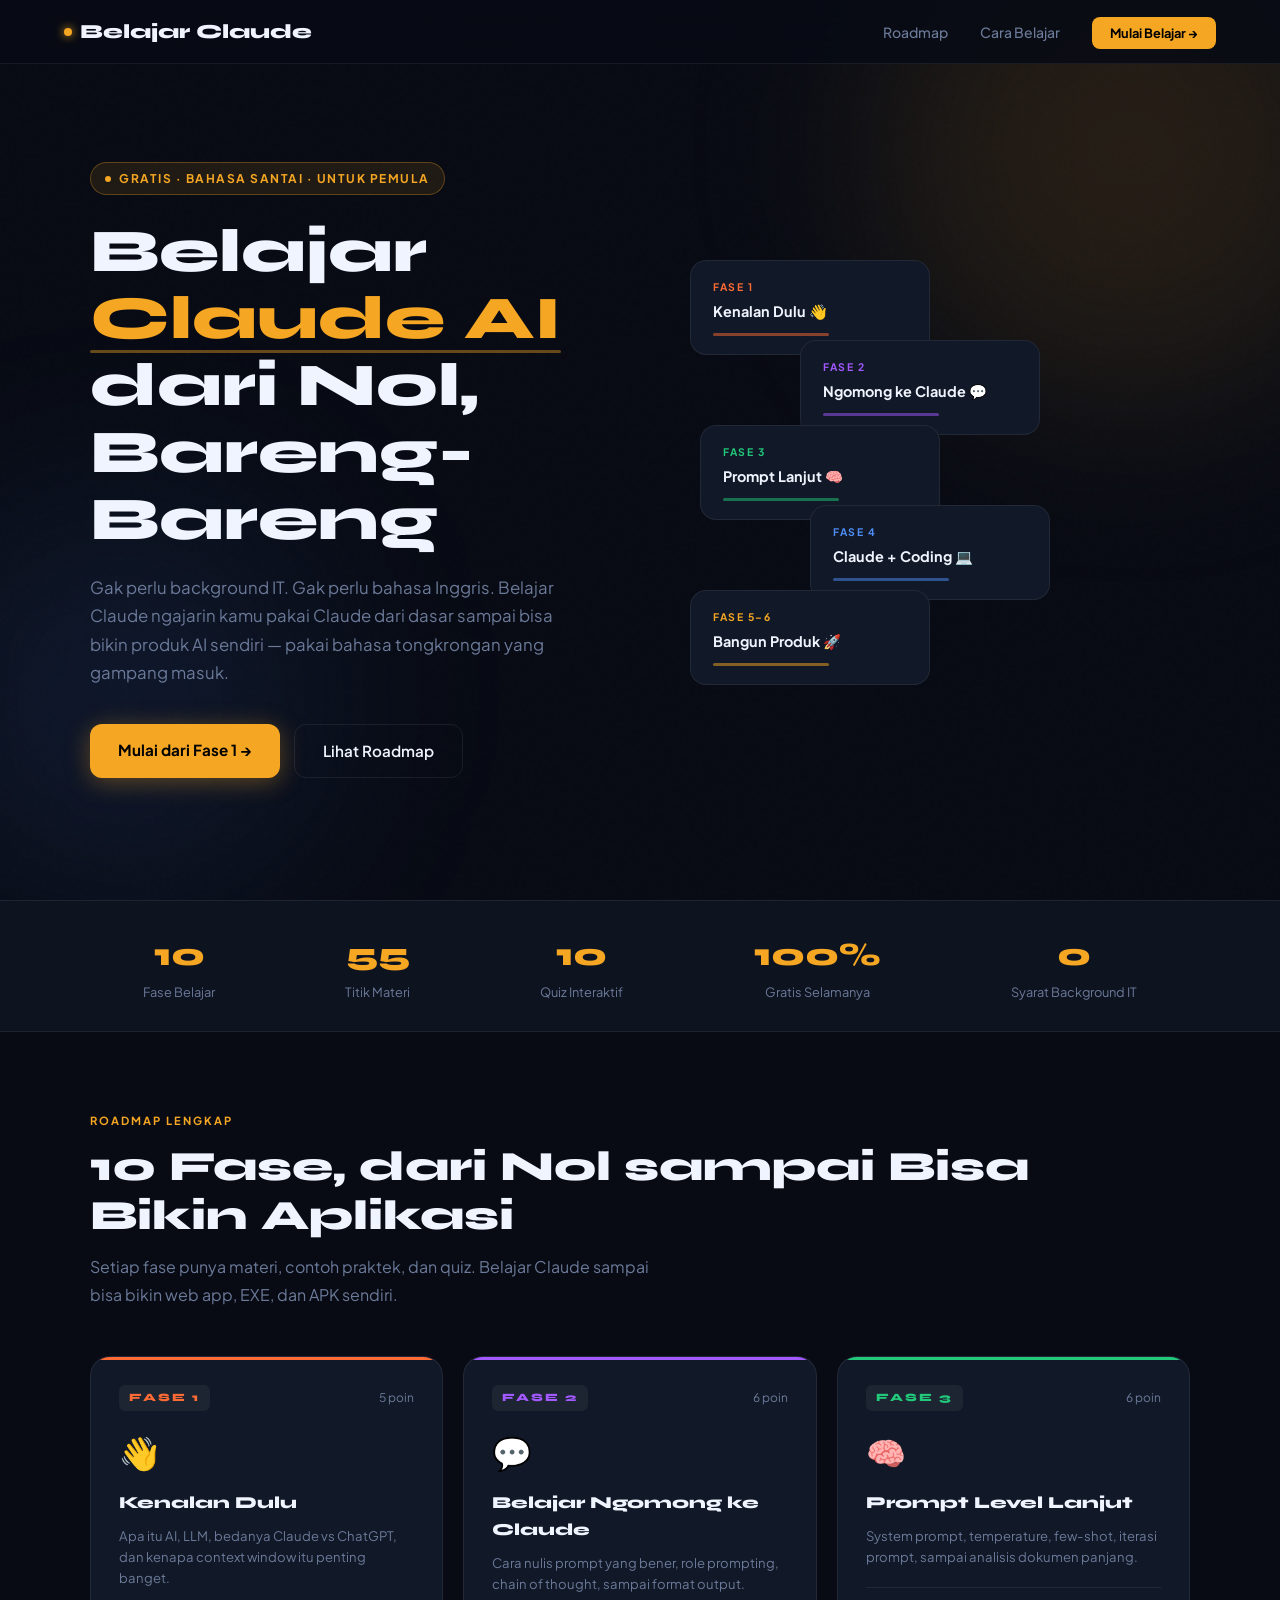
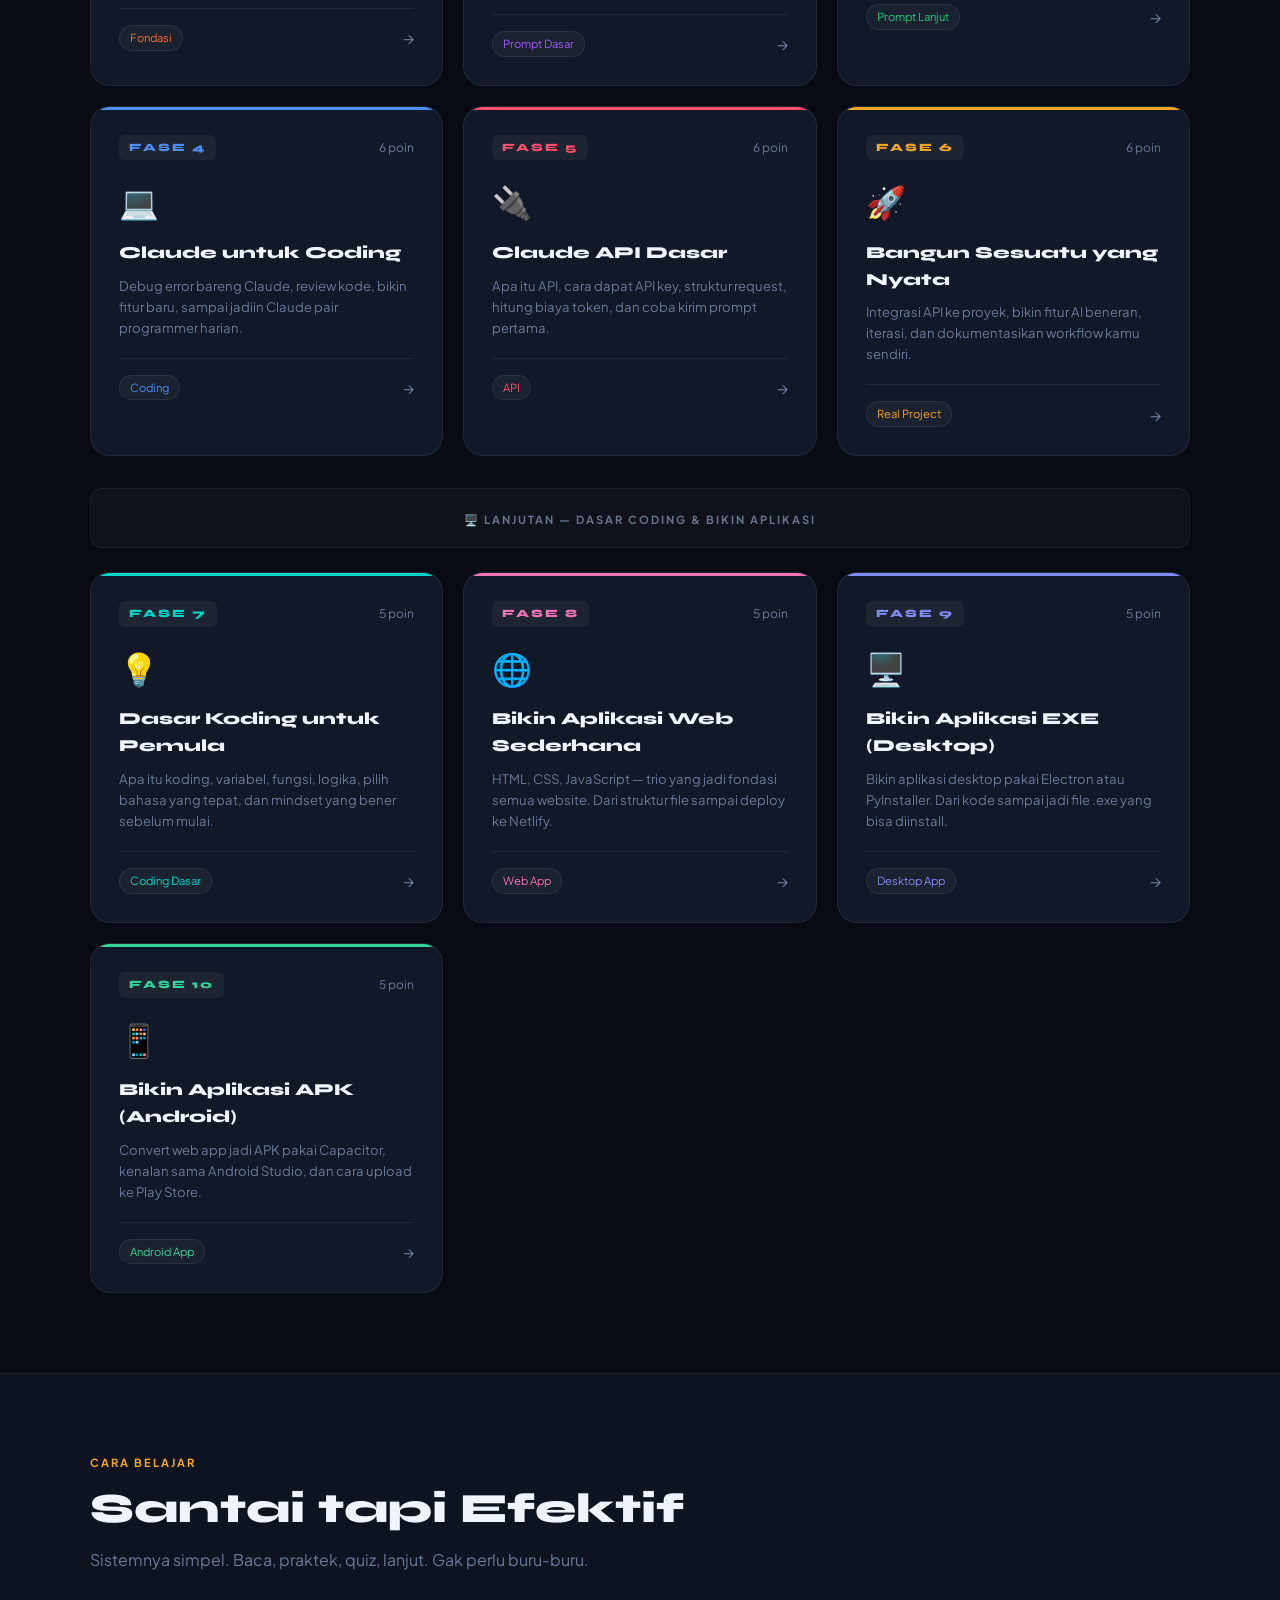
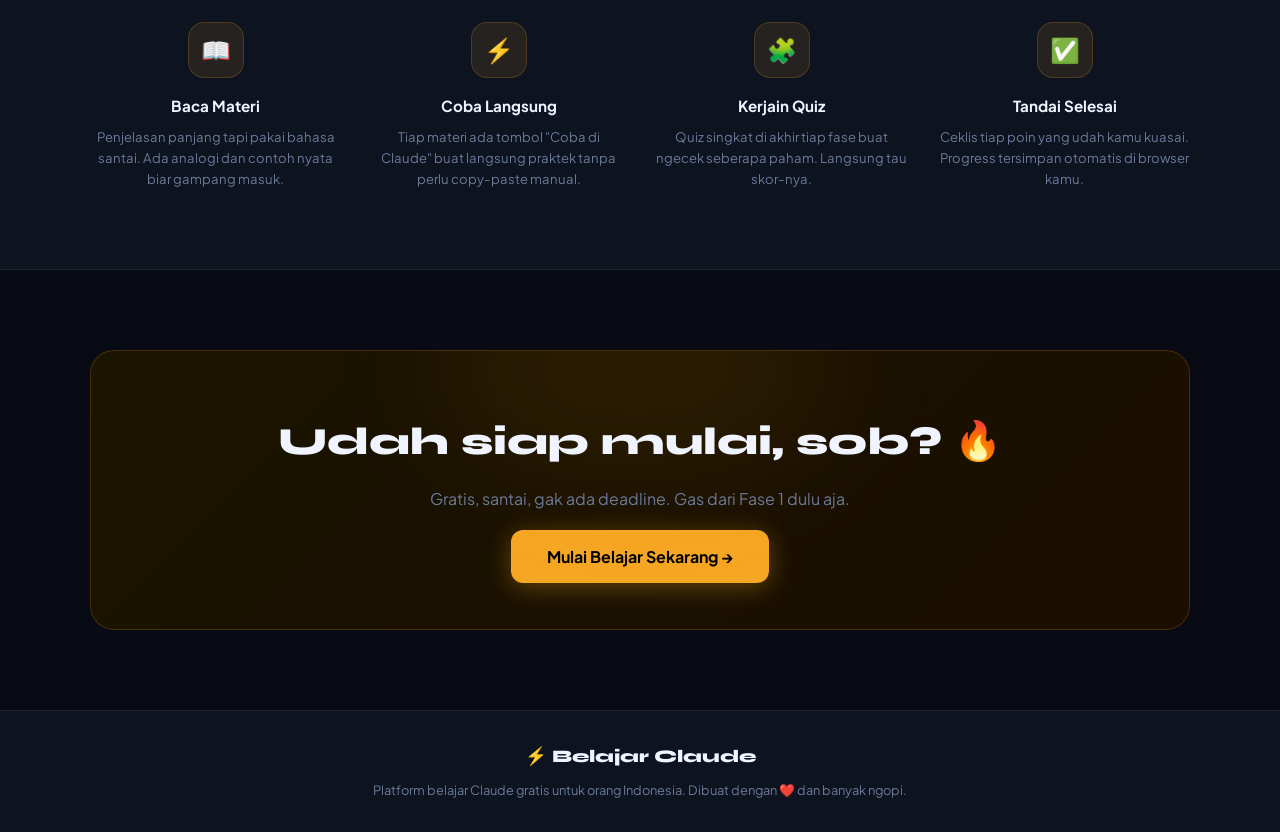
<file: index.html>
<!DOCTYPE html>
<html lang="id">
<head>
  <meta charset="UTF-8" />
  <meta name="viewport" content="width=device-width, initial-scale=1.0"/>
  <title>Belajar Claude — Belajar Claude dari Nol</title>
  <link rel="preconnect" href="https://fonts.googleapis.com">
  <link href="https://fonts.googleapis.com/css2?family=Syne:wght@700;800&family=Plus+Jakarta+Sans:wght@400;500;600;700&display=swap" rel="stylesheet">
  <style>
    *, *::before, *::after { box-sizing: border-box; margin: 0; padding: 0; }

    :root {
      --bg:       #080b14;
      --bg2:      #0e1320;
      --bg3:      #131929;
      --accent:   #f5a623;
      --accent2:  #ff6b35;
      --blue:     #4f8ef7;
      --green:    #22c97a;
      --purple:   #a259ff;
      --red:      #ff4e6a;
      --teal:     #00d4c8;
      --text:     #f0f4ff;
      --muted:    #6b7a99;
      --card:     #111827;
      --border:   rgba(255,255,255,0.07);
    }

    html { scroll-behavior: smooth; }

    body {
      background: var(--bg);
      color: var(--text);
      font-family: 'Plus Jakarta Sans', sans-serif;
      overflow-x: hidden;
      line-height: 1.6;
    }

    /* ── NOISE OVERLAY ── */
    body::before {
      content: '';
      position: fixed;
      inset: 0;
      background-image: url("data:image/svg+xml,%3Csvg viewBox='0 0 256 256' xmlns='http://www.w3.org/2000/svg'%3E%3Cfilter id='noise'%3E%3CfeTurbulence type='fractalNoise' baseFrequency='0.9' numOctaves='4' stitchTiles='stitch'/%3E%3C/filter%3E%3Crect width='100%25' height='100%25' filter='url(%23noise)' opacity='0.03'/%3E%3C/svg%3E");
      pointer-events: none;
      z-index: 0;
      opacity: 0.4;
    }

    /* ── NAVBAR ── */
    nav {
      position: fixed;
      top: 0; left: 0; right: 0;
      z-index: 100;
      padding: 0 5%;
      height: 64px;
      display: flex;
      align-items: center;
      justify-content: space-between;
      background: rgba(8,11,20,0.85);
      backdrop-filter: blur(20px);
      border-bottom: 1px solid var(--border);
    }

    .logo {
      font-family: 'Syne', sans-serif;
      font-size: 1.25rem;
      font-weight: 800;
      color: var(--text);
      text-decoration: none;
      display: flex;
      align-items: center;
      gap: 8px;
    }

    .logo-dot {
      width: 8px; height: 8px;
      border-radius: 50%;
      background: var(--accent);
      box-shadow: 0 0 10px var(--accent);
      animation: pulse 2s infinite;
    }

    @keyframes pulse {
      0%, 100% { transform: scale(1); opacity: 1; }
      50% { transform: scale(1.4); opacity: 0.6; }
    }

    .nav-links {
      display: flex;
      align-items: center;
      gap: 32px;
      list-style: none;
    }

    .nav-links a {
      color: var(--muted);
      text-decoration: none;
      font-size: 0.875rem;
      font-weight: 500;
      transition: color 0.2s;
    }

    .nav-links a:hover { color: var(--text); }

    .btn-nav {
      background: var(--accent);
      color: #000 !important;
      padding: 8px 18px;
      border-radius: 8px;
      font-weight: 700 !important;
      font-size: 0.8rem !important;
      transition: opacity 0.2s !important;
    }
    .btn-nav:hover { opacity: 0.85; }

    /* ── HERO ── */
    .hero {
      position: relative;
      min-height: 100vh;
      display: flex;
      align-items: center;
      padding: 100px 5% 60px;
      overflow: hidden;
    }

    /* Glow blobs */
    .blob {
      position: absolute;
      border-radius: 50%;
      filter: blur(100px);
      pointer-events: none;
    }
    .blob-1 {
      width: 500px; height: 500px;
      background: rgba(245,166,35,0.12);
      top: -100px; right: -100px;
      animation: drift 8s ease-in-out infinite alternate;
    }
    .blob-2 {
      width: 400px; height: 400px;
      background: rgba(79,142,247,0.1);
      bottom: 0; left: -80px;
      animation: drift 10s ease-in-out infinite alternate-reverse;
    }
    @keyframes drift {
      from { transform: translate(0, 0); }
      to   { transform: translate(30px, 30px); }
    }

    .hero-inner {
      position: relative;
      z-index: 1;
      max-width: 1100px;
      margin: 0 auto;
      width: 100%;
      display: grid;
      grid-template-columns: 1fr 1fr;
      gap: 60px;
      align-items: center;
    }

    .hero-badge {
      display: inline-flex;
      align-items: center;
      gap: 8px;
      background: rgba(245,166,35,0.1);
      border: 1px solid rgba(245,166,35,0.3);
      color: var(--accent);
      font-size: 0.75rem;
      font-weight: 700;
      letter-spacing: 1.5px;
      text-transform: uppercase;
      padding: 6px 14px;
      border-radius: 20px;
      margin-bottom: 24px;
    }

    .hero-badge span { width: 6px; height: 6px; background: var(--accent); border-radius: 50%; }

    h1 {
      font-family: 'Syne', sans-serif;
      font-size: clamp(2.4rem, 5vw, 3.8rem);
      font-weight: 800;
      line-height: 1.1;
      margin-bottom: 20px;
    }

    h1 .highlight {
      position: relative;
      color: var(--accent);
    }

    h1 .highlight::after {
      content: '';
      position: absolute;
      bottom: 2px; left: 0; right: 0;
      height: 3px;
      background: var(--accent);
      opacity: 0.4;
      border-radius: 2px;
    }

    .hero-desc {
      color: var(--muted);
      font-size: 1.05rem;
      max-width: 480px;
      margin-bottom: 36px;
      line-height: 1.7;
    }

    .hero-cta {
      display: flex;
      gap: 14px;
      flex-wrap: wrap;
    }

    .btn-primary {
      background: var(--accent);
      color: #000;
      font-family: 'Plus Jakarta Sans', sans-serif;
      font-weight: 700;
      font-size: 0.95rem;
      padding: 14px 28px;
      border-radius: 12px;
      text-decoration: none;
      border: none;
      cursor: pointer;
      transition: transform 0.2s, box-shadow 0.2s;
      box-shadow: 0 4px 24px rgba(245,166,35,0.35);
    }
    .btn-primary:hover {
      transform: translateY(-2px);
      box-shadow: 0 8px 32px rgba(245,166,35,0.45);
    }

    .btn-ghost {
      background: transparent;
      color: var(--text);
      font-family: 'Plus Jakarta Sans', sans-serif;
      font-weight: 600;
      font-size: 0.95rem;
      padding: 14px 28px;
      border-radius: 12px;
      text-decoration: none;
      border: 1px solid var(--border);
      cursor: pointer;
      transition: border-color 0.2s, background 0.2s;
    }
    .btn-ghost:hover {
      border-color: rgba(255,255,255,0.2);
      background: rgba(255,255,255,0.04);
    }

    /* Hero visual — phase mini cards */
    .hero-visual {
      position: relative;
    }

    .phase-stack {
      position: relative;
      height: 420px;
    }

    .mini-card {
      position: absolute;
      background: var(--card);
      border: 1px solid var(--border);
      border-radius: 16px;
      padding: 18px 22px;
      width: 240px;
      animation: floatUp 0.6s ease both;
    }

    .mini-card:nth-child(1) { top: 0; left: 20px; animation-delay: 0.1s; }
    .mini-card:nth-child(2) { top: 80px; left: 130px; animation-delay: 0.2s; }
    .mini-card:nth-child(3) { top: 165px; left: 30px; animation-delay: 0.3s; }
    .mini-card:nth-child(4) { top: 245px; left: 140px; animation-delay: 0.4s; }
    .mini-card:nth-child(5) { top: 330px; left: 20px; animation-delay: 0.5s; }

    @keyframes floatUp {
      from { opacity: 0; transform: translateY(20px); }
      to   { opacity: 1; transform: translateY(0); }
    }

    .mc-fase {
      font-size: 0.65rem;
      font-weight: 700;
      letter-spacing: 1.5px;
      text-transform: uppercase;
      margin-bottom: 4px;
    }

    .mc-title {
      font-weight: 700;
      font-size: 0.9rem;
      color: var(--text);
    }

    .mc-bar {
      height: 3px;
      border-radius: 2px;
      margin-top: 10px;
      width: 60%;
    }

    /* ── STATS ── */
    .stats {
      position: relative;
      z-index: 1;
      background: var(--bg2);
      border-top: 1px solid var(--border);
      border-bottom: 1px solid var(--border);
      padding: 28px 5%;
    }

    .stats-inner {
      max-width: 1100px;
      margin: 0 auto;
      display: flex;
      justify-content: space-around;
      flex-wrap: wrap;
      gap: 24px;
    }

    .stat-item {
      text-align: center;
    }

    .stat-num {
      font-family: 'Syne', sans-serif;
      font-size: 2rem;
      font-weight: 800;
      color: var(--accent);
    }

    .stat-label {
      font-size: 0.8rem;
      color: var(--muted);
      margin-top: 2px;
    }

    /* ── SECTION ── */
    section {
      position: relative;
      z-index: 1;
      padding: 80px 5%;
    }

    .section-label {
      font-size: 0.7rem;
      font-weight: 700;
      letter-spacing: 2px;
      text-transform: uppercase;
      color: var(--accent);
      margin-bottom: 12px;
    }

    .section-title {
      font-family: 'Syne', sans-serif;
      font-size: clamp(1.8rem, 3.5vw, 2.6rem);
      font-weight: 800;
      margin-bottom: 12px;
      line-height: 1.2;
    }

    .section-sub {
      color: var(--muted);
      font-size: 1rem;
      max-width: 560px;
      line-height: 1.7;
    }

    /* ── FASE CARDS ── */
    .phases-grid {
      display: grid;
      grid-template-columns: repeat(3, 1fr);
      gap: 20px;
      margin-top: 48px;
    }

    .phase-card {
      background: var(--card);
      border: 1px solid var(--border);
      border-radius: 20px;
      padding: 28px;
      text-decoration: none;
      color: var(--text);
      display: block;
      transition: transform 0.25s, border-color 0.25s, box-shadow 0.25s;
      position: relative;
      overflow: hidden;
    }

    .phase-card::before {
      content: '';
      position: absolute;
      top: 0; left: 0; right: 0;
      height: 3px;
      border-radius: 20px 20px 0 0;
      background: var(--c);
    }

    .phase-card:hover {
      transform: translateY(-5px);
      border-color: rgba(255,255,255,0.14);
      box-shadow: 0 12px 40px rgba(0,0,0,0.4);
    }

    .pc-top {
      display: flex;
      align-items: center;
      justify-content: space-between;
      margin-bottom: 16px;
    }

    .pc-num {
      font-family: 'Syne', sans-serif;
      font-size: 0.7rem;
      font-weight: 800;
      letter-spacing: 2px;
      padding: 4px 10px;
      border-radius: 6px;
      background: rgba(255,255,255,0.05);
      color: var(--c);
    }

    .pc-poin {
      font-size: 0.75rem;
      color: var(--muted);
    }

    .pc-icon {
      font-size: 2rem;
      margin-bottom: 12px;
      display: block;
    }

    .pc-title {
      font-family: 'Syne', sans-serif;
      font-weight: 800;
      font-size: 1.05rem;
      margin-bottom: 8px;
    }

    .pc-desc {
      font-size: 0.82rem;
      color: var(--muted);
      line-height: 1.6;
    }

    .pc-footer {
      display: flex;
      align-items: center;
      justify-content: space-between;
      margin-top: 20px;
      padding-top: 16px;
      border-top: 1px solid var(--border);
    }

    .pc-tag {
      font-size: 0.7rem;
      color: var(--c);
      background: rgba(255,255,255,0.04);
      border: 1px solid rgba(255,255,255,0.08);
      padding: 3px 10px;
      border-radius: 20px;
    }

    .pc-arrow {
      color: var(--muted);
      font-size: 1rem;
      transition: transform 0.2s, color 0.2s;
    }

    .phase-card:hover .pc-arrow {
      transform: translateX(4px);
      color: var(--c);
    }

    /* ── HOW IT WORKS ── */
    .how-bg {
      background: var(--bg2);
      border-top: 1px solid var(--border);
      border-bottom: 1px solid var(--border);
    }

    .steps {
      display: grid;
      grid-template-columns: repeat(4, 1fr);
      gap: 32px;
      margin-top: 48px;
    }

    .step {
      text-align: center;
      opacity: 0;
      animation: fadeUp 0.5s ease forwards;
    }

    .step:nth-child(1) { animation-delay: 0.1s; }
    .step:nth-child(2) { animation-delay: 0.2s; }
    .step:nth-child(3) { animation-delay: 0.3s; }
    .step:nth-child(4) { animation-delay: 0.4s; }

    @keyframes fadeUp {
      from { opacity: 0; transform: translateY(16px); }
      to   { opacity: 1; transform: translateY(0); }
    }

    .step-icon {
      width: 56px; height: 56px;
      border-radius: 16px;
      background: rgba(245,166,35,0.1);
      border: 1px solid rgba(245,166,35,0.2);
      display: flex;
      align-items: center;
      justify-content: center;
      font-size: 1.5rem;
      margin: 0 auto 16px;
    }

    .step-title {
      font-weight: 700;
      font-size: 0.95rem;
      margin-bottom: 8px;
    }

    .step-desc {
      font-size: 0.82rem;
      color: var(--muted);
      line-height: 1.6;
    }

    /* ── CTA BOTTOM ── */
    .cta-box {
      max-width: 1100px;
      margin: 0 auto;
      background: linear-gradient(135deg, #1a1400, #1a0e00);
      border: 1px solid rgba(245,166,35,0.2);
      border-radius: 24px;
      padding: 60px 48px;
      text-align: center;
      position: relative;
      overflow: hidden;
    }

    .cta-box::before {
      content: '';
      position: absolute;
      top: -80px; left: 50%;
      transform: translateX(-50%);
      width: 400px; height: 200px;
      background: rgba(245,166,35,0.08);
      filter: blur(60px);
      border-radius: 50%;
    }

    .cta-box h2 {
      font-family: 'Syne', sans-serif;
      font-size: clamp(1.8rem, 3vw, 2.4rem);
      font-weight: 800;
      margin-bottom: 14px;
      position: relative;
    }

    .cta-box p {
      color: var(--muted);
      font-size: 1rem;
      margin-bottom: 32px;
      position: relative;
    }

    /* ── FOOTER ── */
    footer {
      background: var(--bg2);
      border-top: 1px solid var(--border);
      padding: 32px 5%;
      text-align: center;
    }

    .footer-logo {
      font-family: 'Syne', sans-serif;
      font-size: 1.1rem;
      font-weight: 800;
      margin-bottom: 8px;
    }

    .footer-text {
      font-size: 0.8rem;
      color: var(--muted);
    }

    /* ── RESPONSIVE ── */
    @media (max-width: 900px) {
      .hero-inner { grid-template-columns: 1fr; }
      .hero-visual { display: none; }
      .phases-grid { grid-template-columns: 1fr 1fr; }
      .steps { grid-template-columns: 1fr 1fr; }
      .nav-links { display: none; }
    }

    @media (max-width: 580px) {
      .phases-grid { grid-template-columns: 1fr; }
      .steps { grid-template-columns: 1fr; }
      .cta-box { padding: 40px 24px; }
    }
  </style>
</head>
<body>

  <!-- NAVBAR -->
  <nav>
    <a href="#" class="logo">
      <div class="logo-dot"></div>
      Belajar Claude
    </a>
    <ul class="nav-links">
      <li><a href="#fase">Roadmap</a></li>
      <li><a href="#cara">Cara Belajar</a></li>
      <li><a href="fase-1.html" class="btn-nav">Mulai Belajar →</a></li>
    </ul>
  </nav>

  <!-- HERO -->
  <section class="hero">
    <div class="blob blob-1"></div>
    <div class="blob blob-2"></div>
    <div class="hero-inner">
      <div class="hero-left">
        <div class="hero-badge"><span></span> Gratis · Bahasa Santai · Untuk Pemula</div>
        <h1>Belajar <span class="highlight">Claude AI</span> dari Nol, Bareng-Bareng</h1>
        <p class="hero-desc">
          Gak perlu background IT. Gak perlu bahasa Inggris. Belajar Claude ngajarin kamu pakai Claude dari dasar sampai bisa bikin produk AI sendiri — pakai bahasa tongkrongan yang gampang masuk.
        </p>
        <div class="hero-cta">
          <a href="fase-1.html" class="btn-primary">Mulai dari Fase 1 →</a>
          <a href="#fase" class="btn-ghost">Lihat Roadmap</a>
        </div>
      </div>

      <!-- Floating mini cards -->
      <div class="hero-visual">
        <div class="phase-stack">
          <div class="mini-card" style="--c:#FF6B35">
            <div class="mc-fase" style="color:#FF6B35">Fase 1</div>
            <div class="mc-title">Kenalan Dulu 👋</div>
            <div class="mc-bar" style="background:#FF6B35;opacity:0.5"></div>
          </div>
          <div class="mini-card" style="--c:#a259ff">
            <div class="mc-fase" style="color:#a259ff">Fase 2</div>
            <div class="mc-title">Ngomong ke Claude 💬</div>
            <div class="mc-bar" style="background:#a259ff;opacity:0.5"></div>
          </div>
          <div class="mini-card" style="--c:#22c97a">
            <div class="mc-fase" style="color:#22c97a">Fase 3</div>
            <div class="mc-title">Prompt Lanjut 🧠</div>
            <div class="mc-bar" style="background:#22c97a;opacity:0.5"></div>
          </div>
          <div class="mini-card" style="--c:#4f8ef7">
            <div class="mc-fase" style="color:#4f8ef7">Fase 4</div>
            <div class="mc-title">Claude + Coding 💻</div>
            <div class="mc-bar" style="background:#4f8ef7;opacity:0.5"></div>
          </div>
          <div class="mini-card" style="--c:#f5a623">
            <div class="mc-fase" style="color:#f5a623">Fase 5–6</div>
            <div class="mc-title">Bangun Produk 🚀</div>
            <div class="mc-bar" style="background:#f5a623;opacity:0.5"></div>
          </div>
        </div>
      </div>
    </div>
  </section>

  <!-- STATS -->
  <div class="stats">
    <div class="stats-inner">
      <div class="stat-item">
        <div class="stat-num">10</div>
        <div class="stat-label">Fase Belajar</div>
      </div>
      <div class="stat-item">
        <div class="stat-num">55</div>
        <div class="stat-label">Titik Materi</div>
      </div>
      <div class="stat-item">
        <div class="stat-num">10</div>
        <div class="stat-label">Quiz Interaktif</div>
      </div>
      <div class="stat-item">
        <div class="stat-num">100%</div>
        <div class="stat-label">Gratis Selamanya</div>
      </div>
      <div class="stat-item">
        <div class="stat-num">0</div>
        <div class="stat-label">Syarat Background IT</div>
      </div>
    </div>
  </div>

  <!-- FASE CARDS -->
  <section id="fase">
    <div style="max-width:1100px;margin:0 auto">
      <div class="section-label">Roadmap Lengkap</div>
      <h2 class="section-title">10 Fase, dari Nol sampai Bisa Bikin Aplikasi</h2>
      <p class="section-sub">Setiap fase punya materi, contoh praktek, dan quiz. Belajar Claude sampai bisa bikin web app, EXE, dan APK sendiri.</p>

      <div class="phases-grid">

        <a href="fase-1.html" class="phase-card" style="--c:#FF6B35">
          <div class="pc-top">
            <span class="pc-num">FASE 1</span>
            <span class="pc-poin">5 poin</span>
          </div>
          <span class="pc-icon">👋</span>
          <div class="pc-title">Kenalan Dulu</div>
          <p class="pc-desc">Apa itu AI, LLM, bedanya Claude vs ChatGPT, dan kenapa context window itu penting banget.</p>
          <div class="pc-footer">
            <span class="pc-tag">Fondasi</span>
            <span class="pc-arrow">→</span>
          </div>
        </a>

        <a href="fase-2.html" class="phase-card" style="--c:#a259ff">
          <div class="pc-top">
            <span class="pc-num">FASE 2</span>
            <span class="pc-poin">6 poin</span>
          </div>
          <span class="pc-icon">💬</span>
          <div class="pc-title">Belajar Ngomong ke Claude</div>
          <p class="pc-desc">Cara nulis prompt yang bener, role prompting, chain of thought, sampai format output.</p>
          <div class="pc-footer">
            <span class="pc-tag">Prompt Dasar</span>
            <span class="pc-arrow">→</span>
          </div>
        </a>

        <a href="fase-3.html" class="phase-card" style="--c:#22c97a">
          <div class="pc-top">
            <span class="pc-num">FASE 3</span>
            <span class="pc-poin">6 poin</span>
          </div>
          <span class="pc-icon">🧠</span>
          <div class="pc-title">Prompt Level Lanjut</div>
          <p class="pc-desc">System prompt, temperature, few-shot, iterasi prompt, sampai analisis dokumen panjang.</p>
          <div class="pc-footer">
            <span class="pc-tag">Prompt Lanjut</span>
            <span class="pc-arrow">→</span>
          </div>
        </a>

        <a href="fase-4.html" class="phase-card" style="--c:#4f8ef7">
          <div class="pc-top">
            <span class="pc-num">FASE 4</span>
            <span class="pc-poin">6 poin</span>
          </div>
          <span class="pc-icon">💻</span>
          <div class="pc-title">Claude untuk Coding</div>
          <p class="pc-desc">Debug error bareng Claude, review kode, bikin fitur baru, sampai jadiin Claude pair programmer harian.</p>
          <div class="pc-footer">
            <span class="pc-tag">Coding</span>
            <span class="pc-arrow">→</span>
          </div>
        </a>

        <a href="fase-5.html" class="phase-card" style="--c:#ff4e6a">
          <div class="pc-top">
            <span class="pc-num">FASE 5</span>
            <span class="pc-poin">6 poin</span>
          </div>
          <span class="pc-icon">🔌</span>
          <div class="pc-title">Claude API Dasar</div>
          <p class="pc-desc">Apa itu API, cara dapat API key, struktur request, hitung biaya token, dan coba kirim prompt pertama.</p>
          <div class="pc-footer">
            <span class="pc-tag">API</span>
            <span class="pc-arrow">→</span>
          </div>
        </a>

        <a href="fase-6.html" class="phase-card" style="--c:#f5a623">
          <div class="pc-top">
            <span class="pc-num">FASE 6</span>
            <span class="pc-poin">6 poin</span>
          </div>
          <span class="pc-icon">🚀</span>
          <div class="pc-title">Bangun Sesuatu yang Nyata</div>
          <p class="pc-desc">Integrasi API ke proyek, bikin fitur AI beneran, iterasi, dan dokumentasikan workflow kamu sendiri.</p>
          <div class="pc-footer">
            <span class="pc-tag">Real Project</span>
            <span class="pc-arrow">→</span>
          </div>
        </a>

        <!-- DIVIDER: FASE CODING -->
        <div style="grid-column:1/-1;margin:12px 0 4px;padding:16px 20px;background:rgba(255,255,255,0.03);border:1px solid rgba(255,255,255,0.06);border-radius:12px;text-align:center;">
          <span style="font-size:0.7rem;letter-spacing:2px;text-transform:uppercase;color:#64748b;font-weight:700">🖥️ Lanjutan — Dasar Coding & Bikin Aplikasi</span>
        </div>

        <a href="fase-7.html" class="phase-card" style="--c:#00d4c8">
          <div class="pc-top">
            <span class="pc-num">FASE 7</span>
            <span class="pc-poin">5 poin</span>
          </div>
          <span class="pc-icon">💡</span>
          <div class="pc-title">Dasar Koding untuk Pemula</div>
          <p class="pc-desc">Apa itu koding, variabel, fungsi, logika, pilih bahasa yang tepat, dan mindset yang bener sebelum mulai.</p>
          <div class="pc-footer">
            <span class="pc-tag">Coding Dasar</span>
            <span class="pc-arrow">→</span>
          </div>
        </a>

        <a href="fase-8.html" class="phase-card" style="--c:#f472b6">
          <div class="pc-top">
            <span class="pc-num">FASE 8</span>
            <span class="pc-poin">5 poin</span>
          </div>
          <span class="pc-icon">🌐</span>
          <div class="pc-title">Bikin Aplikasi Web Sederhana</div>
          <p class="pc-desc">HTML, CSS, JavaScript — trio yang jadi fondasi semua website. Dari struktur file sampai deploy ke Netlify.</p>
          <div class="pc-footer">
            <span class="pc-tag">Web App</span>
            <span class="pc-arrow">→</span>
          </div>
        </a>

        <a href="fase-9.html" class="phase-card" style="--c:#818cf8">
          <div class="pc-top">
            <span class="pc-num">FASE 9</span>
            <span class="pc-poin">5 poin</span>
          </div>
          <span class="pc-icon">🖥️</span>
          <div class="pc-title">Bikin Aplikasi EXE (Desktop)</div>
          <p class="pc-desc">Bikin aplikasi desktop pakai Electron atau PyInstaller. Dari kode sampai jadi file .exe yang bisa diinstall.</p>
          <div class="pc-footer">
            <span class="pc-tag">Desktop App</span>
            <span class="pc-arrow">→</span>
          </div>
        </a>

        <a href="fase-10.html" class="phase-card" style="--c:#34d399">
          <div class="pc-top">
            <span class="pc-num">FASE 10</span>
            <span class="pc-poin">5 poin</span>
          </div>
          <span class="pc-icon">📱</span>
          <div class="pc-title">Bikin Aplikasi APK (Android)</div>
          <p class="pc-desc">Convert web app jadi APK pakai Capacitor, kenalan sama Android Studio, dan cara upload ke Play Store.</p>
          <div class="pc-footer">
            <span class="pc-tag">Android App</span>
            <span class="pc-arrow">→</span>
          </div>
        </a>

      </div>
    </div>
  </section>

  <!-- HOW IT WORKS -->
  <section id="cara" class="how-bg">
    <div style="max-width:1100px;margin:0 auto">
      <div class="section-label">Cara Belajar</div>
      <h2 class="section-title">Santai tapi Efektif</h2>
      <p class="section-sub">Sistemnya simpel. Baca, praktek, quiz, lanjut. Gak perlu buru-buru.</p>

      <div class="steps">
        <div class="step">
          <div class="step-icon">📖</div>
          <div class="step-title">Baca Materi</div>
          <p class="step-desc">Penjelasan panjang tapi pakai bahasa santai. Ada analogi dan contoh nyata biar gampang masuk.</p>
        </div>
        <div class="step">
          <div class="step-icon">⚡</div>
          <div class="step-title">Coba Langsung</div>
          <p class="step-desc">Tiap materi ada tombol "Coba di Claude" buat langsung praktek tanpa perlu copy-paste manual.</p>
        </div>
        <div class="step">
          <div class="step-icon">🧩</div>
          <div class="step-title">Kerjain Quiz</div>
          <p class="step-desc">Quiz singkat di akhir tiap fase buat ngecek seberapa paham. Langsung tau skor-nya.</p>
        </div>
        <div class="step">
          <div class="step-icon">✅</div>
          <div class="step-title">Tandai Selesai</div>
          <p class="step-desc">Ceklis tiap poin yang udah kamu kuasai. Progress tersimpan otomatis di browser kamu.</p>
        </div>
      </div>
    </div>
  </section>

  <!-- CTA BOTTOM -->
  <section>
    <div class="cta-box">
      <h2>Udah siap mulai, sob? 🔥</h2>
      <p>Gratis, santai, gak ada deadline. Gas dari Fase 1 dulu aja.</p>
      <a href="fase-1.html" class="btn-primary" style="font-size:1rem;padding:16px 36px;">
        Mulai Belajar Sekarang →
      </a>
    </div>
  </section>

  <!-- FOOTER -->
  <footer>
    <div class="footer-logo">⚡ Belajar Claude</div>
    <p class="footer-text">Platform belajar Claude gratis untuk orang Indonesia. Dibuat dengan ❤️ dan banyak ngopi.</p>
  </footer>

</body>
</html>
</file>
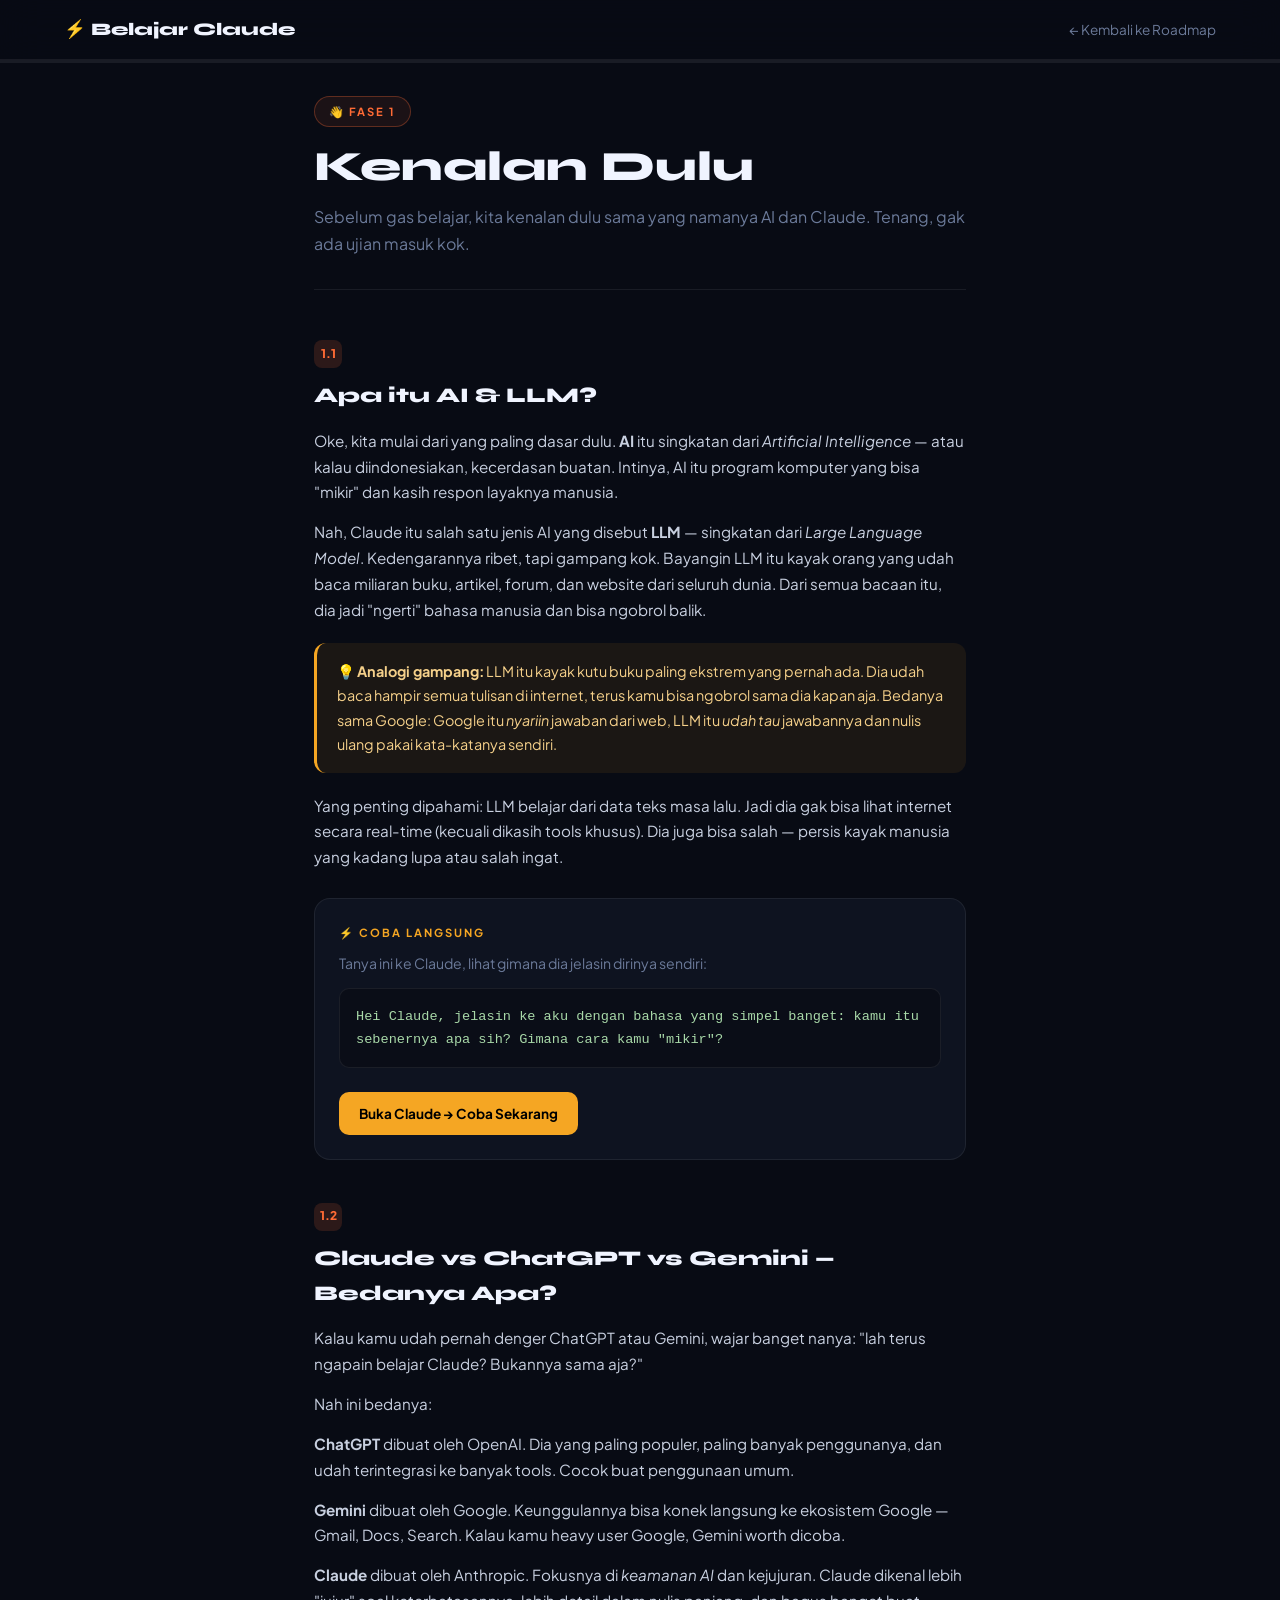
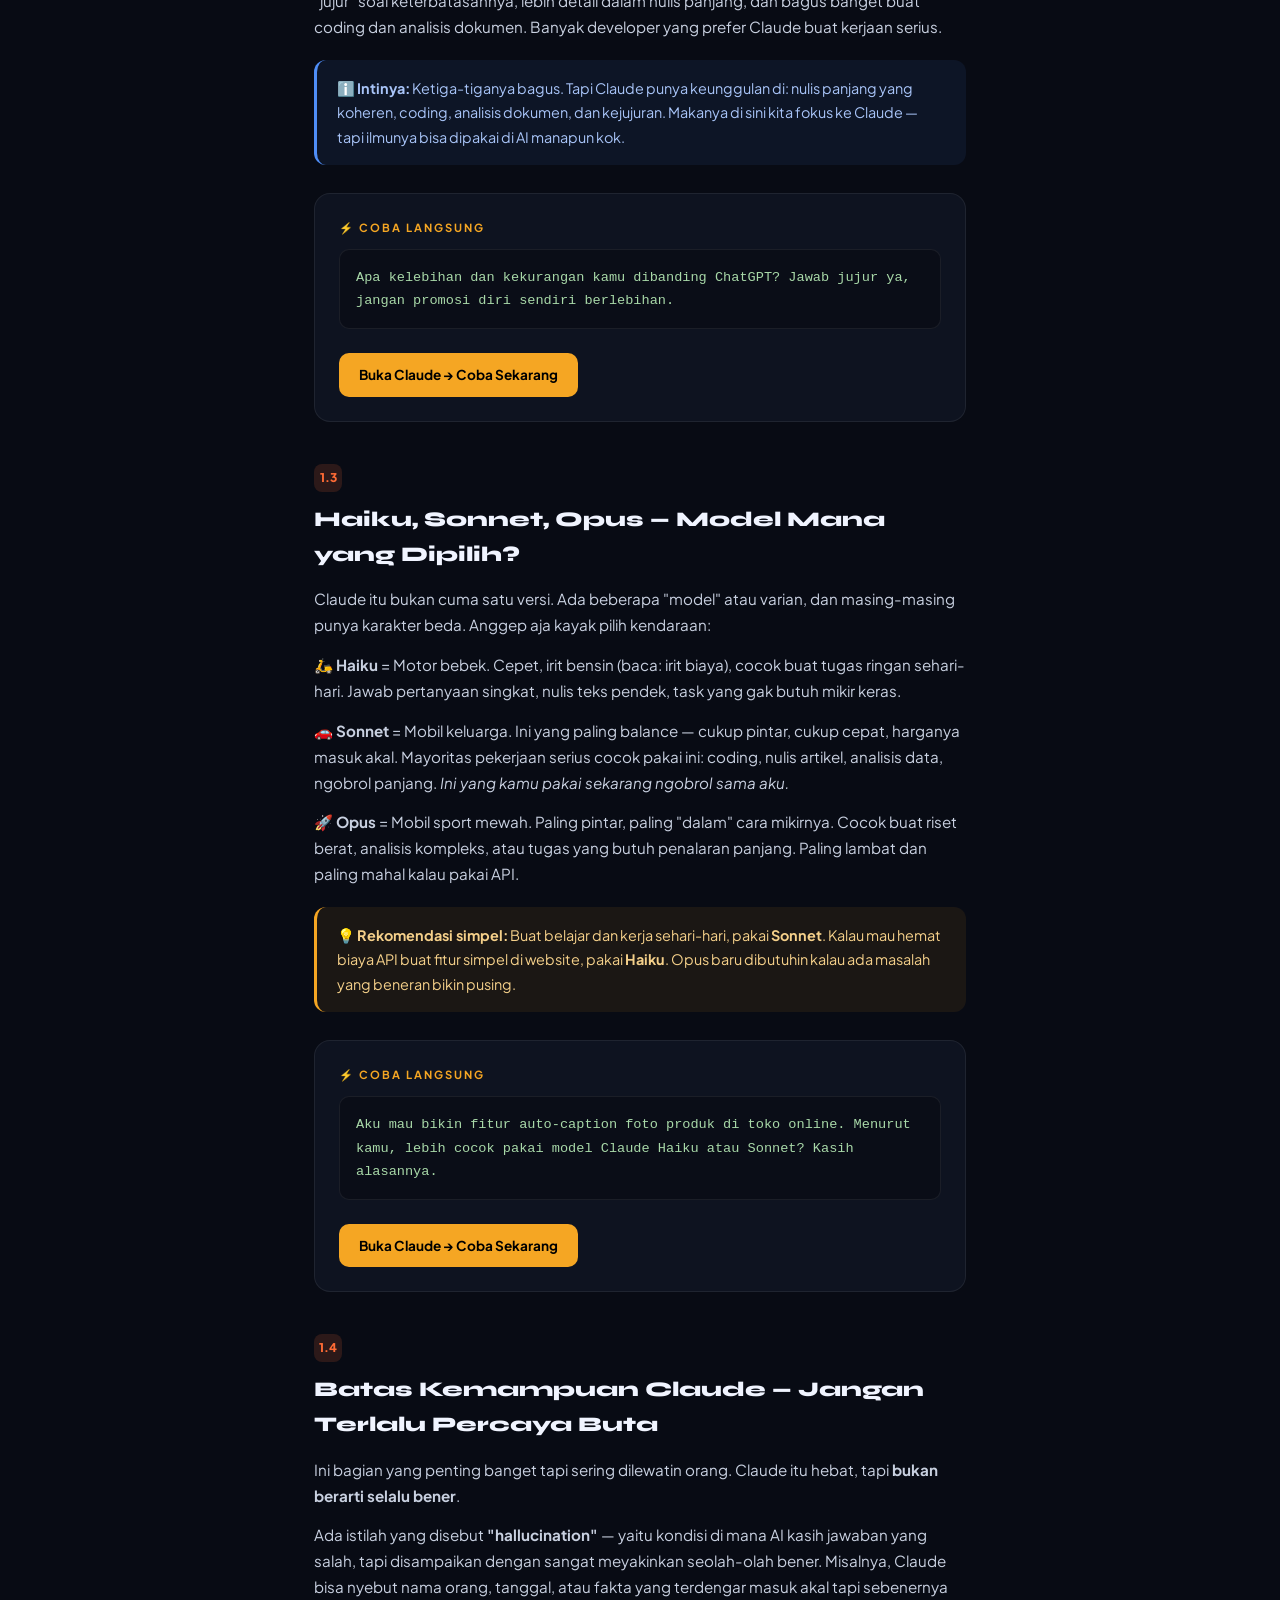
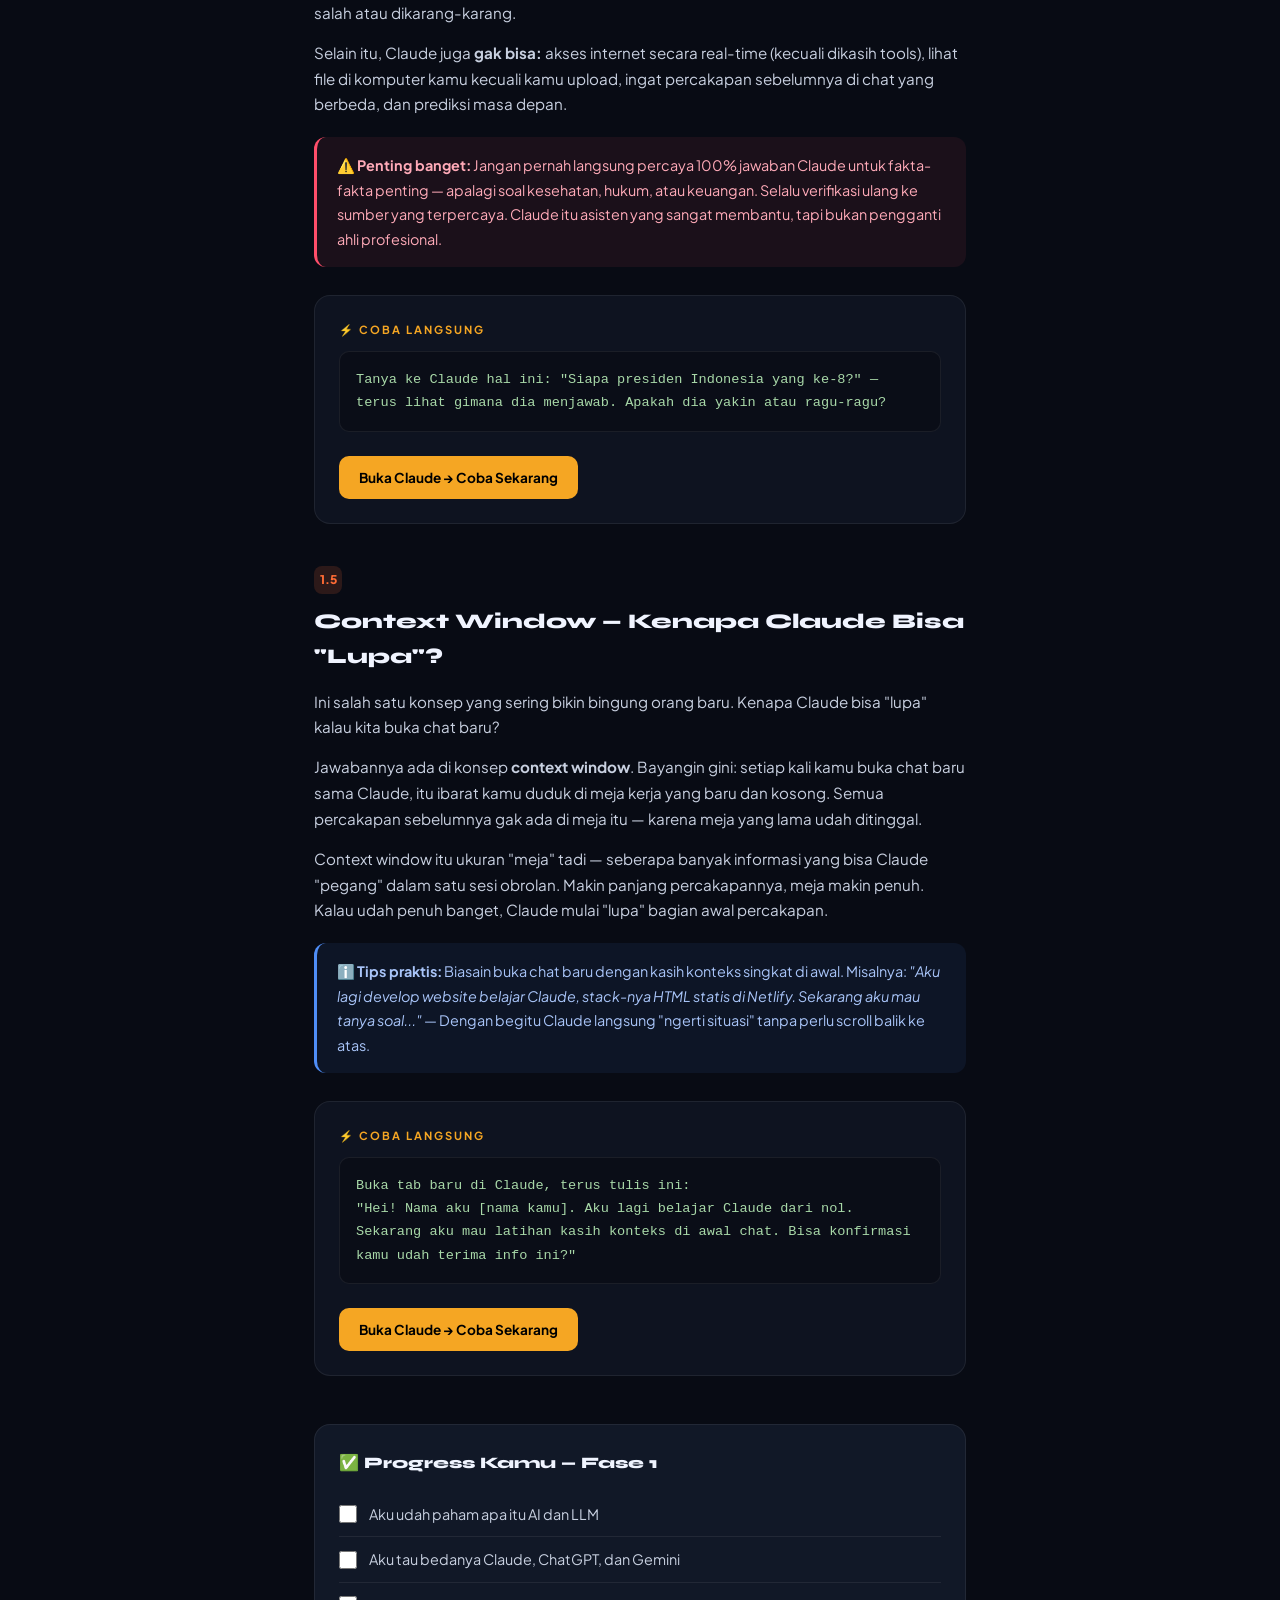
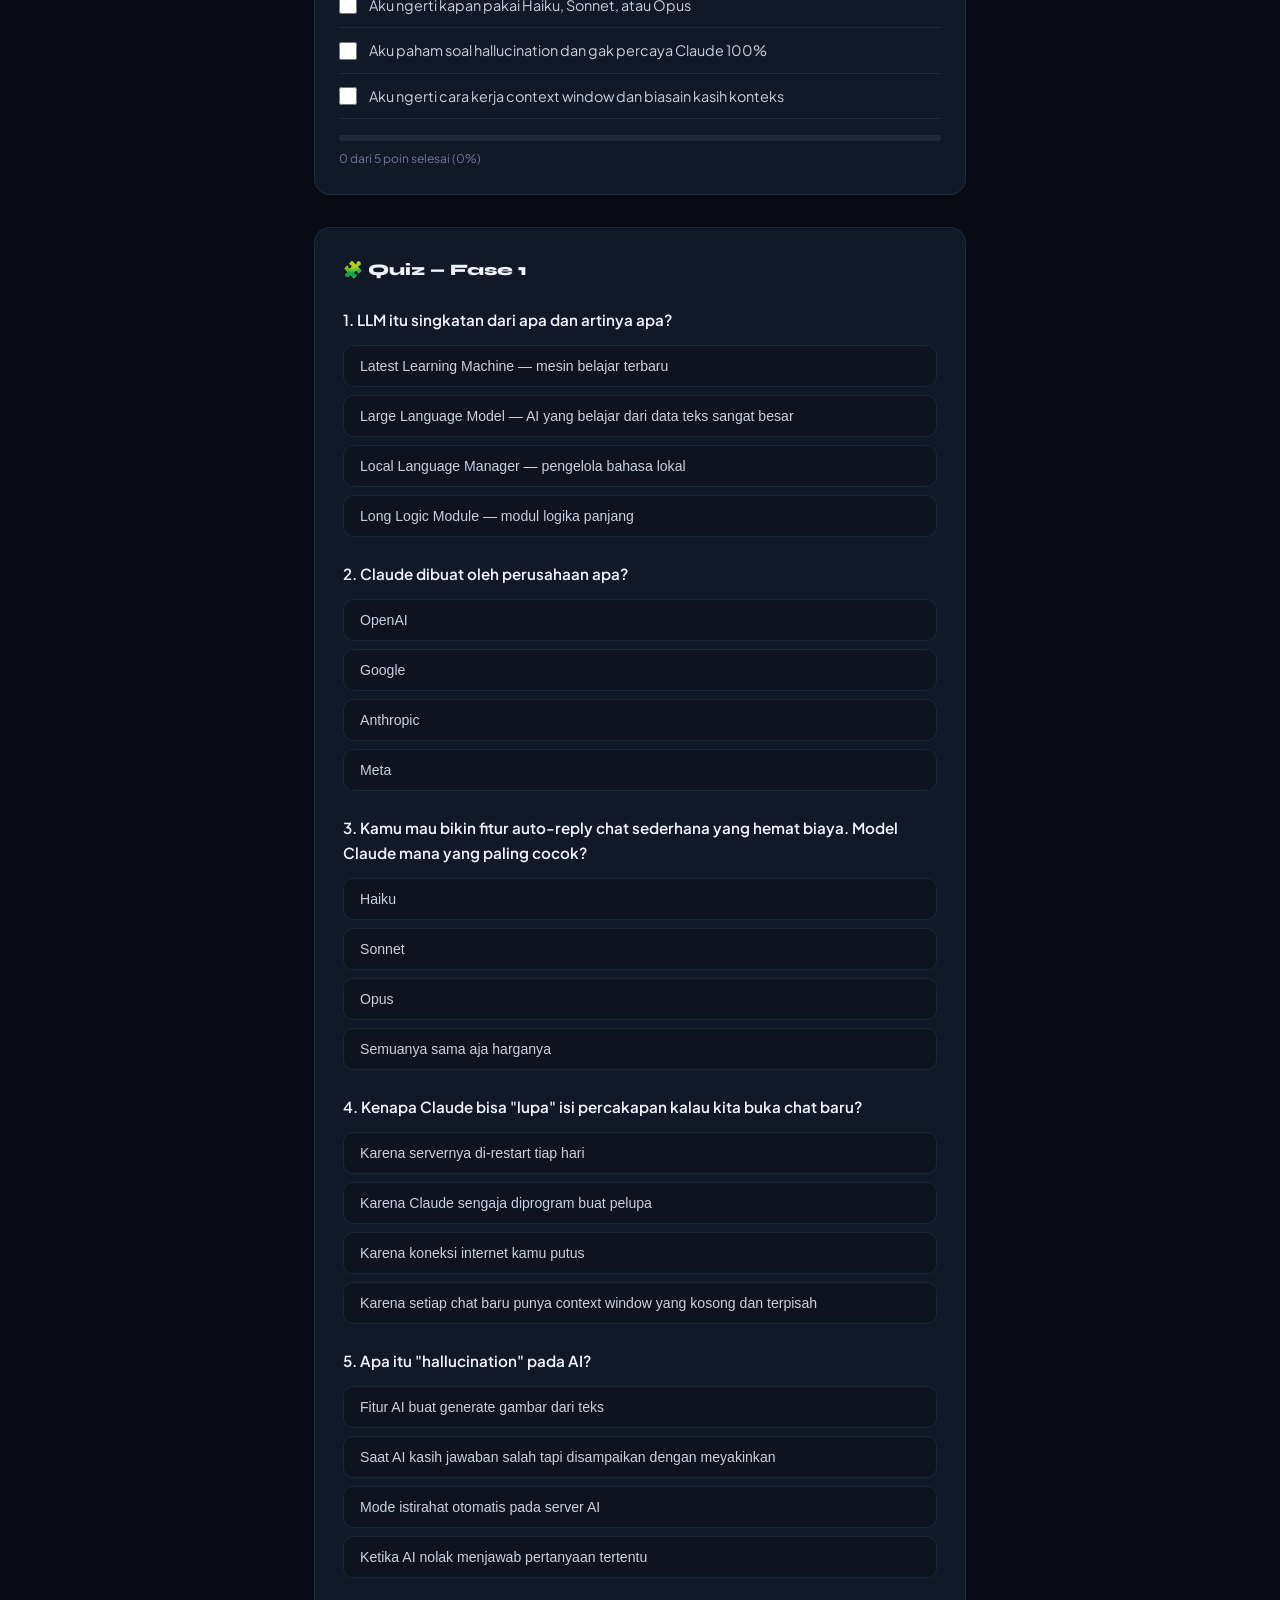
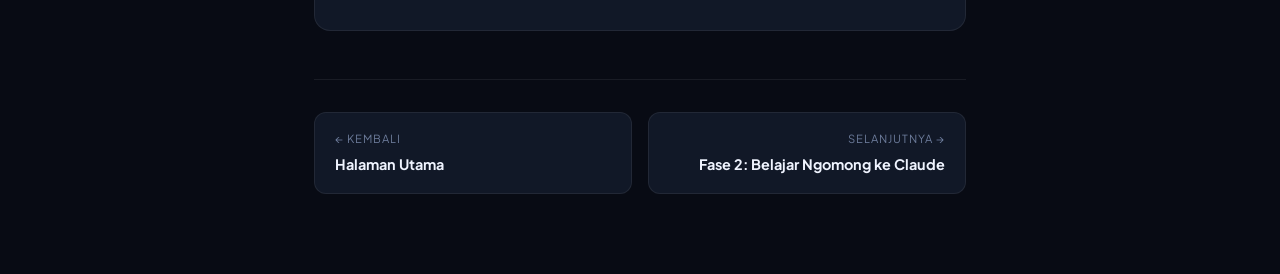
<file: fase-1.html>
<!DOCTYPE html>
<html lang="id">
<head>
  <meta charset="UTF-8"/>
  <meta name="viewport" content="width=device-width, initial-scale=1.0"/>
  <title>Fase 1: Kenalan Dulu — Belajar Claude</title>
  <link rel="preconnect" href="https://fonts.googleapis.com">
  <link href="https://fonts.googleapis.com/css2?family=Syne:wght@700;800&family=Plus+Jakarta+Sans:wght@400;500;600;700&display=swap" rel="stylesheet">
  <link rel="stylesheet" href="style.css">
  <style>:root { --fase-color: #FF6B35; }</style>
</head>
<body data-fase="fase1">
  <nav>
    <a href="index.html" class="logo">⚡ Belajar Claude</a>
    <a href="index.html" class="nav-back">← Kembali ke Roadmap</a>
  </nav>
  <div class="top-progress"><div class="top-progress-fill"></div></div>
  <div class="page-wrap">

    <div class="fase-header">
      <div class="fase-badge" style="color:#FF6B35;border-color:rgba(255,107,53,0.3);background:rgba(255,107,53,0.08)">👋 FASE 1</div>
      <h1 class="fase-title">Kenalan Dulu</h1>
      <p class="fase-sub">Sebelum gas belajar, kita kenalan dulu sama yang namanya AI dan Claude. Tenang, gak ada ujian masuk kok.</p>
    </div>

    <!-- 1.1 -->
    <div class="materi-section">
      <div class="materi-num" style="background:rgba(255,107,53,0.15);color:#FF6B35">1.1</div>
      <h2>Apa itu AI & LLM?</h2>
      <p>Oke, kita mulai dari yang paling dasar dulu. <strong>AI</strong> itu singkatan dari <em>Artificial Intelligence</em> — atau kalau diindonesiakan, kecerdasan buatan. Intinya, AI itu program komputer yang bisa "mikir" dan kasih respon layaknya manusia.</p>
      <p>Nah, Claude itu salah satu jenis AI yang disebut <strong>LLM</strong> — singkatan dari <em>Large Language Model</em>. Kedengarannya ribet, tapi gampang kok. Bayangin LLM itu kayak orang yang udah baca miliaran buku, artikel, forum, dan website dari seluruh dunia. Dari semua bacaan itu, dia jadi "ngerti" bahasa manusia dan bisa ngobrol balik.</p>
      <div class="callout tip">
        💡 <strong>Analogi gampang:</strong> LLM itu kayak kutu buku paling ekstrem yang pernah ada. Dia udah baca hampir semua tulisan di internet, terus kamu bisa ngobrol sama dia kapan aja. Bedanya sama Google: Google itu <em>nyariin</em> jawaban dari web, LLM itu <em>udah tau</em> jawabannya dan nulis ulang pakai kata-katanya sendiri.
      </div>
      <p>Yang penting dipahami: LLM belajar dari data teks masa lalu. Jadi dia gak bisa lihat internet secara real-time (kecuali dikasih tools khusus). Dia juga bisa salah — persis kayak manusia yang kadang lupa atau salah ingat.</p>
      <div class="praktek-box">
        <div class="praktek-label">⚡ Coba Langsung</div>
        <p style="font-size:0.88rem;color:var(--muted);margin-bottom:8px">Tanya ini ke Claude, lihat gimana dia jelasin dirinya sendiri:</p>
        <pre>Hei Claude, jelasin ke aku dengan bahasa yang simpel banget: kamu itu sebenernya apa sih? Gimana cara kamu "mikir"?</pre>
        <a href="https://claude.ai" target="_blank" class="btn-coba">Buka Claude → Coba Sekarang</a>
      </div>
    </div>

    <!-- 1.2 -->
    <div class="materi-section">
      <div class="materi-num" style="background:rgba(255,107,53,0.15);color:#FF6B35">1.2</div>
      <h2>Claude vs ChatGPT vs Gemini — Bedanya Apa?</h2>
      <p>Kalau kamu udah pernah denger ChatGPT atau Gemini, wajar banget nanya: "lah terus ngapain belajar Claude? Bukannya sama aja?"</p>
      <p>Nah ini bedanya:</p>
      <p><strong>ChatGPT</strong> dibuat oleh OpenAI. Dia yang paling populer, paling banyak penggunanya, dan udah terintegrasi ke banyak tools. Cocok buat penggunaan umum.</p>
      <p><strong>Gemini</strong> dibuat oleh Google. Keunggulannya bisa konek langsung ke ekosistem Google — Gmail, Docs, Search. Kalau kamu heavy user Google, Gemini worth dicoba.</p>
      <p><strong>Claude</strong> dibuat oleh Anthropic. Fokusnya di <em>keamanan AI</em> dan kejujuran. Claude dikenal lebih "jujur" soal keterbatasannya, lebih detail dalam nulis panjang, dan bagus banget buat coding dan analisis dokumen. Banyak developer yang prefer Claude buat kerjaan serius.</p>
      <div class="callout info">
        ℹ️ <strong>Intinya:</strong> Ketiga-tiganya bagus. Tapi Claude punya keunggulan di: nulis panjang yang koheren, coding, analisis dokumen, dan kejujuran. Makanya di sini kita fokus ke Claude — tapi ilmunya bisa dipakai di AI manapun kok.
      </div>
      <div class="praktek-box">
        <div class="praktek-label">⚡ Coba Langsung</div>
        <pre>Apa kelebihan dan kekurangan kamu dibanding ChatGPT? Jawab jujur ya, jangan promosi diri sendiri berlebihan.</pre>
        <a href="https://claude.ai" target="_blank" class="btn-coba">Buka Claude → Coba Sekarang</a>
      </div>
    </div>

    <!-- 1.3 -->
    <div class="materi-section">
      <div class="materi-num" style="background:rgba(255,107,53,0.15);color:#FF6B35">1.3</div>
      <h2>Haiku, Sonnet, Opus — Model Mana yang Dipilih?</h2>
      <p>Claude itu bukan cuma satu versi. Ada beberapa "model" atau varian, dan masing-masing punya karakter beda. Anggep aja kayak pilih kendaraan:</p>
      <p><strong>🛵 Haiku</strong> = Motor bebek. Cepet, irit bensin (baca: irit biaya), cocok buat tugas ringan sehari-hari. Jawab pertanyaan singkat, nulis teks pendek, task yang gak butuh mikir keras.</p>
      <p><strong>🚗 Sonnet</strong> = Mobil keluarga. Ini yang paling balance — cukup pintar, cukup cepat, harganya masuk akal. Mayoritas pekerjaan serius cocok pakai ini: coding, nulis artikel, analisis data, ngobrol panjang. <em>Ini yang kamu pakai sekarang ngobrol sama aku.</em></p>
      <p><strong>🚀 Opus</strong> = Mobil sport mewah. Paling pintar, paling "dalam" cara mikirnya. Cocok buat riset berat, analisis kompleks, atau tugas yang butuh penalaran panjang. Paling lambat dan paling mahal kalau pakai API.</p>
      <div class="callout tip">
        💡 <strong>Rekomendasi simpel:</strong> Buat belajar dan kerja sehari-hari, pakai <strong>Sonnet</strong>. Kalau mau hemat biaya API buat fitur simpel di website, pakai <strong>Haiku</strong>. Opus baru dibutuhin kalau ada masalah yang beneran bikin pusing.
      </div>
      <div class="praktek-box">
        <div class="praktek-label">⚡ Coba Langsung</div>
        <pre>Aku mau bikin fitur auto-caption foto produk di toko online. Menurut kamu, lebih cocok pakai model Claude Haiku atau Sonnet? Kasih alasannya.</pre>
        <a href="https://claude.ai" target="_blank" class="btn-coba">Buka Claude → Coba Sekarang</a>
      </div>
    </div>

    <!-- 1.4 -->
    <div class="materi-section">
      <div class="materi-num" style="background:rgba(255,107,53,0.15);color:#FF6B35">1.4</div>
      <h2>Batas Kemampuan Claude — Jangan Terlalu Percaya Buta</h2>
      <p>Ini bagian yang penting banget tapi sering dilewatin orang. Claude itu hebat, tapi <strong>bukan berarti selalu bener</strong>.</p>
      <p>Ada istilah yang disebut <strong>"hallucination"</strong> — yaitu kondisi di mana AI kasih jawaban yang salah, tapi disampaikan dengan sangat meyakinkan seolah-olah bener. Misalnya, Claude bisa nyebut nama orang, tanggal, atau fakta yang terdengar masuk akal tapi sebenernya salah atau dikarang-karang.</p>
      <p>Selain itu, Claude juga <strong>gak bisa:</strong> akses internet secara real-time (kecuali dikasih tools), lihat file di komputer kamu kecuali kamu upload, ingat percakapan sebelumnya di chat yang berbeda, dan prediksi masa depan.</p>
      <div class="callout warn">
        ⚠️ <strong>Penting banget:</strong> Jangan pernah langsung percaya 100% jawaban Claude untuk fakta-fakta penting — apalagi soal kesehatan, hukum, atau keuangan. Selalu verifikasi ulang ke sumber yang terpercaya. Claude itu asisten yang sangat membantu, tapi bukan pengganti ahli profesional.
      </div>
      <div class="praktek-box">
        <div class="praktek-label">⚡ Coba Langsung</div>
        <pre>Tanya ke Claude hal ini: "Siapa presiden Indonesia yang ke-8?" — terus lihat gimana dia menjawab. Apakah dia yakin atau ragu-ragu?</pre>
        <a href="https://claude.ai" target="_blank" class="btn-coba">Buka Claude → Coba Sekarang</a>
      </div>
    </div>

    <!-- 1.5 -->
    <div class="materi-section">
      <div class="materi-num" style="background:rgba(255,107,53,0.15);color:#FF6B35">1.5</div>
      <h2>Context Window — Kenapa Claude Bisa "Lupa"?</h2>
      <p>Ini salah satu konsep yang sering bikin bingung orang baru. Kenapa Claude bisa "lupa" kalau kita buka chat baru?</p>
      <p>Jawabannya ada di konsep <strong>context window</strong>. Bayangin gini: setiap kali kamu buka chat baru sama Claude, itu ibarat kamu duduk di meja kerja yang baru dan kosong. Semua percakapan sebelumnya gak ada di meja itu — karena meja yang lama udah ditinggal.</p>
      <p>Context window itu ukuran "meja" tadi — seberapa banyak informasi yang bisa Claude "pegang" dalam satu sesi obrolan. Makin panjang percakapannya, meja makin penuh. Kalau udah penuh banget, Claude mulai "lupa" bagian awal percakapan.</p>
      <div class="callout info">
        ℹ️ <strong>Tips praktis:</strong> Biasain buka chat baru dengan kasih konteks singkat di awal. Misalnya: <em>"Aku lagi develop website belajar Claude, stack-nya HTML statis di Netlify. Sekarang aku mau tanya soal..."</em> — Dengan begitu Claude langsung "ngerti situasi" tanpa perlu scroll balik ke atas.
      </div>
      <div class="praktek-box">
        <div class="praktek-label">⚡ Coba Langsung</div>
        <pre>Buka tab baru di Claude, terus tulis ini:
"Hei! Nama aku [nama kamu]. Aku lagi belajar Claude dari nol. Sekarang aku mau latihan kasih konteks di awal chat. Bisa konfirmasi kamu udah terima info ini?"</pre>
        <a href="https://claude.ai" target="_blank" class="btn-coba">Buka Claude → Coba Sekarang</a>
      </div>
    </div>

    <!-- CHECKLIST -->
    <div class="checklist-wrap">
      <div class="checklist-title">✅ Progress Kamu — Fase 1</div>
      <div class="check-item"><input type="checkbox" id="c1"><label for="c1">Aku udah paham apa itu AI dan LLM</label></div>
      <div class="check-item"><input type="checkbox" id="c2"><label for="c2">Aku tau bedanya Claude, ChatGPT, dan Gemini</label></div>
      <div class="check-item"><input type="checkbox" id="c3"><label for="c3">Aku ngerti kapan pakai Haiku, Sonnet, atau Opus</label></div>
      <div class="check-item"><input type="checkbox" id="c4"><label for="c4">Aku paham soal hallucination dan gak percaya Claude 100%</label></div>
      <div class="check-item"><input type="checkbox" id="c5"><label for="c5">Aku ngerti cara kerja context window dan biasain kasih konteks</label></div>
      <div class="progress-bar-wrap"><div class="progress-bar-fill"></div></div>
      <div class="progress-text">0 dari 5 poin selesai</div>
    </div>

    <!-- QUIZ -->
    <div class="quiz-wrap">
      <div class="quiz-title">🧩 Quiz — Fase 1</div>
      <div class="quiz-q" data-correct="1">
        <p>1. LLM itu singkatan dari apa dan artinya apa?</p>
        <div class="quiz-options">
          <button class="quiz-opt">Latest Learning Machine — mesin belajar terbaru</button>
          <button class="quiz-opt">Large Language Model — AI yang belajar dari data teks sangat besar</button>
          <button class="quiz-opt">Local Language Manager — pengelola bahasa lokal</button>
          <button class="quiz-opt">Long Logic Module — modul logika panjang</button>
        </div>
      </div>
      <div class="quiz-q" data-correct="2">
        <p>2. Claude dibuat oleh perusahaan apa?</p>
        <div class="quiz-options">
          <button class="quiz-opt">OpenAI</button>
          <button class="quiz-opt">Google</button>
          <button class="quiz-opt">Anthropic</button>
          <button class="quiz-opt">Meta</button>
        </div>
      </div>
      <div class="quiz-q" data-correct="0">
        <p>3. Kamu mau bikin fitur auto-reply chat sederhana yang hemat biaya. Model Claude mana yang paling cocok?</p>
        <div class="quiz-options">
          <button class="quiz-opt">Haiku</button>
          <button class="quiz-opt">Sonnet</button>
          <button class="quiz-opt">Opus</button>
          <button class="quiz-opt">Semuanya sama aja harganya</button>
        </div>
      </div>
      <div class="quiz-q" data-correct="3">
        <p>4. Kenapa Claude bisa "lupa" isi percakapan kalau kita buka chat baru?</p>
        <div class="quiz-options">
          <button class="quiz-opt">Karena servernya di-restart tiap hari</button>
          <button class="quiz-opt">Karena Claude sengaja diprogram buat pelupa</button>
          <button class="quiz-opt">Karena koneksi internet kamu putus</button>
          <button class="quiz-opt">Karena setiap chat baru punya context window yang kosong dan terpisah</button>
        </div>
      </div>
      <div class="quiz-q" data-correct="1">
        <p>5. Apa itu "hallucination" pada AI?</p>
        <div class="quiz-options">
          <button class="quiz-opt">Fitur AI buat generate gambar dari teks</button>
          <button class="quiz-opt">Saat AI kasih jawaban salah tapi disampaikan dengan meyakinkan</button>
          <button class="quiz-opt">Mode istirahat otomatis pada server AI</button>
          <button class="quiz-opt">Ketika AI nolak menjawab pertanyaan tertentu</button>
        </div>
      </div>
      <div class="quiz-result">
        <div class="quiz-score"></div>
        <div class="quiz-msg"></div>
      </div>
    </div>

    <div class="fase-nav">
      <a href="index.html">
        <span class="fn-label">← Kembali</span>
        <span class="fn-title">Halaman Utama</span>
      </a>
      <a href="fase-2.html" class="fn-next">
        <span class="fn-label">Selanjutnya →</span>
        <span class="fn-title">Fase 2: Belajar Ngomong ke Claude</span>
      </a>
    </div>

  </div>
  <script src="main.js"></script>
</body>
</html>
</file>
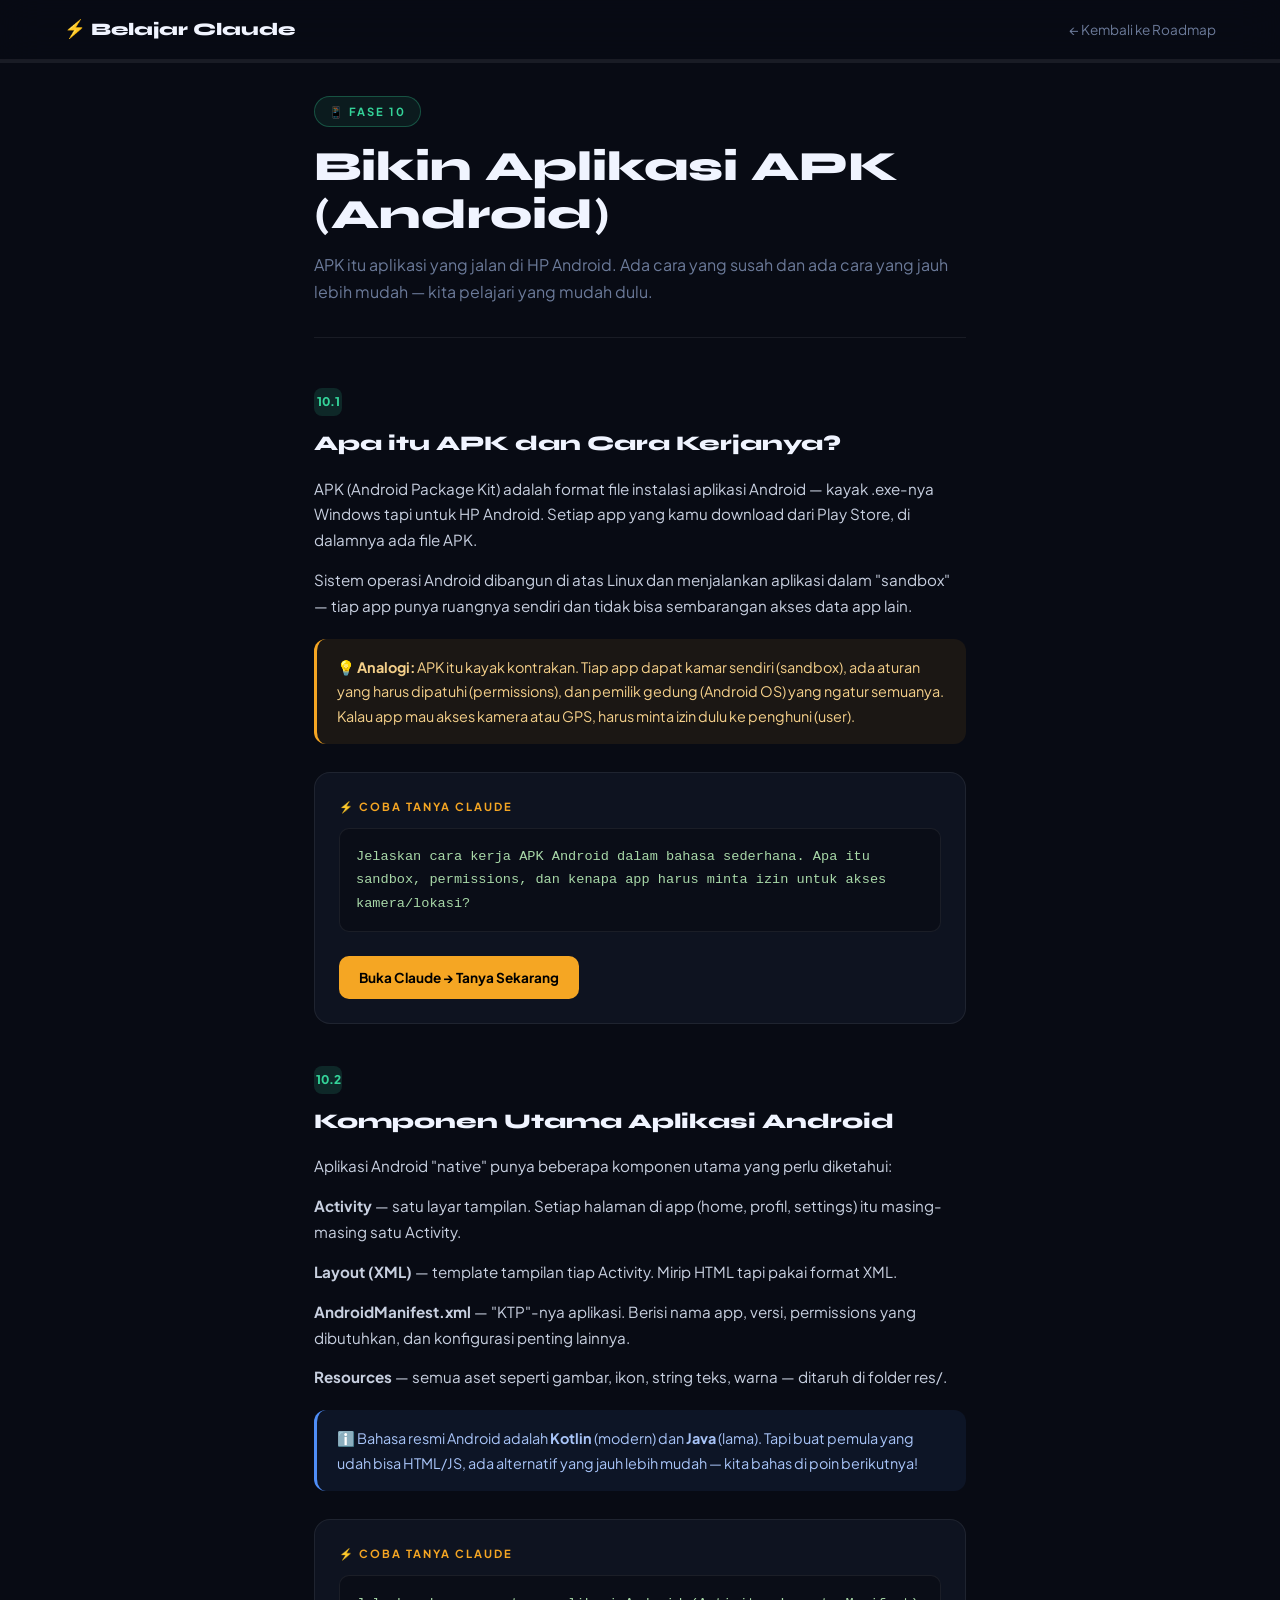
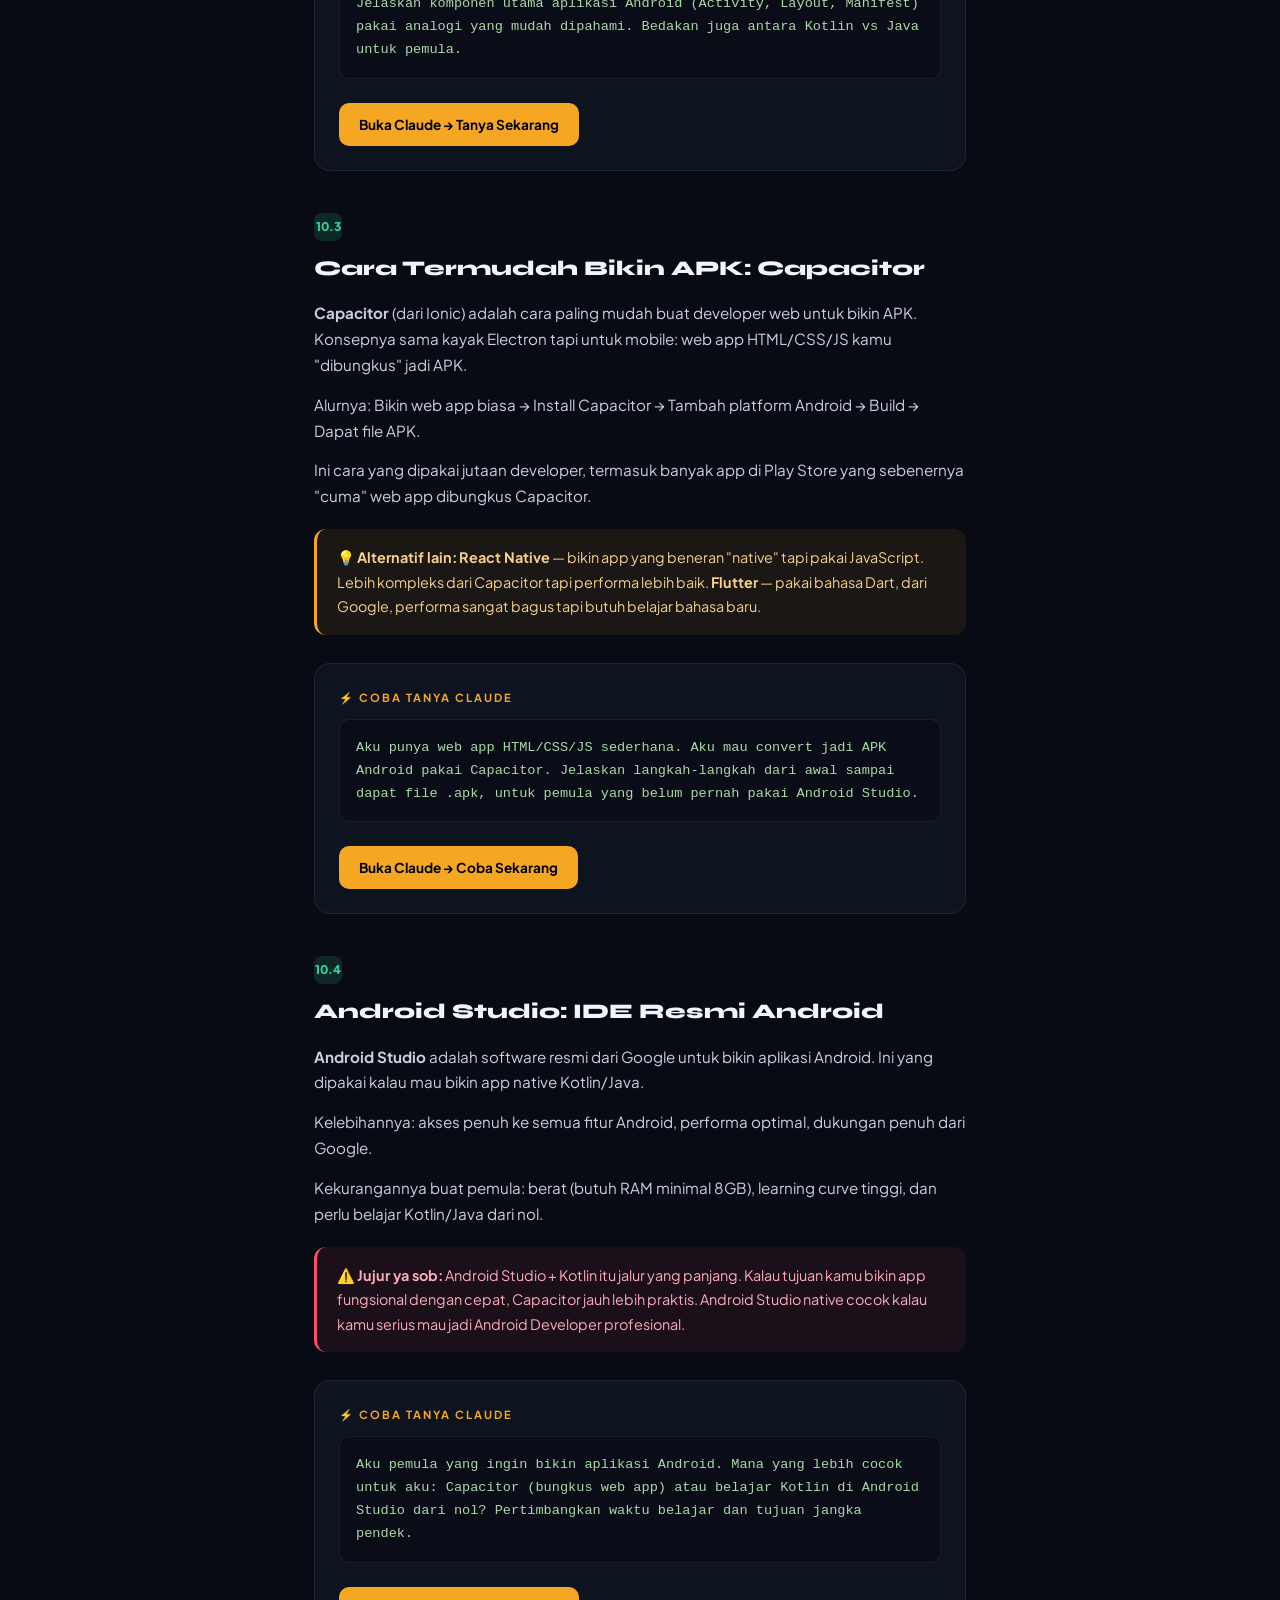
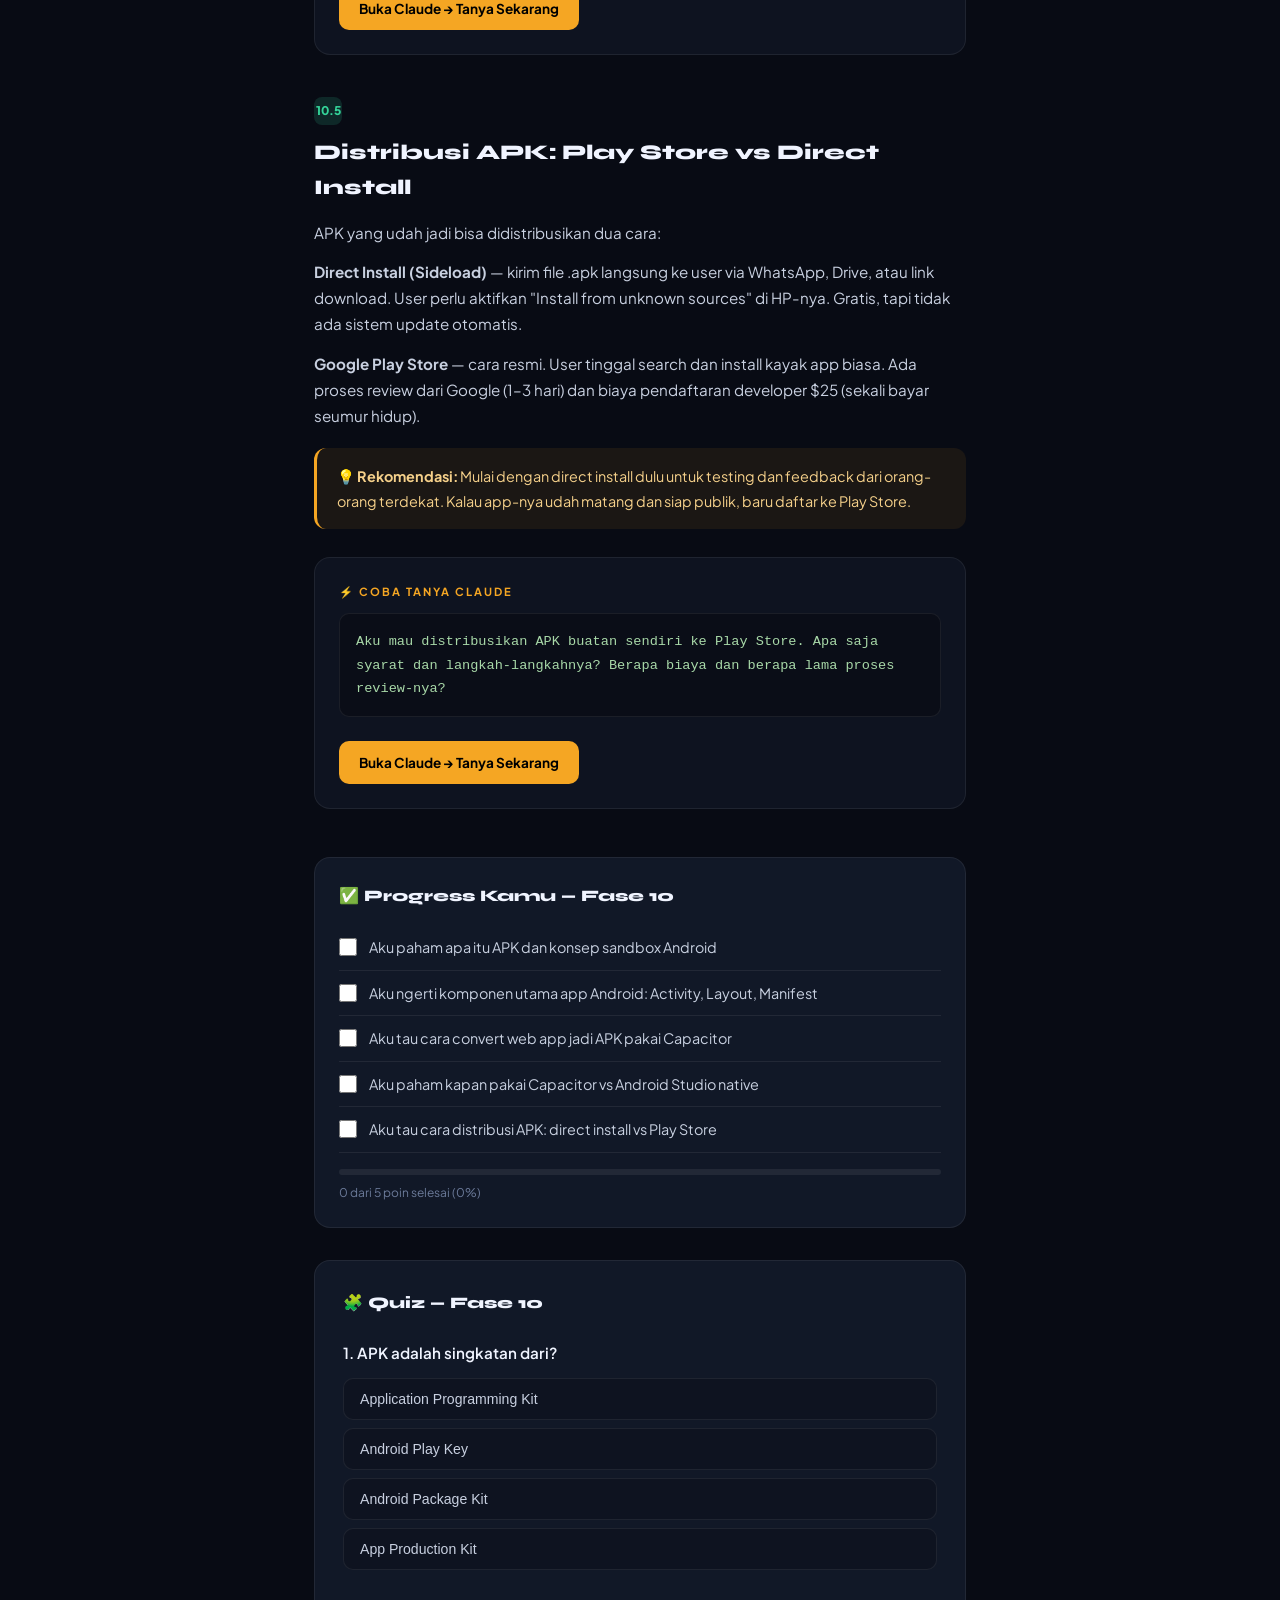
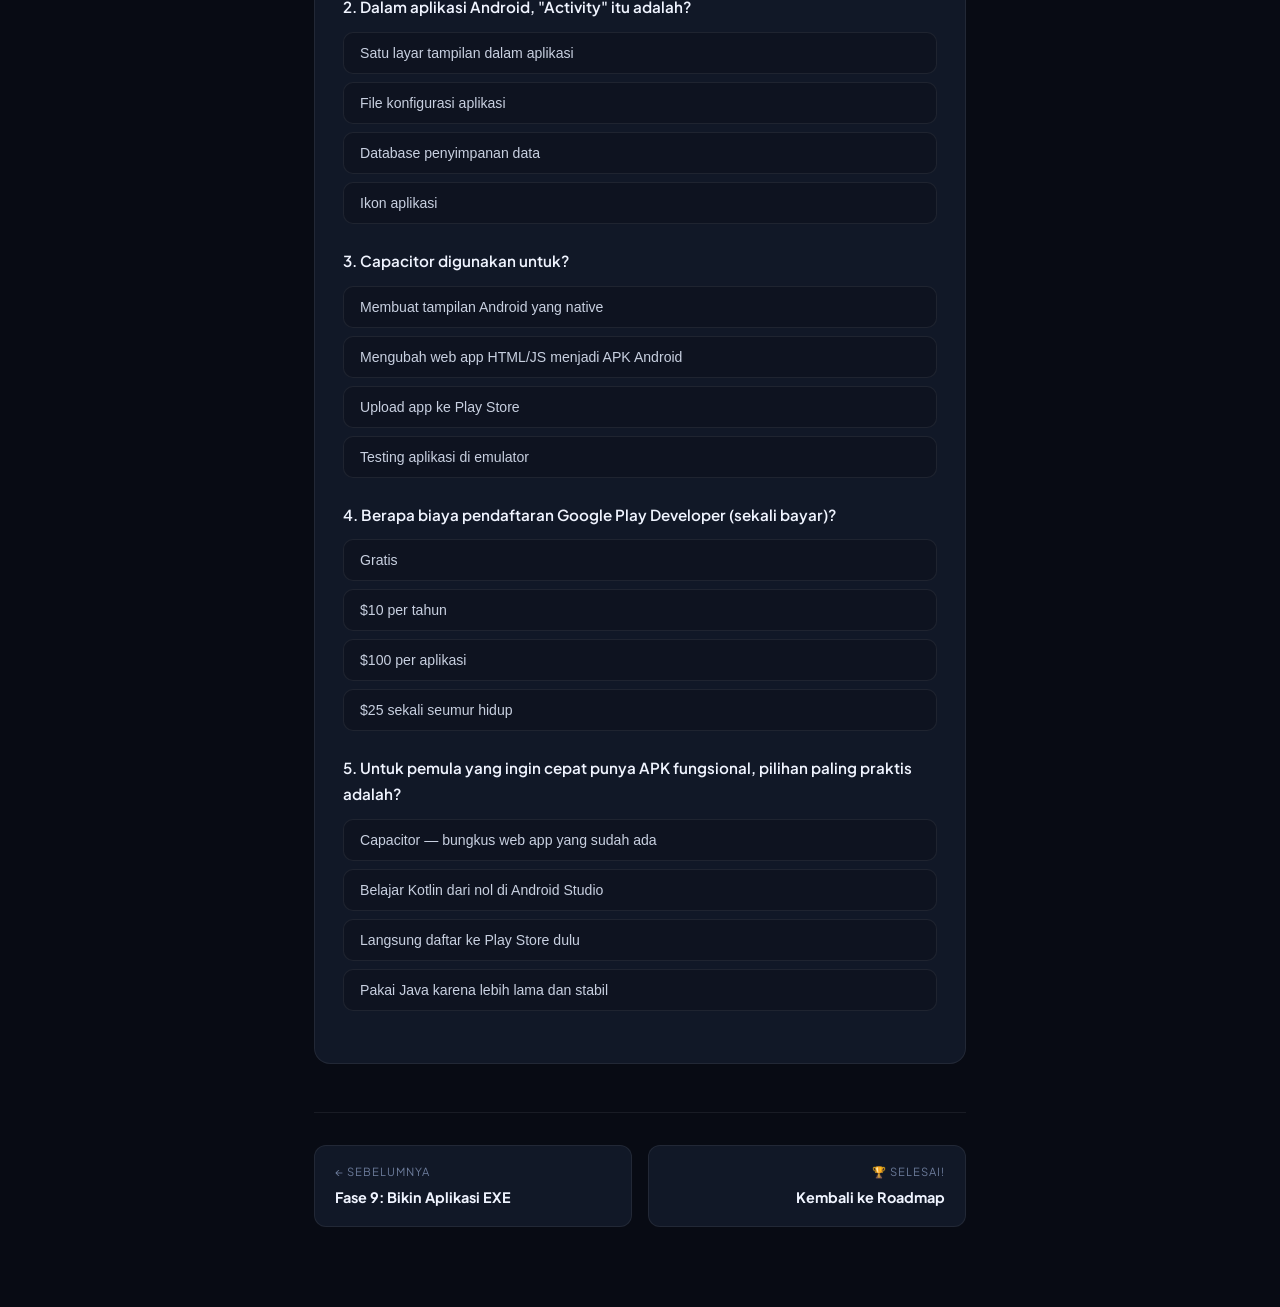
<file: fase-10.html>
<!DOCTYPE html>
<html lang="id">
<head>
  <meta charset="UTF-8"/>
  <meta name="viewport" content="width=device-width, initial-scale=1.0"/>
  <title>Fase 10: Bikin Aplikasi APK — Belajar Claude</title>
  <link rel="preconnect" href="https://fonts.googleapis.com">
  <link href="https://fonts.googleapis.com/css2?family=Syne:wght@700;800&family=Plus+Jakarta+Sans:wght@400;500;600;700&display=swap" rel="stylesheet">
  <link rel="stylesheet" href="style.css">
  <style>:root { --fase-color: #34d399; }</style>
</head>
<body data-fase="fase10">
  <nav>
    <a href="index.html" class="logo">⚡ Belajar Claude</a>
    <a href="index.html" class="nav-back">← Kembali ke Roadmap</a>
  </nav>
  <div class="top-progress"><div class="top-progress-fill"></div></div>
  <div class="page-wrap">

    <div class="fase-header">
      <div class="fase-badge" style="color:#34d399;border-color:rgba(52,211,153,0.3);background:rgba(52,211,153,0.08)">📱 FASE 10</div>
      <h1 class="fase-title">Bikin Aplikasi APK (Android)</h1>
      <p class="fase-sub">APK itu aplikasi yang jalan di HP Android. Ada cara yang susah dan ada cara yang jauh lebih mudah — kita pelajari yang mudah dulu.</p>
    </div>

    <div class="materi-section">
      <div class="materi-num" style="background:rgba(52,211,153,0.15);color:#34d399">10.1</div>
      <h2>Apa itu APK dan Cara Kerjanya?</h2>
      <p>APK (Android Package Kit) adalah format file instalasi aplikasi Android — kayak .exe-nya Windows tapi untuk HP Android. Setiap app yang kamu download dari Play Store, di dalamnya ada file APK.</p>
      <p>Sistem operasi Android dibangun di atas Linux dan menjalankan aplikasi dalam "sandbox" — tiap app punya ruangnya sendiri dan tidak bisa sembarangan akses data app lain.</p>
      <div class="callout tip">💡 <strong>Analogi:</strong> APK itu kayak kontrakan. Tiap app dapat kamar sendiri (sandbox), ada aturan yang harus dipatuhi (permissions), dan pemilik gedung (Android OS) yang ngatur semuanya. Kalau app mau akses kamera atau GPS, harus minta izin dulu ke penghuni (user).</div>
      <div class="praktek-box">
        <div class="praktek-label">⚡ Coba Tanya Claude</div>
        <pre>Jelaskan cara kerja APK Android dalam bahasa sederhana. Apa itu sandbox, permissions, dan kenapa app harus minta izin untuk akses kamera/lokasi?</pre>
        <a href="https://claude.ai" target="_blank" class="btn-coba">Buka Claude → Tanya Sekarang</a>
      </div>
    </div>

    <div class="materi-section">
      <div class="materi-num" style="background:rgba(52,211,153,0.15);color:#34d399">10.2</div>
      <h2>Komponen Utama Aplikasi Android</h2>
      <p>Aplikasi Android "native" punya beberapa komponen utama yang perlu diketahui:</p>
      <p><strong>Activity</strong> — satu layar tampilan. Setiap halaman di app (home, profil, settings) itu masing-masing satu Activity.</p>
      <p><strong>Layout (XML)</strong> — template tampilan tiap Activity. Mirip HTML tapi pakai format XML.</p>
      <p><strong>AndroidManifest.xml</strong> — "KTP"-nya aplikasi. Berisi nama app, versi, permissions yang dibutuhkan, dan konfigurasi penting lainnya.</p>
      <p><strong>Resources</strong> — semua aset seperti gambar, ikon, string teks, warna — ditaruh di folder res/.</p>
      <div class="callout info">ℹ️ Bahasa resmi Android adalah <strong>Kotlin</strong> (modern) dan <strong>Java</strong> (lama). Tapi buat pemula yang udah bisa HTML/JS, ada alternatif yang jauh lebih mudah — kita bahas di poin berikutnya!</div>
      <div class="praktek-box">
        <div class="praktek-label">⚡ Coba Tanya Claude</div>
        <pre>Jelaskan komponen utama aplikasi Android (Activity, Layout, Manifest) pakai analogi yang mudah dipahami. Bedakan juga antara Kotlin vs Java untuk pemula.</pre>
        <a href="https://claude.ai" target="_blank" class="btn-coba">Buka Claude → Tanya Sekarang</a>
      </div>
    </div>

    <div class="materi-section">
      <div class="materi-num" style="background:rgba(52,211,153,0.15);color:#34d399">10.3</div>
      <h2>Cara Termudah Bikin APK: Capacitor</h2>
      <p><strong>Capacitor</strong> (dari Ionic) adalah cara paling mudah buat developer web untuk bikin APK. Konsepnya sama kayak Electron tapi untuk mobile: web app HTML/CSS/JS kamu "dibungkus" jadi APK.</p>
      <p>Alurnya: Bikin web app biasa → Install Capacitor → Tambah platform Android → Build → Dapat file APK.</p>
      <p>Ini cara yang dipakai jutaan developer, termasuk banyak app di Play Store yang sebenernya "cuma" web app dibungkus Capacitor.</p>
      <div class="callout tip">💡 <strong>Alternatif lain:</strong> <strong>React Native</strong> — bikin app yang beneran "native" tapi pakai JavaScript. Lebih kompleks dari Capacitor tapi performa lebih baik. <strong>Flutter</strong> — pakai bahasa Dart, dari Google, performa sangat bagus tapi butuh belajar bahasa baru.</div>
      <div class="praktek-box">
        <div class="praktek-label">⚡ Coba Tanya Claude</div>
        <pre>Aku punya web app HTML/CSS/JS sederhana. Aku mau convert jadi APK Android pakai Capacitor. Jelaskan langkah-langkah dari awal sampai dapat file .apk, untuk pemula yang belum pernah pakai Android Studio.</pre>
        <a href="https://claude.ai" target="_blank" class="btn-coba">Buka Claude → Coba Sekarang</a>
      </div>
    </div>

    <div class="materi-section">
      <div class="materi-num" style="background:rgba(52,211,153,0.15);color:#34d399">10.4</div>
      <h2>Android Studio: IDE Resmi Android</h2>
      <p><strong>Android Studio</strong> adalah software resmi dari Google untuk bikin aplikasi Android. Ini yang dipakai kalau mau bikin app native Kotlin/Java.</p>
      <p>Kelebihannya: akses penuh ke semua fitur Android, performa optimal, dukungan penuh dari Google.</p>
      <p>Kekurangannya buat pemula: berat (butuh RAM minimal 8GB), learning curve tinggi, dan perlu belajar Kotlin/Java dari nol.</p>
      <div class="callout warn">⚠️ <strong>Jujur ya sob:</strong> Android Studio + Kotlin itu jalur yang panjang. Kalau tujuan kamu bikin app fungsional dengan cepat, Capacitor jauh lebih praktis. Android Studio native cocok kalau kamu serius mau jadi Android Developer profesional.</div>
      <div class="praktek-box">
        <div class="praktek-label">⚡ Coba Tanya Claude</div>
        <pre>Aku pemula yang ingin bikin aplikasi Android. Mana yang lebih cocok untuk aku: Capacitor (bungkus web app) atau belajar Kotlin di Android Studio dari nol? Pertimbangkan waktu belajar dan tujuan jangka pendek.</pre>
        <a href="https://claude.ai" target="_blank" class="btn-coba">Buka Claude → Tanya Sekarang</a>
      </div>
    </div>

    <div class="materi-section">
      <div class="materi-num" style="background:rgba(52,211,153,0.15);color:#34d399">10.5</div>
      <h2>Distribusi APK: Play Store vs Direct Install</h2>
      <p>APK yang udah jadi bisa didistribusikan dua cara:</p>
      <p><strong>Direct Install (Sideload)</strong> — kirim file .apk langsung ke user via WhatsApp, Drive, atau link download. User perlu aktifkan "Install from unknown sources" di HP-nya. Gratis, tapi tidak ada sistem update otomatis.</p>
      <p><strong>Google Play Store</strong> — cara resmi. User tinggal search dan install kayak app biasa. Ada proses review dari Google (1–3 hari) dan biaya pendaftaran developer $25 (sekali bayar seumur hidup).</p>
      <div class="callout tip">💡 <strong>Rekomendasi:</strong> Mulai dengan direct install dulu untuk testing dan feedback dari orang-orang terdekat. Kalau app-nya udah matang dan siap publik, baru daftar ke Play Store.</div>
      <div class="praktek-box">
        <div class="praktek-label">⚡ Coba Tanya Claude</div>
        <pre>Aku mau distribusikan APK buatan sendiri ke Play Store. Apa saja syarat dan langkah-langkahnya? Berapa biaya dan berapa lama proses review-nya?</pre>
        <a href="https://claude.ai" target="_blank" class="btn-coba">Buka Claude → Tanya Sekarang</a>
      </div>
    </div>

    <div class="checklist-wrap">
      <div class="checklist-title">✅ Progress Kamu — Fase 10</div>
      <div class="check-item"><input type="checkbox" id="c1"><label for="c1">Aku paham apa itu APK dan konsep sandbox Android</label></div>
      <div class="check-item"><input type="checkbox" id="c2"><label for="c2">Aku ngerti komponen utama app Android: Activity, Layout, Manifest</label></div>
      <div class="check-item"><input type="checkbox" id="c3"><label for="c3">Aku tau cara convert web app jadi APK pakai Capacitor</label></div>
      <div class="check-item"><input type="checkbox" id="c4"><label for="c4">Aku paham kapan pakai Capacitor vs Android Studio native</label></div>
      <div class="check-item"><input type="checkbox" id="c5"><label for="c5">Aku tau cara distribusi APK: direct install vs Play Store</label></div>
      <div class="progress-bar-wrap"><div class="progress-bar-fill"></div></div>
      <div class="progress-text">0 dari 5 poin selesai</div>
    </div>

    <div class="quiz-wrap">
      <div class="quiz-title">🧩 Quiz — Fase 10</div>
      <div class="quiz-q" data-correct="2">
        <p>1. APK adalah singkatan dari?</p>
        <div class="quiz-options">
          <button class="quiz-opt">Application Programming Kit</button>
          <button class="quiz-opt">Android Play Key</button>
          <button class="quiz-opt">Android Package Kit</button>
          <button class="quiz-opt">App Production Kit</button>
        </div>
      </div>
      <div class="quiz-q" data-correct="0">
        <p>2. Dalam aplikasi Android, "Activity" itu adalah?</p>
        <div class="quiz-options">
          <button class="quiz-opt">Satu layar tampilan dalam aplikasi</button>
          <button class="quiz-opt">File konfigurasi aplikasi</button>
          <button class="quiz-opt">Database penyimpanan data</button>
          <button class="quiz-opt">Ikon aplikasi</button>
        </div>
      </div>
      <div class="quiz-q" data-correct="1">
        <p>3. Capacitor digunakan untuk?</p>
        <div class="quiz-options">
          <button class="quiz-opt">Membuat tampilan Android yang native</button>
          <button class="quiz-opt">Mengubah web app HTML/JS menjadi APK Android</button>
          <button class="quiz-opt">Upload app ke Play Store</button>
          <button class="quiz-opt">Testing aplikasi di emulator</button>
        </div>
      </div>
      <div class="quiz-q" data-correct="3">
        <p>4. Berapa biaya pendaftaran Google Play Developer (sekali bayar)?</p>
        <div class="quiz-options">
          <button class="quiz-opt">Gratis</button>
          <button class="quiz-opt">$10 per tahun</button>
          <button class="quiz-opt">$100 per aplikasi</button>
          <button class="quiz-opt">$25 sekali seumur hidup</button>
        </div>
      </div>
      <div class="quiz-q" data-correct="0">
        <p>5. Untuk pemula yang ingin cepat punya APK fungsional, pilihan paling praktis adalah?</p>
        <div class="quiz-options">
          <button class="quiz-opt">Capacitor — bungkus web app yang sudah ada</button>
          <button class="quiz-opt">Belajar Kotlin dari nol di Android Studio</button>
          <button class="quiz-opt">Langsung daftar ke Play Store dulu</button>
          <button class="quiz-opt">Pakai Java karena lebih lama dan stabil</button>
        </div>
      </div>
      <div class="quiz-result"><div class="quiz-score"></div><div class="quiz-msg"></div></div>
    </div>

    <div class="fase-nav">
      <a href="fase-9.html"><span class="fn-label">← Sebelumnya</span><span class="fn-title">Fase 9: Bikin Aplikasi EXE</span></a>
      <a href="index.html" class="fn-next"><span class="fn-label">🏆 Selesai!</span><span class="fn-title">Kembali ke Roadmap</span></a>
    </div>

  </div>
  <script src="main.js"></script>
</body>
</html>
</file>
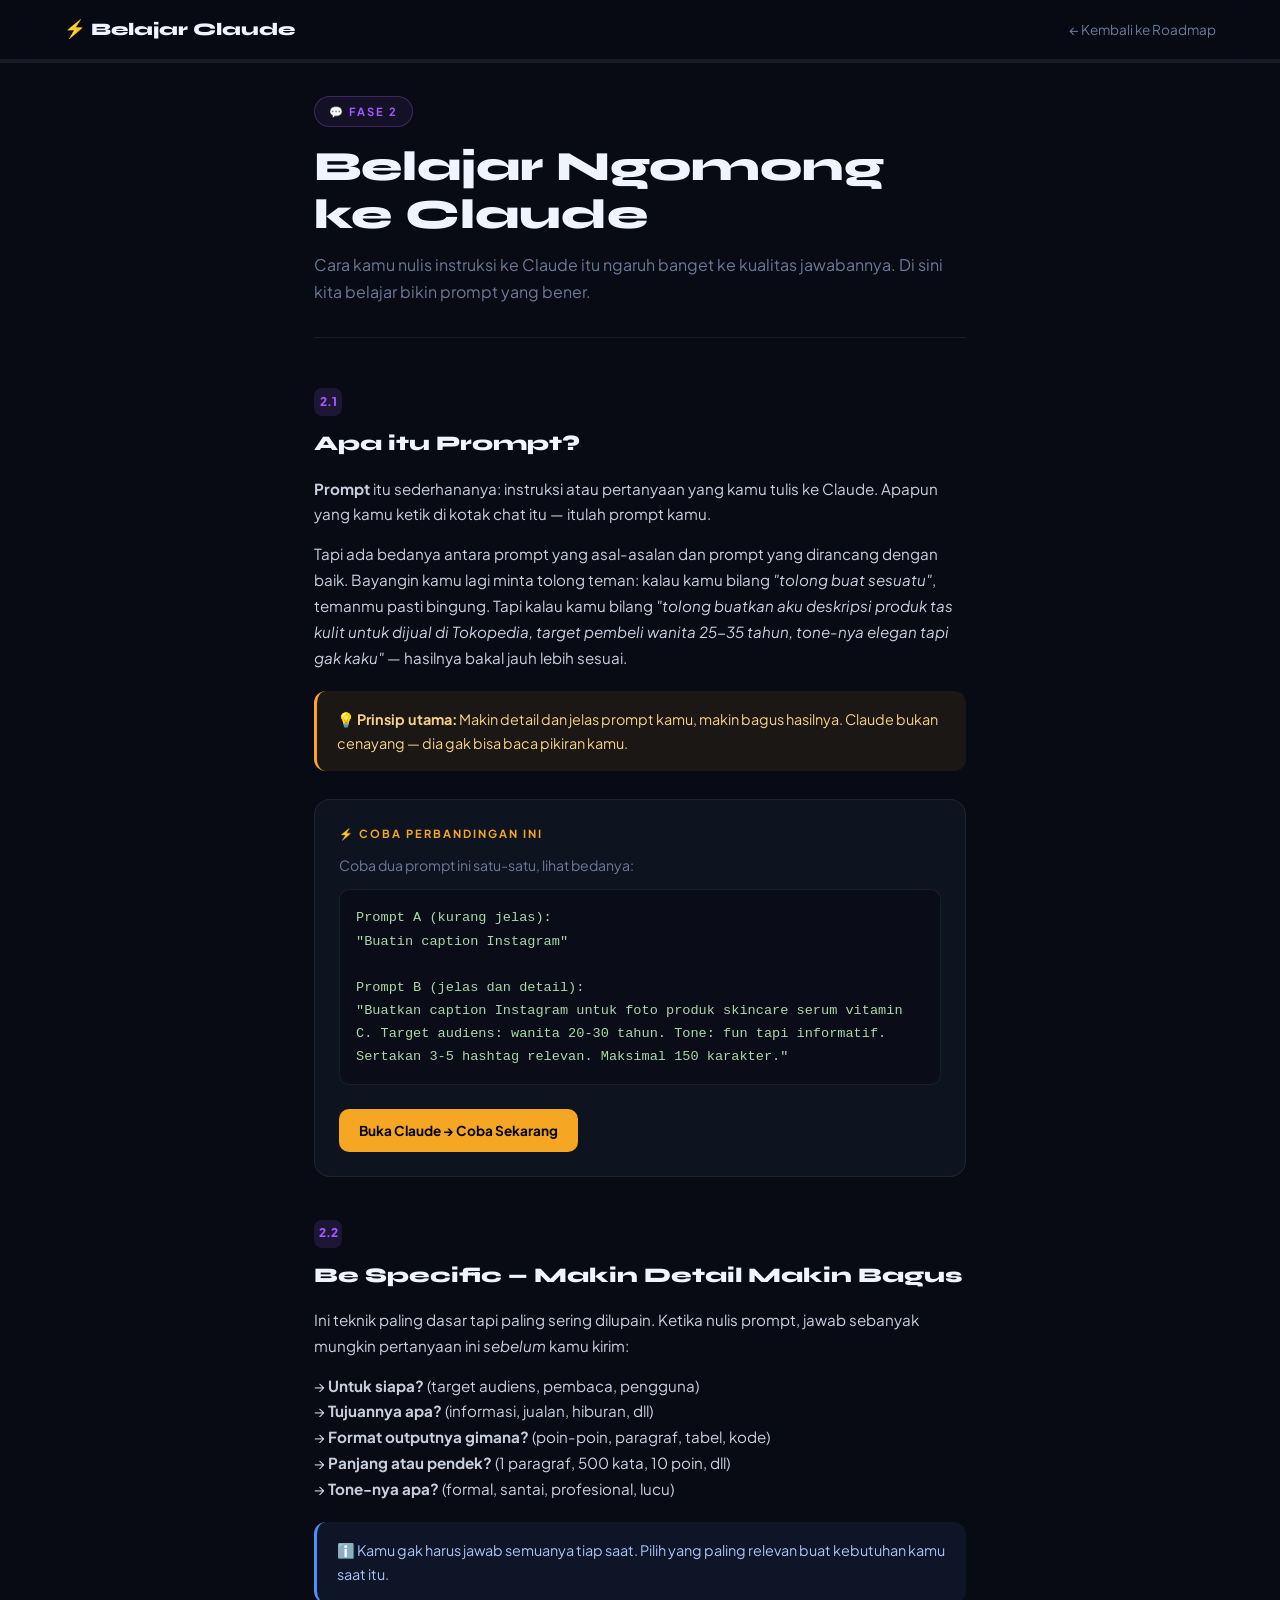
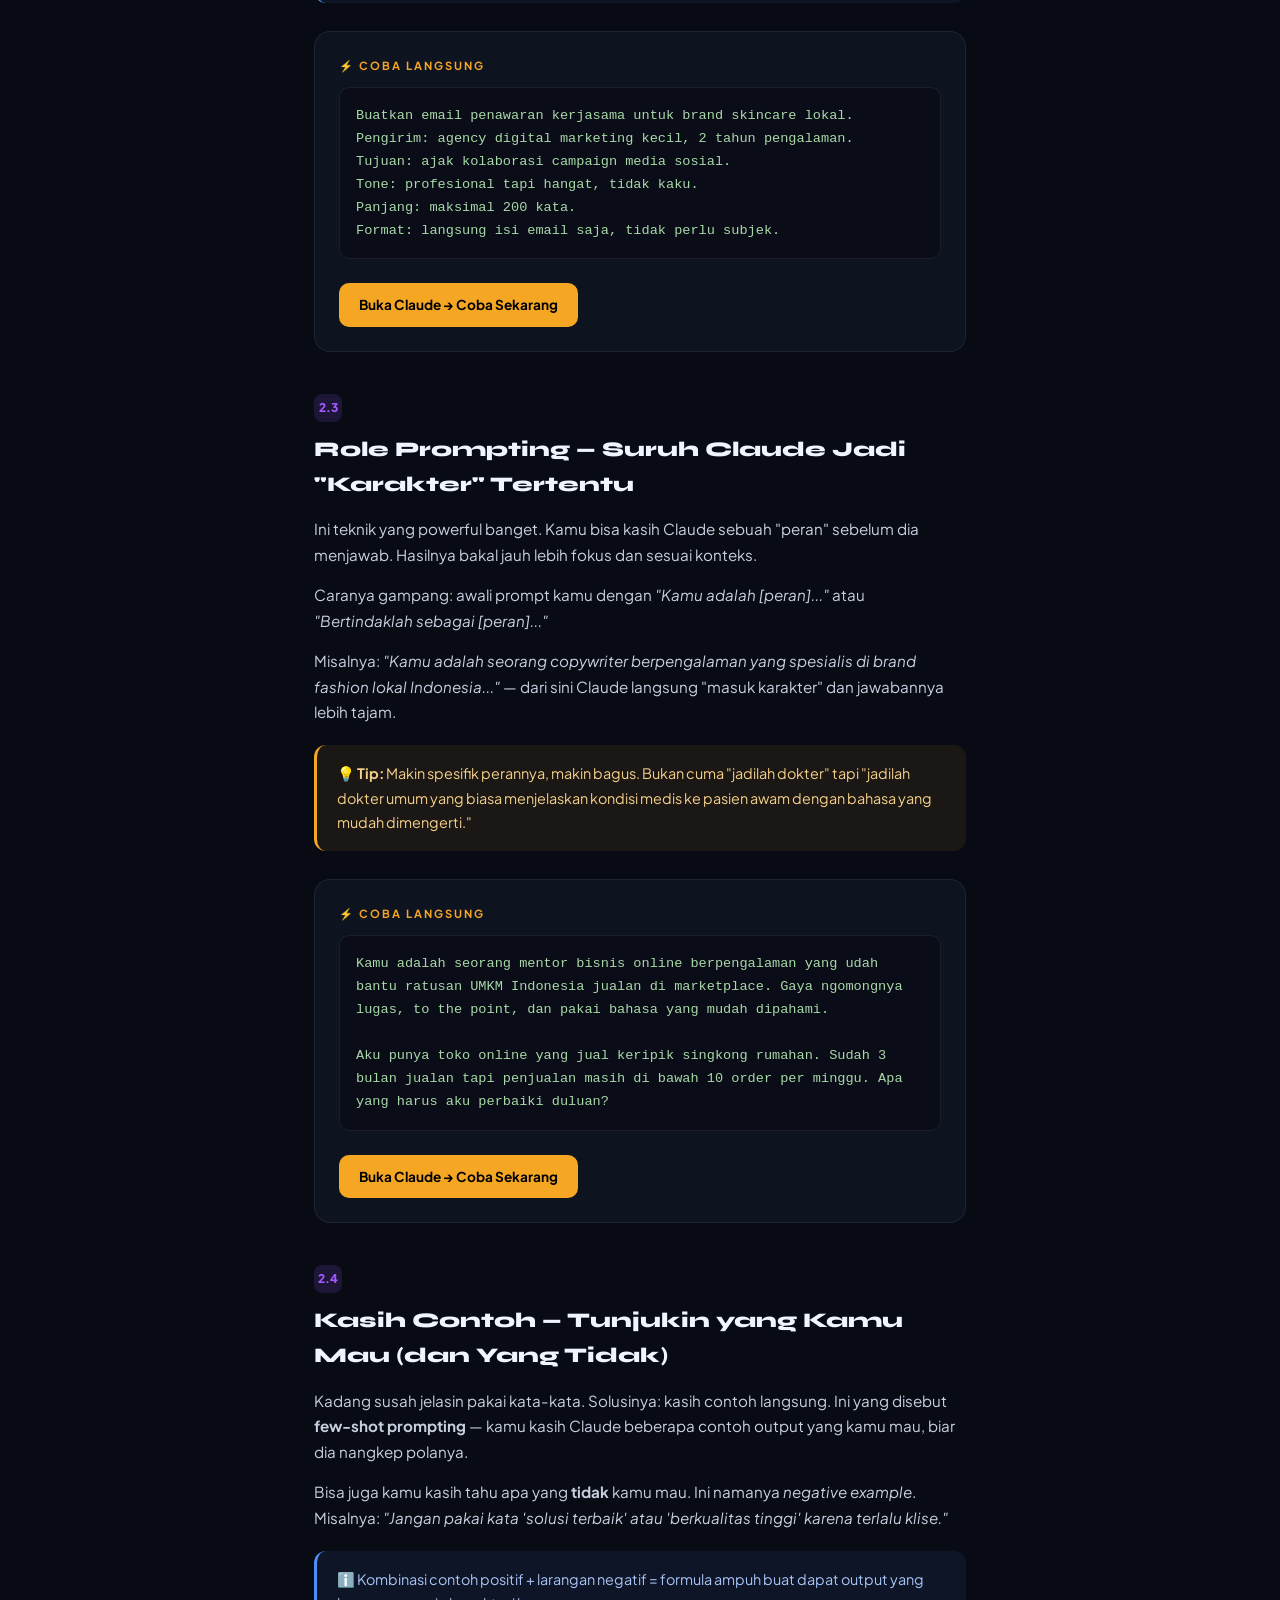
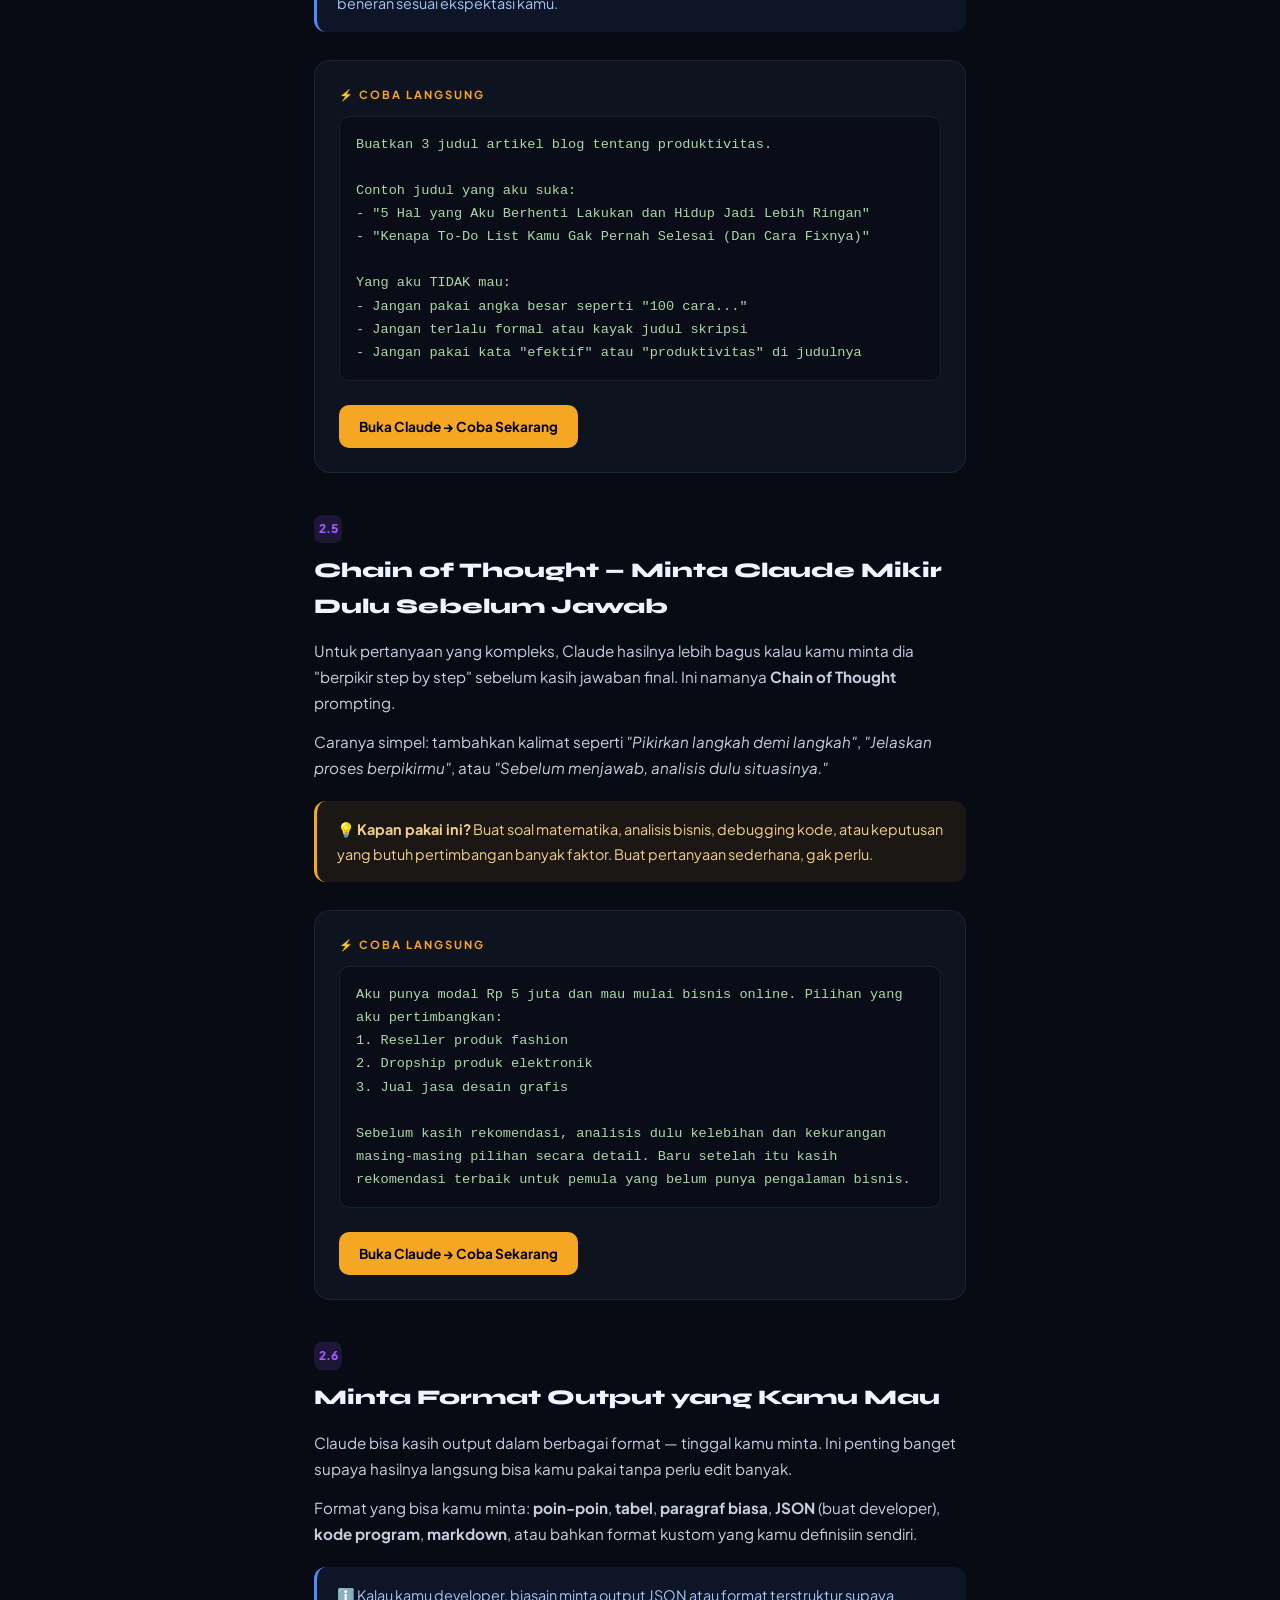
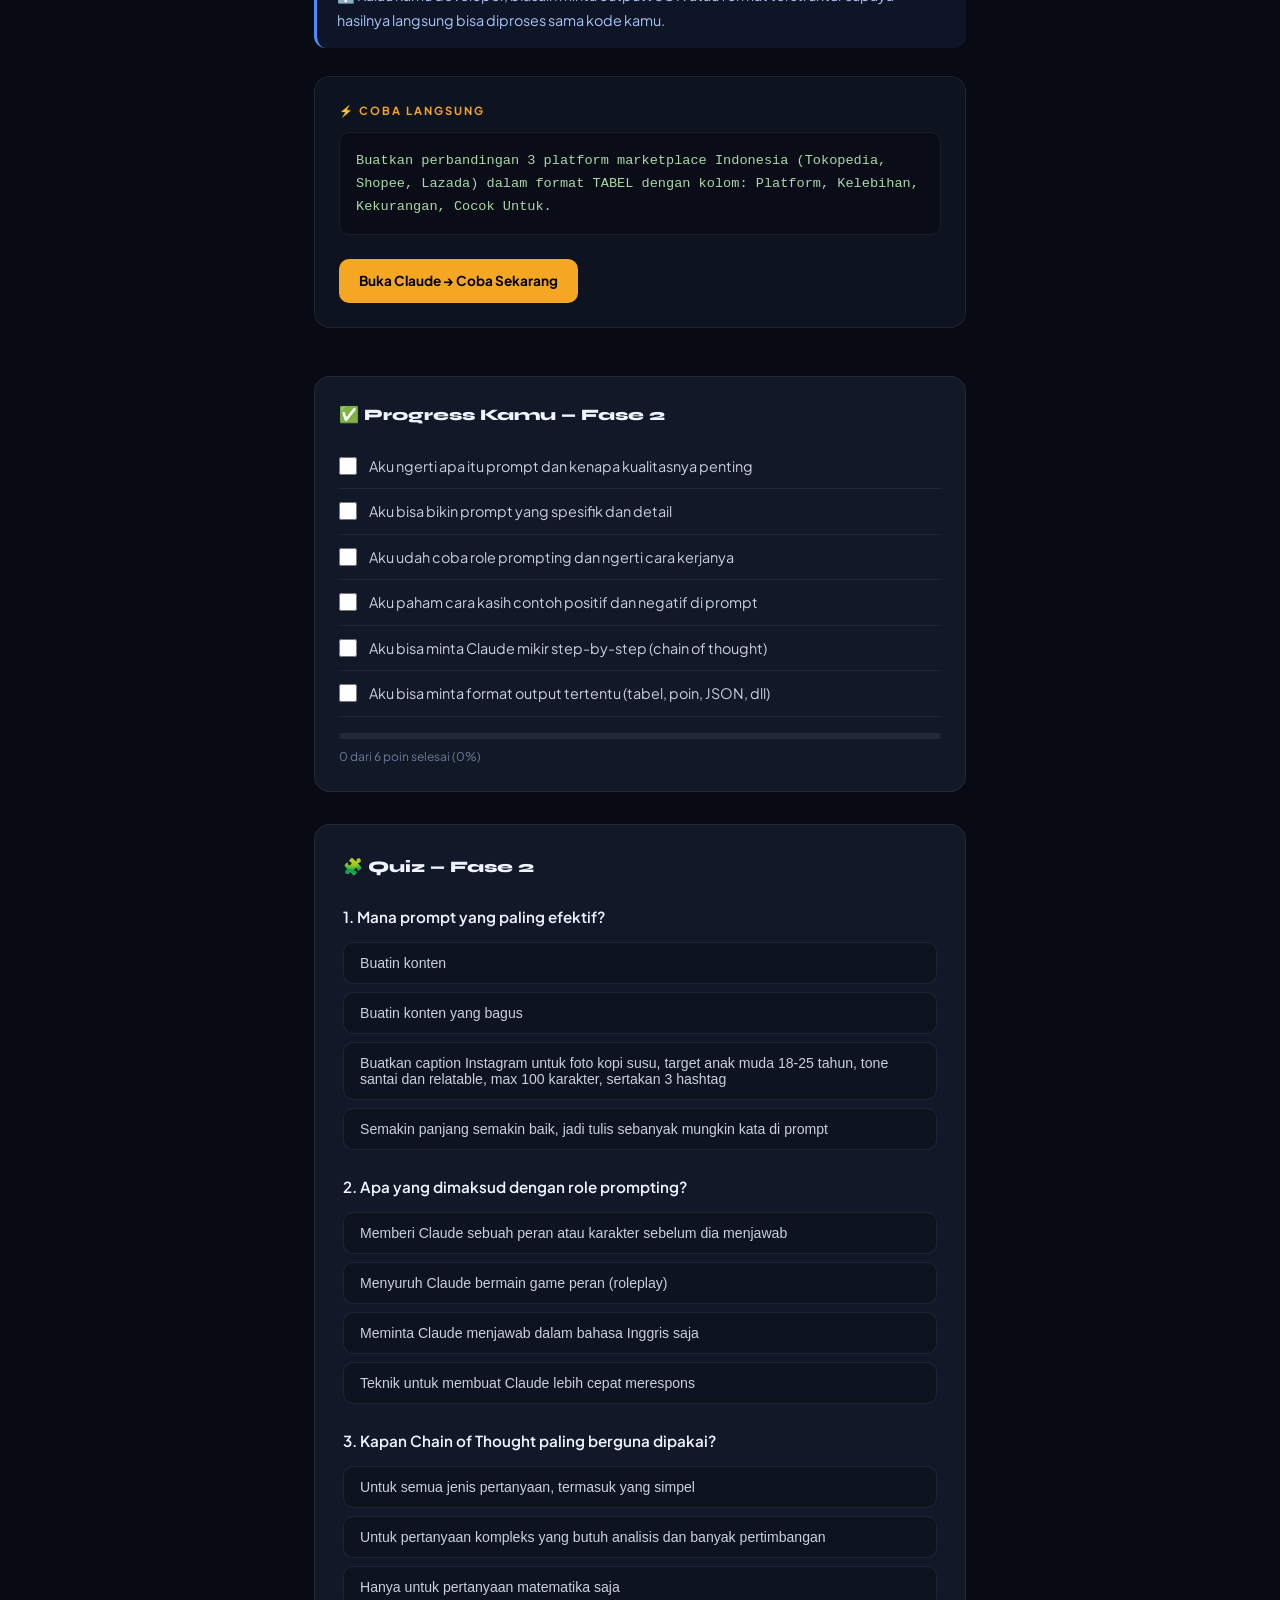
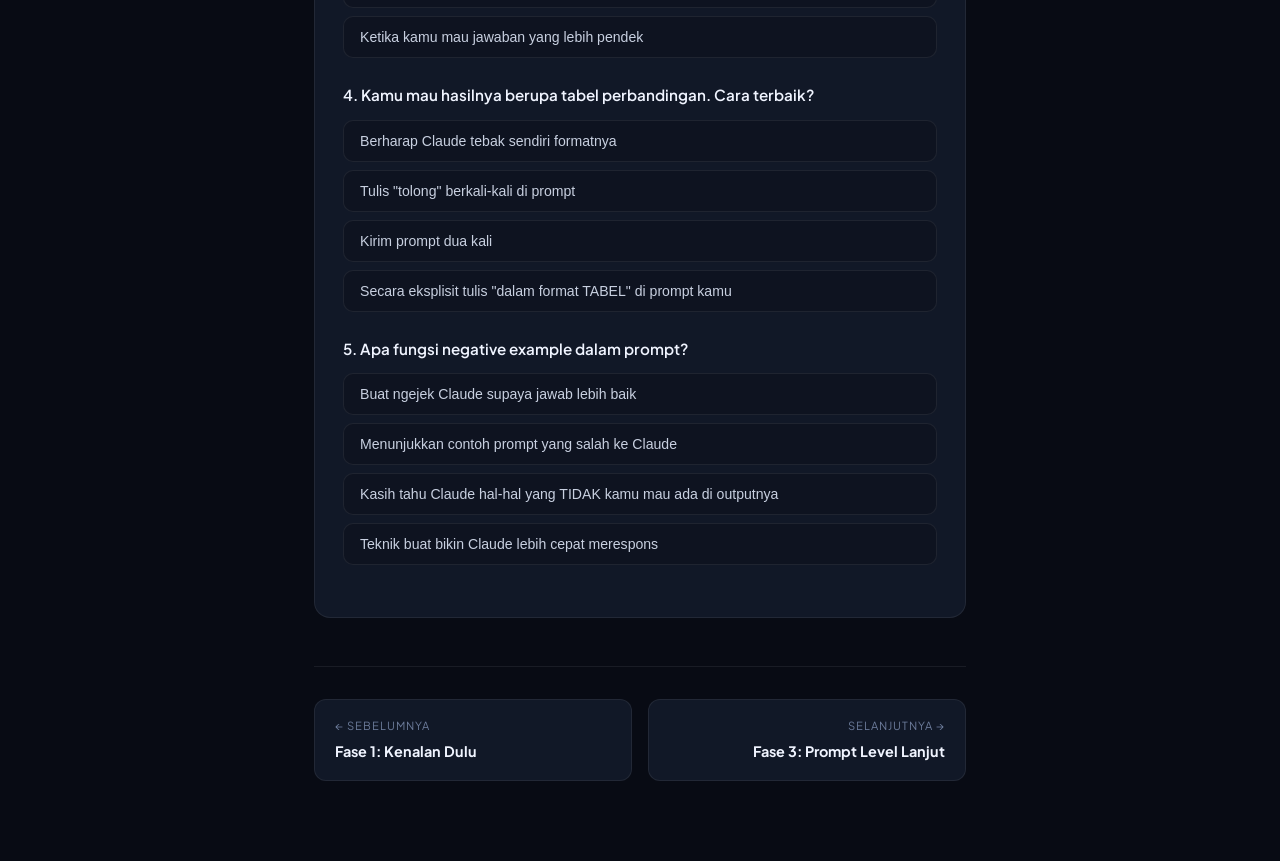
<file: fase-2.html>
<!DOCTYPE html>
<html lang="id">
<head>
  <meta charset="UTF-8"/>
  <meta name="viewport" content="width=device-width, initial-scale=1.0"/>
  <title>Fase 2: Belajar Ngomong ke Claude — Belajar Claude</title>
  <link rel="preconnect" href="https://fonts.googleapis.com">
  <link href="https://fonts.googleapis.com/css2?family=Syne:wght@700;800&family=Plus+Jakarta+Sans:wght@400;500;600;700&display=swap" rel="stylesheet">
  <link rel="stylesheet" href="style.css">
  <style>:root { --fase-color: #a259ff; }</style>
</head>
<body data-fase="fase2">
  <nav>
    <a href="index.html" class="logo">⚡ Belajar Claude</a>
    <a href="index.html" class="nav-back">← Kembali ke Roadmap</a>
  </nav>
  <div class="top-progress"><div class="top-progress-fill"></div></div>
  <div class="page-wrap">

    <div class="fase-header">
      <div class="fase-badge" style="color:#a259ff;border-color:rgba(162,89,255,0.3);background:rgba(162,89,255,0.08)">💬 FASE 2</div>
      <h1 class="fase-title">Belajar Ngomong ke Claude</h1>
      <p class="fase-sub">Cara kamu nulis instruksi ke Claude itu ngaruh banget ke kualitas jawabannya. Di sini kita belajar bikin prompt yang bener.</p>
    </div>

    <!-- 2.1 -->
    <div class="materi-section">
      <div class="materi-num" style="background:rgba(162,89,255,0.15);color:#a259ff">2.1</div>
      <h2>Apa itu Prompt?</h2>
      <p><strong>Prompt</strong> itu sederhananya: instruksi atau pertanyaan yang kamu tulis ke Claude. Apapun yang kamu ketik di kotak chat itu — itulah prompt kamu.</p>
      <p>Tapi ada bedanya antara prompt yang asal-asalan dan prompt yang dirancang dengan baik. Bayangin kamu lagi minta tolong teman: kalau kamu bilang <em>"tolong buat sesuatu"</em>, temanmu pasti bingung. Tapi kalau kamu bilang <em>"tolong buatkan aku deskripsi produk tas kulit untuk dijual di Tokopedia, target pembeli wanita 25-35 tahun, tone-nya elegan tapi gak kaku"</em> — hasilnya bakal jauh lebih sesuai.</p>
      <div class="callout tip">
        💡 <strong>Prinsip utama:</strong> Makin detail dan jelas prompt kamu, makin bagus hasilnya. Claude bukan cenayang — dia gak bisa baca pikiran kamu.
      </div>
      <div class="praktek-box">
        <div class="praktek-label">⚡ Coba Perbandingan Ini</div>
        <p style="font-size:0.88rem;color:var(--muted);margin-bottom:8px">Coba dua prompt ini satu-satu, lihat bedanya:</p>
        <pre>Prompt A (kurang jelas):
"Buatin caption Instagram"

Prompt B (jelas dan detail):
"Buatkan caption Instagram untuk foto produk skincare serum vitamin C. Target audiens: wanita 20-30 tahun. Tone: fun tapi informatif. Sertakan 3-5 hashtag relevan. Maksimal 150 karakter."</pre>
        <a href="https://claude.ai" target="_blank" class="btn-coba">Buka Claude → Coba Sekarang</a>
      </div>
    </div>

    <!-- 2.2 -->
    <div class="materi-section">
      <div class="materi-num" style="background:rgba(162,89,255,0.15);color:#a259ff">2.2</div>
      <h2>Be Specific — Makin Detail Makin Bagus</h2>
      <p>Ini teknik paling dasar tapi paling sering dilupain. Ketika nulis prompt, jawab sebanyak mungkin pertanyaan ini <em>sebelum</em> kamu kirim:</p>
      <p>→ <strong>Untuk siapa?</strong> (target audiens, pembaca, pengguna)<br>
      → <strong>Tujuannya apa?</strong> (informasi, jualan, hiburan, dll)<br>
      → <strong>Format outputnya gimana?</strong> (poin-poin, paragraf, tabel, kode)<br>
      → <strong>Panjang atau pendek?</strong> (1 paragraf, 500 kata, 10 poin, dll)<br>
      → <strong>Tone-nya apa?</strong> (formal, santai, profesional, lucu)</p>
      <div class="callout info">
        ℹ️ Kamu gak harus jawab semuanya tiap saat. Pilih yang paling relevan buat kebutuhan kamu saat itu.
      </div>
      <div class="praktek-box">
        <div class="praktek-label">⚡ Coba Langsung</div>
        <pre>Buatkan email penawaran kerjasama untuk brand skincare lokal. 
Pengirim: agency digital marketing kecil, 2 tahun pengalaman.
Tujuan: ajak kolaborasi campaign media sosial.
Tone: profesional tapi hangat, tidak kaku.
Panjang: maksimal 200 kata.
Format: langsung isi email saja, tidak perlu subjek.</pre>
        <a href="https://claude.ai" target="_blank" class="btn-coba">Buka Claude → Coba Sekarang</a>
      </div>
    </div>

    <!-- 2.3 -->
    <div class="materi-section">
      <div class="materi-num" style="background:rgba(162,89,255,0.15);color:#a259ff">2.3</div>
      <h2>Role Prompting — Suruh Claude Jadi "Karakter" Tertentu</h2>
      <p>Ini teknik yang powerful banget. Kamu bisa kasih Claude sebuah "peran" sebelum dia menjawab. Hasilnya bakal jauh lebih fokus dan sesuai konteks.</p>
      <p>Caranya gampang: awali prompt kamu dengan <em>"Kamu adalah [peran]..."</em> atau <em>"Bertindaklah sebagai [peran]..."</em></p>
      <p>Misalnya: <em>"Kamu adalah seorang copywriter berpengalaman yang spesialis di brand fashion lokal Indonesia..."</em> — dari sini Claude langsung "masuk karakter" dan jawabannya lebih tajam.</p>
      <div class="callout tip">
        💡 <strong>Tip:</strong> Makin spesifik perannya, makin bagus. Bukan cuma "jadilah dokter" tapi "jadilah dokter umum yang biasa menjelaskan kondisi medis ke pasien awam dengan bahasa yang mudah dimengerti."
      </div>
      <div class="praktek-box">
        <div class="praktek-label">⚡ Coba Langsung</div>
        <pre>Kamu adalah seorang mentor bisnis online berpengalaman yang udah bantu ratusan UMKM Indonesia jualan di marketplace. Gaya ngomongnya lugas, to the point, dan pakai bahasa yang mudah dipahami.

Aku punya toko online yang jual keripik singkong rumahan. Sudah 3 bulan jualan tapi penjualan masih di bawah 10 order per minggu. Apa yang harus aku perbaiki duluan?</pre>
        <a href="https://claude.ai" target="_blank" class="btn-coba">Buka Claude → Coba Sekarang</a>
      </div>
    </div>

    <!-- 2.4 -->
    <div class="materi-section">
      <div class="materi-num" style="background:rgba(162,89,255,0.15);color:#a259ff">2.4</div>
      <h2>Kasih Contoh — Tunjukin yang Kamu Mau (dan Yang Tidak)</h2>
      <p>Kadang susah jelasin pakai kata-kata. Solusinya: kasih contoh langsung. Ini yang disebut <strong>few-shot prompting</strong> — kamu kasih Claude beberapa contoh output yang kamu mau, biar dia nangkep polanya.</p>
      <p>Bisa juga kamu kasih tahu apa yang <strong>tidak</strong> kamu mau. Ini namanya <em>negative example</em>. Misalnya: <em>"Jangan pakai kata 'solusi terbaik' atau 'berkualitas tinggi' karena terlalu klise."</em></p>
      <div class="callout info">
        ℹ️ Kombinasi contoh positif + larangan negatif = formula ampuh buat dapat output yang beneran sesuai ekspektasi kamu.
      </div>
      <div class="praktek-box">
        <div class="praktek-label">⚡ Coba Langsung</div>
        <pre>Buatkan 3 judul artikel blog tentang produktivitas.

Contoh judul yang aku suka:
- "5 Hal yang Aku Berhenti Lakukan dan Hidup Jadi Lebih Ringan"
- "Kenapa To-Do List Kamu Gak Pernah Selesai (Dan Cara Fixnya)"

Yang aku TIDAK mau:
- Jangan pakai angka besar seperti "100 cara..."
- Jangan terlalu formal atau kayak judul skripsi
- Jangan pakai kata "efektif" atau "produktivitas" di judulnya</pre>
        <a href="https://claude.ai" target="_blank" class="btn-coba">Buka Claude → Coba Sekarang</a>
      </div>
    </div>

    <!-- 2.5 -->
    <div class="materi-section">
      <div class="materi-num" style="background:rgba(162,89,255,0.15);color:#a259ff">2.5</div>
      <h2>Chain of Thought — Minta Claude Mikir Dulu Sebelum Jawab</h2>
      <p>Untuk pertanyaan yang kompleks, Claude hasilnya lebih bagus kalau kamu minta dia "berpikir step by step" sebelum kasih jawaban final. Ini namanya <strong>Chain of Thought</strong> prompting.</p>
      <p>Caranya simpel: tambahkan kalimat seperti <em>"Pikirkan langkah demi langkah"</em>, <em>"Jelaskan proses berpikirmu"</em>, atau <em>"Sebelum menjawab, analisis dulu situasinya."</em></p>
      <div class="callout tip">
        💡 <strong>Kapan pakai ini?</strong> Buat soal matematika, analisis bisnis, debugging kode, atau keputusan yang butuh pertimbangan banyak faktor. Buat pertanyaan sederhana, gak perlu.
      </div>
      <div class="praktek-box">
        <div class="praktek-label">⚡ Coba Langsung</div>
        <pre>Aku punya modal Rp 5 juta dan mau mulai bisnis online. Pilihan yang aku pertimbangkan:
1. Reseller produk fashion
2. Dropship produk elektronik
3. Jual jasa desain grafis

Sebelum kasih rekomendasi, analisis dulu kelebihan dan kekurangan masing-masing pilihan secara detail. Baru setelah itu kasih rekomendasi terbaik untuk pemula yang belum punya pengalaman bisnis.</pre>
        <a href="https://claude.ai" target="_blank" class="btn-coba">Buka Claude → Coba Sekarang</a>
      </div>
    </div>

    <!-- 2.6 -->
    <div class="materi-section">
      <div class="materi-num" style="background:rgba(162,89,255,0.15);color:#a259ff">2.6</div>
      <h2>Minta Format Output yang Kamu Mau</h2>
      <p>Claude bisa kasih output dalam berbagai format — tinggal kamu minta. Ini penting banget supaya hasilnya langsung bisa kamu pakai tanpa perlu edit banyak.</p>
      <p>Format yang bisa kamu minta: <strong>poin-poin</strong>, <strong>tabel</strong>, <strong>paragraf biasa</strong>, <strong>JSON</strong> (buat developer), <strong>kode program</strong>, <strong>markdown</strong>, atau bahkan format kustom yang kamu definisiin sendiri.</p>
      <div class="callout info">
        ℹ️ Kalau kamu developer, biasain minta output JSON atau format terstruktur supaya hasilnya langsung bisa diproses sama kode kamu.
      </div>
      <div class="praktek-box">
        <div class="praktek-label">⚡ Coba Langsung</div>
        <pre>Buatkan perbandingan 3 platform marketplace Indonesia (Tokopedia, Shopee, Lazada) dalam format TABEL dengan kolom: Platform, Kelebihan, Kekurangan, Cocok Untuk.</pre>
        <a href="https://claude.ai" target="_blank" class="btn-coba">Buka Claude → Coba Sekarang</a>
      </div>
    </div>

    <!-- CHECKLIST -->
    <div class="checklist-wrap">
      <div class="checklist-title">✅ Progress Kamu — Fase 2</div>
      <div class="check-item"><input type="checkbox" id="c1"><label for="c1">Aku ngerti apa itu prompt dan kenapa kualitasnya penting</label></div>
      <div class="check-item"><input type="checkbox" id="c2"><label for="c2">Aku bisa bikin prompt yang spesifik dan detail</label></div>
      <div class="check-item"><input type="checkbox" id="c3"><label for="c3">Aku udah coba role prompting dan ngerti cara kerjanya</label></div>
      <div class="check-item"><input type="checkbox" id="c4"><label for="c4">Aku paham cara kasih contoh positif dan negatif di prompt</label></div>
      <div class="check-item"><input type="checkbox" id="c5"><label for="c5">Aku bisa minta Claude mikir step-by-step (chain of thought)</label></div>
      <div class="check-item"><input type="checkbox" id="c6"><label for="c6">Aku bisa minta format output tertentu (tabel, poin, JSON, dll)</label></div>
      <div class="progress-bar-wrap"><div class="progress-bar-fill"></div></div>
      <div class="progress-text">0 dari 6 poin selesai</div>
    </div>

    <!-- QUIZ -->
    <div class="quiz-wrap">
      <div class="quiz-title">🧩 Quiz — Fase 2</div>
      <div class="quiz-q" data-correct="2">
        <p>1. Mana prompt yang paling efektif?</p>
        <div class="quiz-options">
          <button class="quiz-opt">Buatin konten</button>
          <button class="quiz-opt">Buatin konten yang bagus</button>
          <button class="quiz-opt">Buatkan caption Instagram untuk foto kopi susu, target anak muda 18-25 tahun, tone santai dan relatable, max 100 karakter, sertakan 3 hashtag</button>
          <button class="quiz-opt">Semakin panjang semakin baik, jadi tulis sebanyak mungkin kata di prompt</button>
        </div>
      </div>
      <div class="quiz-q" data-correct="0">
        <p>2. Apa yang dimaksud dengan role prompting?</p>
        <div class="quiz-options">
          <button class="quiz-opt">Memberi Claude sebuah peran atau karakter sebelum dia menjawab</button>
          <button class="quiz-opt">Menyuruh Claude bermain game peran (roleplay)</button>
          <button class="quiz-opt">Meminta Claude menjawab dalam bahasa Inggris saja</button>
          <button class="quiz-opt">Teknik untuk membuat Claude lebih cepat merespons</button>
        </div>
      </div>
      <div class="quiz-q" data-correct="1">
        <p>3. Kapan Chain of Thought paling berguna dipakai?</p>
        <div class="quiz-options">
          <button class="quiz-opt">Untuk semua jenis pertanyaan, termasuk yang simpel</button>
          <button class="quiz-opt">Untuk pertanyaan kompleks yang butuh analisis dan banyak pertimbangan</button>
          <button class="quiz-opt">Hanya untuk pertanyaan matematika saja</button>
          <button class="quiz-opt">Ketika kamu mau jawaban yang lebih pendek</button>
        </div>
      </div>
      <div class="quiz-q" data-correct="3">
        <p>4. Kamu mau hasilnya berupa tabel perbandingan. Cara terbaik?</p>
        <div class="quiz-options">
          <button class="quiz-opt">Berharap Claude tebak sendiri formatnya</button>
          <button class="quiz-opt">Tulis "tolong" berkali-kali di prompt</button>
          <button class="quiz-opt">Kirim prompt dua kali</button>
          <button class="quiz-opt">Secara eksplisit tulis "dalam format TABEL" di prompt kamu</button>
        </div>
      </div>
      <div class="quiz-q" data-correct="2">
        <p>5. Apa fungsi negative example dalam prompt?</p>
        <div class="quiz-options">
          <button class="quiz-opt">Buat ngejek Claude supaya jawab lebih baik</button>
          <button class="quiz-opt">Menunjukkan contoh prompt yang salah ke Claude</button>
          <button class="quiz-opt">Kasih tahu Claude hal-hal yang TIDAK kamu mau ada di outputnya</button>
          <button class="quiz-opt">Teknik buat bikin Claude lebih cepat merespons</button>
        </div>
      </div>
      <div class="quiz-result"><div class="quiz-score"></div><div class="quiz-msg"></div></div>
    </div>

    <div class="fase-nav">
      <a href="fase-1.html">
        <span class="fn-label">← Sebelumnya</span>
        <span class="fn-title">Fase 1: Kenalan Dulu</span>
      </a>
      <a href="fase-3.html" class="fn-next">
        <span class="fn-label">Selanjutnya →</span>
        <span class="fn-title">Fase 3: Prompt Level Lanjut</span>
      </a>
    </div>

  </div>
  <script src="main.js"></script>
</body>
</html>
</file>
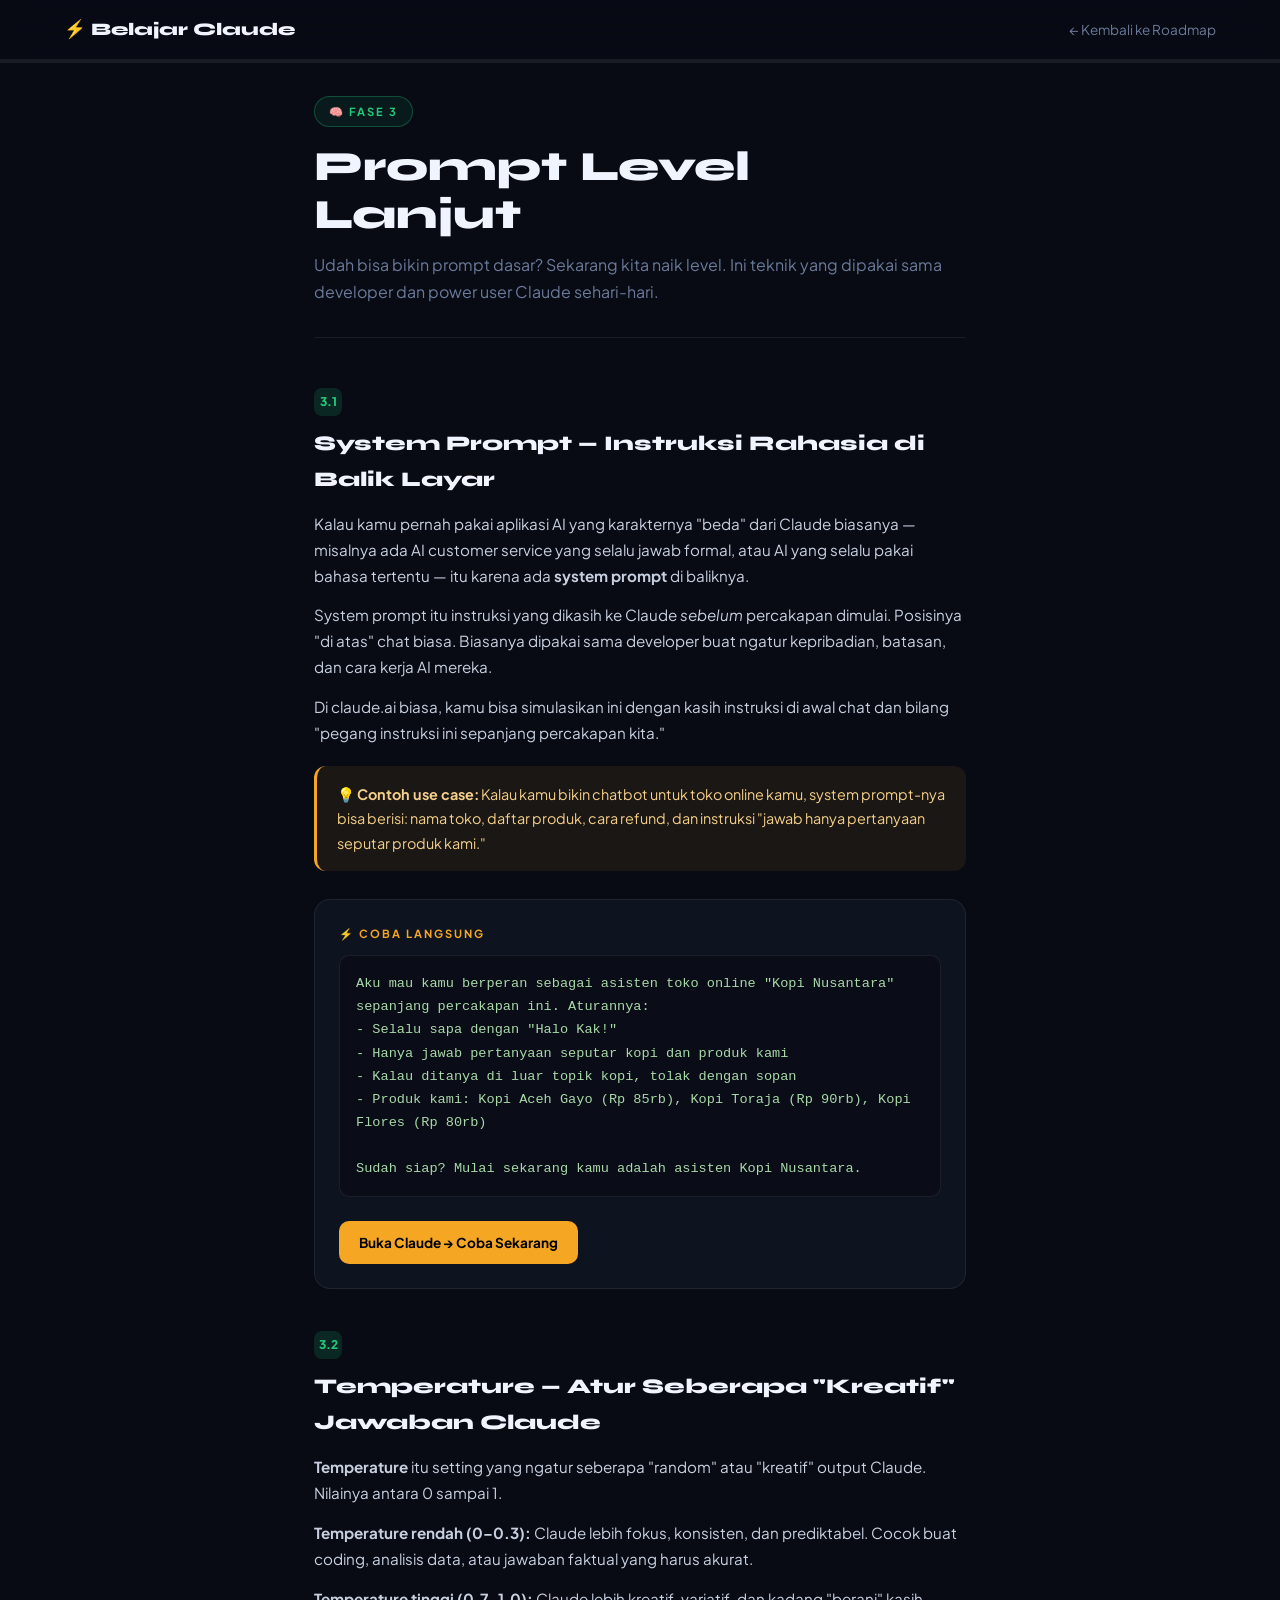
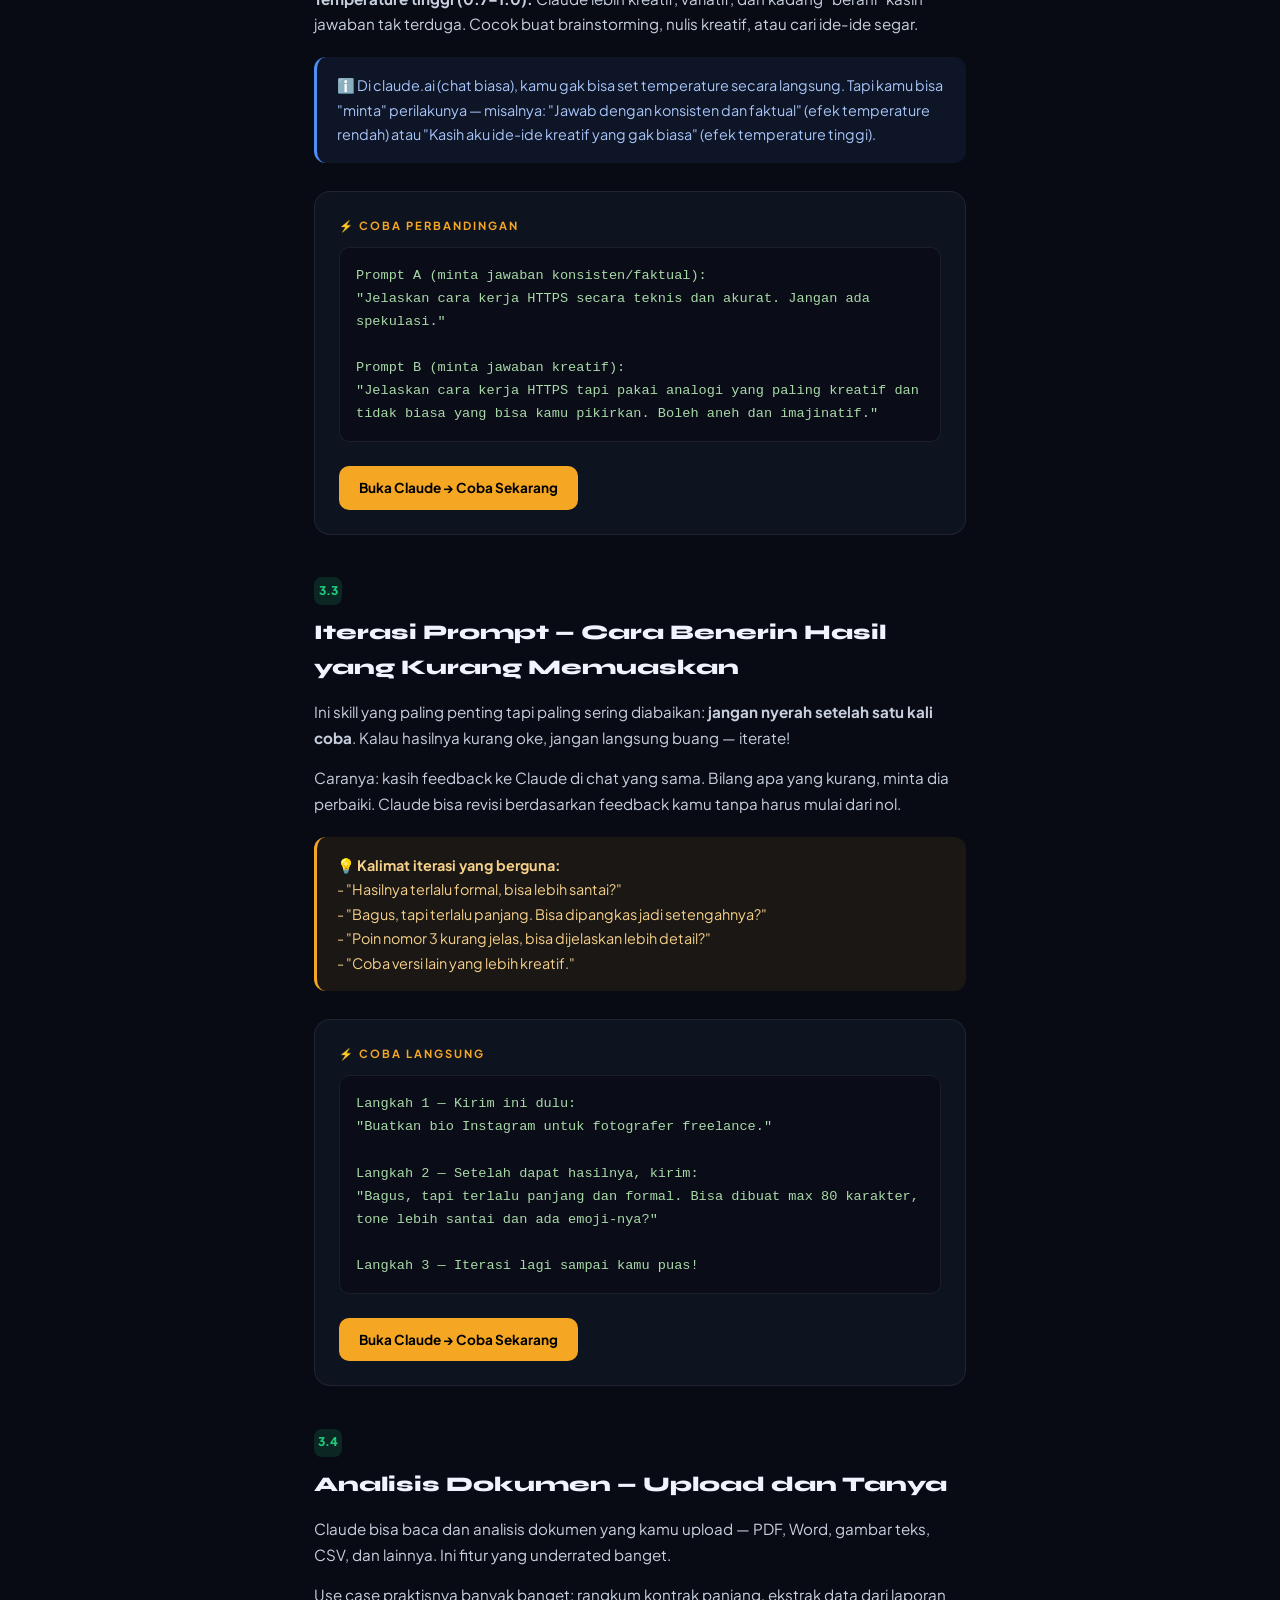
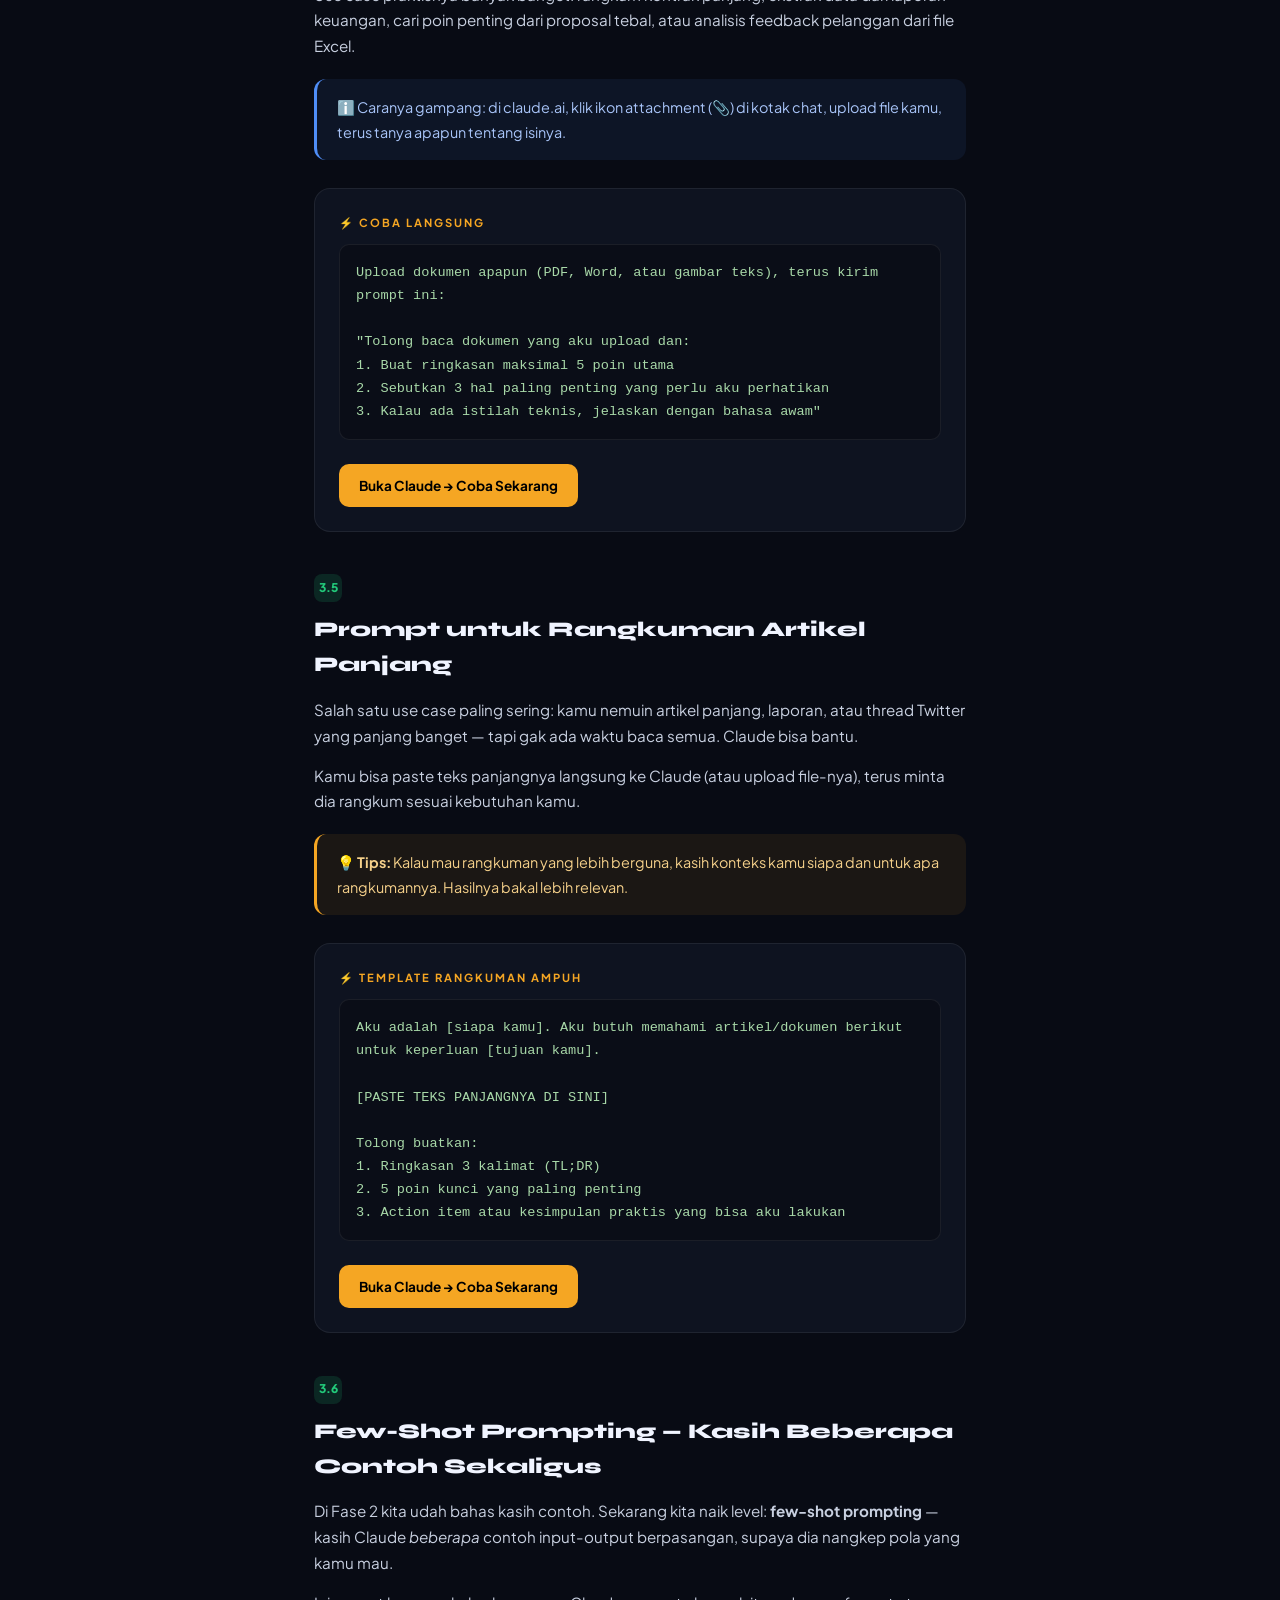
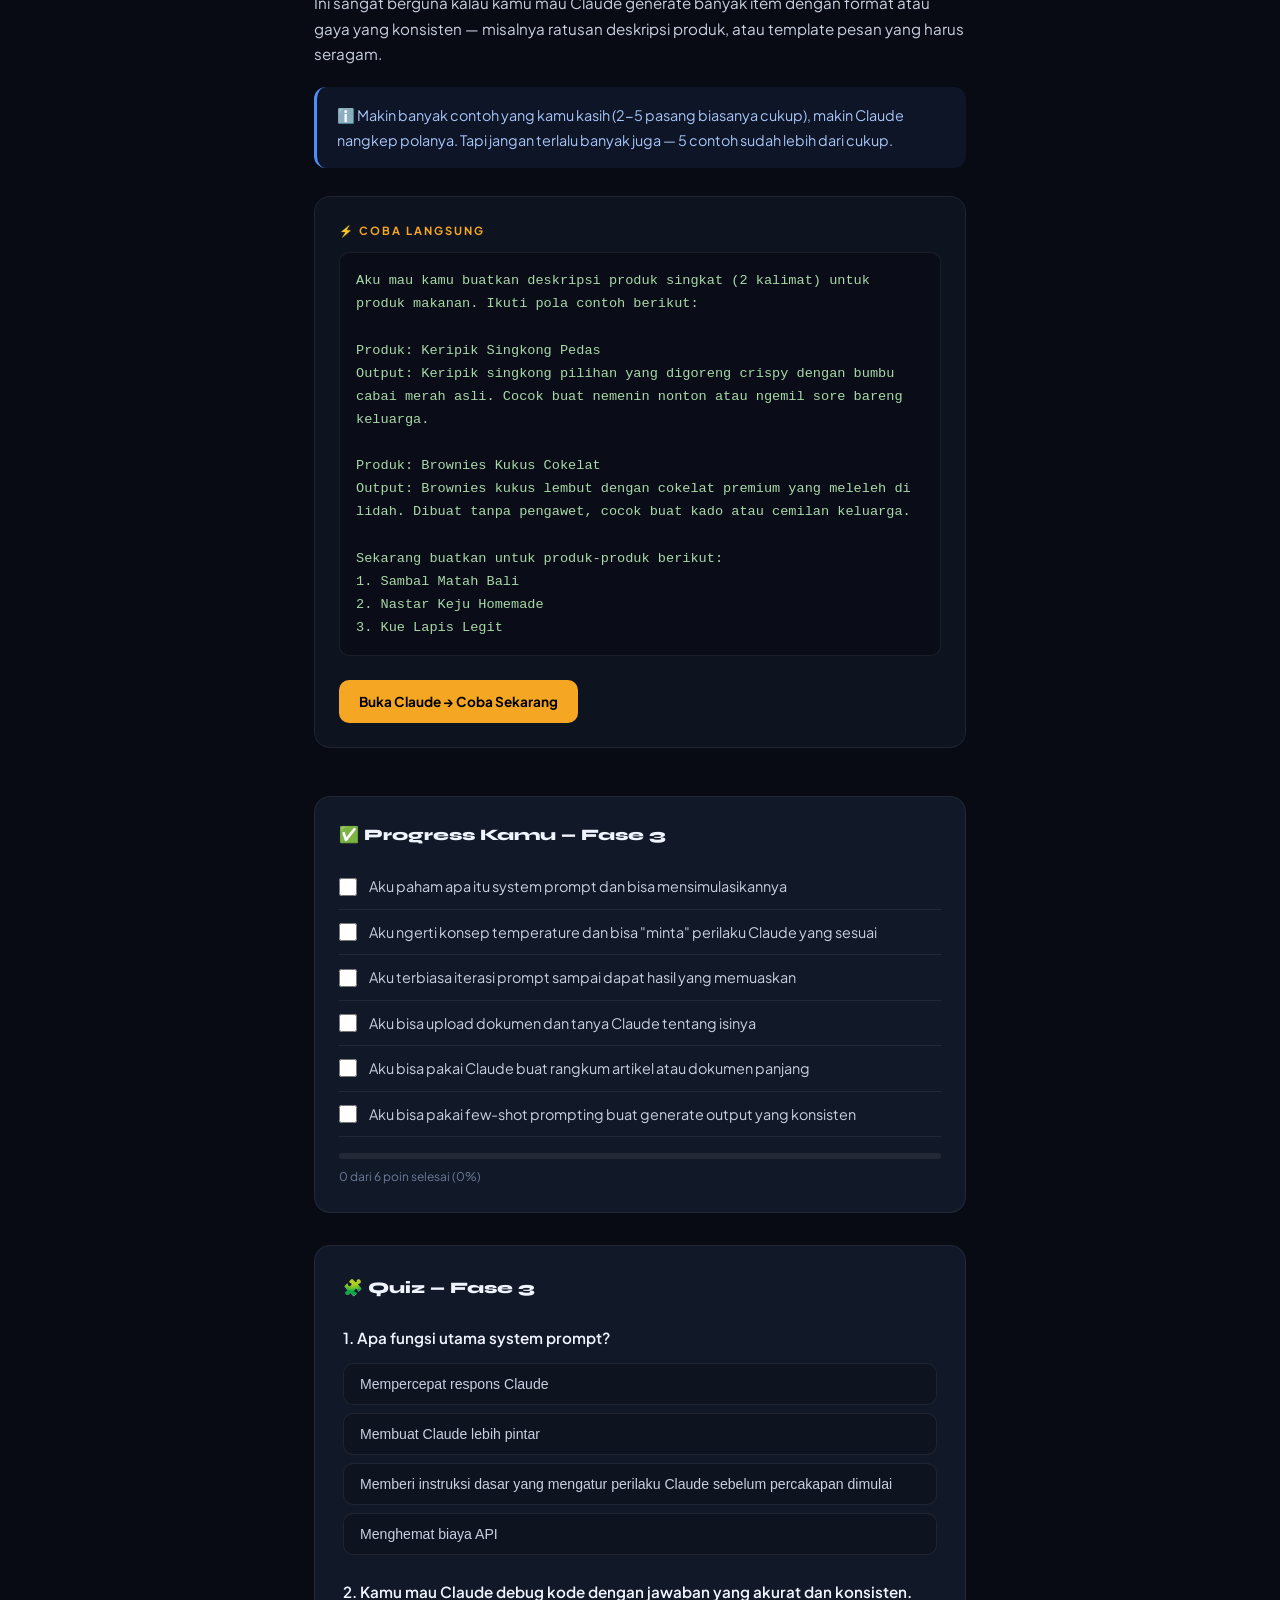
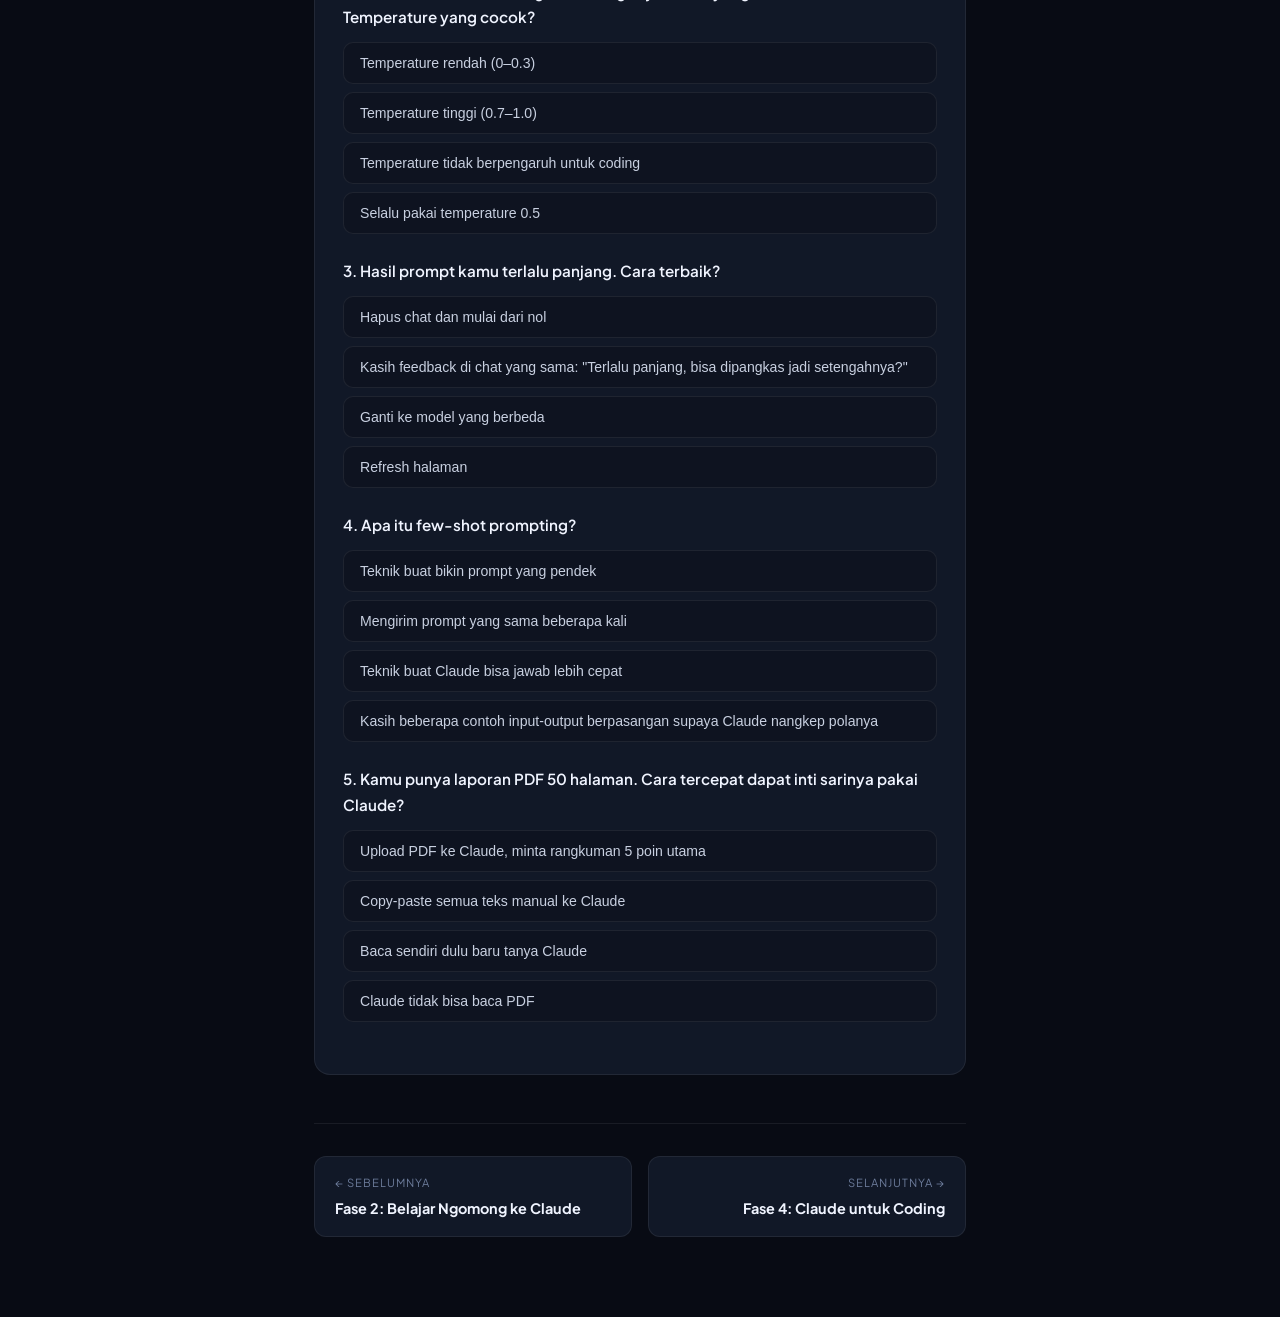
<file: fase-3.html>
<!DOCTYPE html>
<html lang="id">
<head>
  <meta charset="UTF-8"/>
  <meta name="viewport" content="width=device-width, initial-scale=1.0"/>
  <title>Fase 3: Prompt Level Lanjut — Belajar Claude</title>
  <link rel="preconnect" href="https://fonts.googleapis.com">
  <link href="https://fonts.googleapis.com/css2?family=Syne:wght@700;800&family=Plus+Jakarta+Sans:wght@400;500;600;700&display=swap" rel="stylesheet">
  <link rel="stylesheet" href="style.css">
  <style>:root { --fase-color: #22c97a; }</style>
</head>
<body data-fase="fase3">
  <nav>
    <a href="index.html" class="logo">⚡ Belajar Claude</a>
    <a href="index.html" class="nav-back">← Kembali ke Roadmap</a>
  </nav>
  <div class="top-progress"><div class="top-progress-fill"></div></div>
  <div class="page-wrap">

    <div class="fase-header">
      <div class="fase-badge" style="color:#22c97a;border-color:rgba(34,201,122,0.3);background:rgba(34,201,122,0.08)">🧠 FASE 3</div>
      <h1 class="fase-title">Prompt Level Lanjut</h1>
      <p class="fase-sub">Udah bisa bikin prompt dasar? Sekarang kita naik level. Ini teknik yang dipakai sama developer dan power user Claude sehari-hari.</p>
    </div>

    <div class="materi-section">
      <div class="materi-num" style="background:rgba(34,201,122,0.15);color:#22c97a">3.1</div>
      <h2>System Prompt — Instruksi Rahasia di Balik Layar</h2>
      <p>Kalau kamu pernah pakai aplikasi AI yang karakternya "beda" dari Claude biasanya — misalnya ada AI customer service yang selalu jawab formal, atau AI yang selalu pakai bahasa tertentu — itu karena ada <strong>system prompt</strong> di baliknya.</p>
      <p>System prompt itu instruksi yang dikasih ke Claude <em>sebelum</em> percakapan dimulai. Posisinya "di atas" chat biasa. Biasanya dipakai sama developer buat ngatur kepribadian, batasan, dan cara kerja AI mereka.</p>
      <p>Di claude.ai biasa, kamu bisa simulasikan ini dengan kasih instruksi di awal chat dan bilang "pegang instruksi ini sepanjang percakapan kita."</p>
      <div class="callout tip">
        💡 <strong>Contoh use case:</strong> Kalau kamu bikin chatbot untuk toko online kamu, system prompt-nya bisa berisi: nama toko, daftar produk, cara refund, dan instruksi "jawab hanya pertanyaan seputar produk kami."
      </div>
      <div class="praktek-box">
        <div class="praktek-label">⚡ Coba Langsung</div>
        <pre>Aku mau kamu berperan sebagai asisten toko online "Kopi Nusantara" sepanjang percakapan ini. Aturannya:
- Selalu sapa dengan "Halo Kak!"
- Hanya jawab pertanyaan seputar kopi dan produk kami
- Kalau ditanya di luar topik kopi, tolak dengan sopan
- Produk kami: Kopi Aceh Gayo (Rp 85rb), Kopi Toraja (Rp 90rb), Kopi Flores (Rp 80rb)

Sudah siap? Mulai sekarang kamu adalah asisten Kopi Nusantara.</pre>
        <a href="https://claude.ai" target="_blank" class="btn-coba">Buka Claude → Coba Sekarang</a>
      </div>
    </div>

    <div class="materi-section">
      <div class="materi-num" style="background:rgba(34,201,122,0.15);color:#22c97a">3.2</div>
      <h2>Temperature — Atur Seberapa "Kreatif" Jawaban Claude</h2>
      <p><strong>Temperature</strong> itu setting yang ngatur seberapa "random" atau "kreatif" output Claude. Nilainya antara 0 sampai 1.</p>
      <p><strong>Temperature rendah (0–0.3):</strong> Claude lebih fokus, konsisten, dan prediktabel. Cocok buat coding, analisis data, atau jawaban faktual yang harus akurat.</p>
      <p><strong>Temperature tinggi (0.7–1.0):</strong> Claude lebih kreatif, variatif, dan kadang "berani" kasih jawaban tak terduga. Cocok buat brainstorming, nulis kreatif, atau cari ide-ide segar.</p>
      <div class="callout info">
        ℹ️ Di claude.ai (chat biasa), kamu gak bisa set temperature secara langsung. Tapi kamu bisa "minta" perilakunya — misalnya: "Jawab dengan konsisten dan faktual" (efek temperature rendah) atau "Kasih aku ide-ide kreatif yang gak biasa" (efek temperature tinggi).
      </div>
      <div class="praktek-box">
        <div class="praktek-label">⚡ Coba Perbandingan</div>
        <pre>Prompt A (minta jawaban konsisten/faktual):
"Jelaskan cara kerja HTTPS secara teknis dan akurat. Jangan ada spekulasi."

Prompt B (minta jawaban kreatif):
"Jelaskan cara kerja HTTPS tapi pakai analogi yang paling kreatif dan tidak biasa yang bisa kamu pikirkan. Boleh aneh dan imajinatif."</pre>
        <a href="https://claude.ai" target="_blank" class="btn-coba">Buka Claude → Coba Sekarang</a>
      </div>
    </div>

    <div class="materi-section">
      <div class="materi-num" style="background:rgba(34,201,122,0.15);color:#22c97a">3.3</div>
      <h2>Iterasi Prompt — Cara Benerin Hasil yang Kurang Memuaskan</h2>
      <p>Ini skill yang paling penting tapi paling sering diabaikan: <strong>jangan nyerah setelah satu kali coba</strong>. Kalau hasilnya kurang oke, jangan langsung buang — iterate!</p>
      <p>Caranya: kasih feedback ke Claude di chat yang sama. Bilang apa yang kurang, minta dia perbaiki. Claude bisa revisi berdasarkan feedback kamu tanpa harus mulai dari nol.</p>
      <div class="callout tip">
        💡 <strong>Kalimat iterasi yang berguna:</strong><br>
        - "Hasilnya terlalu formal, bisa lebih santai?"<br>
        - "Bagus, tapi terlalu panjang. Bisa dipangkas jadi setengahnya?"<br>
        - "Poin nomor 3 kurang jelas, bisa dijelaskan lebih detail?"<br>
        - "Coba versi lain yang lebih kreatif."
      </div>
      <div class="praktek-box">
        <div class="praktek-label">⚡ Coba Langsung</div>
        <pre>Langkah 1 — Kirim ini dulu:
"Buatkan bio Instagram untuk fotografer freelance."

Langkah 2 — Setelah dapat hasilnya, kirim:
"Bagus, tapi terlalu panjang dan formal. Bisa dibuat max 80 karakter, tone lebih santai dan ada emoji-nya?"

Langkah 3 — Iterasi lagi sampai kamu puas!</pre>
        <a href="https://claude.ai" target="_blank" class="btn-coba">Buka Claude → Coba Sekarang</a>
      </div>
    </div>

    <div class="materi-section">
      <div class="materi-num" style="background:rgba(34,201,122,0.15);color:#22c97a">3.4</div>
      <h2>Analisis Dokumen — Upload dan Tanya</h2>
      <p>Claude bisa baca dan analisis dokumen yang kamu upload — PDF, Word, gambar teks, CSV, dan lainnya. Ini fitur yang underrated banget.</p>
      <p>Use case praktisnya banyak banget: rangkum kontrak panjang, ekstrak data dari laporan keuangan, cari poin penting dari proposal tebal, atau analisis feedback pelanggan dari file Excel.</p>
      <div class="callout info">
        ℹ️ Caranya gampang: di claude.ai, klik ikon attachment (📎) di kotak chat, upload file kamu, terus tanya apapun tentang isinya.
      </div>
      <div class="praktek-box">
        <div class="praktek-label">⚡ Coba Langsung</div>
        <pre>Upload dokumen apapun (PDF, Word, atau gambar teks), terus kirim prompt ini:

"Tolong baca dokumen yang aku upload dan:
1. Buat ringkasan maksimal 5 poin utama
2. Sebutkan 3 hal paling penting yang perlu aku perhatikan
3. Kalau ada istilah teknis, jelaskan dengan bahasa awam"</pre>
        <a href="https://claude.ai" target="_blank" class="btn-coba">Buka Claude → Coba Sekarang</a>
      </div>
    </div>

    <div class="materi-section">
      <div class="materi-num" style="background:rgba(34,201,122,0.15);color:#22c97a">3.5</div>
      <h2>Prompt untuk Rangkuman Artikel Panjang</h2>
      <p>Salah satu use case paling sering: kamu nemuin artikel panjang, laporan, atau thread Twitter yang panjang banget — tapi gak ada waktu baca semua. Claude bisa bantu.</p>
      <p>Kamu bisa paste teks panjangnya langsung ke Claude (atau upload file-nya), terus minta dia rangkum sesuai kebutuhan kamu.</p>
      <div class="callout tip">
        💡 <strong>Tips:</strong> Kalau mau rangkuman yang lebih berguna, kasih konteks kamu siapa dan untuk apa rangkumannya. Hasilnya bakal lebih relevan.
      </div>
      <div class="praktek-box">
        <div class="praktek-label">⚡ Template Rangkuman Ampuh</div>
        <pre>Aku adalah [siapa kamu]. Aku butuh memahami artikel/dokumen berikut untuk keperluan [tujuan kamu].

[PASTE TEKS PANJANGNYA DI SINI]

Tolong buatkan:
1. Ringkasan 3 kalimat (TL;DR)
2. 5 poin kunci yang paling penting
3. Action item atau kesimpulan praktis yang bisa aku lakukan</pre>
        <a href="https://claude.ai" target="_blank" class="btn-coba">Buka Claude → Coba Sekarang</a>
      </div>
    </div>

    <div class="materi-section">
      <div class="materi-num" style="background:rgba(34,201,122,0.15);color:#22c97a">3.6</div>
      <h2>Few-Shot Prompting — Kasih Beberapa Contoh Sekaligus</h2>
      <p>Di Fase 2 kita udah bahas kasih contoh. Sekarang kita naik level: <strong>few-shot prompting</strong> — kasih Claude <em>beberapa</em> contoh input-output berpasangan, supaya dia nangkep pola yang kamu mau.</p>
      <p>Ini sangat berguna kalau kamu mau Claude generate banyak item dengan format atau gaya yang konsisten — misalnya ratusan deskripsi produk, atau template pesan yang harus seragam.</p>
      <div class="callout info">
        ℹ️ Makin banyak contoh yang kamu kasih (2-5 pasang biasanya cukup), makin Claude nangkep polanya. Tapi jangan terlalu banyak juga — 5 contoh sudah lebih dari cukup.
      </div>
      <div class="praktek-box">
        <div class="praktek-label">⚡ Coba Langsung</div>
        <pre>Aku mau kamu buatkan deskripsi produk singkat (2 kalimat) untuk produk makanan. Ikuti pola contoh berikut:

Produk: Keripik Singkong Pedas
Output: Keripik singkong pilihan yang digoreng crispy dengan bumbu cabai merah asli. Cocok buat nemenin nonton atau ngemil sore bareng keluarga.

Produk: Brownies Kukus Cokelat
Output: Brownies kukus lembut dengan cokelat premium yang meleleh di lidah. Dibuat tanpa pengawet, cocok buat kado atau cemilan keluarga.

Sekarang buatkan untuk produk-produk berikut:
1. Sambal Matah Bali
2. Nastar Keju Homemade
3. Kue Lapis Legit</pre>
        <a href="https://claude.ai" target="_blank" class="btn-coba">Buka Claude → Coba Sekarang</a>
      </div>
    </div>

    <div class="checklist-wrap">
      <div class="checklist-title">✅ Progress Kamu — Fase 3</div>
      <div class="check-item"><input type="checkbox" id="c1"><label for="c1">Aku paham apa itu system prompt dan bisa mensimulasikannya</label></div>
      <div class="check-item"><input type="checkbox" id="c2"><label for="c2">Aku ngerti konsep temperature dan bisa "minta" perilaku Claude yang sesuai</label></div>
      <div class="check-item"><input type="checkbox" id="c3"><label for="c3">Aku terbiasa iterasi prompt sampai dapat hasil yang memuaskan</label></div>
      <div class="check-item"><input type="checkbox" id="c4"><label for="c4">Aku bisa upload dokumen dan tanya Claude tentang isinya</label></div>
      <div class="check-item"><input type="checkbox" id="c5"><label for="c5">Aku bisa pakai Claude buat rangkum artikel atau dokumen panjang</label></div>
      <div class="check-item"><input type="checkbox" id="c6"><label for="c6">Aku bisa pakai few-shot prompting buat generate output yang konsisten</label></div>
      <div class="progress-bar-wrap"><div class="progress-bar-fill"></div></div>
      <div class="progress-text">0 dari 6 poin selesai</div>
    </div>

    <div class="quiz-wrap">
      <div class="quiz-title">🧩 Quiz — Fase 3</div>
      <div class="quiz-q" data-correct="2">
        <p>1. Apa fungsi utama system prompt?</p>
        <div class="quiz-options">
          <button class="quiz-opt">Mempercepat respons Claude</button>
          <button class="quiz-opt">Membuat Claude lebih pintar</button>
          <button class="quiz-opt">Memberi instruksi dasar yang mengatur perilaku Claude sebelum percakapan dimulai</button>
          <button class="quiz-opt">Menghemat biaya API</button>
        </div>
      </div>
      <div class="quiz-q" data-correct="0">
        <p>2. Kamu mau Claude debug kode dengan jawaban yang akurat dan konsisten. Temperature yang cocok?</p>
        <div class="quiz-options">
          <button class="quiz-opt">Temperature rendah (0–0.3)</button>
          <button class="quiz-opt">Temperature tinggi (0.7–1.0)</button>
          <button class="quiz-opt">Temperature tidak berpengaruh untuk coding</button>
          <button class="quiz-opt">Selalu pakai temperature 0.5</button>
        </div>
      </div>
      <div class="quiz-q" data-correct="1">
        <p>3. Hasil prompt kamu terlalu panjang. Cara terbaik?</p>
        <div class="quiz-options">
          <button class="quiz-opt">Hapus chat dan mulai dari nol</button>
          <button class="quiz-opt">Kasih feedback di chat yang sama: "Terlalu panjang, bisa dipangkas jadi setengahnya?"</button>
          <button class="quiz-opt">Ganti ke model yang berbeda</button>
          <button class="quiz-opt">Refresh halaman</button>
        </div>
      </div>
      <div class="quiz-q" data-correct="3">
        <p>4. Apa itu few-shot prompting?</p>
        <div class="quiz-options">
          <button class="quiz-opt">Teknik buat bikin prompt yang pendek</button>
          <button class="quiz-opt">Mengirim prompt yang sama beberapa kali</button>
          <button class="quiz-opt">Teknik buat Claude bisa jawab lebih cepat</button>
          <button class="quiz-opt">Kasih beberapa contoh input-output berpasangan supaya Claude nangkep polanya</button>
        </div>
      </div>
      <div class="quiz-q" data-correct="0">
        <p>5. Kamu punya laporan PDF 50 halaman. Cara tercepat dapat inti sarinya pakai Claude?</p>
        <div class="quiz-options">
          <button class="quiz-opt">Upload PDF ke Claude, minta rangkuman 5 poin utama</button>
          <button class="quiz-opt">Copy-paste semua teks manual ke Claude</button>
          <button class="quiz-opt">Baca sendiri dulu baru tanya Claude</button>
          <button class="quiz-opt">Claude tidak bisa baca PDF</button>
        </div>
      </div>
      <div class="quiz-result"><div class="quiz-score"></div><div class="quiz-msg"></div></div>
    </div>

    <div class="fase-nav">
      <a href="fase-2.html">
        <span class="fn-label">← Sebelumnya</span>
        <span class="fn-title">Fase 2: Belajar Ngomong ke Claude</span>
      </a>
      <a href="fase-4.html" class="fn-next">
        <span class="fn-label">Selanjutnya →</span>
        <span class="fn-title">Fase 4: Claude untuk Coding</span>
      </a>
    </div>

  </div>
  <script src="main.js"></script>
</body>
</html>
</file>
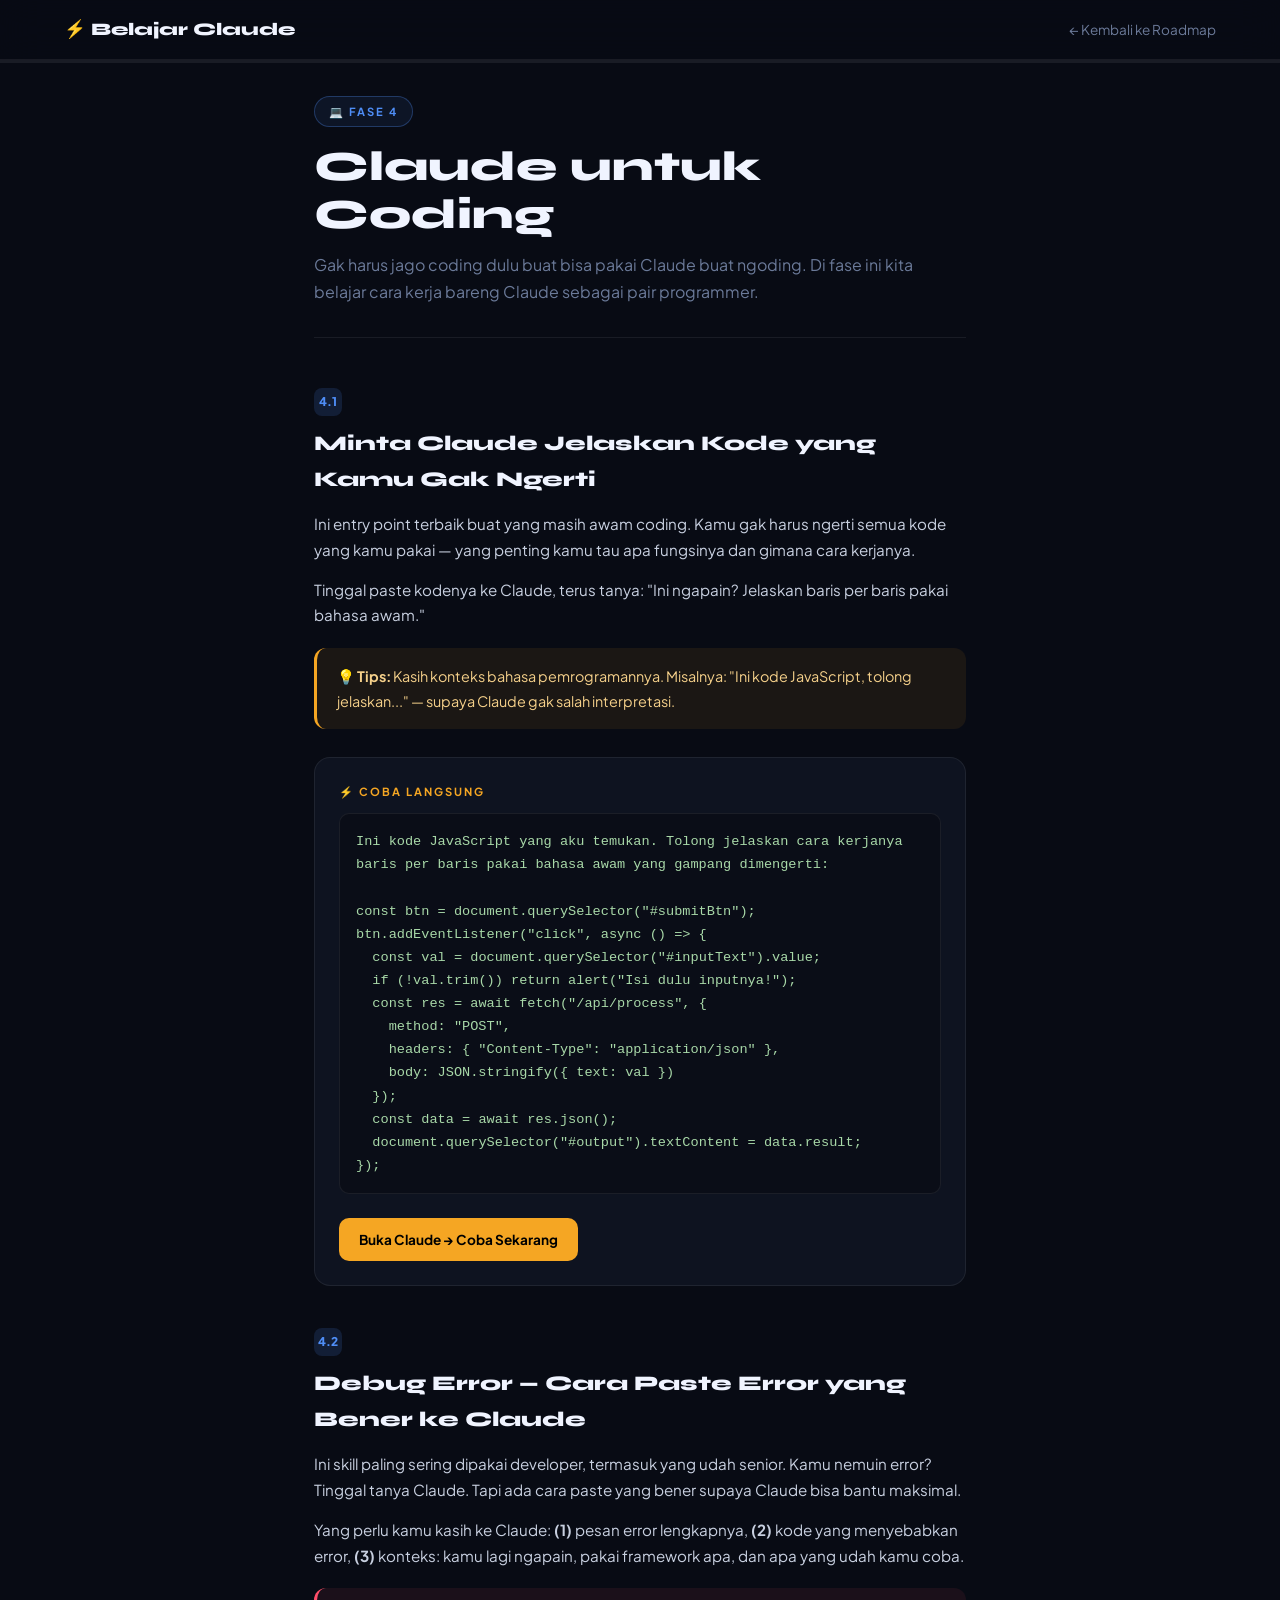
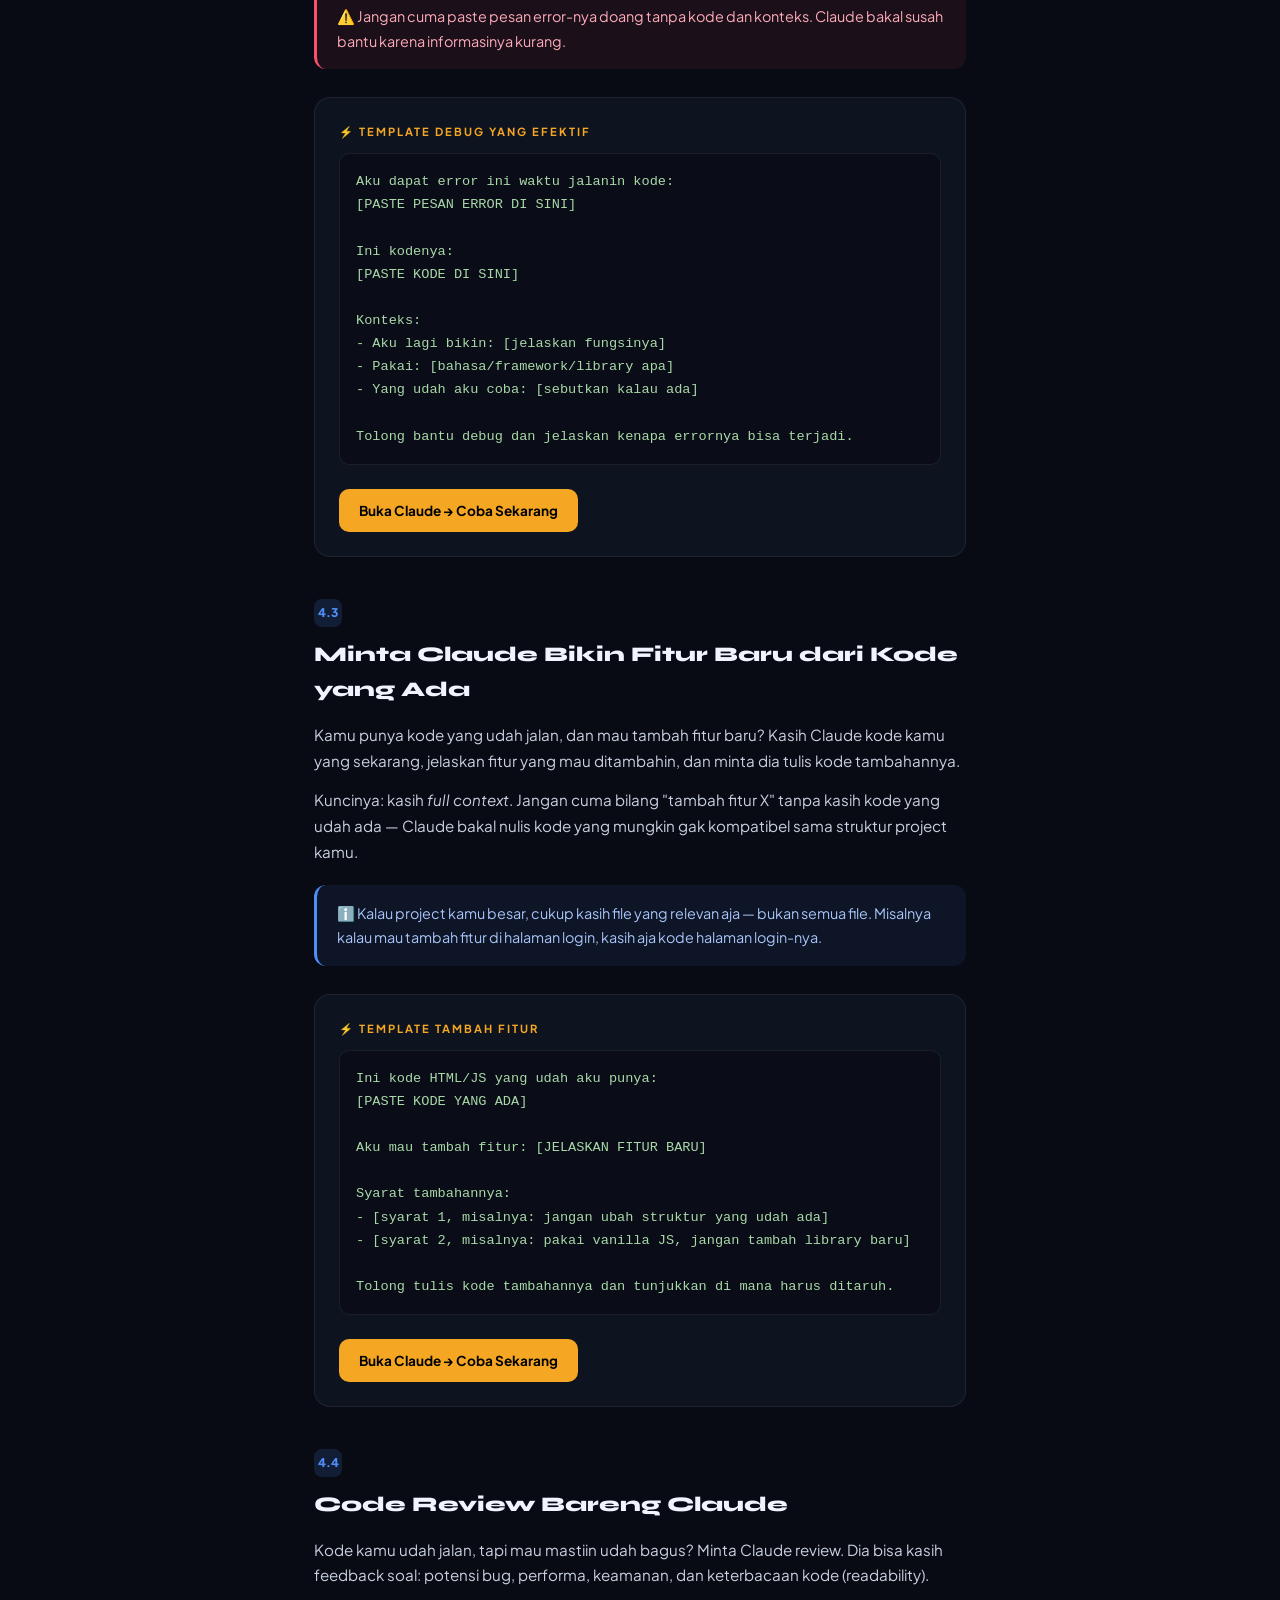
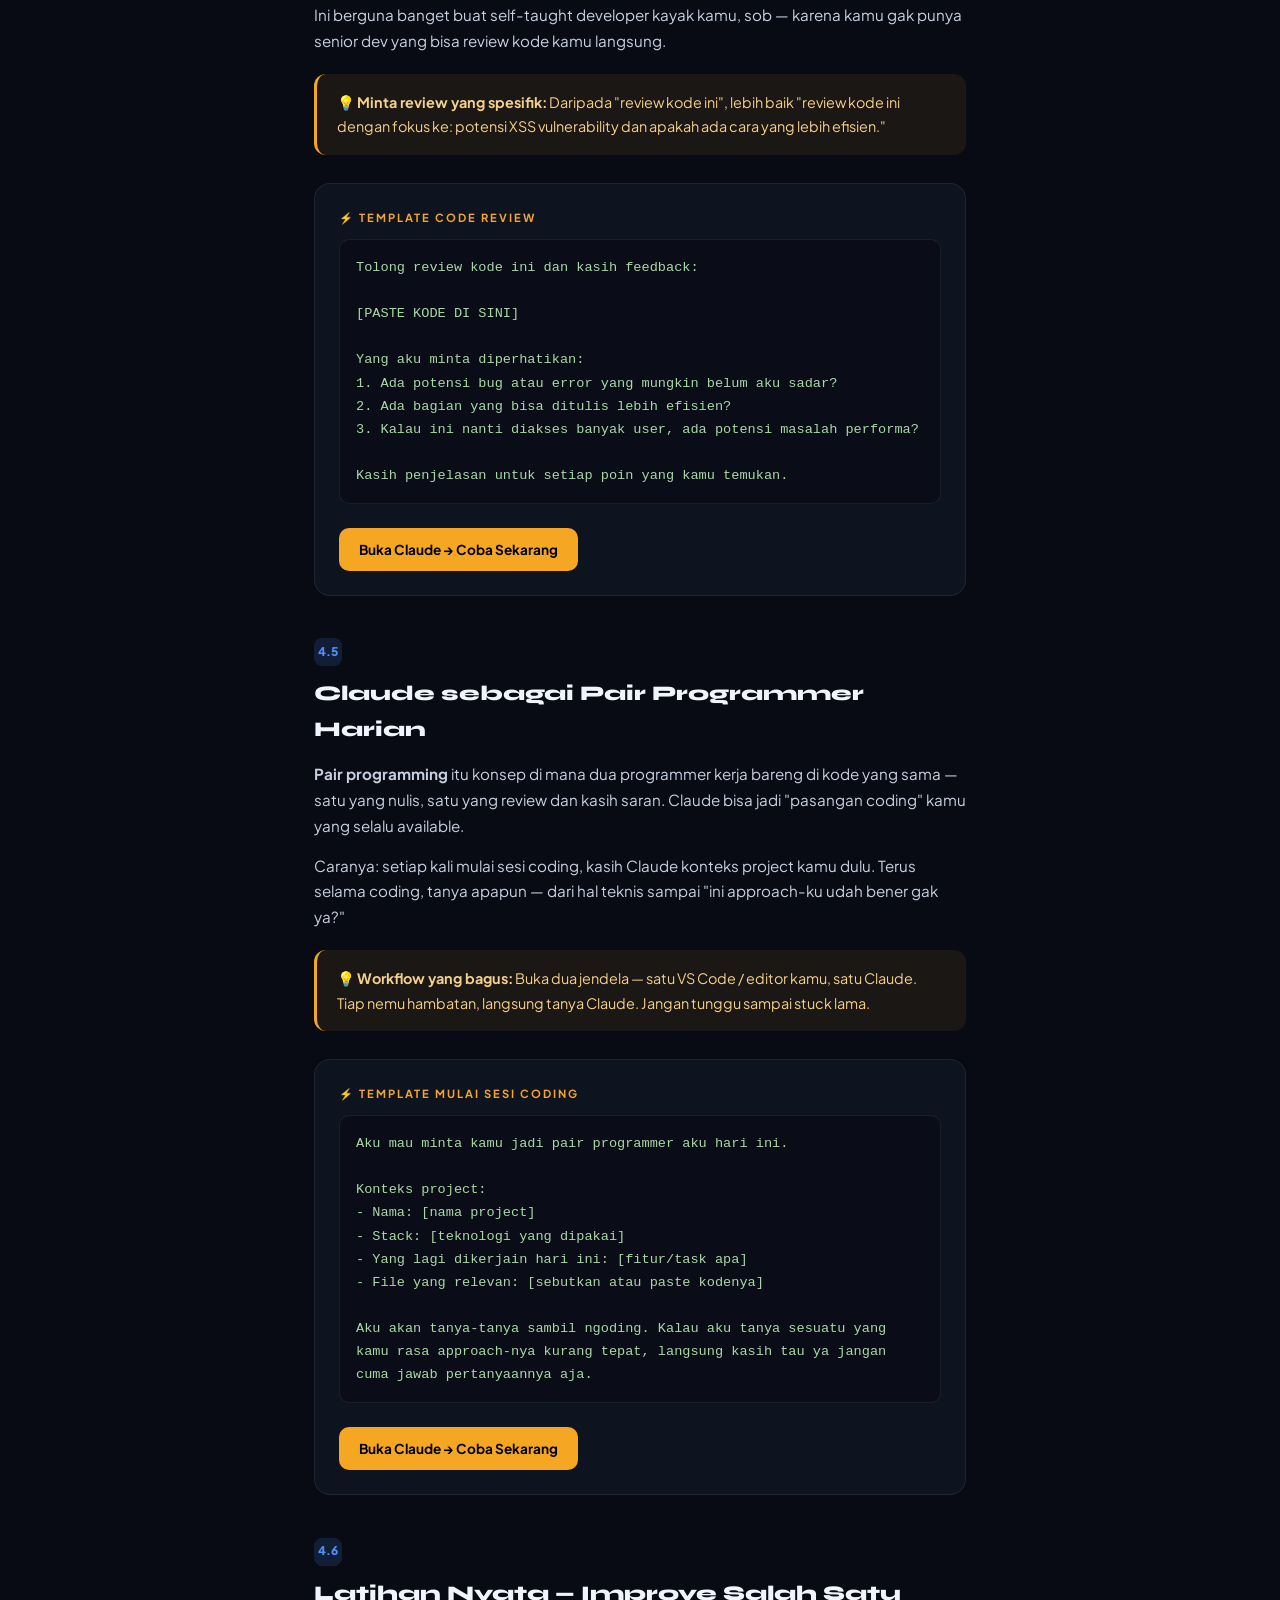
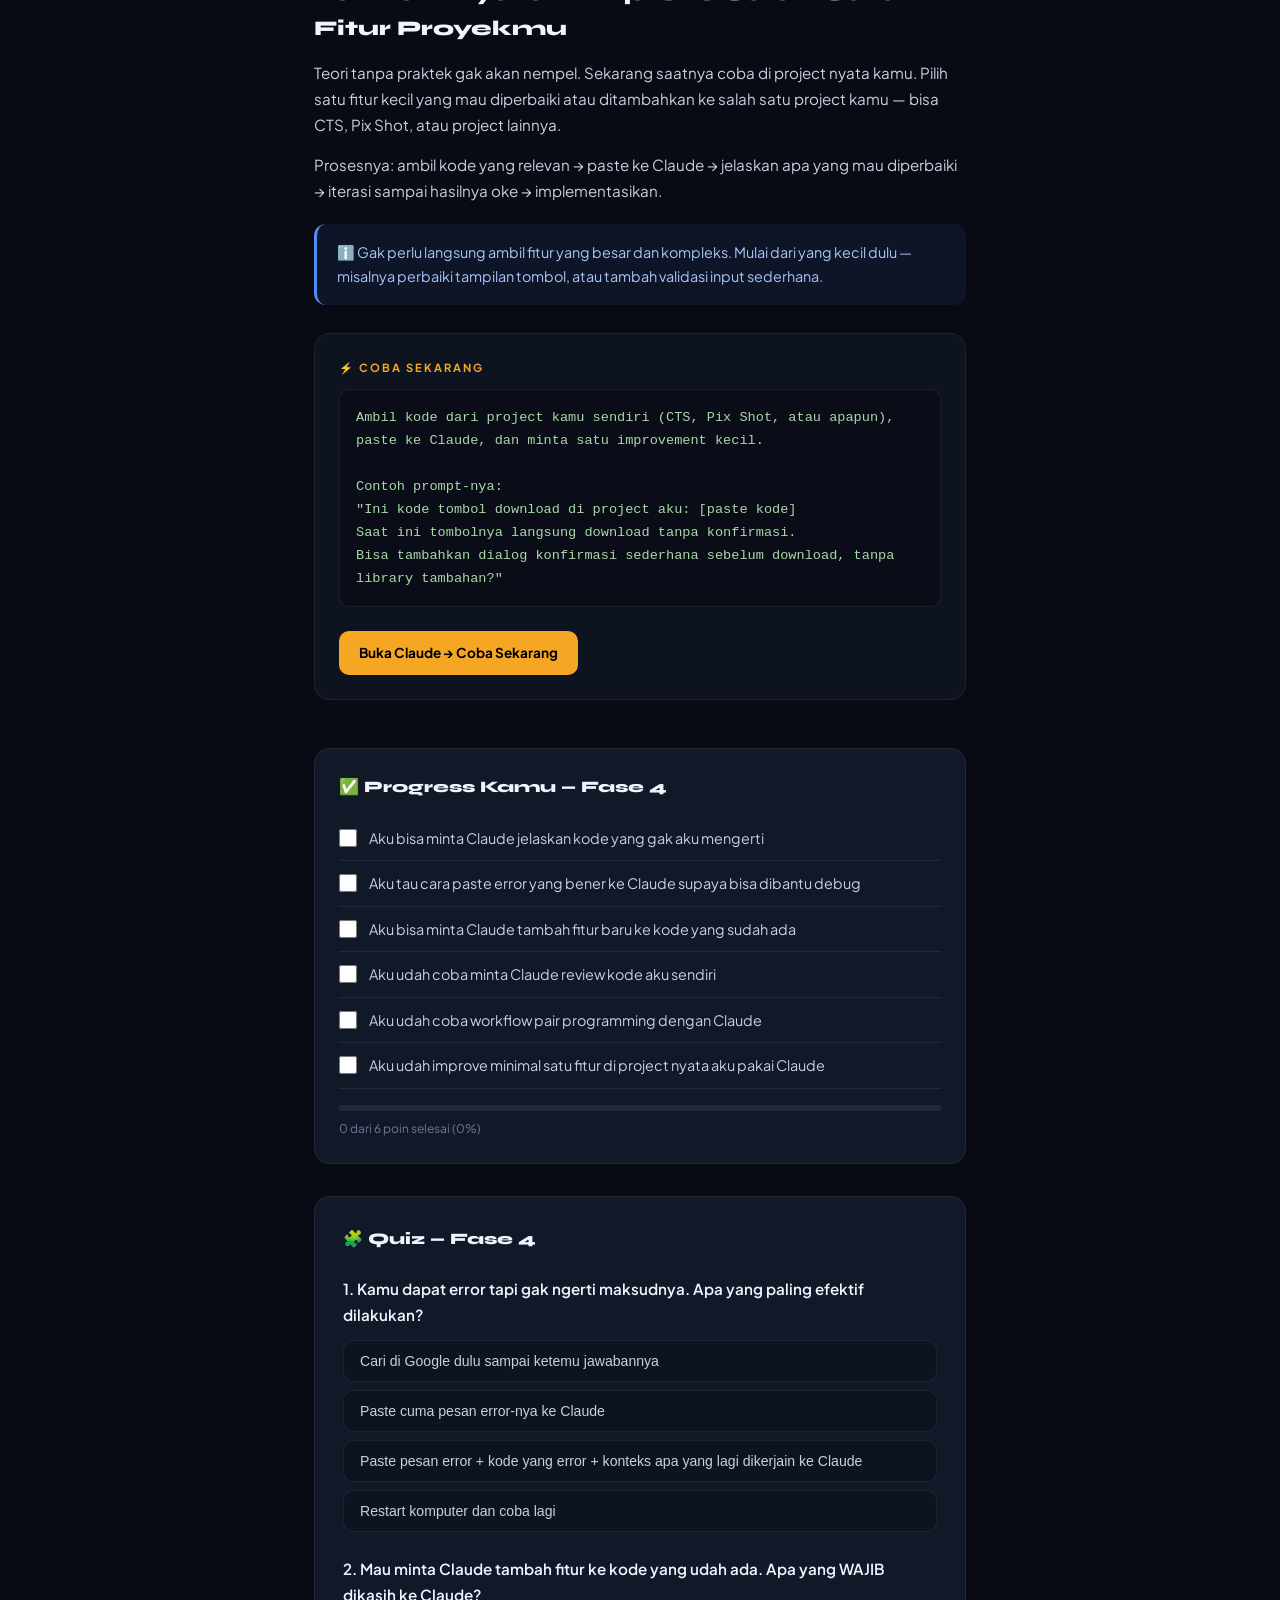
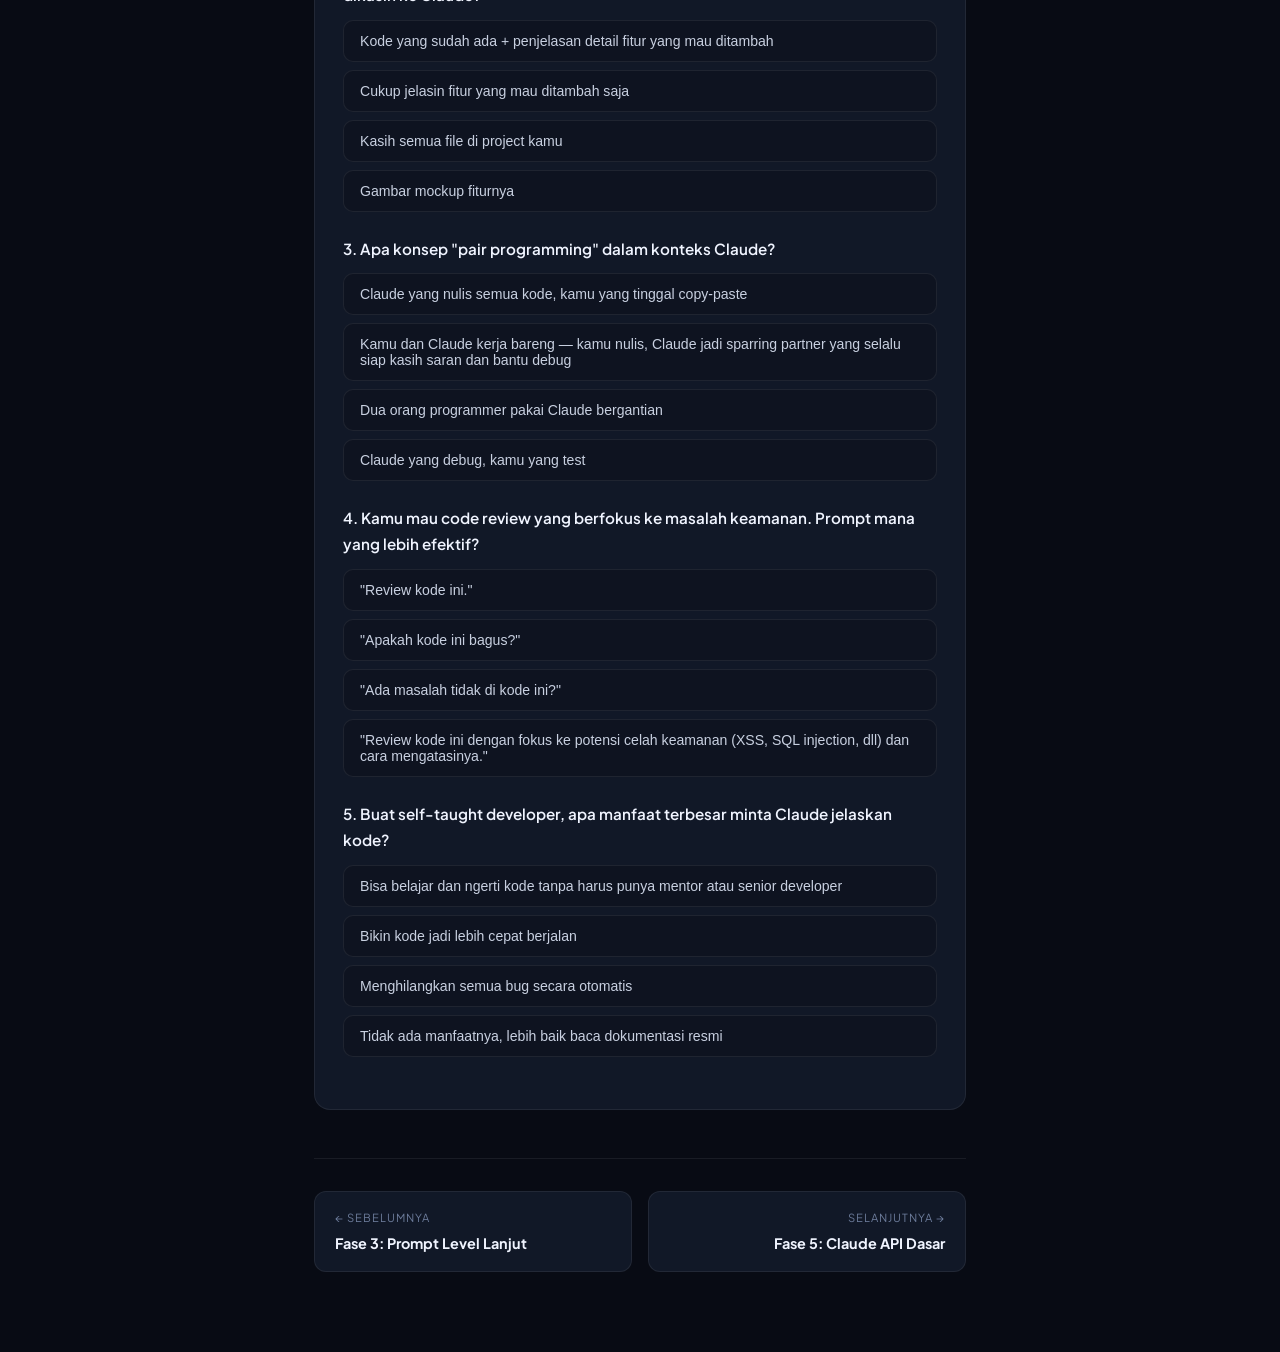
<file: fase-4.html>
<!DOCTYPE html>
<html lang="id">
<head>
  <meta charset="UTF-8"/>
  <meta name="viewport" content="width=device-width, initial-scale=1.0"/>
  <title>Fase 4: Claude untuk Coding — Belajar Claude</title>
  <link rel="preconnect" href="https://fonts.googleapis.com">
  <link href="https://fonts.googleapis.com/css2?family=Syne:wght@700;800&family=Plus+Jakarta+Sans:wght@400;500;600;700&display=swap" rel="stylesheet">
  <link rel="stylesheet" href="style.css">
  <style>:root { --fase-color: #4f8ef7; }</style>
</head>
<body data-fase="fase4">
  <nav>
    <a href="index.html" class="logo">⚡ Belajar Claude</a>
    <a href="index.html" class="nav-back">← Kembali ke Roadmap</a>
  </nav>
  <div class="top-progress"><div class="top-progress-fill"></div></div>
  <div class="page-wrap">

    <div class="fase-header">
      <div class="fase-badge" style="color:#4f8ef7;border-color:rgba(79,142,247,0.3);background:rgba(79,142,247,0.08)">💻 FASE 4</div>
      <h1 class="fase-title">Claude untuk Coding</h1>
      <p class="fase-sub">Gak harus jago coding dulu buat bisa pakai Claude buat ngoding. Di fase ini kita belajar cara kerja bareng Claude sebagai pair programmer.</p>
    </div>

    <div class="materi-section">
      <div class="materi-num" style="background:rgba(79,142,247,0.15);color:#4f8ef7">4.1</div>
      <h2>Minta Claude Jelaskan Kode yang Kamu Gak Ngerti</h2>
      <p>Ini entry point terbaik buat yang masih awam coding. Kamu gak harus ngerti semua kode yang kamu pakai — yang penting kamu tau apa fungsinya dan gimana cara kerjanya.</p>
      <p>Tinggal paste kodenya ke Claude, terus tanya: "Ini ngapain? Jelaskan baris per baris pakai bahasa awam."</p>
      <div class="callout tip">
        💡 <strong>Tips:</strong> Kasih konteks bahasa pemrogramannya. Misalnya: "Ini kode JavaScript, tolong jelaskan..." — supaya Claude gak salah interpretasi.
      </div>
      <div class="praktek-box">
        <div class="praktek-label">⚡ Coba Langsung</div>
        <pre>Ini kode JavaScript yang aku temukan. Tolong jelaskan cara kerjanya baris per baris pakai bahasa awam yang gampang dimengerti:

const btn = document.querySelector("#submitBtn");
btn.addEventListener("click", async () => {
  const val = document.querySelector("#inputText").value;
  if (!val.trim()) return alert("Isi dulu inputnya!");
  const res = await fetch("/api/process", {
    method: "POST",
    headers: { "Content-Type": "application/json" },
    body: JSON.stringify({ text: val })
  });
  const data = await res.json();
  document.querySelector("#output").textContent = data.result;
});</pre>
        <a href="https://claude.ai" target="_blank" class="btn-coba">Buka Claude → Coba Sekarang</a>
      </div>
    </div>

    <div class="materi-section">
      <div class="materi-num" style="background:rgba(79,142,247,0.15);color:#4f8ef7">4.2</div>
      <h2>Debug Error — Cara Paste Error yang Bener ke Claude</h2>
      <p>Ini skill paling sering dipakai developer, termasuk yang udah senior. Kamu nemuin error? Tinggal tanya Claude. Tapi ada cara paste yang bener supaya Claude bisa bantu maksimal.</p>
      <p>Yang perlu kamu kasih ke Claude: <strong>(1)</strong> pesan error lengkapnya, <strong>(2)</strong> kode yang menyebabkan error, <strong>(3)</strong> konteks: kamu lagi ngapain, pakai framework apa, dan apa yang udah kamu coba.</p>
      <div class="callout warn">
        ⚠️ Jangan cuma paste pesan error-nya doang tanpa kode dan konteks. Claude bakal susah bantu karena informasinya kurang.
      </div>
      <div class="praktek-box">
        <div class="praktek-label">⚡ Template Debug yang Efektif</div>
        <pre>Aku dapat error ini waktu jalanin kode:
[PASTE PESAN ERROR DI SINI]

Ini kodenya:
[PASTE KODE DI SINI]

Konteks:
- Aku lagi bikin: [jelaskan fungsinya]
- Pakai: [bahasa/framework/library apa]
- Yang udah aku coba: [sebutkan kalau ada]

Tolong bantu debug dan jelaskan kenapa errornya bisa terjadi.</pre>
        <a href="https://claude.ai" target="_blank" class="btn-coba">Buka Claude → Coba Sekarang</a>
      </div>
    </div>

    <div class="materi-section">
      <div class="materi-num" style="background:rgba(79,142,247,0.15);color:#4f8ef7">4.3</div>
      <h2>Minta Claude Bikin Fitur Baru dari Kode yang Ada</h2>
      <p>Kamu punya kode yang udah jalan, dan mau tambah fitur baru? Kasih Claude kode kamu yang sekarang, jelaskan fitur yang mau ditambahin, dan minta dia tulis kode tambahannya.</p>
      <p>Kuncinya: kasih <em>full context</em>. Jangan cuma bilang "tambah fitur X" tanpa kasih kode yang udah ada — Claude bakal nulis kode yang mungkin gak kompatibel sama struktur project kamu.</p>
      <div class="callout info">
        ℹ️ Kalau project kamu besar, cukup kasih file yang relevan aja — bukan semua file. Misalnya kalau mau tambah fitur di halaman login, kasih aja kode halaman login-nya.
      </div>
      <div class="praktek-box">
        <div class="praktek-label">⚡ Template Tambah Fitur</div>
        <pre>Ini kode HTML/JS yang udah aku punya:
[PASTE KODE YANG ADA]

Aku mau tambah fitur: [JELASKAN FITUR BARU]

Syarat tambahannya:
- [syarat 1, misalnya: jangan ubah struktur yang udah ada]
- [syarat 2, misalnya: pakai vanilla JS, jangan tambah library baru]

Tolong tulis kode tambahannya dan tunjukkan di mana harus ditaruh.</pre>
        <a href="https://claude.ai" target="_blank" class="btn-coba">Buka Claude → Coba Sekarang</a>
      </div>
    </div>

    <div class="materi-section">
      <div class="materi-num" style="background:rgba(79,142,247,0.15);color:#4f8ef7">4.4</div>
      <h2>Code Review Bareng Claude</h2>
      <p>Kode kamu udah jalan, tapi mau mastiin udah bagus? Minta Claude review. Dia bisa kasih feedback soal: potensi bug, performa, keamanan, dan keterbacaan kode (readability).</p>
      <p>Ini berguna banget buat self-taught developer kayak kamu, sob — karena kamu gak punya senior dev yang bisa review kode kamu langsung.</p>
      <div class="callout tip">
        💡 <strong>Minta review yang spesifik:</strong> Daripada "review kode ini", lebih baik "review kode ini dengan fokus ke: potensi XSS vulnerability dan apakah ada cara yang lebih efisien."
      </div>
      <div class="praktek-box">
        <div class="praktek-label">⚡ Template Code Review</div>
        <pre>Tolong review kode ini dan kasih feedback:

[PASTE KODE DI SINI]

Yang aku minta diperhatikan:
1. Ada potensi bug atau error yang mungkin belum aku sadar?
2. Ada bagian yang bisa ditulis lebih efisien?
3. Kalau ini nanti diakses banyak user, ada potensi masalah performa?

Kasih penjelasan untuk setiap poin yang kamu temukan.</pre>
        <a href="https://claude.ai" target="_blank" class="btn-coba">Buka Claude → Coba Sekarang</a>
      </div>
    </div>

    <div class="materi-section">
      <div class="materi-num" style="background:rgba(79,142,247,0.15);color:#4f8ef7">4.5</div>
      <h2>Claude sebagai Pair Programmer Harian</h2>
      <p><strong>Pair programming</strong> itu konsep di mana dua programmer kerja bareng di kode yang sama — satu yang nulis, satu yang review dan kasih saran. Claude bisa jadi "pasangan coding" kamu yang selalu available.</p>
      <p>Caranya: setiap kali mulai sesi coding, kasih Claude konteks project kamu dulu. Terus selama coding, tanya apapun — dari hal teknis sampai "ini approach-ku udah bener gak ya?"</p>
      <div class="callout tip">
        💡 <strong>Workflow yang bagus:</strong> Buka dua jendela — satu VS Code / editor kamu, satu Claude. Tiap nemu hambatan, langsung tanya Claude. Jangan tunggu sampai stuck lama.
      </div>
      <div class="praktek-box">
        <div class="praktek-label">⚡ Template Mulai Sesi Coding</div>
        <pre>Aku mau minta kamu jadi pair programmer aku hari ini.

Konteks project:
- Nama: [nama project]
- Stack: [teknologi yang dipakai]
- Yang lagi dikerjain hari ini: [fitur/task apa]
- File yang relevan: [sebutkan atau paste kodenya]

Aku akan tanya-tanya sambil ngoding. Kalau aku tanya sesuatu yang kamu rasa approach-nya kurang tepat, langsung kasih tau ya jangan cuma jawab pertanyaannya aja.</pre>
        <a href="https://claude.ai" target="_blank" class="btn-coba">Buka Claude → Coba Sekarang</a>
      </div>
    </div>

    <div class="materi-section">
      <div class="materi-num" style="background:rgba(79,142,247,0.15);color:#4f8ef7">4.6</div>
      <h2>Latihan Nyata — Improve Salah Satu Fitur Proyekmu</h2>
      <p>Teori tanpa praktek gak akan nempel. Sekarang saatnya coba di project nyata kamu. Pilih satu fitur kecil yang mau diperbaiki atau ditambahkan ke salah satu project kamu — bisa CTS, Pix Shot, atau project lainnya.</p>
      <p>Prosesnya: ambil kode yang relevan → paste ke Claude → jelaskan apa yang mau diperbaiki → iterasi sampai hasilnya oke → implementasikan.</p>
      <div class="callout info">
        ℹ️ Gak perlu langsung ambil fitur yang besar dan kompleks. Mulai dari yang kecil dulu — misalnya perbaiki tampilan tombol, atau tambah validasi input sederhana.
      </div>
      <div class="praktek-box">
        <div class="praktek-label">⚡ Coba Sekarang</div>
        <pre>Ambil kode dari project kamu sendiri (CTS, Pix Shot, atau apapun), paste ke Claude, dan minta satu improvement kecil.

Contoh prompt-nya:
"Ini kode tombol download di project aku: [paste kode]
Saat ini tombolnya langsung download tanpa konfirmasi.
Bisa tambahkan dialog konfirmasi sederhana sebelum download, tanpa library tambahan?"</pre>
        <a href="https://claude.ai" target="_blank" class="btn-coba">Buka Claude → Coba Sekarang</a>
      </div>
    </div>

    <div class="checklist-wrap">
      <div class="checklist-title">✅ Progress Kamu — Fase 4</div>
      <div class="check-item"><input type="checkbox" id="c1"><label for="c1">Aku bisa minta Claude jelaskan kode yang gak aku mengerti</label></div>
      <div class="check-item"><input type="checkbox" id="c2"><label for="c2">Aku tau cara paste error yang bener ke Claude supaya bisa dibantu debug</label></div>
      <div class="check-item"><input type="checkbox" id="c3"><label for="c3">Aku bisa minta Claude tambah fitur baru ke kode yang sudah ada</label></div>
      <div class="check-item"><input type="checkbox" id="c4"><label for="c4">Aku udah coba minta Claude review kode aku sendiri</label></div>
      <div class="check-item"><input type="checkbox" id="c5"><label for="c5">Aku udah coba workflow pair programming dengan Claude</label></div>
      <div class="check-item"><input type="checkbox" id="c6"><label for="c6">Aku udah improve minimal satu fitur di project nyata aku pakai Claude</label></div>
      <div class="progress-bar-wrap"><div class="progress-bar-fill"></div></div>
      <div class="progress-text">0 dari 6 poin selesai</div>
    </div>

    <div class="quiz-wrap">
      <div class="quiz-title">🧩 Quiz — Fase 4</div>
      <div class="quiz-q" data-correct="2">
        <p>1. Kamu dapat error tapi gak ngerti maksudnya. Apa yang paling efektif dilakukan?</p>
        <div class="quiz-options">
          <button class="quiz-opt">Cari di Google dulu sampai ketemu jawabannya</button>
          <button class="quiz-opt">Paste cuma pesan error-nya ke Claude</button>
          <button class="quiz-opt">Paste pesan error + kode yang error + konteks apa yang lagi dikerjain ke Claude</button>
          <button class="quiz-opt">Restart komputer dan coba lagi</button>
        </div>
      </div>
      <div class="quiz-q" data-correct="0">
        <p>2. Mau minta Claude tambah fitur ke kode yang udah ada. Apa yang WAJIB dikasih ke Claude?</p>
        <div class="quiz-options">
          <button class="quiz-opt">Kode yang sudah ada + penjelasan detail fitur yang mau ditambah</button>
          <button class="quiz-opt">Cukup jelasin fitur yang mau ditambah saja</button>
          <button class="quiz-opt">Kasih semua file di project kamu</button>
          <button class="quiz-opt">Gambar mockup fiturnya</button>
        </div>
      </div>
      <div class="quiz-q" data-correct="1">
        <p>3. Apa konsep "pair programming" dalam konteks Claude?</p>
        <div class="quiz-options">
          <button class="quiz-opt">Claude yang nulis semua kode, kamu yang tinggal copy-paste</button>
          <button class="quiz-opt">Kamu dan Claude kerja bareng — kamu nulis, Claude jadi sparring partner yang selalu siap kasih saran dan bantu debug</button>
          <button class="quiz-opt">Dua orang programmer pakai Claude bergantian</button>
          <button class="quiz-opt">Claude yang debug, kamu yang test</button>
        </div>
      </div>
      <div class="quiz-q" data-correct="3">
        <p>4. Kamu mau code review yang berfokus ke masalah keamanan. Prompt mana yang lebih efektif?</p>
        <div class="quiz-options">
          <button class="quiz-opt">"Review kode ini."</button>
          <button class="quiz-opt">"Apakah kode ini bagus?"</button>
          <button class="quiz-opt">"Ada masalah tidak di kode ini?"</button>
          <button class="quiz-opt">"Review kode ini dengan fokus ke potensi celah keamanan (XSS, SQL injection, dll) dan cara mengatasinya."</button>
        </div>
      </div>
      <div class="quiz-q" data-correct="0">
        <p>5. Buat self-taught developer, apa manfaat terbesar minta Claude jelaskan kode?</p>
        <div class="quiz-options">
          <button class="quiz-opt">Bisa belajar dan ngerti kode tanpa harus punya mentor atau senior developer</button>
          <button class="quiz-opt">Bikin kode jadi lebih cepat berjalan</button>
          <button class="quiz-opt">Menghilangkan semua bug secara otomatis</button>
          <button class="quiz-opt">Tidak ada manfaatnya, lebih baik baca dokumentasi resmi</button>
        </div>
      </div>
      <div class="quiz-result"><div class="quiz-score"></div><div class="quiz-msg"></div></div>
    </div>

    <div class="fase-nav">
      <a href="fase-3.html">
        <span class="fn-label">← Sebelumnya</span>
        <span class="fn-title">Fase 3: Prompt Level Lanjut</span>
      </a>
      <a href="fase-5.html" class="fn-next">
        <span class="fn-label">Selanjutnya →</span>
        <span class="fn-title">Fase 5: Claude API Dasar</span>
      </a>
    </div>

  </div>
  <script src="main.js"></script>
</body>
</html>
</file>
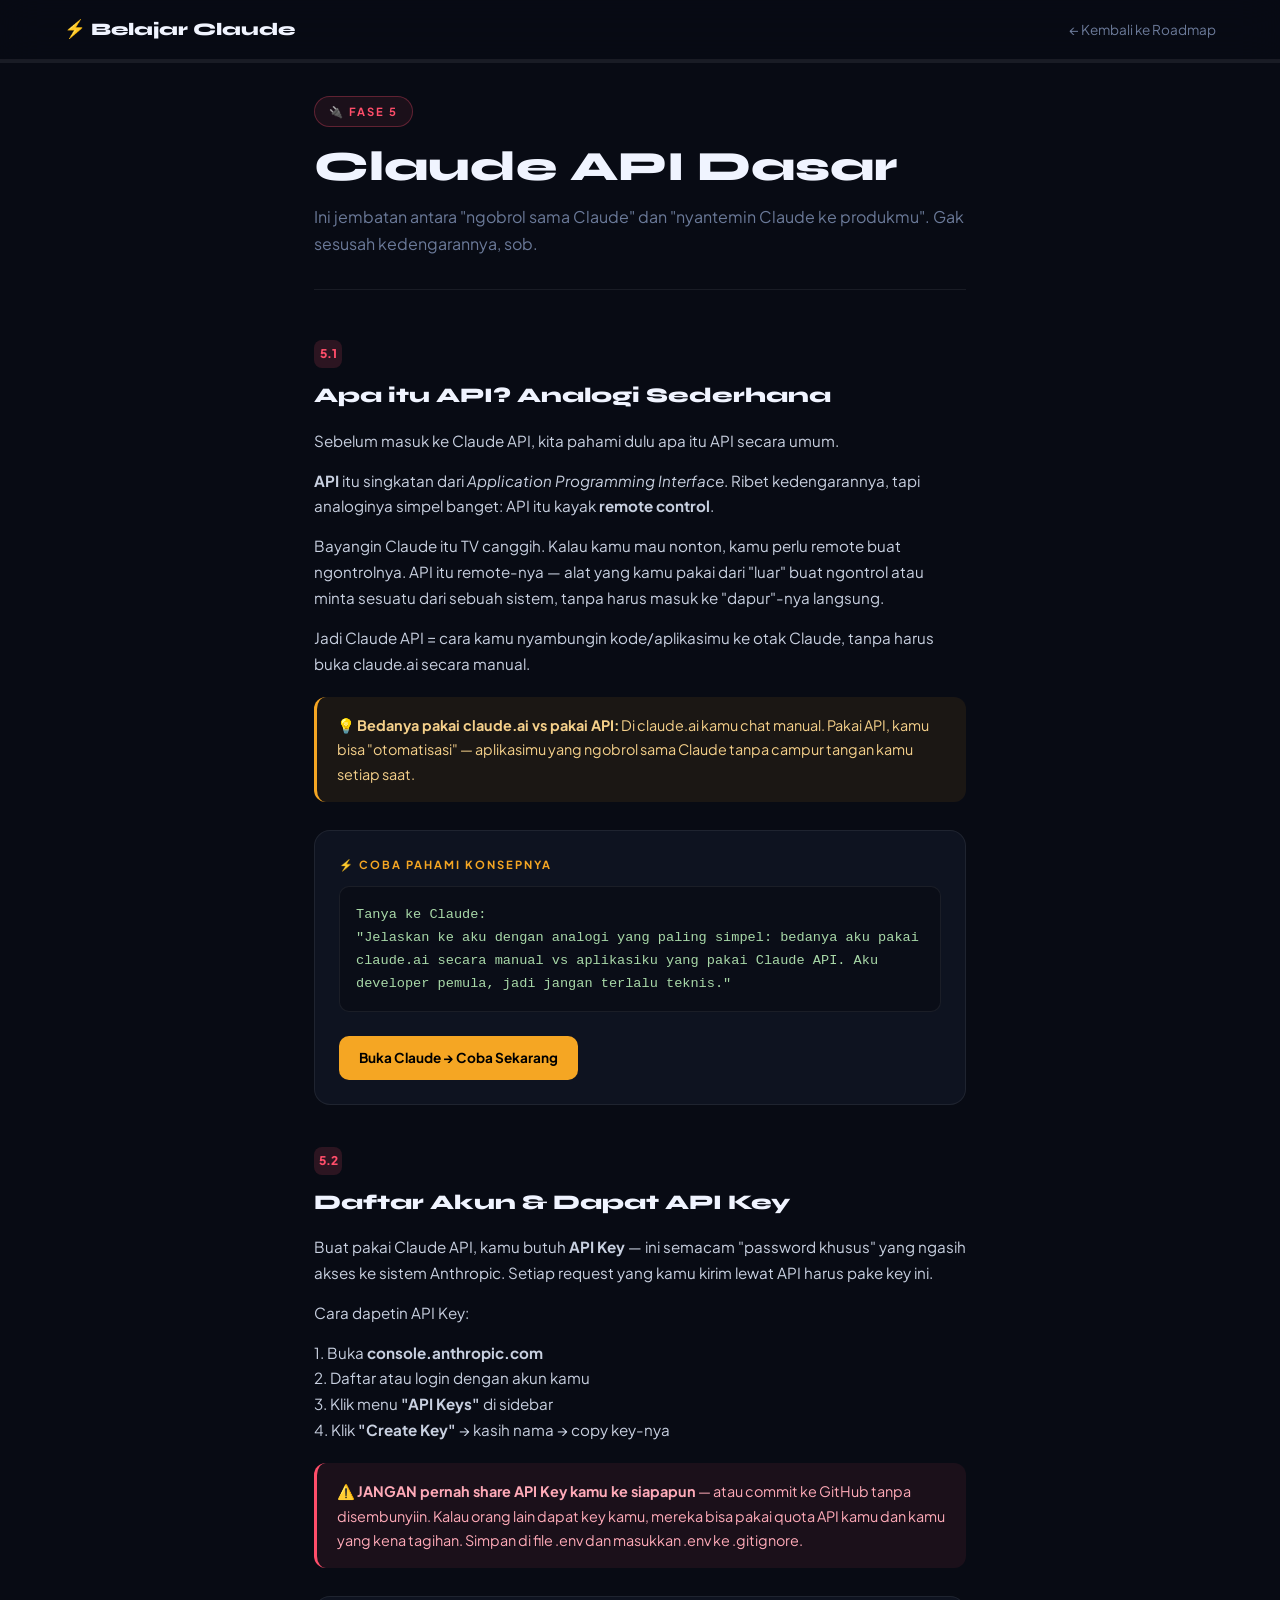
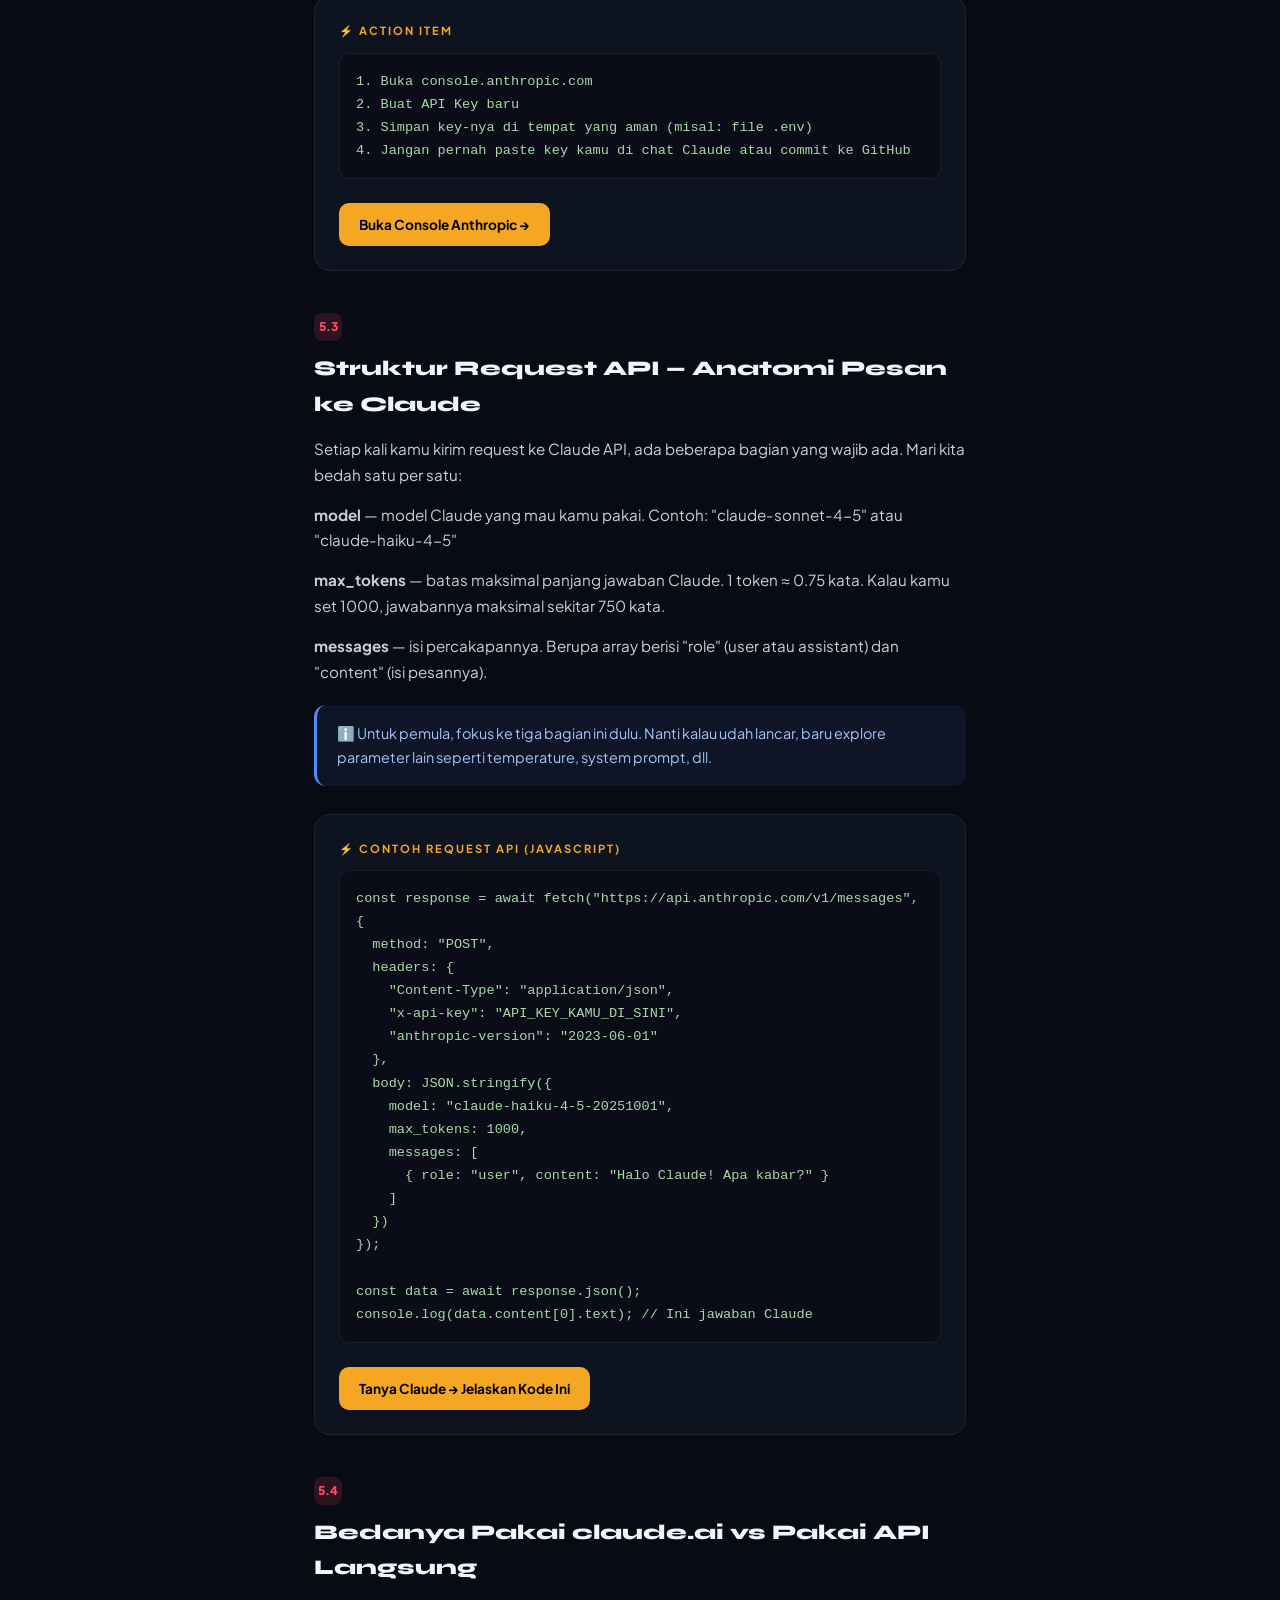
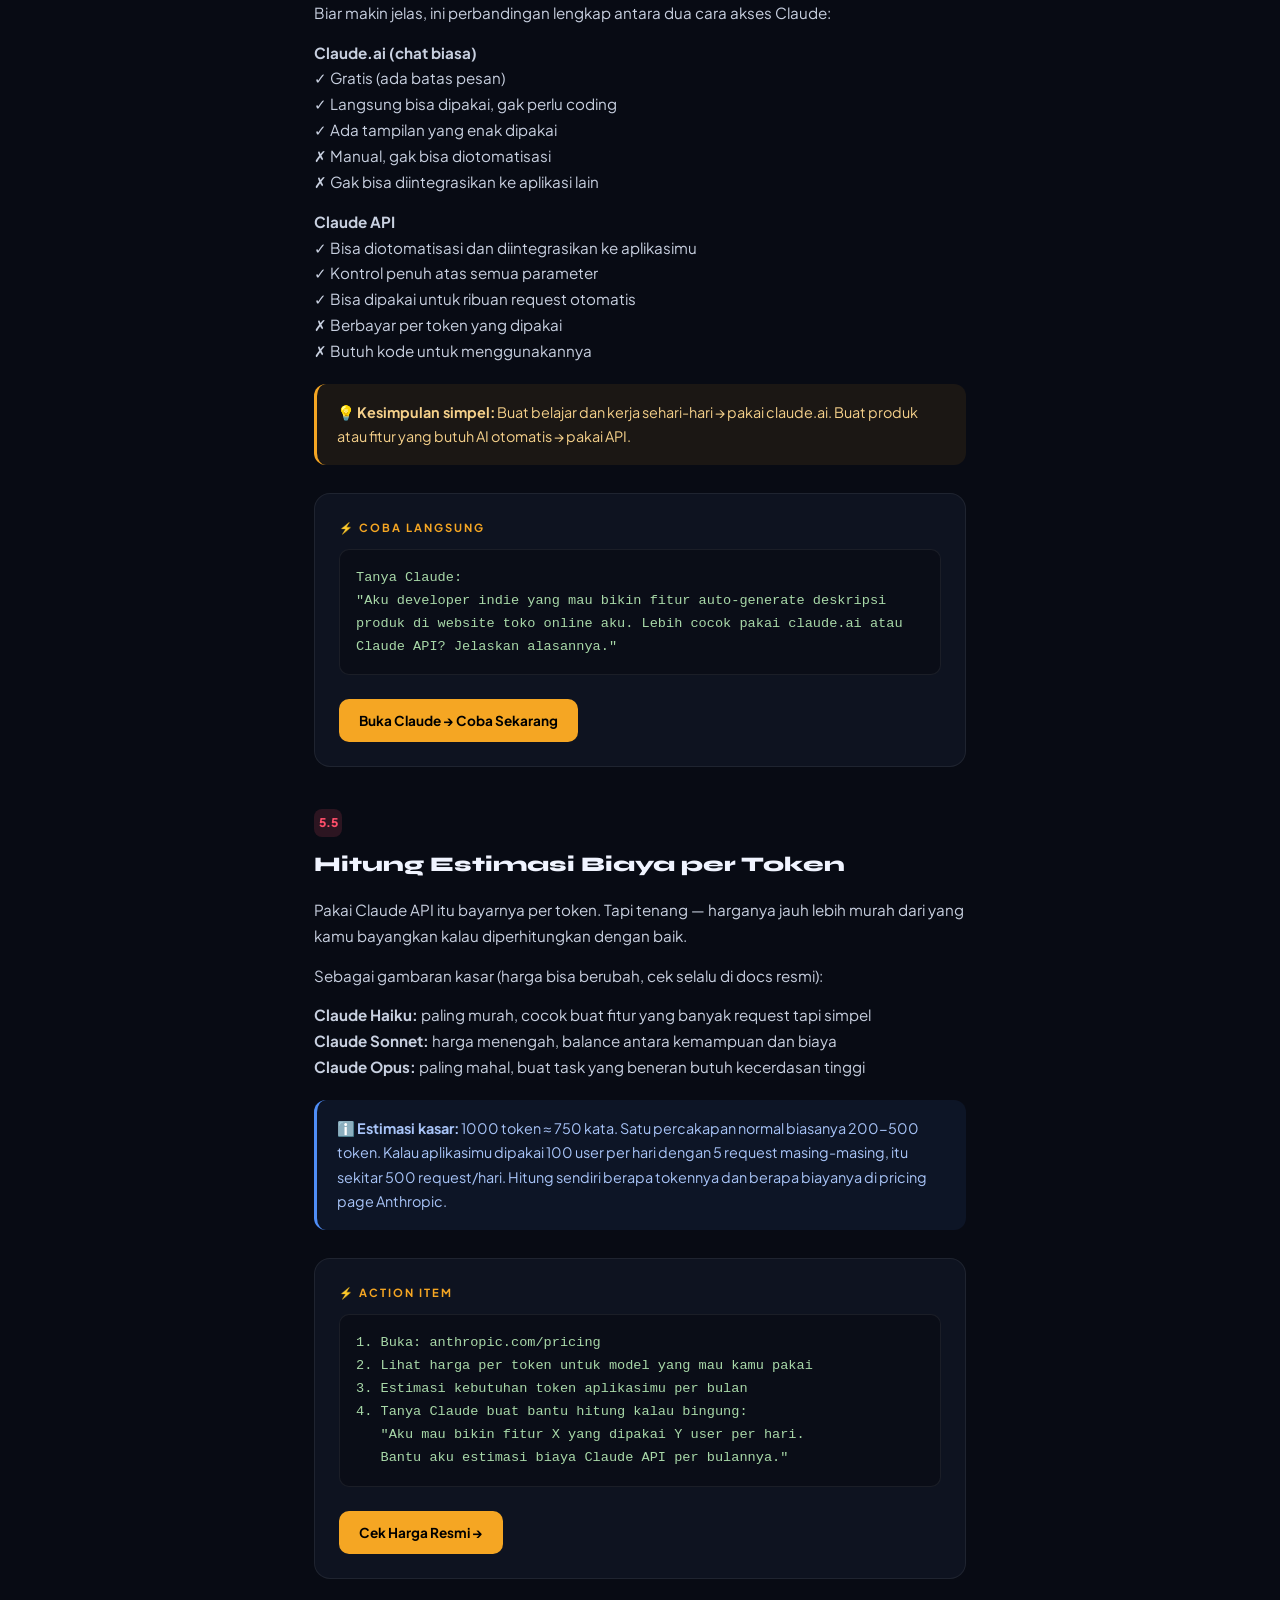
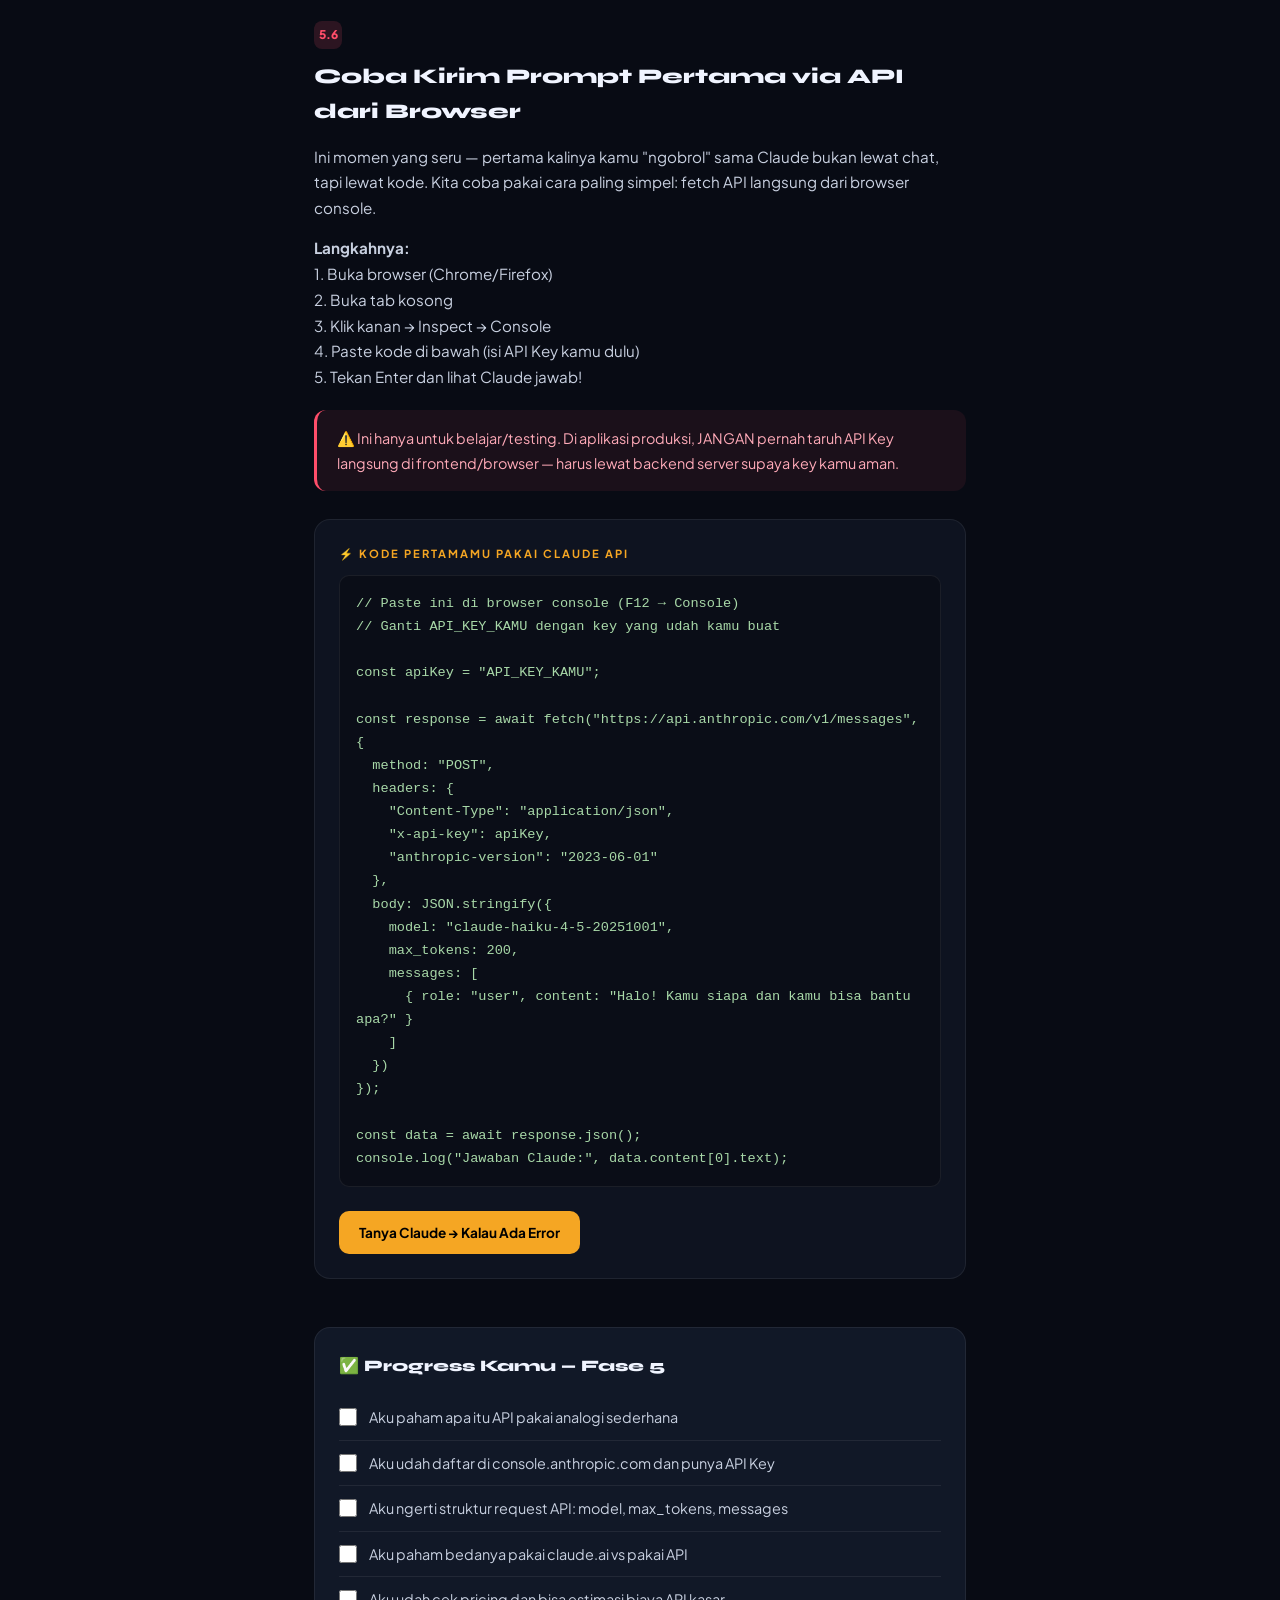
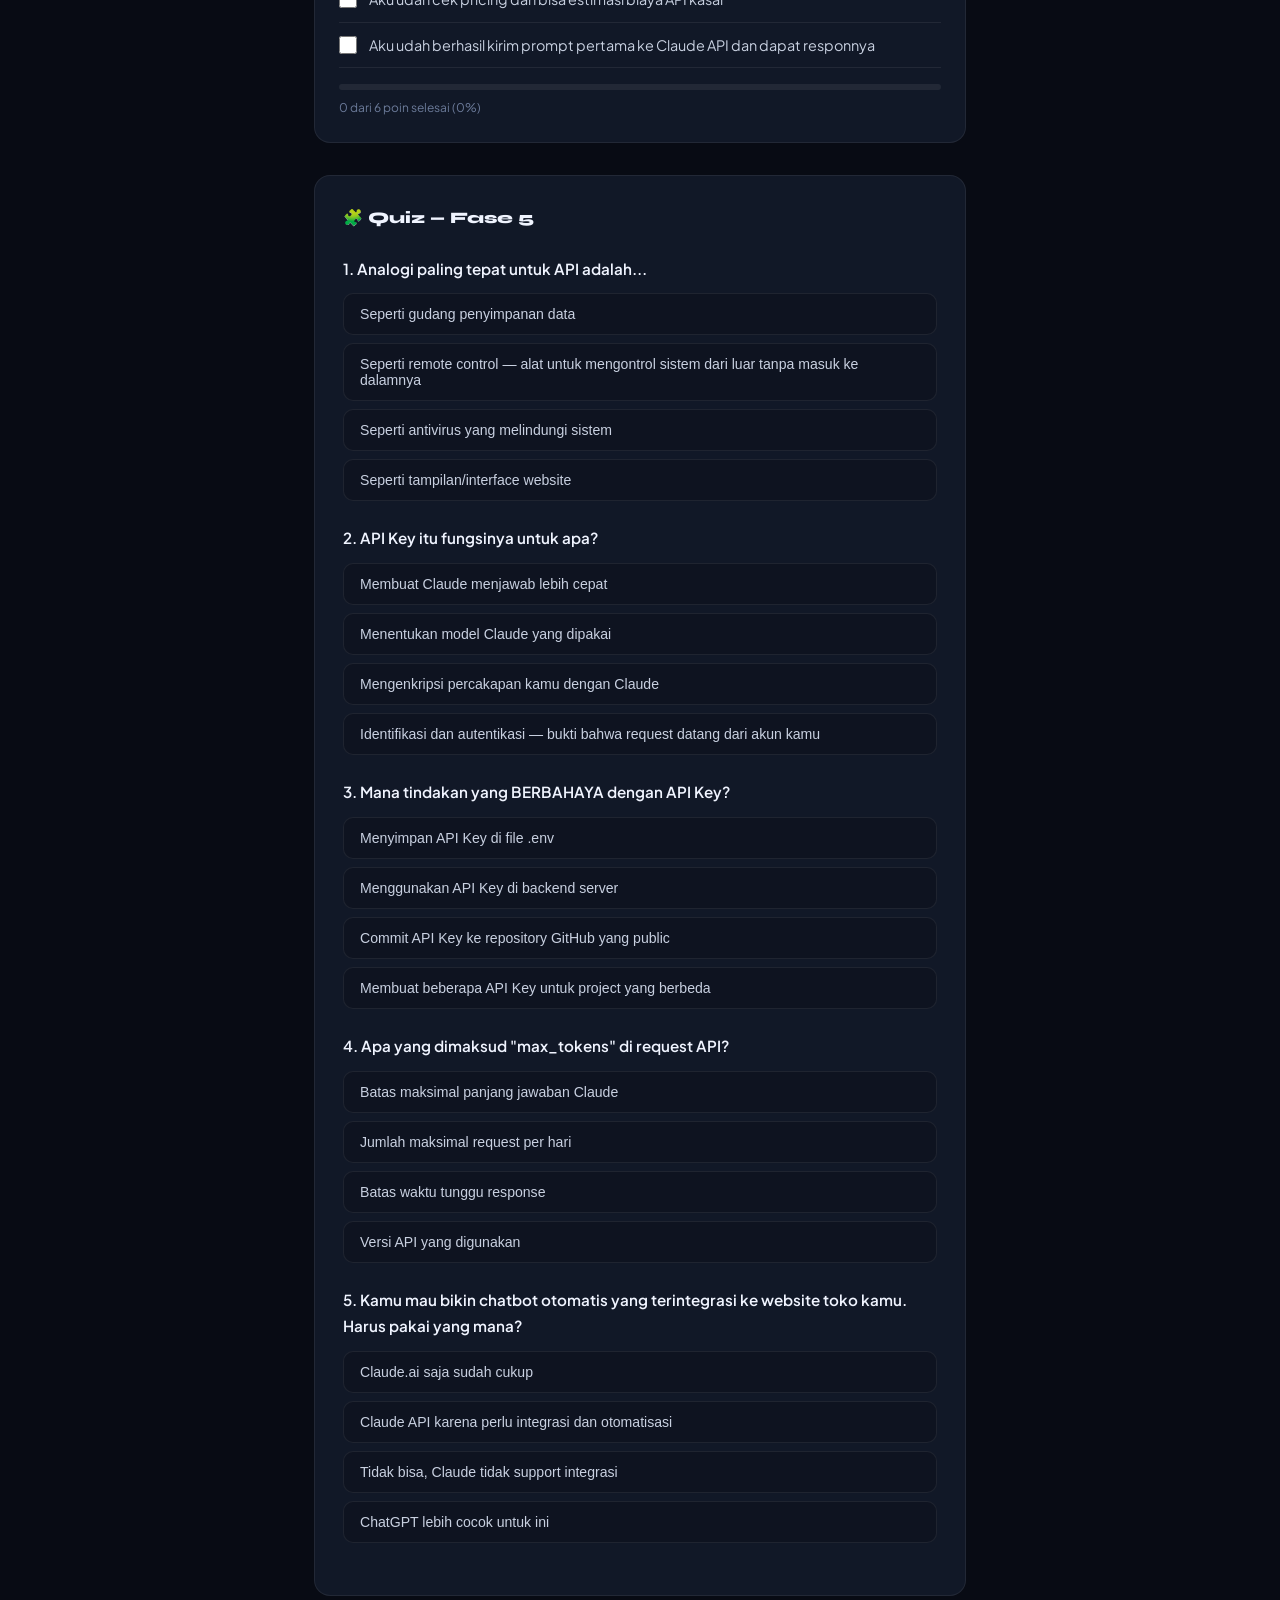
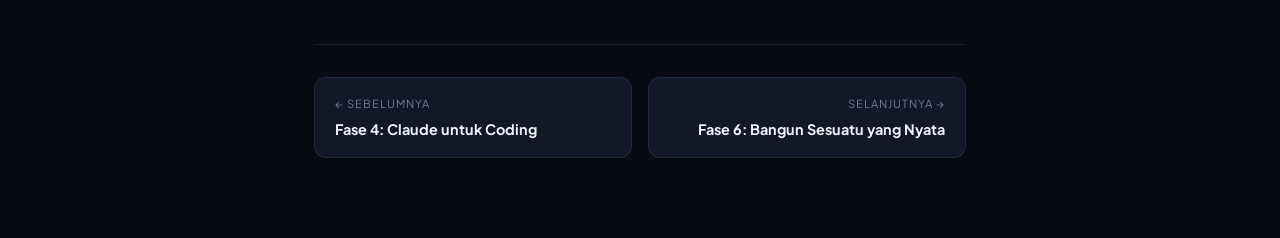
<file: fase-5.html>
<!DOCTYPE html>
<html lang="id">
<head>
  <meta charset="UTF-8"/>
  <meta name="viewport" content="width=device-width, initial-scale=1.0"/>
  <title>Fase 5: Claude API Dasar — Belajar Claude</title>
  <link rel="preconnect" href="https://fonts.googleapis.com">
  <link href="https://fonts.googleapis.com/css2?family=Syne:wght@700;800&family=Plus+Jakarta+Sans:wght@400;500;600;700&display=swap" rel="stylesheet">
  <link rel="stylesheet" href="style.css">
  <style>:root { --fase-color: #ff4e6a; }</style>
</head>
<body data-fase="fase5">
  <nav>
    <a href="index.html" class="logo">⚡ Belajar Claude</a>
    <a href="index.html" class="nav-back">← Kembali ke Roadmap</a>
  </nav>
  <div class="top-progress"><div class="top-progress-fill"></div></div>
  <div class="page-wrap">

    <div class="fase-header">
      <div class="fase-badge" style="color:#ff4e6a;border-color:rgba(255,78,106,0.3);background:rgba(255,78,106,0.08)">🔌 FASE 5</div>
      <h1 class="fase-title">Claude API Dasar</h1>
      <p class="fase-sub">Ini jembatan antara "ngobrol sama Claude" dan "nyantemin Claude ke produkmu". Gak sesusah kedengarannya, sob.</p>
    </div>

    <div class="materi-section">
      <div class="materi-num" style="background:rgba(255,78,106,0.15);color:#ff4e6a">5.1</div>
      <h2>Apa itu API? Analogi Sederhana</h2>
      <p>Sebelum masuk ke Claude API, kita pahami dulu apa itu API secara umum.</p>
      <p><strong>API</strong> itu singkatan dari <em>Application Programming Interface</em>. Ribet kedengarannya, tapi analoginya simpel banget: API itu kayak <strong>remote control</strong>.</p>
      <p>Bayangin Claude itu TV canggih. Kalau kamu mau nonton, kamu perlu remote buat ngontrolnya. API itu remote-nya — alat yang kamu pakai dari "luar" buat ngontrol atau minta sesuatu dari sebuah sistem, tanpa harus masuk ke "dapur"-nya langsung.</p>
      <p>Jadi Claude API = cara kamu nyambungin kode/aplikasimu ke otak Claude, tanpa harus buka claude.ai secara manual.</p>
      <div class="callout tip">
        💡 <strong>Bedanya pakai claude.ai vs pakai API:</strong> Di claude.ai kamu chat manual. Pakai API, kamu bisa "otomatisasi" — aplikasimu yang ngobrol sama Claude tanpa campur tangan kamu setiap saat.
      </div>
      <div class="praktek-box">
        <div class="praktek-label">⚡ Coba Pahami Konsepnya</div>
        <pre>Tanya ke Claude:
"Jelaskan ke aku dengan analogi yang paling simpel: bedanya aku pakai claude.ai secara manual vs aplikasiku yang pakai Claude API. Aku developer pemula, jadi jangan terlalu teknis."</pre>
        <a href="https://claude.ai" target="_blank" class="btn-coba">Buka Claude → Coba Sekarang</a>
      </div>
    </div>

    <div class="materi-section">
      <div class="materi-num" style="background:rgba(255,78,106,0.15);color:#ff4e6a">5.2</div>
      <h2>Daftar Akun & Dapat API Key</h2>
      <p>Buat pakai Claude API, kamu butuh <strong>API Key</strong> — ini semacam "password khusus" yang ngasih akses ke sistem Anthropic. Setiap request yang kamu kirim lewat API harus pake key ini.</p>
      <p>Cara dapetin API Key:</p>
      <p>1. Buka <strong>console.anthropic.com</strong><br>
      2. Daftar atau login dengan akun kamu<br>
      3. Klik menu <strong>"API Keys"</strong> di sidebar<br>
      4. Klik <strong>"Create Key"</strong> → kasih nama → copy key-nya</p>
      <div class="callout warn">
        ⚠️ <strong>JANGAN pernah share API Key kamu ke siapapun</strong> — atau commit ke GitHub tanpa disembunyiin. Kalau orang lain dapat key kamu, mereka bisa pakai quota API kamu dan kamu yang kena tagihan. Simpan di file .env dan masukkan .env ke .gitignore.
      </div>
      <div class="praktek-box">
        <div class="praktek-label">⚡ Action Item</div>
        <pre>1. Buka console.anthropic.com
2. Buat API Key baru
3. Simpan key-nya di tempat yang aman (misal: file .env)
4. Jangan pernah paste key kamu di chat Claude atau commit ke GitHub</pre>
        <a href="https://console.anthropic.com" target="_blank" class="btn-coba">Buka Console Anthropic →</a>
      </div>
    </div>

    <div class="materi-section">
      <div class="materi-num" style="background:rgba(255,78,106,0.15);color:#ff4e6a">5.3</div>
      <h2>Struktur Request API — Anatomi Pesan ke Claude</h2>
      <p>Setiap kali kamu kirim request ke Claude API, ada beberapa bagian yang wajib ada. Mari kita bedah satu per satu:</p>
      <p><strong>model</strong> — model Claude yang mau kamu pakai. Contoh: "claude-sonnet-4-5" atau "claude-haiku-4-5"</p>
      <p><strong>max_tokens</strong> — batas maksimal panjang jawaban Claude. 1 token ≈ 0.75 kata. Kalau kamu set 1000, jawabannya maksimal sekitar 750 kata.</p>
      <p><strong>messages</strong> — isi percakapannya. Berupa array berisi "role" (user atau assistant) dan "content" (isi pesannya).</p>
      <div class="callout info">
        ℹ️ Untuk pemula, fokus ke tiga bagian ini dulu. Nanti kalau udah lancar, baru explore parameter lain seperti temperature, system prompt, dll.
      </div>
      <div class="praktek-box">
        <div class="praktek-label">⚡ Contoh Request API (JavaScript)</div>
        <pre>const response = await fetch("https://api.anthropic.com/v1/messages", {
  method: "POST",
  headers: {
    "Content-Type": "application/json",
    "x-api-key": "API_KEY_KAMU_DI_SINI",
    "anthropic-version": "2023-06-01"
  },
  body: JSON.stringify({
    model: "claude-haiku-4-5-20251001",
    max_tokens: 1000,
    messages: [
      { role: "user", content: "Halo Claude! Apa kabar?" }
    ]
  })
});

const data = await response.json();
console.log(data.content[0].text); // Ini jawaban Claude</pre>
        <a href="https://claude.ai" target="_blank" class="btn-coba">Tanya Claude → Jelaskan Kode Ini</a>
      </div>
    </div>

    <div class="materi-section">
      <div class="materi-num" style="background:rgba(255,78,106,0.15);color:#ff4e6a">5.4</div>
      <h2>Bedanya Pakai claude.ai vs Pakai API Langsung</h2>
      <p>Biar makin jelas, ini perbandingan lengkap antara dua cara akses Claude:</p>
      <p><strong>Claude.ai (chat biasa)</strong><br>
      ✓ Gratis (ada batas pesan)<br>
      ✓ Langsung bisa dipakai, gak perlu coding<br>
      ✓ Ada tampilan yang enak dipakai<br>
      ✗ Manual, gak bisa diotomatisasi<br>
      ✗ Gak bisa diintegrasikan ke aplikasi lain</p>
      <p><strong>Claude API</strong><br>
      ✓ Bisa diotomatisasi dan diintegrasikan ke aplikasimu<br>
      ✓ Kontrol penuh atas semua parameter<br>
      ✓ Bisa dipakai untuk ribuan request otomatis<br>
      ✗ Berbayar per token yang dipakai<br>
      ✗ Butuh kode untuk menggunakannya</p>
      <div class="callout tip">
        💡 <strong>Kesimpulan simpel:</strong> Buat belajar dan kerja sehari-hari → pakai claude.ai. Buat produk atau fitur yang butuh AI otomatis → pakai API.
      </div>
      <div class="praktek-box">
        <div class="praktek-label">⚡ Coba Langsung</div>
        <pre>Tanya Claude:
"Aku developer indie yang mau bikin fitur auto-generate deskripsi produk di website toko online aku. Lebih cocok pakai claude.ai atau Claude API? Jelaskan alasannya."</pre>
        <a href="https://claude.ai" target="_blank" class="btn-coba">Buka Claude → Coba Sekarang</a>
      </div>
    </div>

    <div class="materi-section">
      <div class="materi-num" style="background:rgba(255,78,106,0.15);color:#ff4e6a">5.5</div>
      <h2>Hitung Estimasi Biaya per Token</h2>
      <p>Pakai Claude API itu bayarnya per token. Tapi tenang — harganya jauh lebih murah dari yang kamu bayangkan kalau diperhitungkan dengan baik.</p>
      <p>Sebagai gambaran kasar (harga bisa berubah, cek selalu di docs resmi):</p>
      <p><strong>Claude Haiku:</strong> paling murah, cocok buat fitur yang banyak request tapi simpel<br>
      <strong>Claude Sonnet:</strong> harga menengah, balance antara kemampuan dan biaya<br>
      <strong>Claude Opus:</strong> paling mahal, buat task yang beneran butuh kecerdasan tinggi</p>
      <div class="callout info">
        ℹ️ <strong>Estimasi kasar:</strong> 1000 token ≈ 750 kata. Satu percakapan normal biasanya 200-500 token. Kalau aplikasimu dipakai 100 user per hari dengan 5 request masing-masing, itu sekitar 500 request/hari. Hitung sendiri berapa tokennya dan berapa biayanya di pricing page Anthropic.
      </div>
      <div class="praktek-box">
        <div class="praktek-label">⚡ Action Item</div>
        <pre>1. Buka: anthropic.com/pricing
2. Lihat harga per token untuk model yang mau kamu pakai
3. Estimasi kebutuhan token aplikasimu per bulan
4. Tanya Claude buat bantu hitung kalau bingung:
   "Aku mau bikin fitur X yang dipakai Y user per hari.
   Bantu aku estimasi biaya Claude API per bulannya."</pre>
        <a href="https://www.anthropic.com/pricing" target="_blank" class="btn-coba">Cek Harga Resmi →</a>
      </div>
    </div>

    <div class="materi-section">
      <div class="materi-num" style="background:rgba(255,78,106,0.15);color:#ff4e6a">5.6</div>
      <h2>Coba Kirim Prompt Pertama via API dari Browser</h2>
      <p>Ini momen yang seru — pertama kalinya kamu "ngobrol" sama Claude bukan lewat chat, tapi lewat kode. Kita coba pakai cara paling simpel: fetch API langsung dari browser console.</p>
      <p><strong>Langkahnya:</strong><br>
      1. Buka browser (Chrome/Firefox)<br>
      2. Buka tab kosong<br>
      3. Klik kanan → Inspect → Console<br>
      4. Paste kode di bawah (isi API Key kamu dulu)<br>
      5. Tekan Enter dan lihat Claude jawab!</p>
      <div class="callout warn">
        ⚠️ Ini hanya untuk belajar/testing. Di aplikasi produksi, JANGAN pernah taruh API Key langsung di frontend/browser — harus lewat backend server supaya key kamu aman.
      </div>
      <div class="praktek-box">
        <div class="praktek-label">⚡ Kode Pertamamu Pakai Claude API</div>
        <pre>// Paste ini di browser console (F12 → Console)
// Ganti API_KEY_KAMU dengan key yang udah kamu buat

const apiKey = "API_KEY_KAMU";

const response = await fetch("https://api.anthropic.com/v1/messages", {
  method: "POST",
  headers: {
    "Content-Type": "application/json",
    "x-api-key": apiKey,
    "anthropic-version": "2023-06-01"
  },
  body: JSON.stringify({
    model: "claude-haiku-4-5-20251001",
    max_tokens: 200,
    messages: [
      { role: "user", content: "Halo! Kamu siapa dan kamu bisa bantu apa?" }
    ]
  })
});

const data = await response.json();
console.log("Jawaban Claude:", data.content[0].text);</pre>
        <a href="https://claude.ai" target="_blank" class="btn-coba">Tanya Claude → Kalau Ada Error</a>
      </div>
    </div>

    <div class="checklist-wrap">
      <div class="checklist-title">✅ Progress Kamu — Fase 5</div>
      <div class="check-item"><input type="checkbox" id="c1"><label for="c1">Aku paham apa itu API pakai analogi sederhana</label></div>
      <div class="check-item"><input type="checkbox" id="c2"><label for="c2">Aku udah daftar di console.anthropic.com dan punya API Key</label></div>
      <div class="check-item"><input type="checkbox" id="c3"><label for="c3">Aku ngerti struktur request API: model, max_tokens, messages</label></div>
      <div class="check-item"><input type="checkbox" id="c4"><label for="c4">Aku paham bedanya pakai claude.ai vs pakai API</label></div>
      <div class="check-item"><input type="checkbox" id="c5"><label for="c5">Aku udah cek pricing dan bisa estimasi biaya API kasar</label></div>
      <div class="check-item"><input type="checkbox" id="c6"><label for="c6">Aku udah berhasil kirim prompt pertama ke Claude API dan dapat responnya</label></div>
      <div class="progress-bar-wrap"><div class="progress-bar-fill"></div></div>
      <div class="progress-text">0 dari 6 poin selesai</div>
    </div>

    <div class="quiz-wrap">
      <div class="quiz-title">🧩 Quiz — Fase 5</div>
      <div class="quiz-q" data-correct="1">
        <p>1. Analogi paling tepat untuk API adalah...</p>
        <div class="quiz-options">
          <button class="quiz-opt">Seperti gudang penyimpanan data</button>
          <button class="quiz-opt">Seperti remote control — alat untuk mengontrol sistem dari luar tanpa masuk ke dalamnya</button>
          <button class="quiz-opt">Seperti antivirus yang melindungi sistem</button>
          <button class="quiz-opt">Seperti tampilan/interface website</button>
        </div>
      </div>
      <div class="quiz-q" data-correct="3">
        <p>2. API Key itu fungsinya untuk apa?</p>
        <div class="quiz-options">
          <button class="quiz-opt">Membuat Claude menjawab lebih cepat</button>
          <button class="quiz-opt">Menentukan model Claude yang dipakai</button>
          <button class="quiz-opt">Mengenkripsi percakapan kamu dengan Claude</button>
          <button class="quiz-opt">Identifikasi dan autentikasi — bukti bahwa request datang dari akun kamu</button>
        </div>
      </div>
      <div class="quiz-q" data-correct="2">
        <p>3. Mana tindakan yang BERBAHAYA dengan API Key?</p>
        <div class="quiz-options">
          <button class="quiz-opt">Menyimpan API Key di file .env</button>
          <button class="quiz-opt">Menggunakan API Key di backend server</button>
          <button class="quiz-opt">Commit API Key ke repository GitHub yang public</button>
          <button class="quiz-opt">Membuat beberapa API Key untuk project yang berbeda</button>
        </div>
      </div>
      <div class="quiz-q" data-correct="0">
        <p>4. Apa yang dimaksud "max_tokens" di request API?</p>
        <div class="quiz-options">
          <button class="quiz-opt">Batas maksimal panjang jawaban Claude</button>
          <button class="quiz-opt">Jumlah maksimal request per hari</button>
          <button class="quiz-opt">Batas waktu tunggu response</button>
          <button class="quiz-opt">Versi API yang digunakan</button>
        </div>
      </div>
      <div class="quiz-q" data-correct="1">
        <p>5. Kamu mau bikin chatbot otomatis yang terintegrasi ke website toko kamu. Harus pakai yang mana?</p>
        <div class="quiz-options">
          <button class="quiz-opt">Claude.ai saja sudah cukup</button>
          <button class="quiz-opt">Claude API karena perlu integrasi dan otomatisasi</button>
          <button class="quiz-opt">Tidak bisa, Claude tidak support integrasi</button>
          <button class="quiz-opt">ChatGPT lebih cocok untuk ini</button>
        </div>
      </div>
      <div class="quiz-result"><div class="quiz-score"></div><div class="quiz-msg"></div></div>
    </div>

    <div class="fase-nav">
      <a href="fase-4.html">
        <span class="fn-label">← Sebelumnya</span>
        <span class="fn-title">Fase 4: Claude untuk Coding</span>
      </a>
      <a href="fase-6.html" class="fn-next">
        <span class="fn-label">Selanjutnya →</span>
        <span class="fn-title">Fase 6: Bangun Sesuatu yang Nyata</span>
      </a>
    </div>

  </div>
  <script src="main.js"></script>
</body>
</html>
</file>
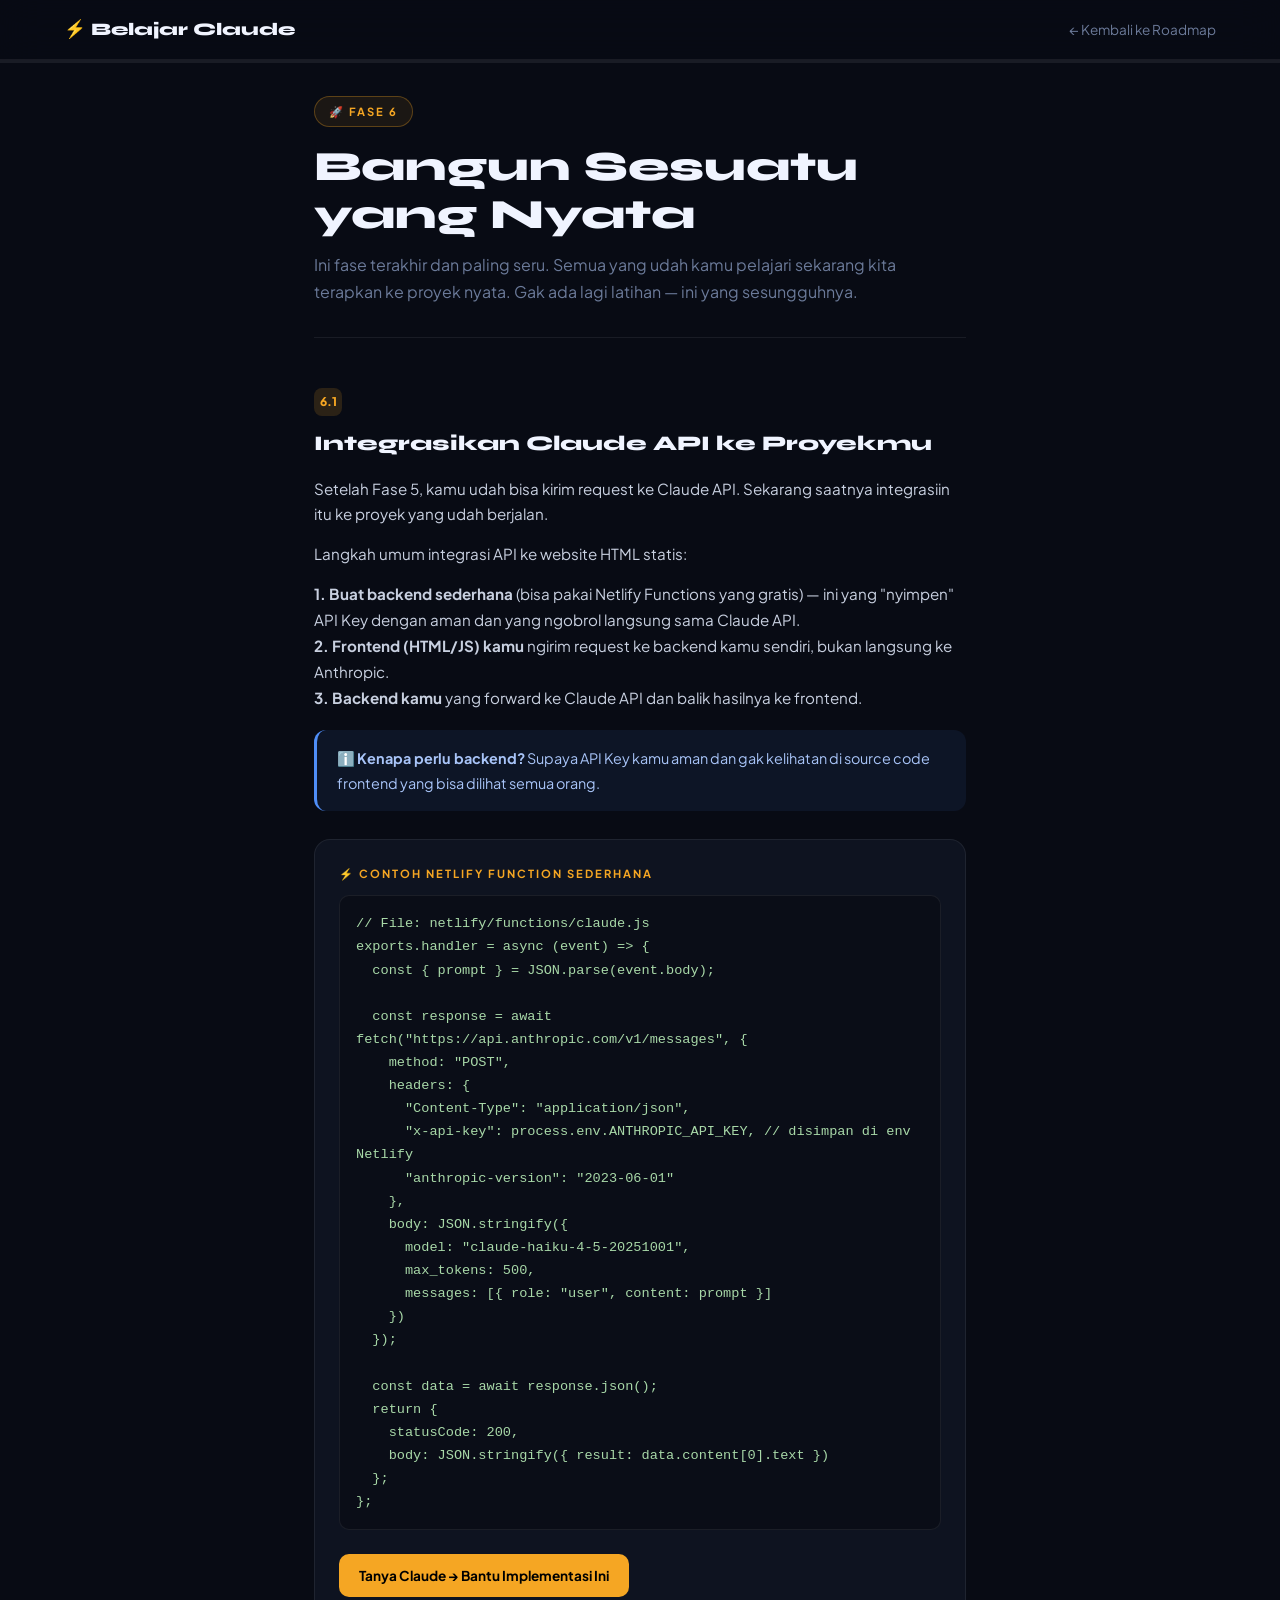
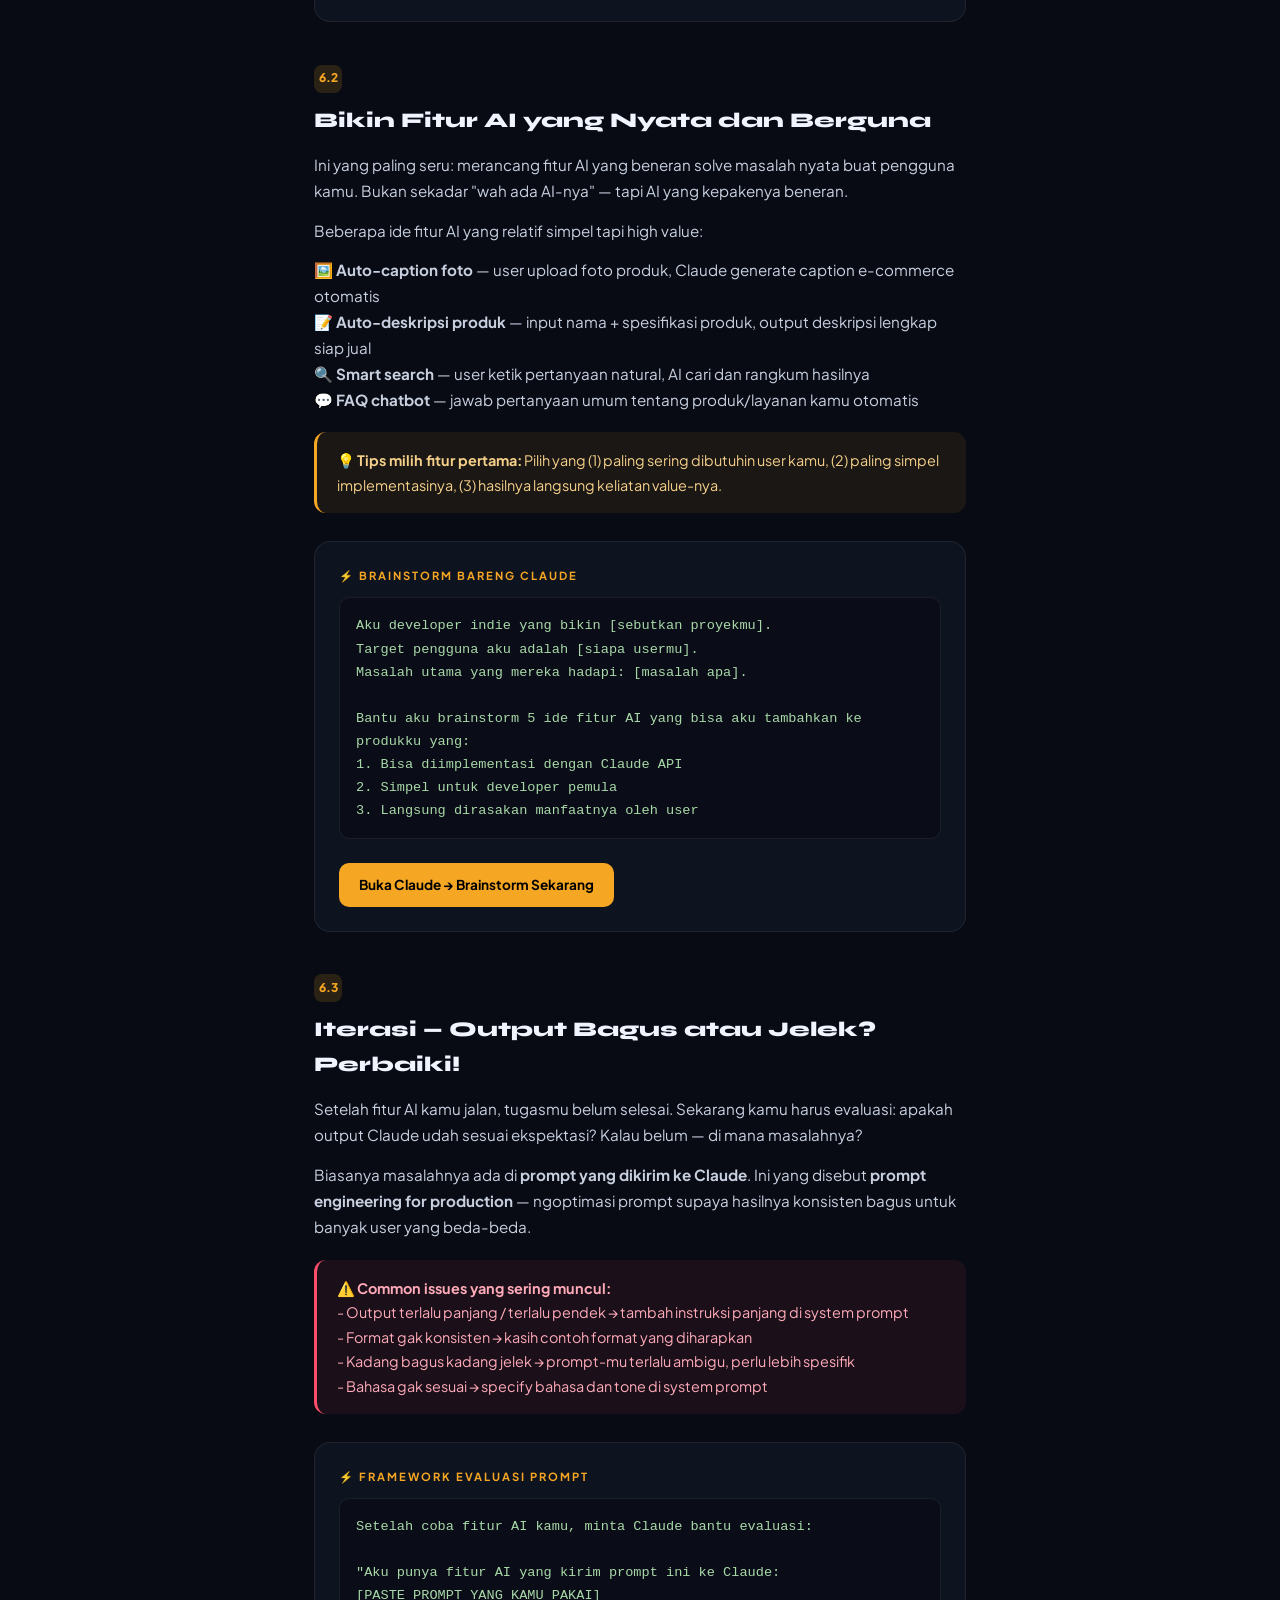
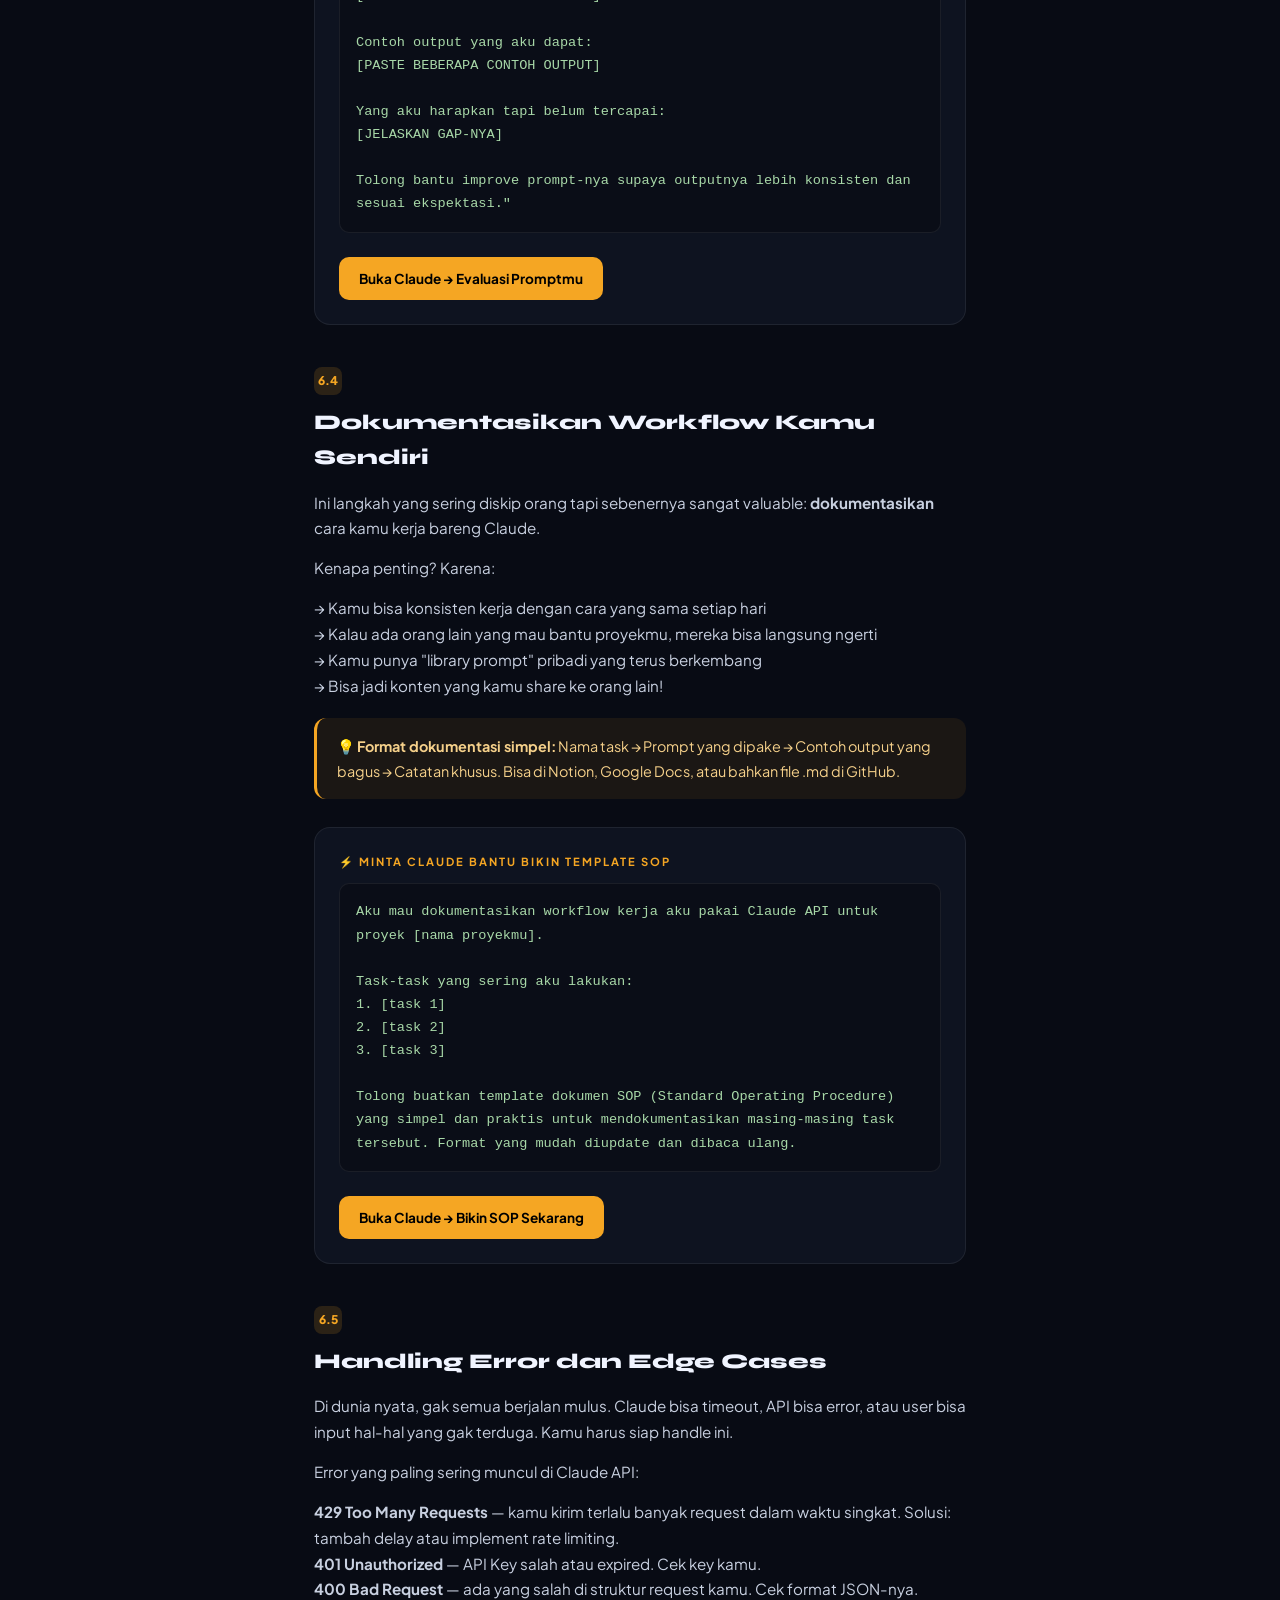
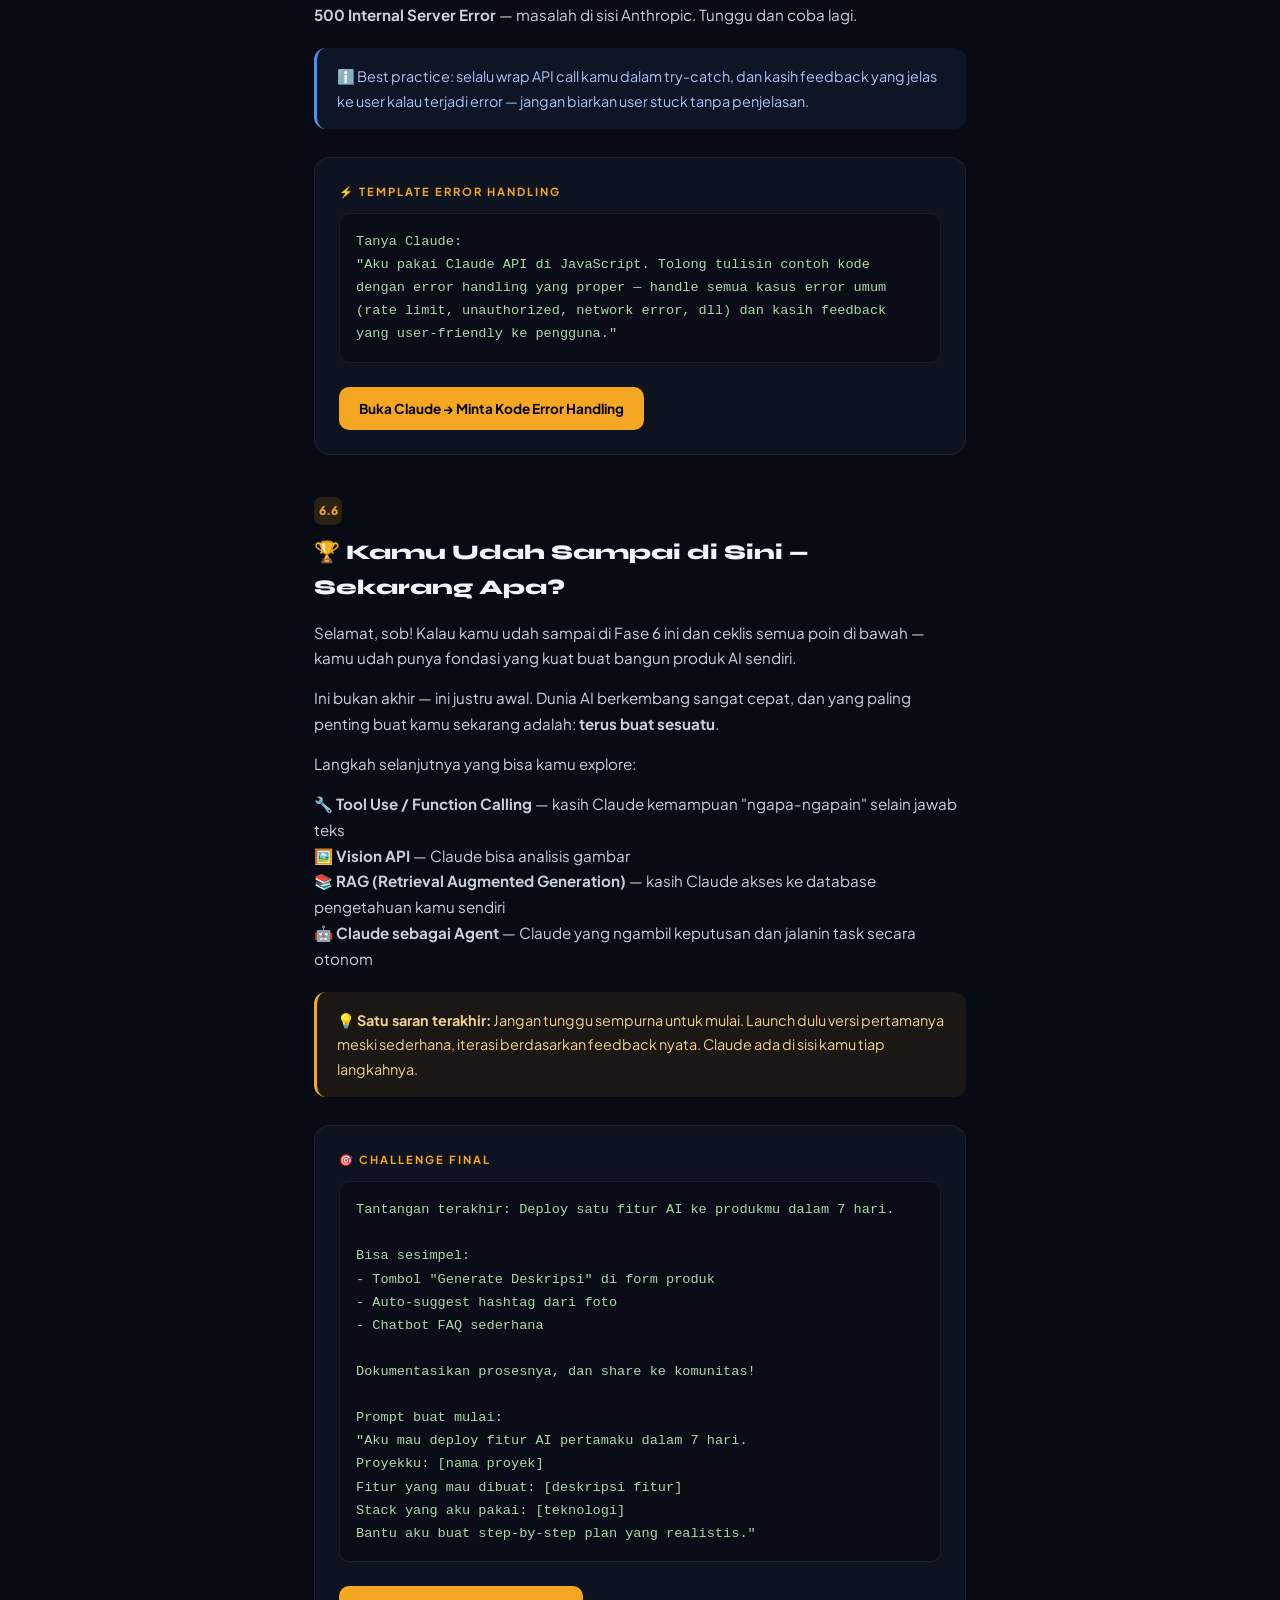
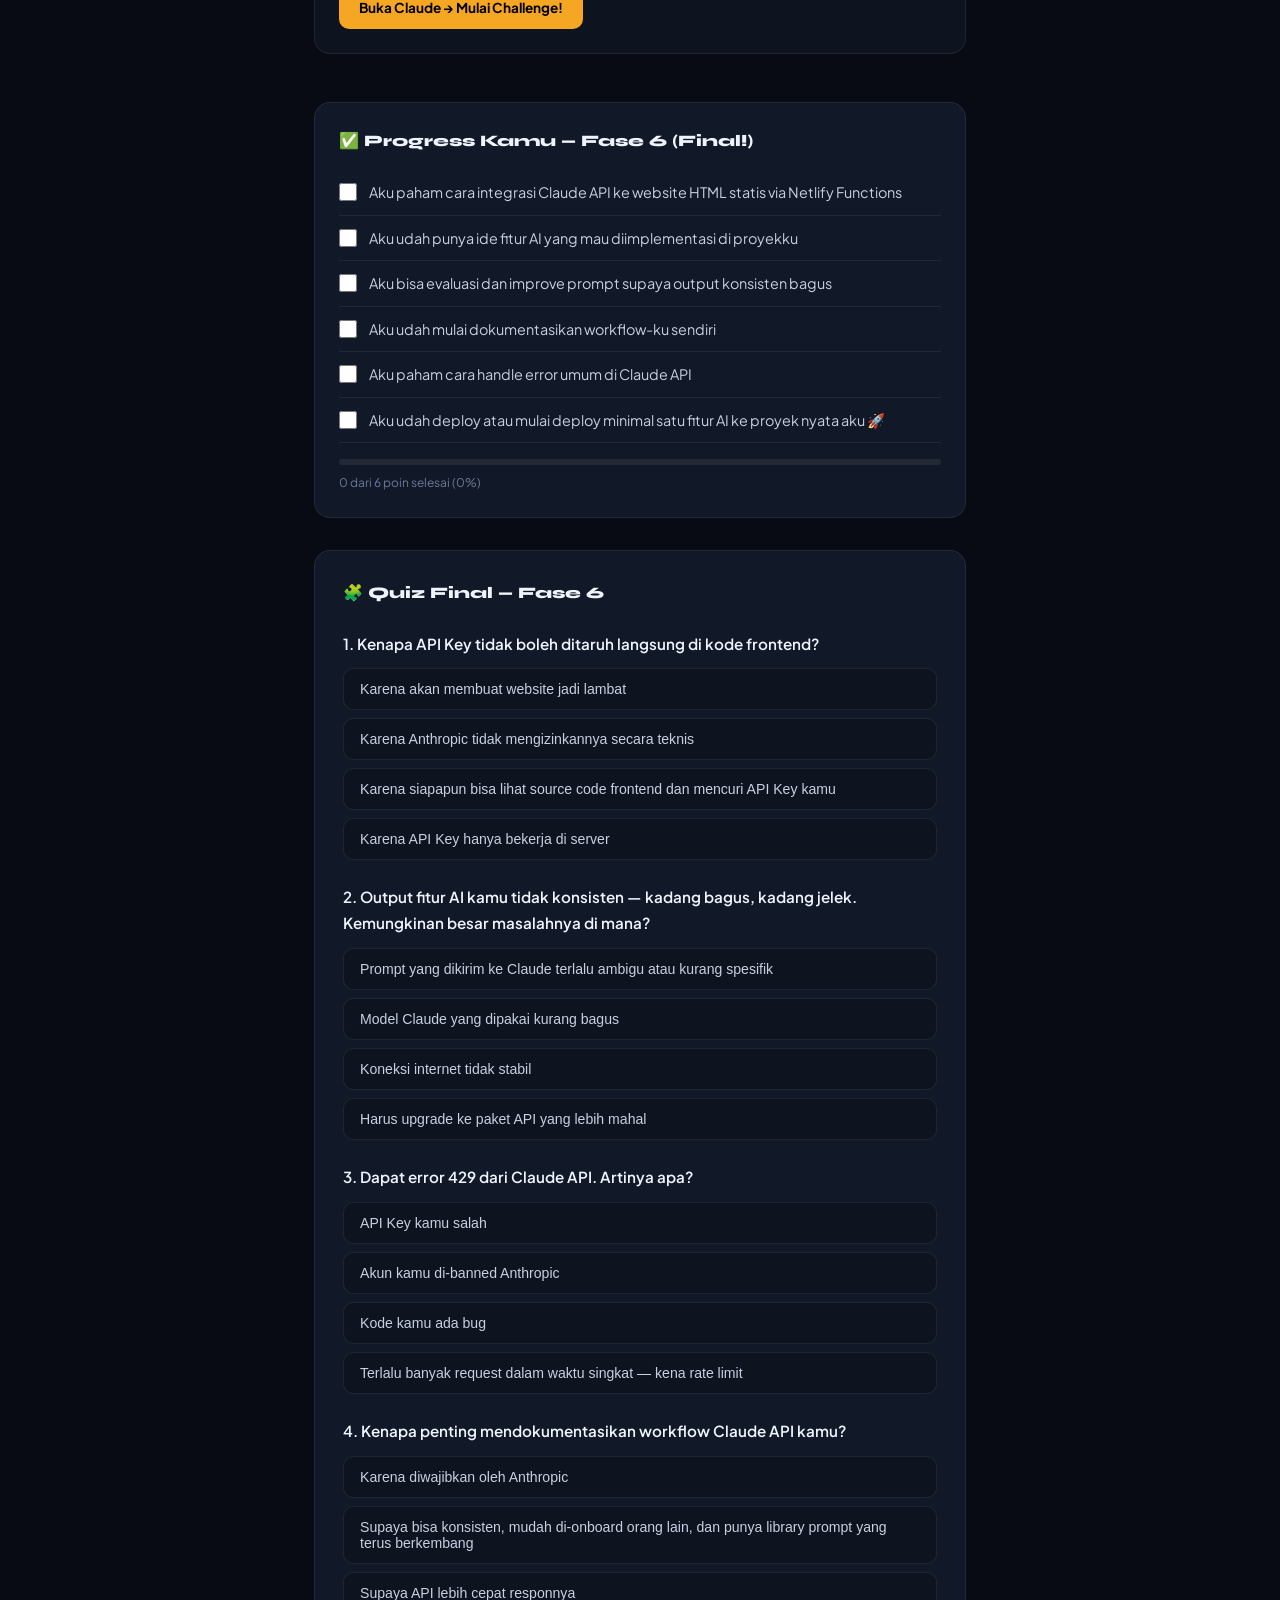
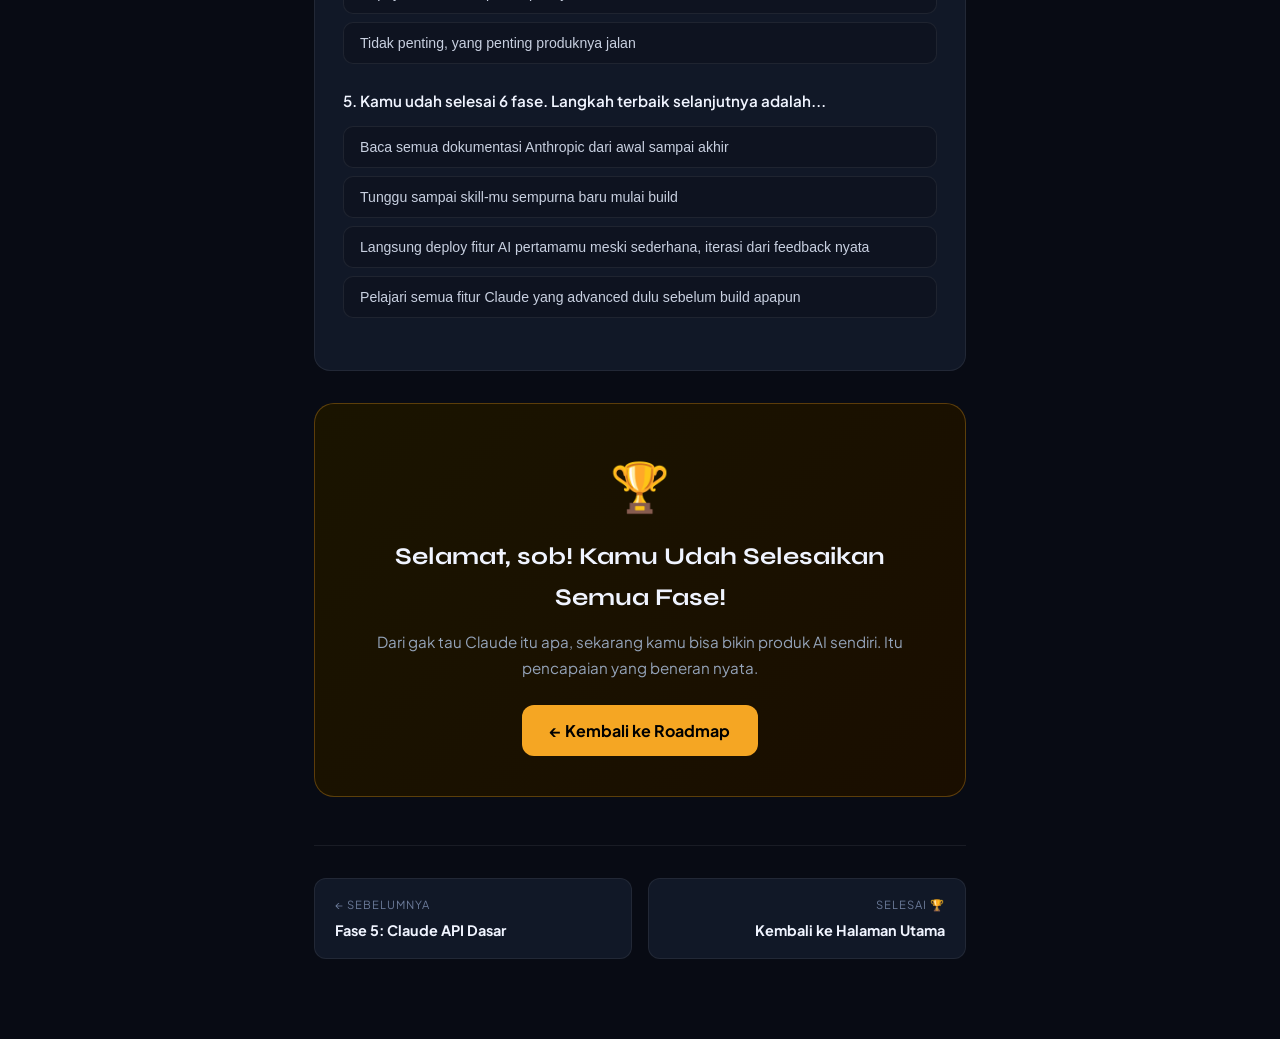
<file: fase-6.html>
<!DOCTYPE html>
<html lang="id">
<head>
  <meta charset="UTF-8"/>
  <meta name="viewport" content="width=device-width, initial-scale=1.0"/>
  <title>Fase 6: Bangun Sesuatu yang Nyata — Belajar Claude</title>
  <link rel="preconnect" href="https://fonts.googleapis.com">
  <link href="https://fonts.googleapis.com/css2?family=Syne:wght@700;800&family=Plus+Jakarta+Sans:wght@400;500;600;700&display=swap" rel="stylesheet">
  <link rel="stylesheet" href="style.css">
  <style>:root { --fase-color: #f5a623; }</style>
</head>
<body data-fase="fase6">
  <nav>
    <a href="index.html" class="logo">⚡ Belajar Claude</a>
    <a href="index.html" class="nav-back">← Kembali ke Roadmap</a>
  </nav>
  <div class="top-progress"><div class="top-progress-fill"></div></div>
  <div class="page-wrap">

    <div class="fase-header">
      <div class="fase-badge" style="color:#f5a623;border-color:rgba(245,166,35,0.3);background:rgba(245,166,35,0.08)">🚀 FASE 6</div>
      <h1 class="fase-title">Bangun Sesuatu yang Nyata</h1>
      <p class="fase-sub">Ini fase terakhir dan paling seru. Semua yang udah kamu pelajari sekarang kita terapkan ke proyek nyata. Gak ada lagi latihan — ini yang sesungguhnya.</p>
    </div>

    <div class="materi-section">
      <div class="materi-num" style="background:rgba(245,166,35,0.15);color:#f5a623">6.1</div>
      <h2>Integrasikan Claude API ke Proyekmu</h2>
      <p>Setelah Fase 5, kamu udah bisa kirim request ke Claude API. Sekarang saatnya integrasiin itu ke proyek yang udah berjalan.</p>
      <p>Langkah umum integrasi API ke website HTML statis:</p>
      <p><strong>1. Buat backend sederhana</strong> (bisa pakai Netlify Functions yang gratis) — ini yang "nyimpen" API Key dengan aman dan yang ngobrol langsung sama Claude API.<br>
      <strong>2. Frontend (HTML/JS) kamu</strong> ngirim request ke backend kamu sendiri, bukan langsung ke Anthropic.<br>
      <strong>3. Backend kamu</strong> yang forward ke Claude API dan balik hasilnya ke frontend.</p>
      <div class="callout info">
        ℹ️ <strong>Kenapa perlu backend?</strong> Supaya API Key kamu aman dan gak kelihatan di source code frontend yang bisa dilihat semua orang.
      </div>
      <div class="praktek-box">
        <div class="praktek-label">⚡ Contoh Netlify Function Sederhana</div>
        <pre>// File: netlify/functions/claude.js
exports.handler = async (event) => {
  const { prompt } = JSON.parse(event.body);

  const response = await fetch("https://api.anthropic.com/v1/messages", {
    method: "POST",
    headers: {
      "Content-Type": "application/json",
      "x-api-key": process.env.ANTHROPIC_API_KEY, // disimpan di env Netlify
      "anthropic-version": "2023-06-01"
    },
    body: JSON.stringify({
      model: "claude-haiku-4-5-20251001",
      max_tokens: 500,
      messages: [{ role: "user", content: prompt }]
    })
  });

  const data = await response.json();
  return {
    statusCode: 200,
    body: JSON.stringify({ result: data.content[0].text })
  };
};</pre>
        <a href="https://claude.ai" target="_blank" class="btn-coba">Tanya Claude → Bantu Implementasi Ini</a>
      </div>
    </div>

    <div class="materi-section">
      <div class="materi-num" style="background:rgba(245,166,35,0.15);color:#f5a623">6.2</div>
      <h2>Bikin Fitur AI yang Nyata dan Berguna</h2>
      <p>Ini yang paling seru: merancang fitur AI yang beneran solve masalah nyata buat pengguna kamu. Bukan sekadar "wah ada AI-nya" — tapi AI yang kepakenya beneran.</p>
      <p>Beberapa ide fitur AI yang relatif simpel tapi high value:</p>
      <p>🖼️ <strong>Auto-caption foto</strong> — user upload foto produk, Claude generate caption e-commerce otomatis<br>
      📝 <strong>Auto-deskripsi produk</strong> — input nama + spesifikasi produk, output deskripsi lengkap siap jual<br>
      🔍 <strong>Smart search</strong> — user ketik pertanyaan natural, AI cari dan rangkum hasilnya<br>
      💬 <strong>FAQ chatbot</strong> — jawab pertanyaan umum tentang produk/layanan kamu otomatis</p>
      <div class="callout tip">
        💡 <strong>Tips milih fitur pertama:</strong> Pilih yang (1) paling sering dibutuhin user kamu, (2) paling simpel implementasinya, (3) hasilnya langsung keliatan value-nya.
      </div>
      <div class="praktek-box">
        <div class="praktek-label">⚡ Brainstorm Bareng Claude</div>
        <pre>Aku developer indie yang bikin [sebutkan proyekmu].
Target pengguna aku adalah [siapa usermu].
Masalah utama yang mereka hadapi: [masalah apa].

Bantu aku brainstorm 5 ide fitur AI yang bisa aku tambahkan ke produkku yang:
1. Bisa diimplementasi dengan Claude API
2. Simpel untuk developer pemula
3. Langsung dirasakan manfaatnya oleh user</pre>
        <a href="https://claude.ai" target="_blank" class="btn-coba">Buka Claude → Brainstorm Sekarang</a>
      </div>
    </div>

    <div class="materi-section">
      <div class="materi-num" style="background:rgba(245,166,35,0.15);color:#f5a623">6.3</div>
      <h2>Iterasi — Output Bagus atau Jelek? Perbaiki!</h2>
      <p>Setelah fitur AI kamu jalan, tugasmu belum selesai. Sekarang kamu harus evaluasi: apakah output Claude udah sesuai ekspektasi? Kalau belum — di mana masalahnya?</p>
      <p>Biasanya masalahnya ada di <strong>prompt yang dikirim ke Claude</strong>. Ini yang disebut <strong>prompt engineering for production</strong> — ngoptimasi prompt supaya hasilnya konsisten bagus untuk banyak user yang beda-beda.</p>
      <div class="callout warn">
        ⚠️ <strong>Common issues yang sering muncul:</strong><br>
        - Output terlalu panjang / terlalu pendek → tambah instruksi panjang di system prompt<br>
        - Format gak konsisten → kasih contoh format yang diharapkan<br>
        - Kadang bagus kadang jelek → prompt-mu terlalu ambigu, perlu lebih spesifik<br>
        - Bahasa gak sesuai → specify bahasa dan tone di system prompt
      </div>
      <div class="praktek-box">
        <div class="praktek-label">⚡ Framework Evaluasi Prompt</div>
        <pre>Setelah coba fitur AI kamu, minta Claude bantu evaluasi:

"Aku punya fitur AI yang kirim prompt ini ke Claude:
[PASTE PROMPT YANG KAMU PAKAI]

Contoh output yang aku dapat:
[PASTE BEBERAPA CONTOH OUTPUT]

Yang aku harapkan tapi belum tercapai:
[JELASKAN GAP-NYA]

Tolong bantu improve prompt-nya supaya outputnya lebih konsisten dan sesuai ekspektasi."</pre>
        <a href="https://claude.ai" target="_blank" class="btn-coba">Buka Claude → Evaluasi Promptmu</a>
      </div>
    </div>

    <div class="materi-section">
      <div class="materi-num" style="background:rgba(245,166,35,0.15);color:#f5a623">6.4</div>
      <h2>Dokumentasikan Workflow Kamu Sendiri</h2>
      <p>Ini langkah yang sering diskip orang tapi sebenernya sangat valuable: <strong>dokumentasikan</strong> cara kamu kerja bareng Claude.</p>
      <p>Kenapa penting? Karena:</p>
      <p>→ Kamu bisa konsisten kerja dengan cara yang sama setiap hari<br>
      → Kalau ada orang lain yang mau bantu proyekmu, mereka bisa langsung ngerti<br>
      → Kamu punya "library prompt" pribadi yang terus berkembang<br>
      → Bisa jadi konten yang kamu share ke orang lain!</p>
      <div class="callout tip">
        💡 <strong>Format dokumentasi simpel:</strong> Nama task → Prompt yang dipake → Contoh output yang bagus → Catatan khusus. Bisa di Notion, Google Docs, atau bahkan file .md di GitHub.
      </div>
      <div class="praktek-box">
        <div class="praktek-label">⚡ Minta Claude Bantu Bikin Template SOP</div>
        <pre>Aku mau dokumentasikan workflow kerja aku pakai Claude API untuk proyek [nama proyekmu].

Task-task yang sering aku lakukan:
1. [task 1]
2. [task 2]
3. [task 3]

Tolong buatkan template dokumen SOP (Standard Operating Procedure) yang simpel dan praktis untuk mendokumentasikan masing-masing task tersebut. Format yang mudah diupdate dan dibaca ulang.</pre>
        <a href="https://claude.ai" target="_blank" class="btn-coba">Buka Claude → Bikin SOP Sekarang</a>
      </div>
    </div>

    <div class="materi-section">
      <div class="materi-num" style="background:rgba(245,166,35,0.15);color:#f5a623">6.5</div>
      <h2>Handling Error dan Edge Cases</h2>
      <p>Di dunia nyata, gak semua berjalan mulus. Claude bisa timeout, API bisa error, atau user bisa input hal-hal yang gak terduga. Kamu harus siap handle ini.</p>
      <p>Error yang paling sering muncul di Claude API:</p>
      <p><strong>429 Too Many Requests</strong> — kamu kirim terlalu banyak request dalam waktu singkat. Solusi: tambah delay atau implement rate limiting.<br>
      <strong>401 Unauthorized</strong> — API Key salah atau expired. Cek key kamu.<br>
      <strong>400 Bad Request</strong> — ada yang salah di struktur request kamu. Cek format JSON-nya.<br>
      <strong>500 Internal Server Error</strong> — masalah di sisi Anthropic. Tunggu dan coba lagi.</p>
      <div class="callout info">
        ℹ️ Best practice: selalu wrap API call kamu dalam try-catch, dan kasih feedback yang jelas ke user kalau terjadi error — jangan biarkan user stuck tanpa penjelasan.
      </div>
      <div class="praktek-box">
        <div class="praktek-label">⚡ Template Error Handling</div>
        <pre>Tanya Claude:
"Aku pakai Claude API di JavaScript. Tolong tulisin contoh kode dengan error handling yang proper — handle semua kasus error umum (rate limit, unauthorized, network error, dll) dan kasih feedback yang user-friendly ke pengguna."</pre>
        <a href="https://claude.ai" target="_blank" class="btn-coba">Buka Claude → Minta Kode Error Handling</a>
      </div>
    </div>

    <div class="materi-section">
      <div class="materi-num" style="background:rgba(245,166,35,0.15);color:#f5a623">6.6</div>
      <h2>🏆 Kamu Udah Sampai di Sini — Sekarang Apa?</h2>
      <p>Selamat, sob! Kalau kamu udah sampai di Fase 6 ini dan ceklis semua poin di bawah — kamu udah punya fondasi yang kuat buat bangun produk AI sendiri.</p>
      <p>Ini bukan akhir — ini justru awal. Dunia AI berkembang sangat cepat, dan yang paling penting buat kamu sekarang adalah: <strong>terus buat sesuatu</strong>.</p>
      <p>Langkah selanjutnya yang bisa kamu explore:</p>
      <p>🔧 <strong>Tool Use / Function Calling</strong> — kasih Claude kemampuan "ngapa-ngapain" selain jawab teks<br>
      🖼️ <strong>Vision API</strong> — Claude bisa analisis gambar<br>
      📚 <strong>RAG (Retrieval Augmented Generation)</strong> — kasih Claude akses ke database pengetahuan kamu sendiri<br>
      🤖 <strong>Claude sebagai Agent</strong> — Claude yang ngambil keputusan dan jalanin task secara otonom</p>
      <div class="callout tip">
        💡 <strong>Satu saran terakhir:</strong> Jangan tunggu sempurna untuk mulai. Launch dulu versi pertamanya meski sederhana, iterasi berdasarkan feedback nyata. Claude ada di sisi kamu tiap langkahnya.
      </div>
      <div class="praktek-box">
        <div class="praktek-label">🎯 Challenge Final</div>
        <pre>Tantangan terakhir: Deploy satu fitur AI ke produkmu dalam 7 hari.

Bisa sesimpel:
- Tombol "Generate Deskripsi" di form produk
- Auto-suggest hashtag dari foto
- Chatbot FAQ sederhana

Dokumentasikan prosesnya, dan share ke komunitas!

Prompt buat mulai:
"Aku mau deploy fitur AI pertamaku dalam 7 hari.
Proyekku: [nama proyek]
Fitur yang mau dibuat: [deskripsi fitur]
Stack yang aku pakai: [teknologi]
Bantu aku buat step-by-step plan yang realistis."</pre>
        <a href="https://claude.ai" target="_blank" class="btn-coba">Buka Claude → Mulai Challenge!</a>
      </div>
    </div>

    <div class="checklist-wrap">
      <div class="checklist-title">✅ Progress Kamu — Fase 6 (Final!)</div>
      <div class="check-item"><input type="checkbox" id="c1"><label for="c1">Aku paham cara integrasi Claude API ke website HTML statis via Netlify Functions</label></div>
      <div class="check-item"><input type="checkbox" id="c2"><label for="c2">Aku udah punya ide fitur AI yang mau diimplementasi di proyekku</label></div>
      <div class="check-item"><input type="checkbox" id="c3"><label for="c3">Aku bisa evaluasi dan improve prompt supaya output konsisten bagus</label></div>
      <div class="check-item"><input type="checkbox" id="c4"><label for="c4">Aku udah mulai dokumentasikan workflow-ku sendiri</label></div>
      <div class="check-item"><input type="checkbox" id="c5"><label for="c5">Aku paham cara handle error umum di Claude API</label></div>
      <div class="check-item"><input type="checkbox" id="c6"><label for="c6">Aku udah deploy atau mulai deploy minimal satu fitur AI ke proyek nyata aku 🚀</label></div>
      <div class="progress-bar-wrap"><div class="progress-bar-fill"></div></div>
      <div class="progress-text">0 dari 6 poin selesai</div>
    </div>

    <div class="quiz-wrap">
      <div class="quiz-title">🧩 Quiz Final — Fase 6</div>
      <div class="quiz-q" data-correct="2">
        <p>1. Kenapa API Key tidak boleh ditaruh langsung di kode frontend?</p>
        <div class="quiz-options">
          <button class="quiz-opt">Karena akan membuat website jadi lambat</button>
          <button class="quiz-opt">Karena Anthropic tidak mengizinkannya secara teknis</button>
          <button class="quiz-opt">Karena siapapun bisa lihat source code frontend dan mencuri API Key kamu</button>
          <button class="quiz-opt">Karena API Key hanya bekerja di server</button>
        </div>
      </div>
      <div class="quiz-q" data-correct="0">
        <p>2. Output fitur AI kamu tidak konsisten — kadang bagus, kadang jelek. Kemungkinan besar masalahnya di mana?</p>
        <div class="quiz-options">
          <button class="quiz-opt">Prompt yang dikirim ke Claude terlalu ambigu atau kurang spesifik</button>
          <button class="quiz-opt">Model Claude yang dipakai kurang bagus</button>
          <button class="quiz-opt">Koneksi internet tidak stabil</button>
          <button class="quiz-opt">Harus upgrade ke paket API yang lebih mahal</button>
        </div>
      </div>
      <div class="quiz-q" data-correct="3">
        <p>3. Dapat error 429 dari Claude API. Artinya apa?</p>
        <div class="quiz-options">
          <button class="quiz-opt">API Key kamu salah</button>
          <button class="quiz-opt">Akun kamu di-banned Anthropic</button>
          <button class="quiz-opt">Kode kamu ada bug</button>
          <button class="quiz-opt">Terlalu banyak request dalam waktu singkat — kena rate limit</button>
        </div>
      </div>
      <div class="quiz-q" data-correct="1">
        <p>4. Kenapa penting mendokumentasikan workflow Claude API kamu?</p>
        <div class="quiz-options">
          <button class="quiz-opt">Karena diwajibkan oleh Anthropic</button>
          <button class="quiz-opt">Supaya bisa konsisten, mudah di-onboard orang lain, dan punya library prompt yang terus berkembang</button>
          <button class="quiz-opt">Supaya API lebih cepat responnya</button>
          <button class="quiz-opt">Tidak penting, yang penting produknya jalan</button>
        </div>
      </div>
      <div class="quiz-q" data-correct="2">
        <p>5. Kamu udah selesai 6 fase. Langkah terbaik selanjutnya adalah...</p>
        <div class="quiz-options">
          <button class="quiz-opt">Baca semua dokumentasi Anthropic dari awal sampai akhir</button>
          <button class="quiz-opt">Tunggu sampai skill-mu sempurna baru mulai build</button>
          <button class="quiz-opt">Langsung deploy fitur AI pertamamu meski sederhana, iterasi dari feedback nyata</button>
          <button class="quiz-opt">Pelajari semua fitur Claude yang advanced dulu sebelum build apapun</button>
        </div>
      </div>
      <div class="quiz-result"><div class="quiz-score"></div><div class="quiz-msg"></div></div>
    </div>

    <!-- Celebration box -->
    <div style="background:linear-gradient(135deg,#1a1400,#1a0e00);border:1px solid rgba(245,166,35,0.3);border-radius:20px;padding:40px;text-align:center;margin-top:32px;">
      <div style="font-size:3rem;margin-bottom:12px">🏆</div>
      <h2 style="font-family:Syne,sans-serif;font-size:1.5rem;margin-bottom:10px">Selamat, sob! Kamu Udah Selesaikan Semua Fase!</h2>
      <p style="color:#94a3b8;font-size:0.95rem;margin-bottom:24px">Dari gak tau Claude itu apa, sekarang kamu bisa bikin produk AI sendiri. Itu pencapaian yang beneran nyata.</p>
      <a href="index.html" style="display:inline-block;background:#f5a623;color:#000;font-weight:700;padding:12px 28px;border-radius:12px;text-decoration:none;">← Kembali ke Roadmap</a>
    </div>

    <div class="fase-nav">
      <a href="fase-5.html">
        <span class="fn-label">← Sebelumnya</span>
        <span class="fn-title">Fase 5: Claude API Dasar</span>
      </a>
      <a href="index.html" class="fn-next">
        <span class="fn-label">Selesai 🏆</span>
        <span class="fn-title">Kembali ke Halaman Utama</span>
      </a>
    </div>

  </div>
  <script src="main.js"></script>
</body>
</html>
</file>
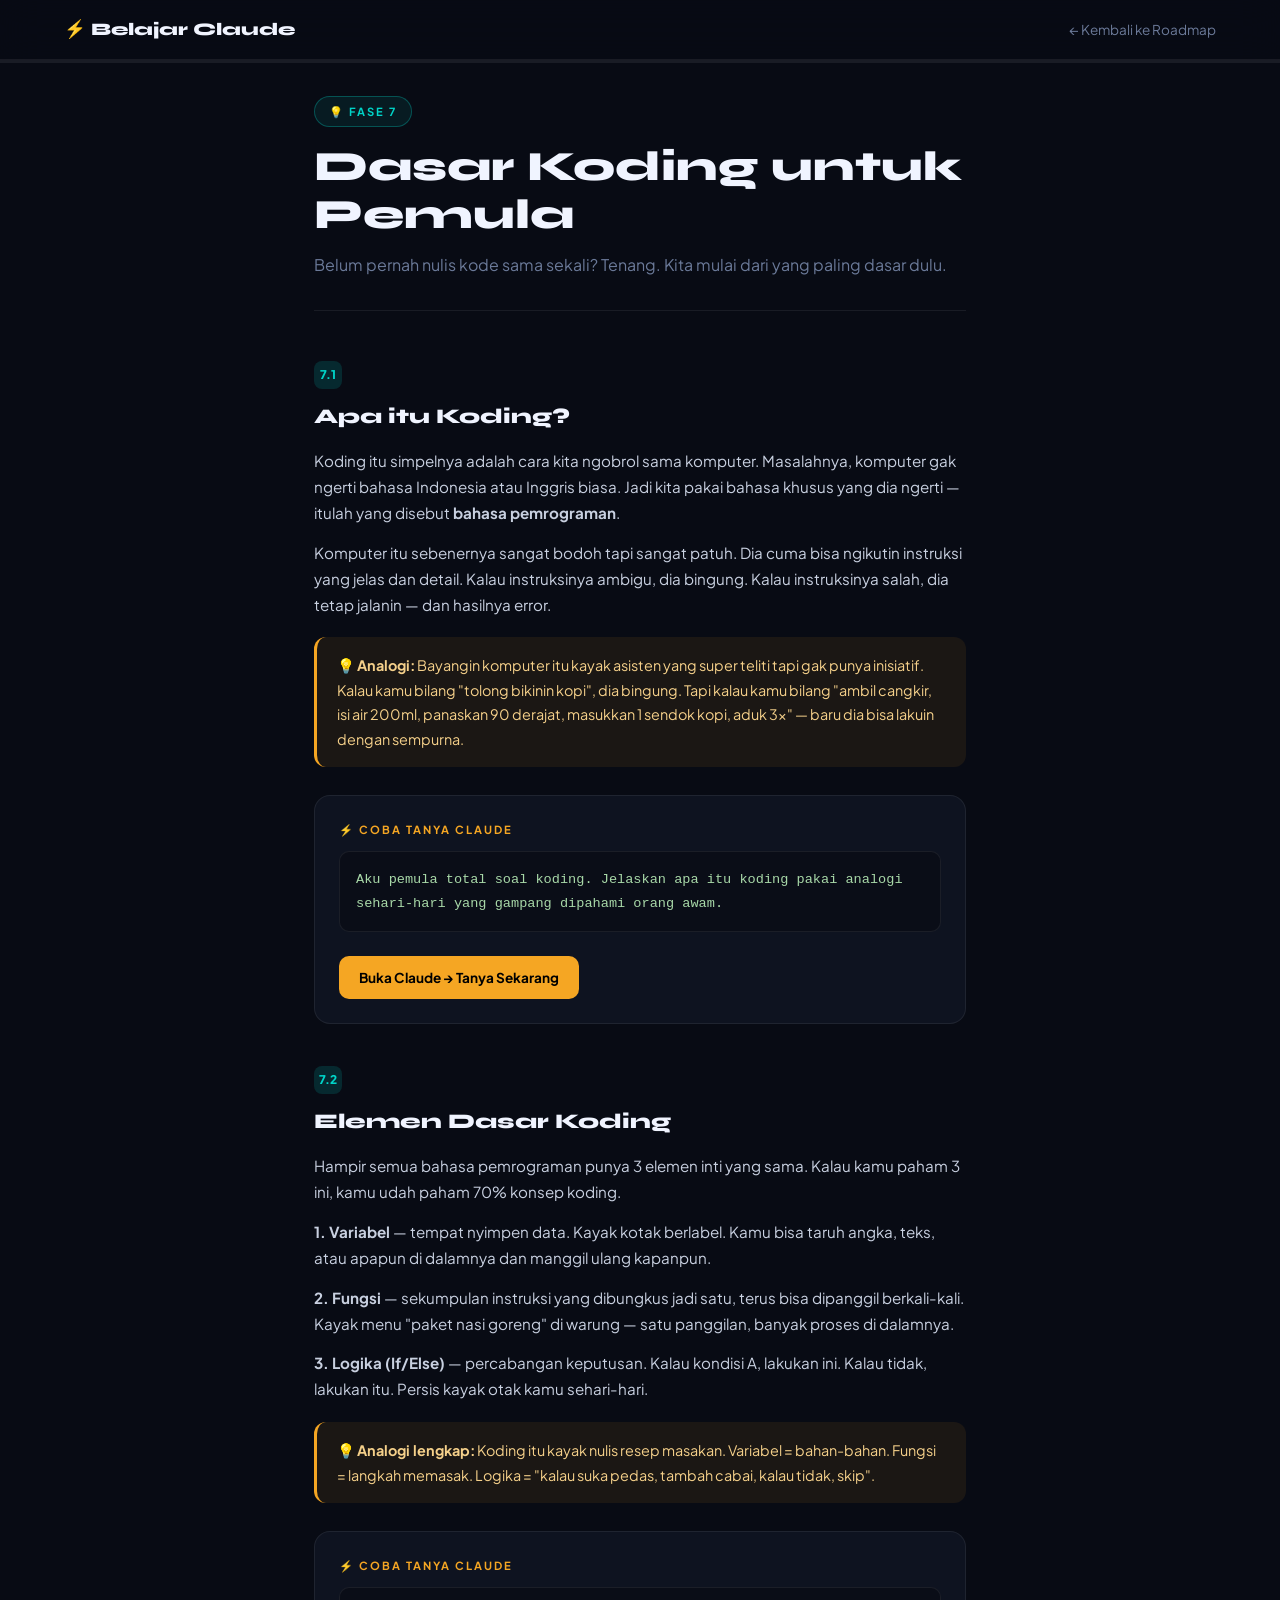
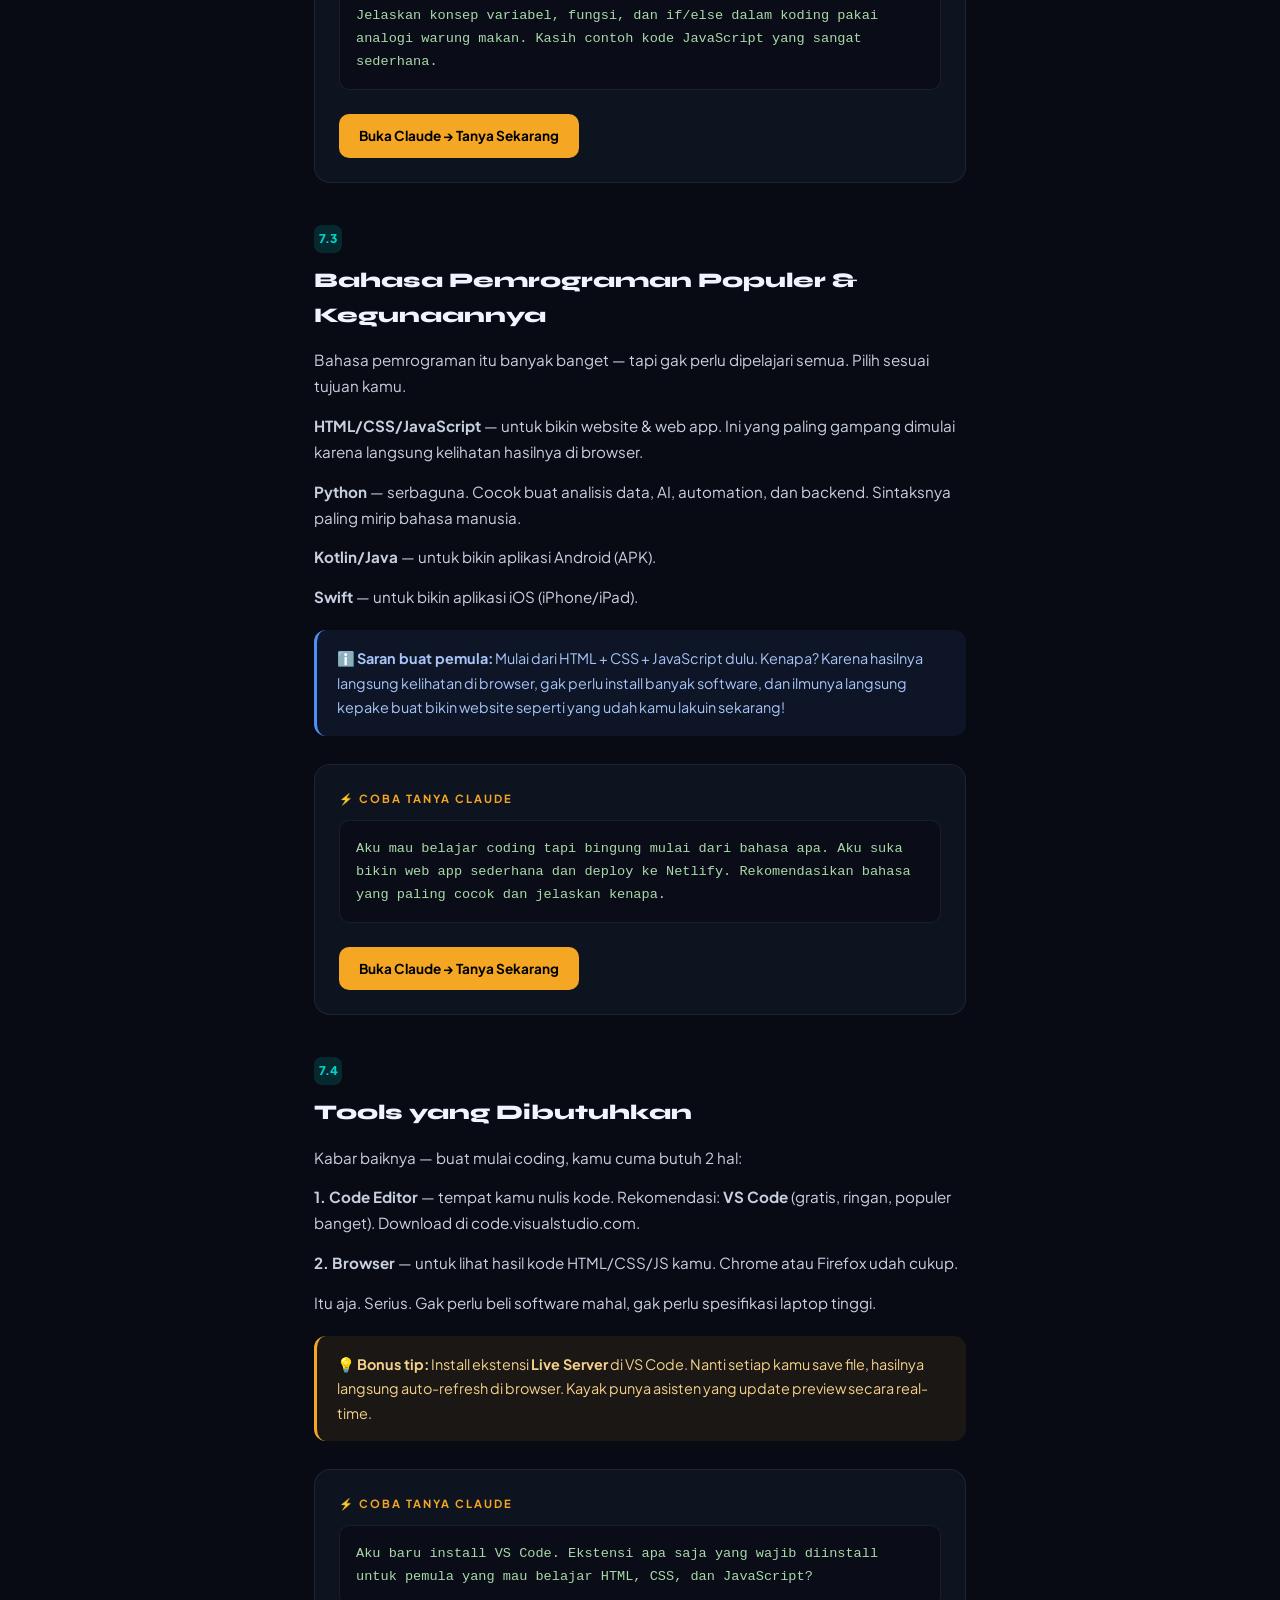
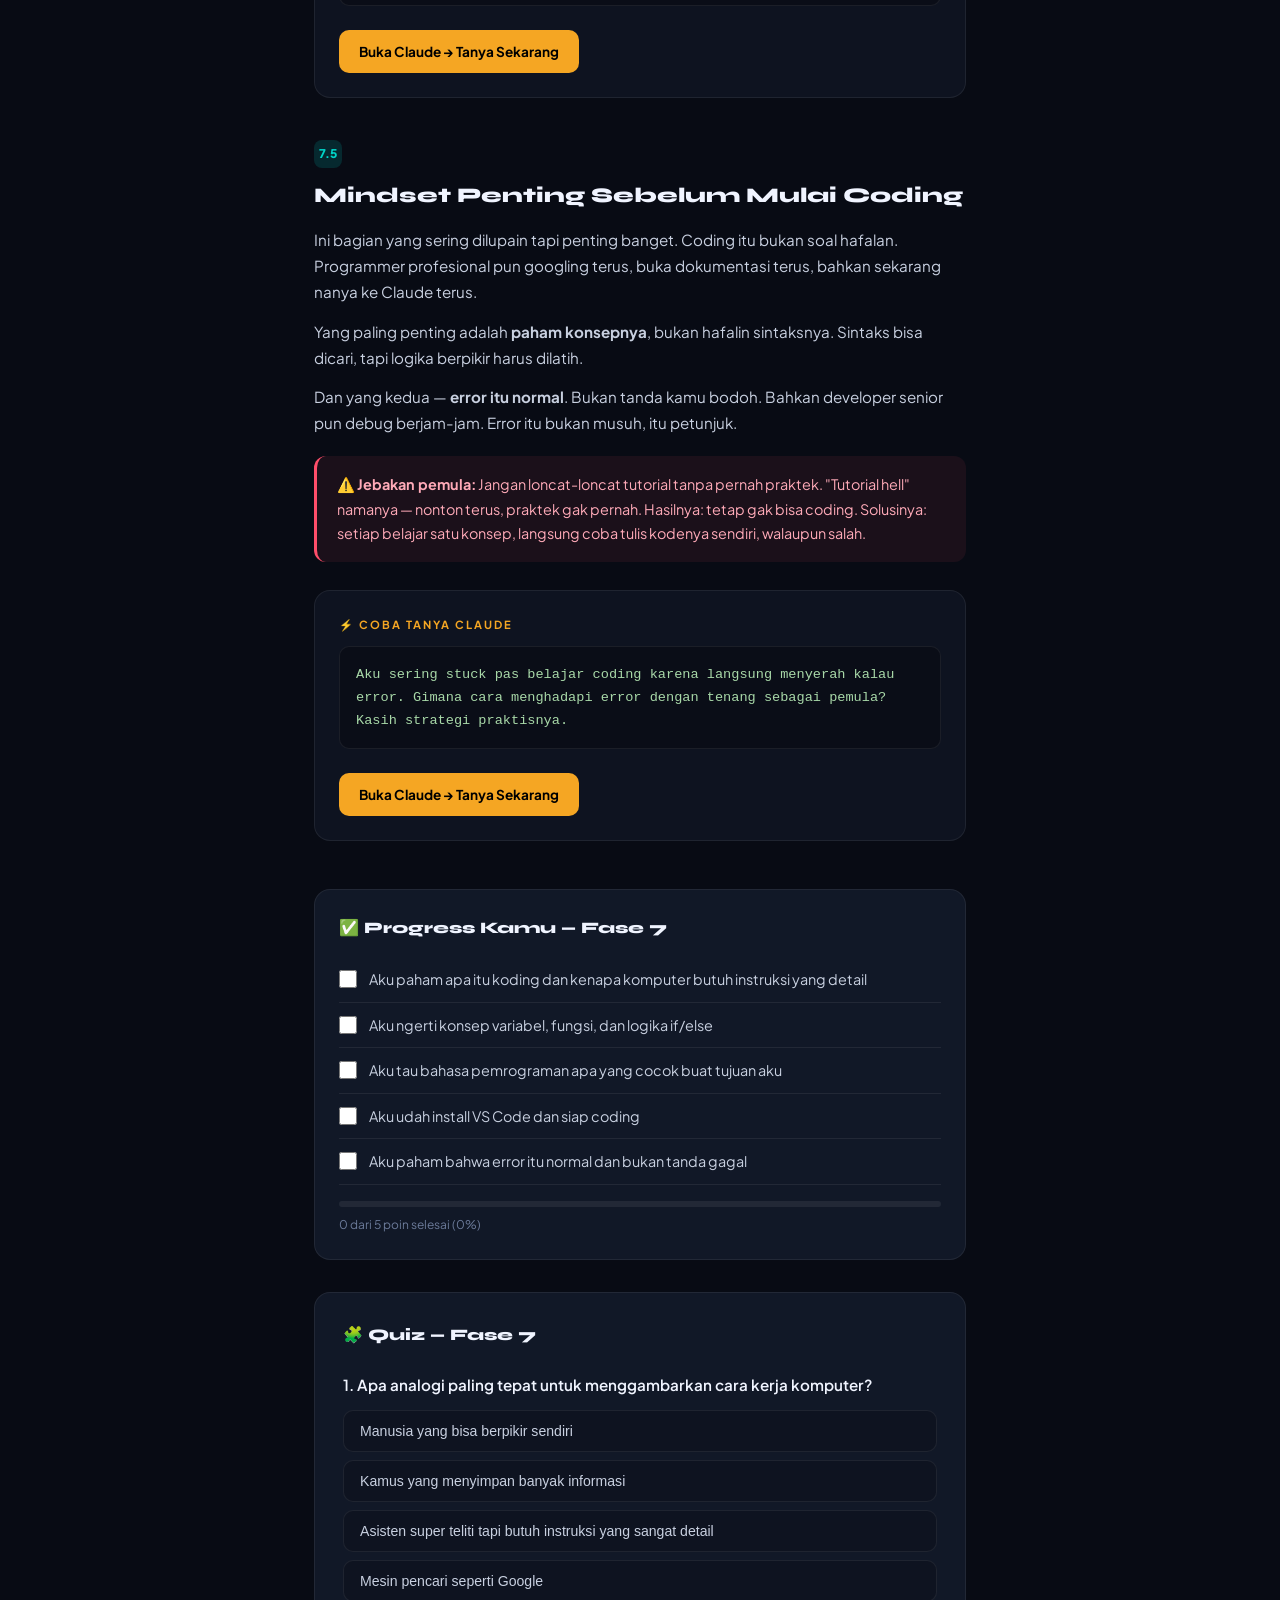
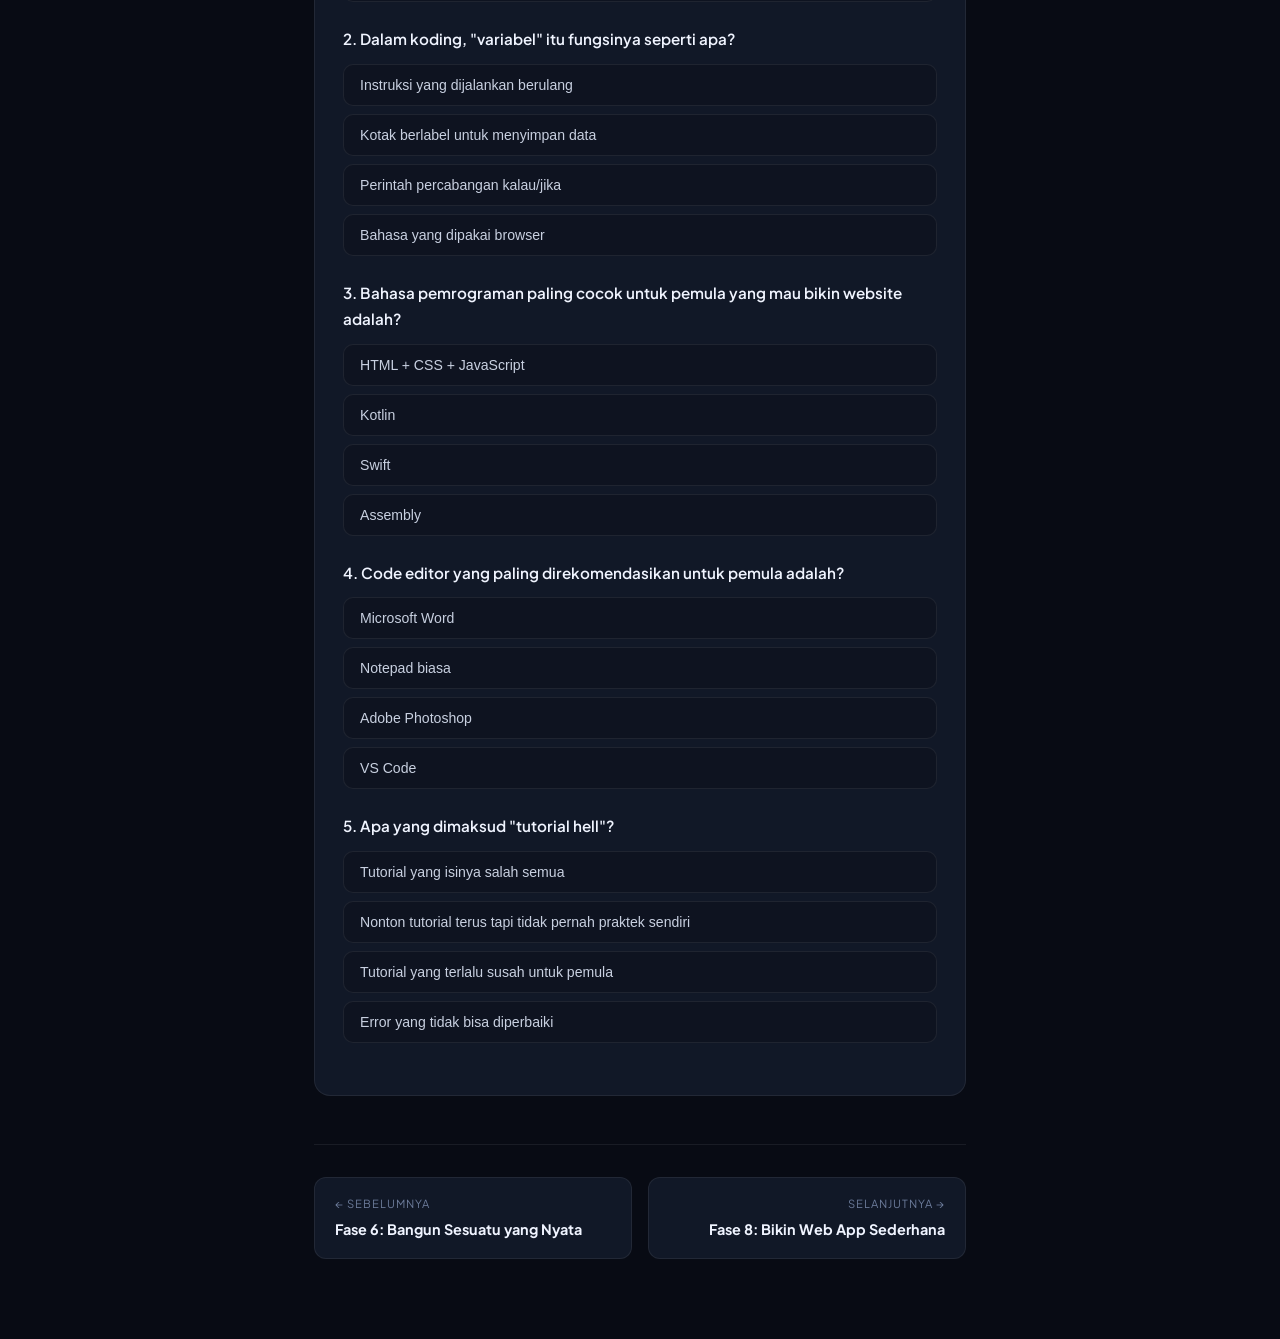
<file: fase-7.html>
<!DOCTYPE html>
<html lang="id">
<head>
  <meta charset="UTF-8"/>
  <meta name="viewport" content="width=device-width, initial-scale=1.0"/>
  <title>Fase 7: Dasar Koding — Belajar Claude</title>
  <link rel="preconnect" href="https://fonts.googleapis.com">
  <link href="https://fonts.googleapis.com/css2?family=Syne:wght@700;800&family=Plus+Jakarta+Sans:wght@400;500;600;700&display=swap" rel="stylesheet">
  <link rel="stylesheet" href="style.css">
  <style>:root { --fase-color: #00d4c8; }</style>
</head>
<body data-fase="fase7">
  <nav>
    <a href="index.html" class="logo">⚡ Belajar Claude</a>
    <a href="index.html" class="nav-back">← Kembali ke Roadmap</a>
  </nav>
  <div class="top-progress"><div class="top-progress-fill"></div></div>
  <div class="page-wrap">

    <div class="fase-header">
      <div class="fase-badge" style="color:#00d4c8;border-color:rgba(0,212,200,0.3);background:rgba(0,212,200,0.08)">💡 FASE 7</div>
      <h1 class="fase-title">Dasar Koding untuk Pemula</h1>
      <p class="fase-sub">Belum pernah nulis kode sama sekali? Tenang. Kita mulai dari yang paling dasar dulu.</p>
    </div>

    <div class="materi-section">
      <div class="materi-num" style="background:rgba(0,212,200,0.15);color:#00d4c8">7.1</div>
      <h2>Apa itu Koding?</h2>
      <p>Koding itu simpelnya adalah cara kita ngobrol sama komputer. Masalahnya, komputer gak ngerti bahasa Indonesia atau Inggris biasa. Jadi kita pakai bahasa khusus yang dia ngerti — itulah yang disebut <strong>bahasa pemrograman</strong>.</p>
      <p>Komputer itu sebenernya sangat bodoh tapi sangat patuh. Dia cuma bisa ngikutin instruksi yang jelas dan detail. Kalau instruksinya ambigu, dia bingung. Kalau instruksinya salah, dia tetap jalanin — dan hasilnya error.</p>
      <div class="callout tip">💡 <strong>Analogi:</strong> Bayangin komputer itu kayak asisten yang super teliti tapi gak punya inisiatif. Kalau kamu bilang "tolong bikinin kopi", dia bingung. Tapi kalau kamu bilang "ambil cangkir, isi air 200ml, panaskan 90 derajat, masukkan 1 sendok kopi, aduk 3x" — baru dia bisa lakuin dengan sempurna.</div>
      <div class="praktek-box">
        <div class="praktek-label">⚡ Coba Tanya Claude</div>
        <pre>Aku pemula total soal koding. Jelaskan apa itu koding pakai analogi sehari-hari yang gampang dipahami orang awam.</pre>
        <a href="https://claude.ai" target="_blank" class="btn-coba">Buka Claude → Tanya Sekarang</a>
      </div>
    </div>

    <div class="materi-section">
      <div class="materi-num" style="background:rgba(0,212,200,0.15);color:#00d4c8">7.2</div>
      <h2>Elemen Dasar Koding</h2>
      <p>Hampir semua bahasa pemrograman punya 3 elemen inti yang sama. Kalau kamu paham 3 ini, kamu udah paham 70% konsep koding.</p>
      <p><strong>1. Variabel</strong> — tempat nyimpen data. Kayak kotak berlabel. Kamu bisa taruh angka, teks, atau apapun di dalamnya dan manggil ulang kapanpun.</p>
      <p><strong>2. Fungsi</strong> — sekumpulan instruksi yang dibungkus jadi satu, terus bisa dipanggil berkali-kali. Kayak menu "paket nasi goreng" di warung — satu panggilan, banyak proses di dalamnya.</p>
      <p><strong>3. Logika (If/Else)</strong> — percabangan keputusan. Kalau kondisi A, lakukan ini. Kalau tidak, lakukan itu. Persis kayak otak kamu sehari-hari.</p>
      <div class="callout tip">💡 <strong>Analogi lengkap:</strong> Koding itu kayak nulis resep masakan. Variabel = bahan-bahan. Fungsi = langkah memasak. Logika = "kalau suka pedas, tambah cabai, kalau tidak, skip".</div>
      <div class="praktek-box">
        <div class="praktek-label">⚡ Coba Tanya Claude</div>
        <pre>Jelaskan konsep variabel, fungsi, dan if/else dalam koding pakai analogi warung makan. Kasih contoh kode JavaScript yang sangat sederhana.</pre>
        <a href="https://claude.ai" target="_blank" class="btn-coba">Buka Claude → Tanya Sekarang</a>
      </div>
    </div>

    <div class="materi-section">
      <div class="materi-num" style="background:rgba(0,212,200,0.15);color:#00d4c8">7.3</div>
      <h2>Bahasa Pemrograman Populer & Kegunaannya</h2>
      <p>Bahasa pemrograman itu banyak banget — tapi gak perlu dipelajari semua. Pilih sesuai tujuan kamu.</p>
      <p><strong>HTML/CSS/JavaScript</strong> — untuk bikin website & web app. Ini yang paling gampang dimulai karena langsung kelihatan hasilnya di browser.</p>
      <p><strong>Python</strong> — serbaguna. Cocok buat analisis data, AI, automation, dan backend. Sintaksnya paling mirip bahasa manusia.</p>
      <p><strong>Kotlin/Java</strong> — untuk bikin aplikasi Android (APK).</p>
      <p><strong>Swift</strong> — untuk bikin aplikasi iOS (iPhone/iPad).</p>
      <div class="callout info">ℹ️ <strong>Saran buat pemula:</strong> Mulai dari HTML + CSS + JavaScript dulu. Kenapa? Karena hasilnya langsung kelihatan di browser, gak perlu install banyak software, dan ilmunya langsung kepake buat bikin website seperti yang udah kamu lakuin sekarang!</div>
      <div class="praktek-box">
        <div class="praktek-label">⚡ Coba Tanya Claude</div>
        <pre>Aku mau belajar coding tapi bingung mulai dari bahasa apa. Aku suka bikin web app sederhana dan deploy ke Netlify. Rekomendasikan bahasa yang paling cocok dan jelaskan kenapa.</pre>
        <a href="https://claude.ai" target="_blank" class="btn-coba">Buka Claude → Tanya Sekarang</a>
      </div>
    </div>

    <div class="materi-section">
      <div class="materi-num" style="background:rgba(0,212,200,0.15);color:#00d4c8">7.4</div>
      <h2>Tools yang Dibutuhkan</h2>
      <p>Kabar baiknya — buat mulai coding, kamu cuma butuh 2 hal:</p>
      <p><strong>1. Code Editor</strong> — tempat kamu nulis kode. Rekomendasi: <strong>VS Code</strong> (gratis, ringan, populer banget). Download di code.visualstudio.com.</p>
      <p><strong>2. Browser</strong> — untuk lihat hasil kode HTML/CSS/JS kamu. Chrome atau Firefox udah cukup.</p>
      <p>Itu aja. Serius. Gak perlu beli software mahal, gak perlu spesifikasi laptop tinggi.</p>
      <div class="callout tip">💡 <strong>Bonus tip:</strong> Install ekstensi <strong>Live Server</strong> di VS Code. Nanti setiap kamu save file, hasilnya langsung auto-refresh di browser. Kayak punya asisten yang update preview secara real-time.</div>
      <div class="praktek-box">
        <div class="praktek-label">⚡ Coba Tanya Claude</div>
        <pre>Aku baru install VS Code. Ekstensi apa saja yang wajib diinstall untuk pemula yang mau belajar HTML, CSS, dan JavaScript?</pre>
        <a href="https://claude.ai" target="_blank" class="btn-coba">Buka Claude → Tanya Sekarang</a>
      </div>
    </div>

    <div class="materi-section">
      <div class="materi-num" style="background:rgba(0,212,200,0.15);color:#00d4c8">7.5</div>
      <h2>Mindset Penting Sebelum Mulai Coding</h2>
      <p>Ini bagian yang sering dilupain tapi penting banget. Coding itu bukan soal hafalan. Programmer profesional pun googling terus, buka dokumentasi terus, bahkan sekarang nanya ke Claude terus.</p>
      <p>Yang paling penting adalah <strong>paham konsepnya</strong>, bukan hafalin sintaksnya. Sintaks bisa dicari, tapi logika berpikir harus dilatih.</p>
      <p>Dan yang kedua — <strong>error itu normal</strong>. Bukan tanda kamu bodoh. Bahkan developer senior pun debug berjam-jam. Error itu bukan musuh, itu petunjuk.</p>
      <div class="callout warn">⚠️ <strong>Jebakan pemula:</strong> Jangan loncat-loncat tutorial tanpa pernah praktek. "Tutorial hell" namanya — nonton terus, praktek gak pernah. Hasilnya: tetap gak bisa coding. Solusinya: setiap belajar satu konsep, langsung coba tulis kodenya sendiri, walaupun salah.</div>
      <div class="praktek-box">
        <div class="praktek-label">⚡ Coba Tanya Claude</div>
        <pre>Aku sering stuck pas belajar coding karena langsung menyerah kalau error. Gimana cara menghadapi error dengan tenang sebagai pemula? Kasih strategi praktisnya.</pre>
        <a href="https://claude.ai" target="_blank" class="btn-coba">Buka Claude → Tanya Sekarang</a>
      </div>
    </div>

    <div class="checklist-wrap">
      <div class="checklist-title">✅ Progress Kamu — Fase 7</div>
      <div class="check-item"><input type="checkbox" id="c1"><label for="c1">Aku paham apa itu koding dan kenapa komputer butuh instruksi yang detail</label></div>
      <div class="check-item"><input type="checkbox" id="c2"><label for="c2">Aku ngerti konsep variabel, fungsi, dan logika if/else</label></div>
      <div class="check-item"><input type="checkbox" id="c3"><label for="c3">Aku tau bahasa pemrograman apa yang cocok buat tujuan aku</label></div>
      <div class="check-item"><input type="checkbox" id="c4"><label for="c4">Aku udah install VS Code dan siap coding</label></div>
      <div class="check-item"><input type="checkbox" id="c5"><label for="c5">Aku paham bahwa error itu normal dan bukan tanda gagal</label></div>
      <div class="progress-bar-wrap"><div class="progress-bar-fill"></div></div>
      <div class="progress-text">0 dari 5 poin selesai</div>
    </div>

    <div class="quiz-wrap">
      <div class="quiz-title">🧩 Quiz — Fase 7</div>
      <div class="quiz-q" data-correct="2">
        <p>1. Apa analogi paling tepat untuk menggambarkan cara kerja komputer?</p>
        <div class="quiz-options">
          <button class="quiz-opt">Manusia yang bisa berpikir sendiri</button>
          <button class="quiz-opt">Kamus yang menyimpan banyak informasi</button>
          <button class="quiz-opt">Asisten super teliti tapi butuh instruksi yang sangat detail</button>
          <button class="quiz-opt">Mesin pencari seperti Google</button>
        </div>
      </div>
      <div class="quiz-q" data-correct="1">
        <p>2. Dalam koding, "variabel" itu fungsinya seperti apa?</p>
        <div class="quiz-options">
          <button class="quiz-opt">Instruksi yang dijalankan berulang</button>
          <button class="quiz-opt">Kotak berlabel untuk menyimpan data</button>
          <button class="quiz-opt">Perintah percabangan kalau/jika</button>
          <button class="quiz-opt">Bahasa yang dipakai browser</button>
        </div>
      </div>
      <div class="quiz-q" data-correct="0">
        <p>3. Bahasa pemrograman paling cocok untuk pemula yang mau bikin website adalah?</p>
        <div class="quiz-options">
          <button class="quiz-opt">HTML + CSS + JavaScript</button>
          <button class="quiz-opt">Kotlin</button>
          <button class="quiz-opt">Swift</button>
          <button class="quiz-opt">Assembly</button>
        </div>
      </div>
      <div class="quiz-q" data-correct="3">
        <p>4. Code editor yang paling direkomendasikan untuk pemula adalah?</p>
        <div class="quiz-options">
          <button class="quiz-opt">Microsoft Word</button>
          <button class="quiz-opt">Notepad biasa</button>
          <button class="quiz-opt">Adobe Photoshop</button>
          <button class="quiz-opt">VS Code</button>
        </div>
      </div>
      <div class="quiz-q" data-correct="1">
        <p>5. Apa yang dimaksud "tutorial hell"?</p>
        <div class="quiz-options">
          <button class="quiz-opt">Tutorial yang isinya salah semua</button>
          <button class="quiz-opt">Nonton tutorial terus tapi tidak pernah praktek sendiri</button>
          <button class="quiz-opt">Tutorial yang terlalu susah untuk pemula</button>
          <button class="quiz-opt">Error yang tidak bisa diperbaiki</button>
        </div>
      </div>
      <div class="quiz-result"><div class="quiz-score"></div><div class="quiz-msg"></div></div>
    </div>

    <div class="fase-nav">
      <a href="fase-6.html"><span class="fn-label">← Sebelumnya</span><span class="fn-title">Fase 6: Bangun Sesuatu yang Nyata</span></a>
      <a href="fase-8.html" class="fn-next"><span class="fn-label">Selanjutnya →</span><span class="fn-title">Fase 8: Bikin Web App Sederhana</span></a>
    </div>

  </div>
  <script src="main.js"></script>
</body>
</html>
</file>
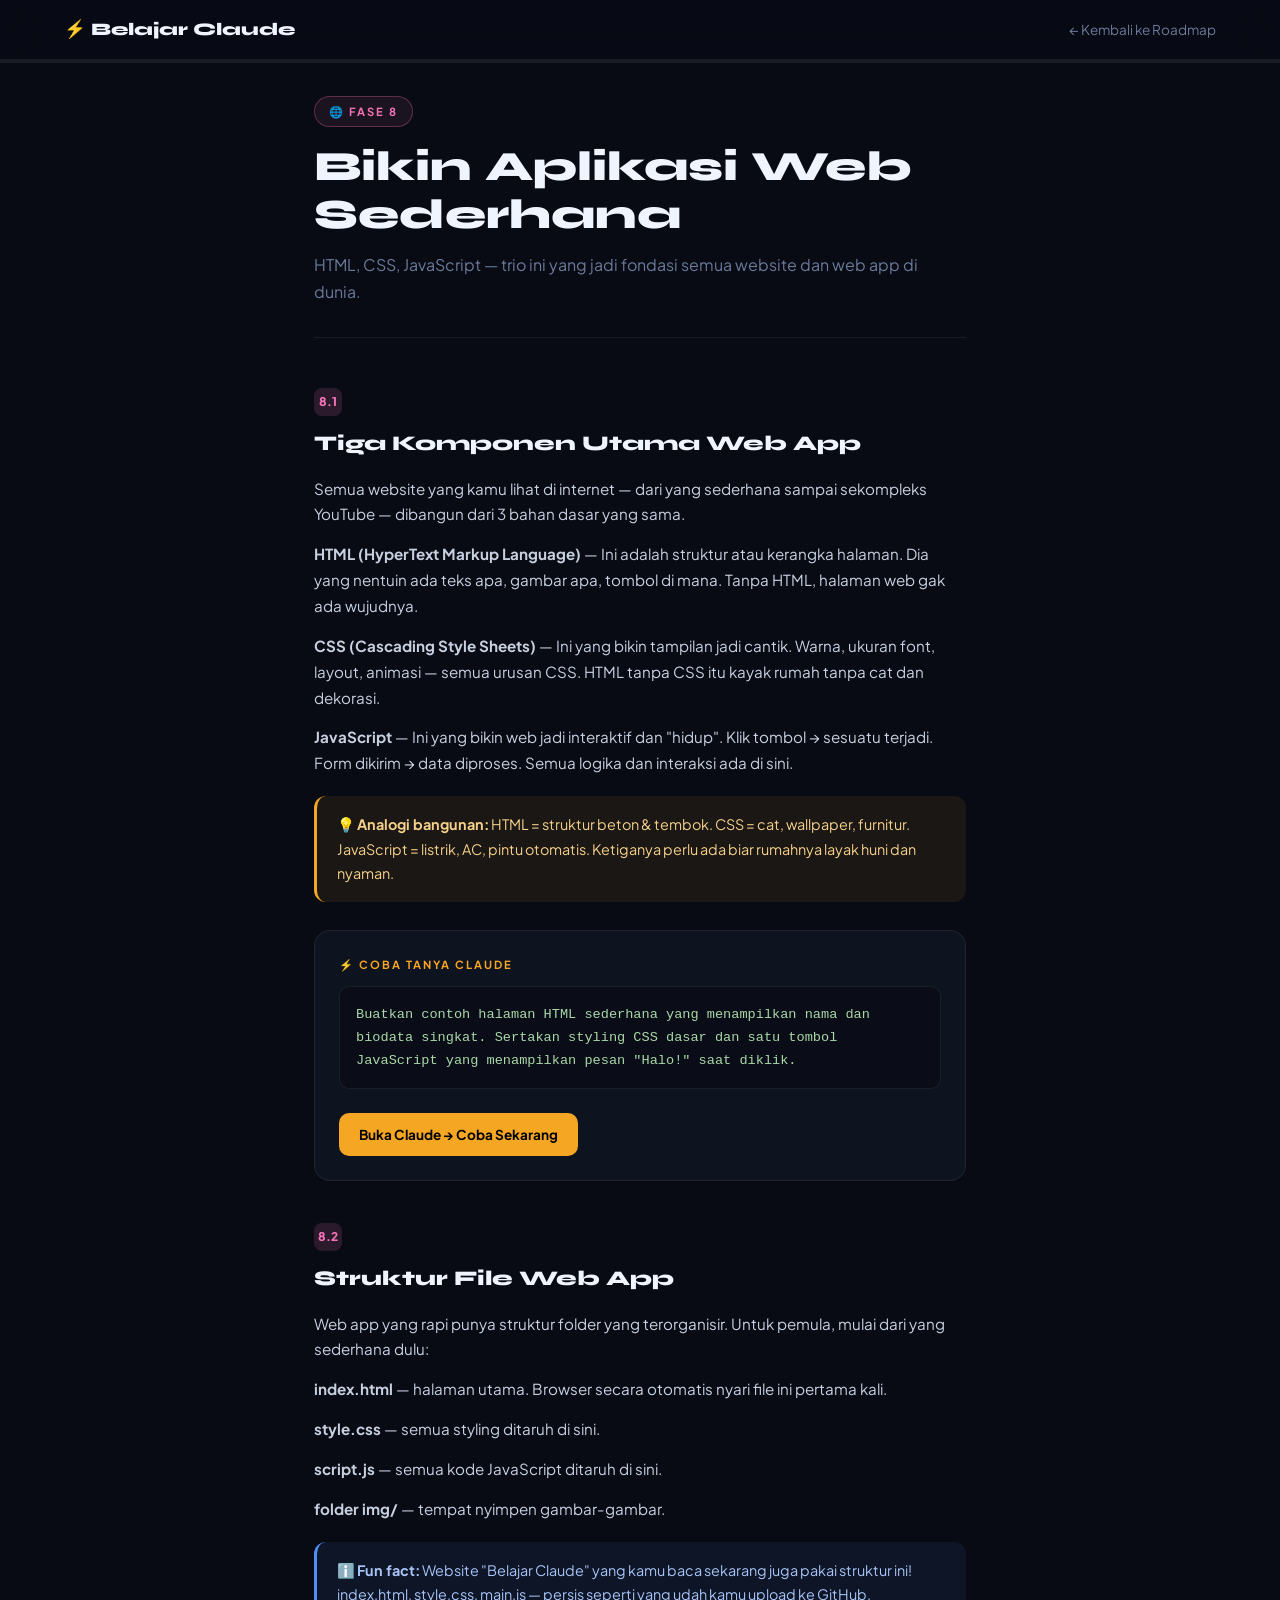
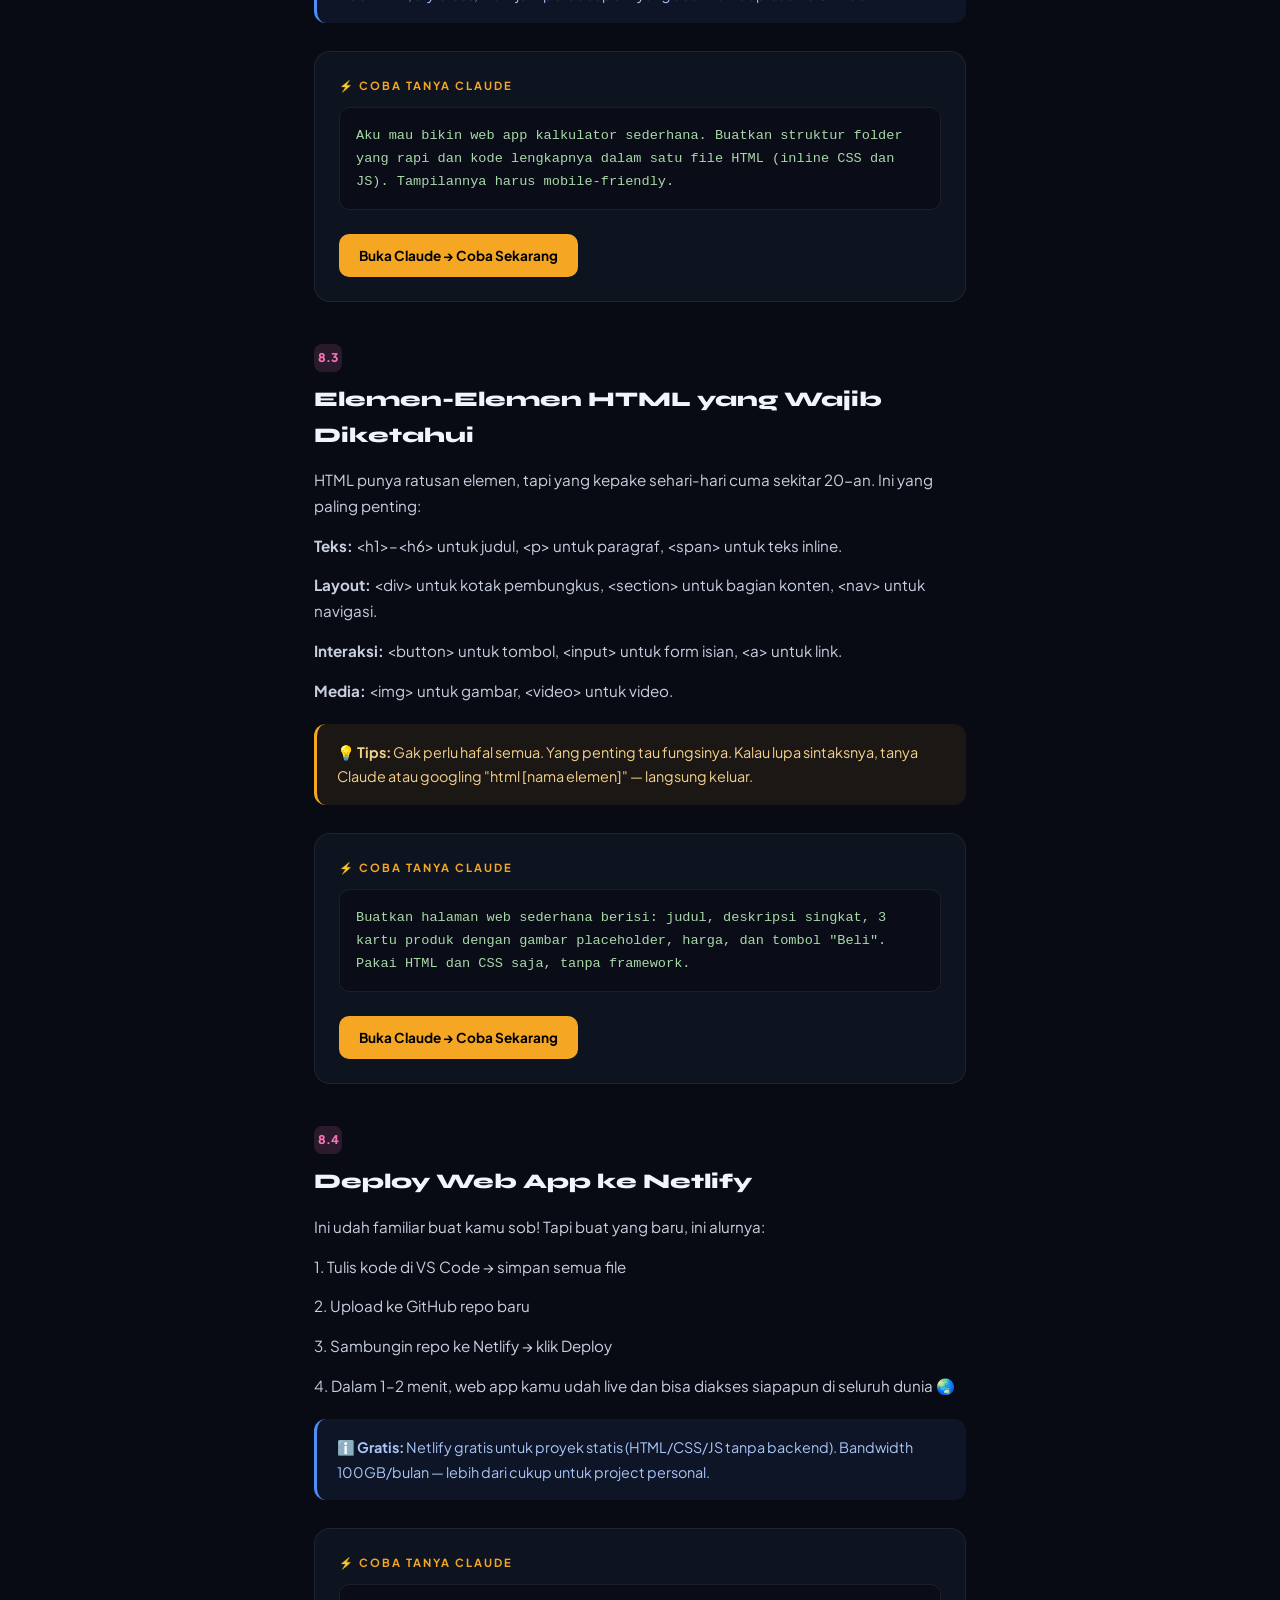
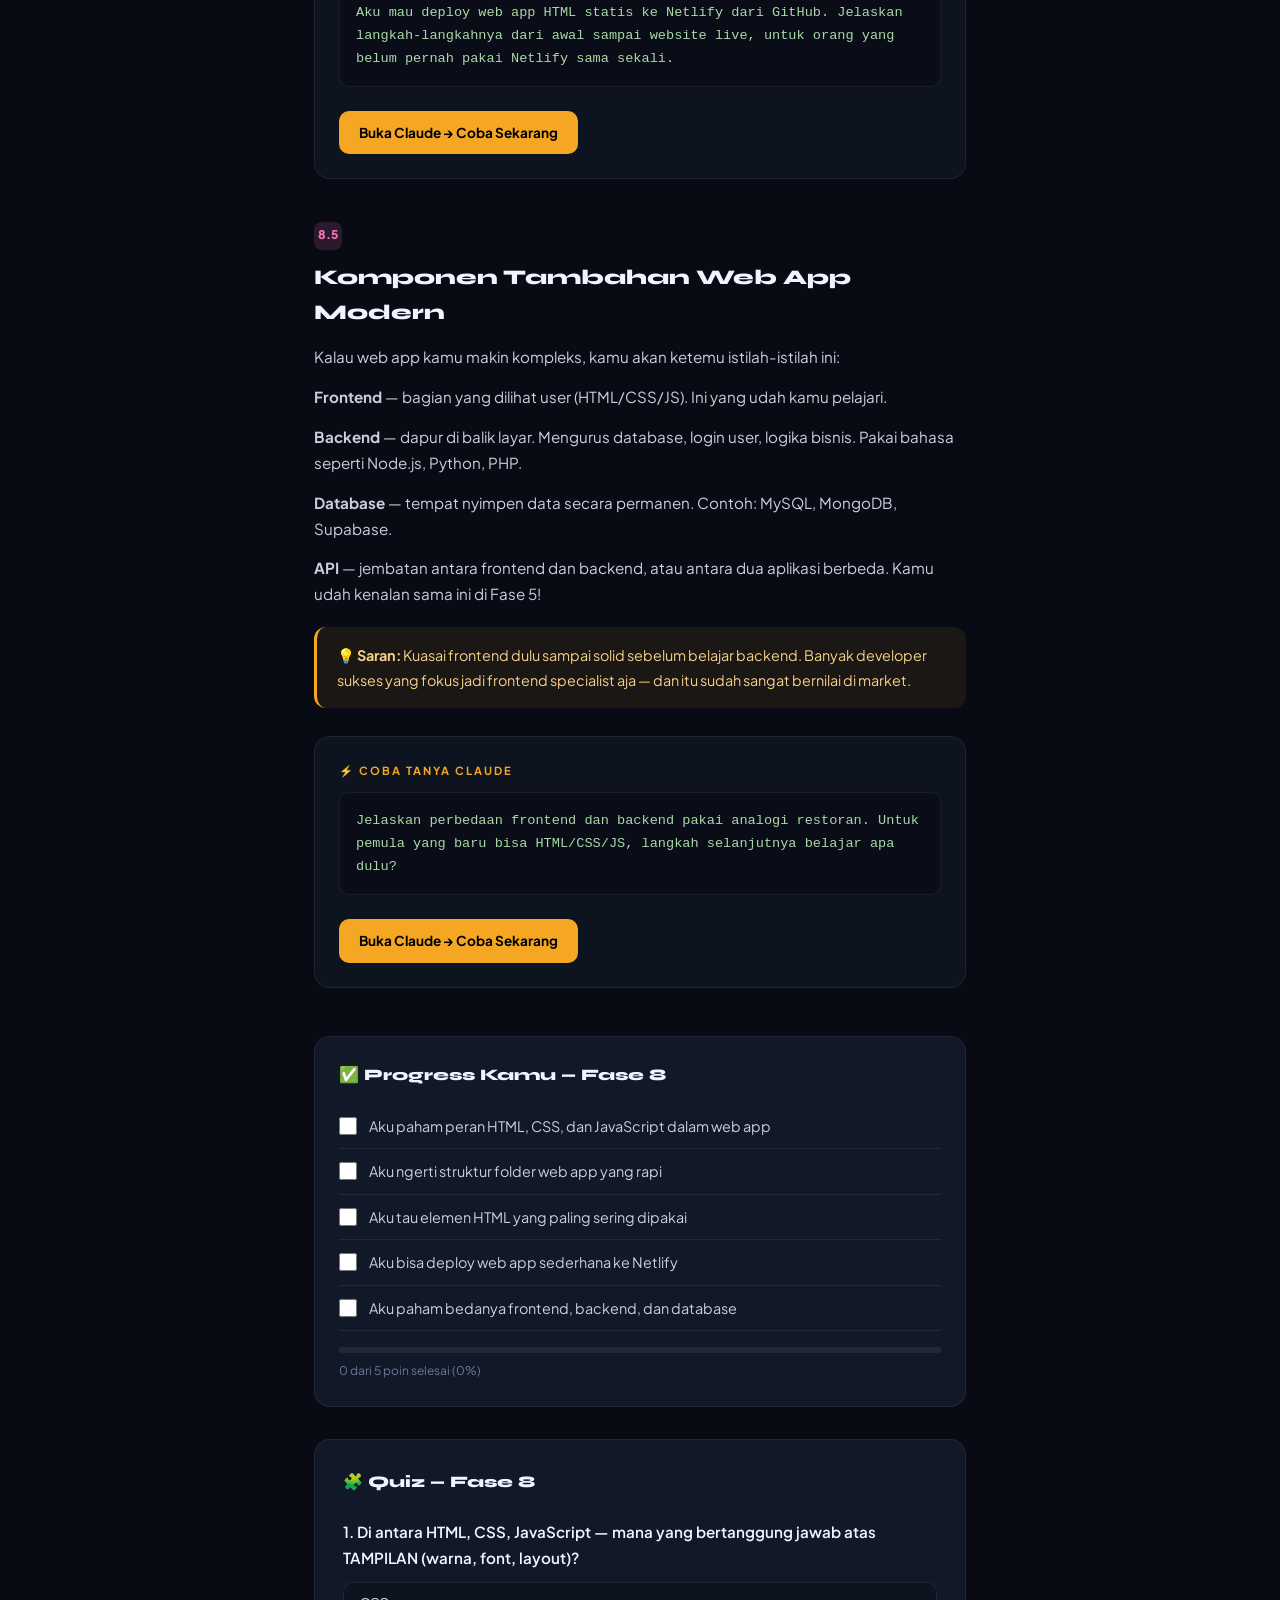
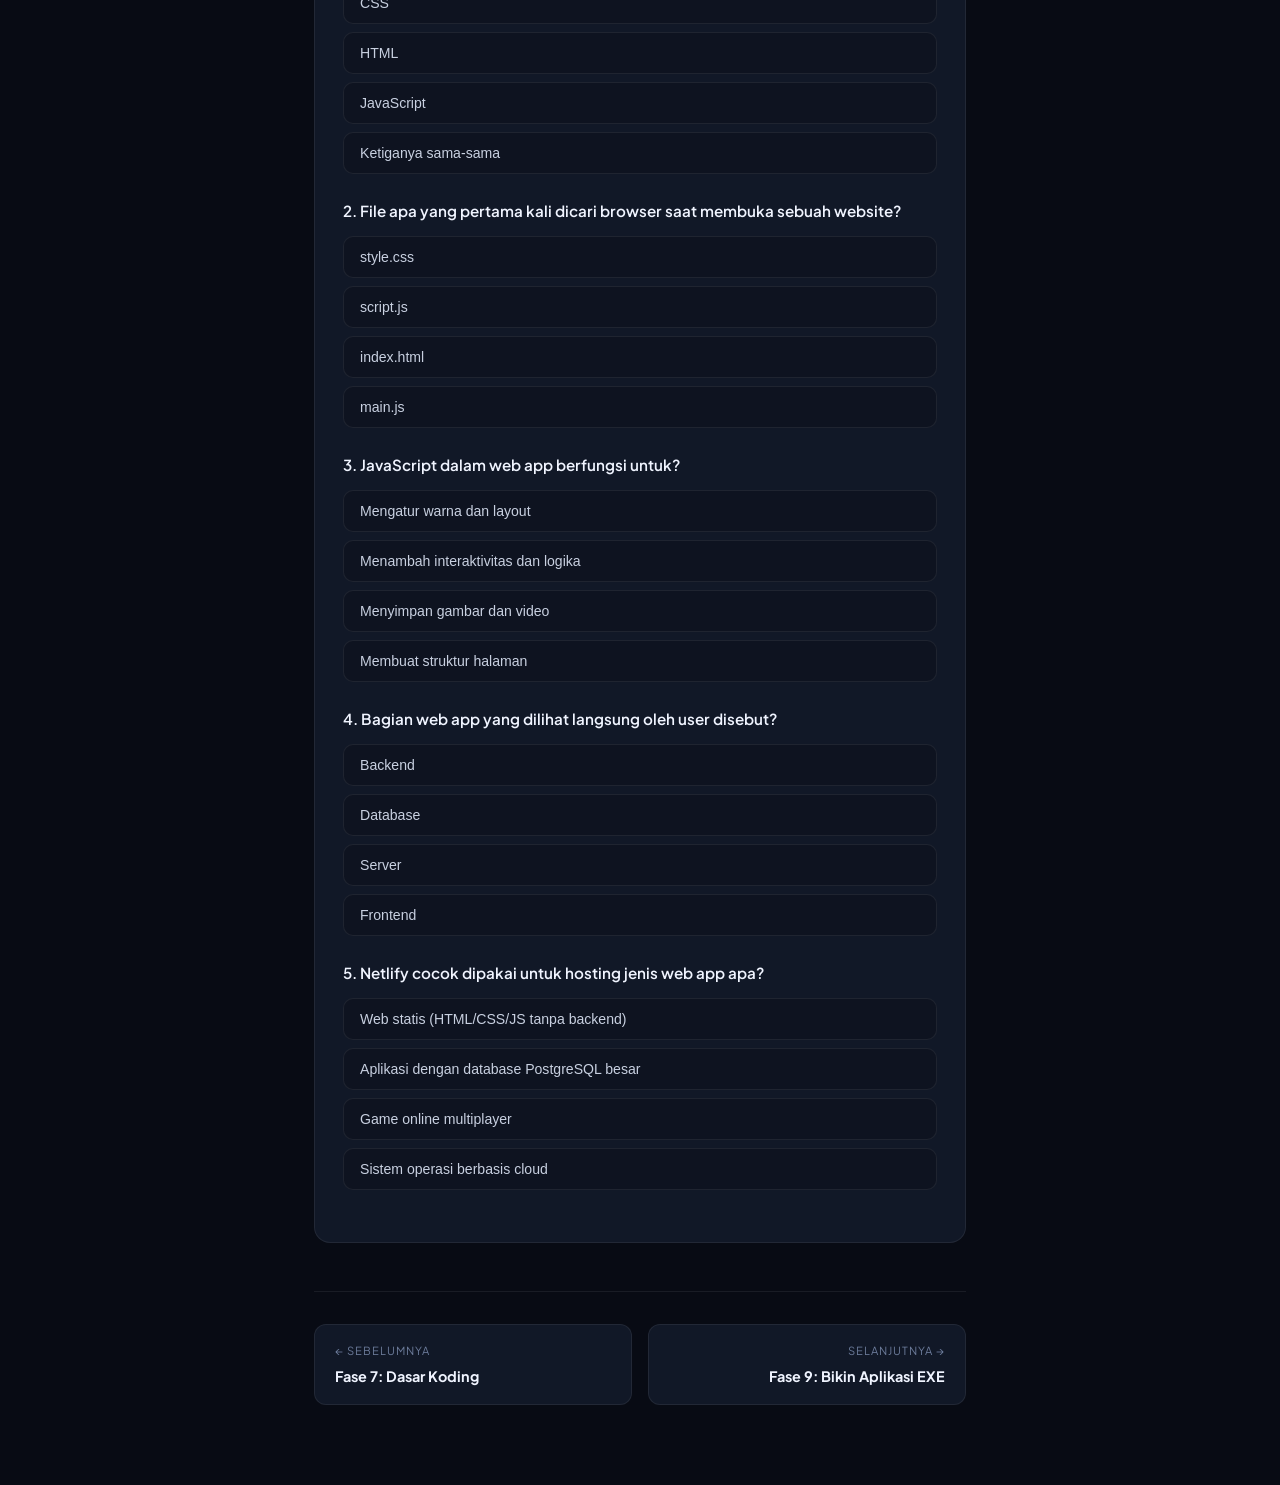
<file: fase-8.html>
<!DOCTYPE html>
<html lang="id">
<head>
  <meta charset="UTF-8"/>
  <meta name="viewport" content="width=device-width, initial-scale=1.0"/>
  <title>Fase 8: Bikin Web App — Belajar Claude</title>
  <link rel="preconnect" href="https://fonts.googleapis.com">
  <link href="https://fonts.googleapis.com/css2?family=Syne:wght@700;800&family=Plus+Jakarta+Sans:wght@400;500;600;700&display=swap" rel="stylesheet">
  <link rel="stylesheet" href="style.css">
  <style>:root { --fase-color: #f472b6; }</style>
</head>
<body data-fase="fase8">
  <nav>
    <a href="index.html" class="logo">⚡ Belajar Claude</a>
    <a href="index.html" class="nav-back">← Kembali ke Roadmap</a>
  </nav>
  <div class="top-progress"><div class="top-progress-fill"></div></div>
  <div class="page-wrap">

    <div class="fase-header">
      <div class="fase-badge" style="color:#f472b6;border-color:rgba(244,114,182,0.3);background:rgba(244,114,182,0.08)">🌐 FASE 8</div>
      <h1 class="fase-title">Bikin Aplikasi Web Sederhana</h1>
      <p class="fase-sub">HTML, CSS, JavaScript — trio ini yang jadi fondasi semua website dan web app di dunia.</p>
    </div>

    <div class="materi-section">
      <div class="materi-num" style="background:rgba(244,114,182,0.15);color:#f472b6">8.1</div>
      <h2>Tiga Komponen Utama Web App</h2>
      <p>Semua website yang kamu lihat di internet — dari yang sederhana sampai sekompleks YouTube — dibangun dari 3 bahan dasar yang sama.</p>
      <p><strong>HTML (HyperText Markup Language)</strong> — Ini adalah struktur atau kerangka halaman. Dia yang nentuin ada teks apa, gambar apa, tombol di mana. Tanpa HTML, halaman web gak ada wujudnya.</p>
      <p><strong>CSS (Cascading Style Sheets)</strong> — Ini yang bikin tampilan jadi cantik. Warna, ukuran font, layout, animasi — semua urusan CSS. HTML tanpa CSS itu kayak rumah tanpa cat dan dekorasi.</p>
      <p><strong>JavaScript</strong> — Ini yang bikin web jadi interaktif dan "hidup". Klik tombol → sesuatu terjadi. Form dikirim → data diproses. Semua logika dan interaksi ada di sini.</p>
      <div class="callout tip">💡 <strong>Analogi bangunan:</strong> HTML = struktur beton & tembok. CSS = cat, wallpaper, furnitur. JavaScript = listrik, AC, pintu otomatis. Ketiganya perlu ada biar rumahnya layak huni dan nyaman.</div>
      <div class="praktek-box">
        <div class="praktek-label">⚡ Coba Tanya Claude</div>
        <pre>Buatkan contoh halaman HTML sederhana yang menampilkan nama dan biodata singkat. Sertakan styling CSS dasar dan satu tombol JavaScript yang menampilkan pesan "Halo!" saat diklik.</pre>
        <a href="https://claude.ai" target="_blank" class="btn-coba">Buka Claude → Coba Sekarang</a>
      </div>
    </div>

    <div class="materi-section">
      <div class="materi-num" style="background:rgba(244,114,182,0.15);color:#f472b6">8.2</div>
      <h2>Struktur File Web App</h2>
      <p>Web app yang rapi punya struktur folder yang terorganisir. Untuk pemula, mulai dari yang sederhana dulu:</p>
      <p><strong>index.html</strong> — halaman utama. Browser secara otomatis nyari file ini pertama kali.</p>
      <p><strong>style.css</strong> — semua styling ditaruh di sini.</p>
      <p><strong>script.js</strong> — semua kode JavaScript ditaruh di sini.</p>
      <p><strong>folder img/</strong> — tempat nyimpen gambar-gambar.</p>
      <div class="callout info">ℹ️ <strong>Fun fact:</strong> Website "Belajar Claude" yang kamu baca sekarang juga pakai struktur ini! index.html, style.css, main.js — persis seperti yang udah kamu upload ke GitHub.</div>
      <div class="praktek-box">
        <div class="praktek-label">⚡ Coba Tanya Claude</div>
        <pre>Aku mau bikin web app kalkulator sederhana. Buatkan struktur folder yang rapi dan kode lengkapnya dalam satu file HTML (inline CSS dan JS). Tampilannya harus mobile-friendly.</pre>
        <a href="https://claude.ai" target="_blank" class="btn-coba">Buka Claude → Coba Sekarang</a>
      </div>
    </div>

    <div class="materi-section">
      <div class="materi-num" style="background:rgba(244,114,182,0.15);color:#f472b6">8.3</div>
      <h2>Elemen-Elemen HTML yang Wajib Diketahui</h2>
      <p>HTML punya ratusan elemen, tapi yang kepake sehari-hari cuma sekitar 20-an. Ini yang paling penting:</p>
      <p><strong>Teks:</strong> &lt;h1&gt;–&lt;h6&gt; untuk judul, &lt;p&gt; untuk paragraf, &lt;span&gt; untuk teks inline.</p>
      <p><strong>Layout:</strong> &lt;div&gt; untuk kotak pembungkus, &lt;section&gt; untuk bagian konten, &lt;nav&gt; untuk navigasi.</p>
      <p><strong>Interaksi:</strong> &lt;button&gt; untuk tombol, &lt;input&gt; untuk form isian, &lt;a&gt; untuk link.</p>
      <p><strong>Media:</strong> &lt;img&gt; untuk gambar, &lt;video&gt; untuk video.</p>
      <div class="callout tip">💡 <strong>Tips:</strong> Gak perlu hafal semua. Yang penting tau fungsinya. Kalau lupa sintaksnya, tanya Claude atau googling "html [nama elemen]" — langsung keluar.</div>
      <div class="praktek-box">
        <div class="praktek-label">⚡ Coba Tanya Claude</div>
        <pre>Buatkan halaman web sederhana berisi: judul, deskripsi singkat, 3 kartu produk dengan gambar placeholder, harga, dan tombol "Beli". Pakai HTML dan CSS saja, tanpa framework.</pre>
        <a href="https://claude.ai" target="_blank" class="btn-coba">Buka Claude → Coba Sekarang</a>
      </div>
    </div>

    <div class="materi-section">
      <div class="materi-num" style="background:rgba(244,114,182,0.15);color:#f472b6">8.4</div>
      <h2>Deploy Web App ke Netlify</h2>
      <p>Ini udah familiar buat kamu sob! Tapi buat yang baru, ini alurnya:</p>
      <p>1. Tulis kode di VS Code → simpan semua file</p>
      <p>2. Upload ke GitHub repo baru</p>
      <p>3. Sambungin repo ke Netlify → klik Deploy</p>
      <p>4. Dalam 1–2 menit, web app kamu udah live dan bisa diakses siapapun di seluruh dunia 🌏</p>
      <div class="callout info">ℹ️ <strong>Gratis:</strong> Netlify gratis untuk proyek statis (HTML/CSS/JS tanpa backend). Bandwidth 100GB/bulan — lebih dari cukup untuk project personal.</div>
      <div class="praktek-box">
        <div class="praktek-label">⚡ Coba Tanya Claude</div>
        <pre>Aku mau deploy web app HTML statis ke Netlify dari GitHub. Jelaskan langkah-langkahnya dari awal sampai website live, untuk orang yang belum pernah pakai Netlify sama sekali.</pre>
        <a href="https://claude.ai" target="_blank" class="btn-coba">Buka Claude → Coba Sekarang</a>
      </div>
    </div>

    <div class="materi-section">
      <div class="materi-num" style="background:rgba(244,114,182,0.15);color:#f472b6">8.5</div>
      <h2>Komponen Tambahan Web App Modern</h2>
      <p>Kalau web app kamu makin kompleks, kamu akan ketemu istilah-istilah ini:</p>
      <p><strong>Frontend</strong> — bagian yang dilihat user (HTML/CSS/JS). Ini yang udah kamu pelajari.</p>
      <p><strong>Backend</strong> — dapur di balik layar. Mengurus database, login user, logika bisnis. Pakai bahasa seperti Node.js, Python, PHP.</p>
      <p><strong>Database</strong> — tempat nyimpen data secara permanen. Contoh: MySQL, MongoDB, Supabase.</p>
      <p><strong>API</strong> — jembatan antara frontend dan backend, atau antara dua aplikasi berbeda. Kamu udah kenalan sama ini di Fase 5!</p>
      <div class="callout tip">💡 <strong>Saran:</strong> Kuasai frontend dulu sampai solid sebelum belajar backend. Banyak developer sukses yang fokus jadi frontend specialist aja — dan itu sudah sangat bernilai di market.</div>
      <div class="praktek-box">
        <div class="praktek-label">⚡ Coba Tanya Claude</div>
        <pre>Jelaskan perbedaan frontend dan backend pakai analogi restoran. Untuk pemula yang baru bisa HTML/CSS/JS, langkah selanjutnya belajar apa dulu?</pre>
        <a href="https://claude.ai" target="_blank" class="btn-coba">Buka Claude → Coba Sekarang</a>
      </div>
    </div>

    <div class="checklist-wrap">
      <div class="checklist-title">✅ Progress Kamu — Fase 8</div>
      <div class="check-item"><input type="checkbox" id="c1"><label for="c1">Aku paham peran HTML, CSS, dan JavaScript dalam web app</label></div>
      <div class="check-item"><input type="checkbox" id="c2"><label for="c2">Aku ngerti struktur folder web app yang rapi</label></div>
      <div class="check-item"><input type="checkbox" id="c3"><label for="c3">Aku tau elemen HTML yang paling sering dipakai</label></div>
      <div class="check-item"><input type="checkbox" id="c4"><label for="c4">Aku bisa deploy web app sederhana ke Netlify</label></div>
      <div class="check-item"><input type="checkbox" id="c5"><label for="c5">Aku paham bedanya frontend, backend, dan database</label></div>
      <div class="progress-bar-wrap"><div class="progress-bar-fill"></div></div>
      <div class="progress-text">0 dari 5 poin selesai</div>
    </div>

    <div class="quiz-wrap">
      <div class="quiz-title">🧩 Quiz — Fase 8</div>
      <div class="quiz-q" data-correct="0">
        <p>1. Di antara HTML, CSS, JavaScript — mana yang bertanggung jawab atas TAMPILAN (warna, font, layout)?</p>
        <div class="quiz-options">
          <button class="quiz-opt">CSS</button>
          <button class="quiz-opt">HTML</button>
          <button class="quiz-opt">JavaScript</button>
          <button class="quiz-opt">Ketiganya sama-sama</button>
        </div>
      </div>
      <div class="quiz-q" data-correct="2">
        <p>2. File apa yang pertama kali dicari browser saat membuka sebuah website?</p>
        <div class="quiz-options">
          <button class="quiz-opt">style.css</button>
          <button class="quiz-opt">script.js</button>
          <button class="quiz-opt">index.html</button>
          <button class="quiz-opt">main.js</button>
        </div>
      </div>
      <div class="quiz-q" data-correct="1">
        <p>3. JavaScript dalam web app berfungsi untuk?</p>
        <div class="quiz-options">
          <button class="quiz-opt">Mengatur warna dan layout</button>
          <button class="quiz-opt">Menambah interaktivitas dan logika</button>
          <button class="quiz-opt">Menyimpan gambar dan video</button>
          <button class="quiz-opt">Membuat struktur halaman</button>
        </div>
      </div>
      <div class="quiz-q" data-correct="3">
        <p>4. Bagian web app yang dilihat langsung oleh user disebut?</p>
        <div class="quiz-options">
          <button class="quiz-opt">Backend</button>
          <button class="quiz-opt">Database</button>
          <button class="quiz-opt">Server</button>
          <button class="quiz-opt">Frontend</button>
        </div>
      </div>
      <div class="quiz-q" data-correct="0">
        <p>5. Netlify cocok dipakai untuk hosting jenis web app apa?</p>
        <div class="quiz-options">
          <button class="quiz-opt">Web statis (HTML/CSS/JS tanpa backend)</button>
          <button class="quiz-opt">Aplikasi dengan database PostgreSQL besar</button>
          <button class="quiz-opt">Game online multiplayer</button>
          <button class="quiz-opt">Sistem operasi berbasis cloud</button>
        </div>
      </div>
      <div class="quiz-result"><div class="quiz-score"></div><div class="quiz-msg"></div></div>
    </div>

    <div class="fase-nav">
      <a href="fase-7.html"><span class="fn-label">← Sebelumnya</span><span class="fn-title">Fase 7: Dasar Koding</span></a>
      <a href="fase-9.html" class="fn-next"><span class="fn-label">Selanjutnya →</span><span class="fn-title">Fase 9: Bikin Aplikasi EXE</span></a>
    </div>

  </div>
  <script src="main.js"></script>
</body>
</html>
</file>
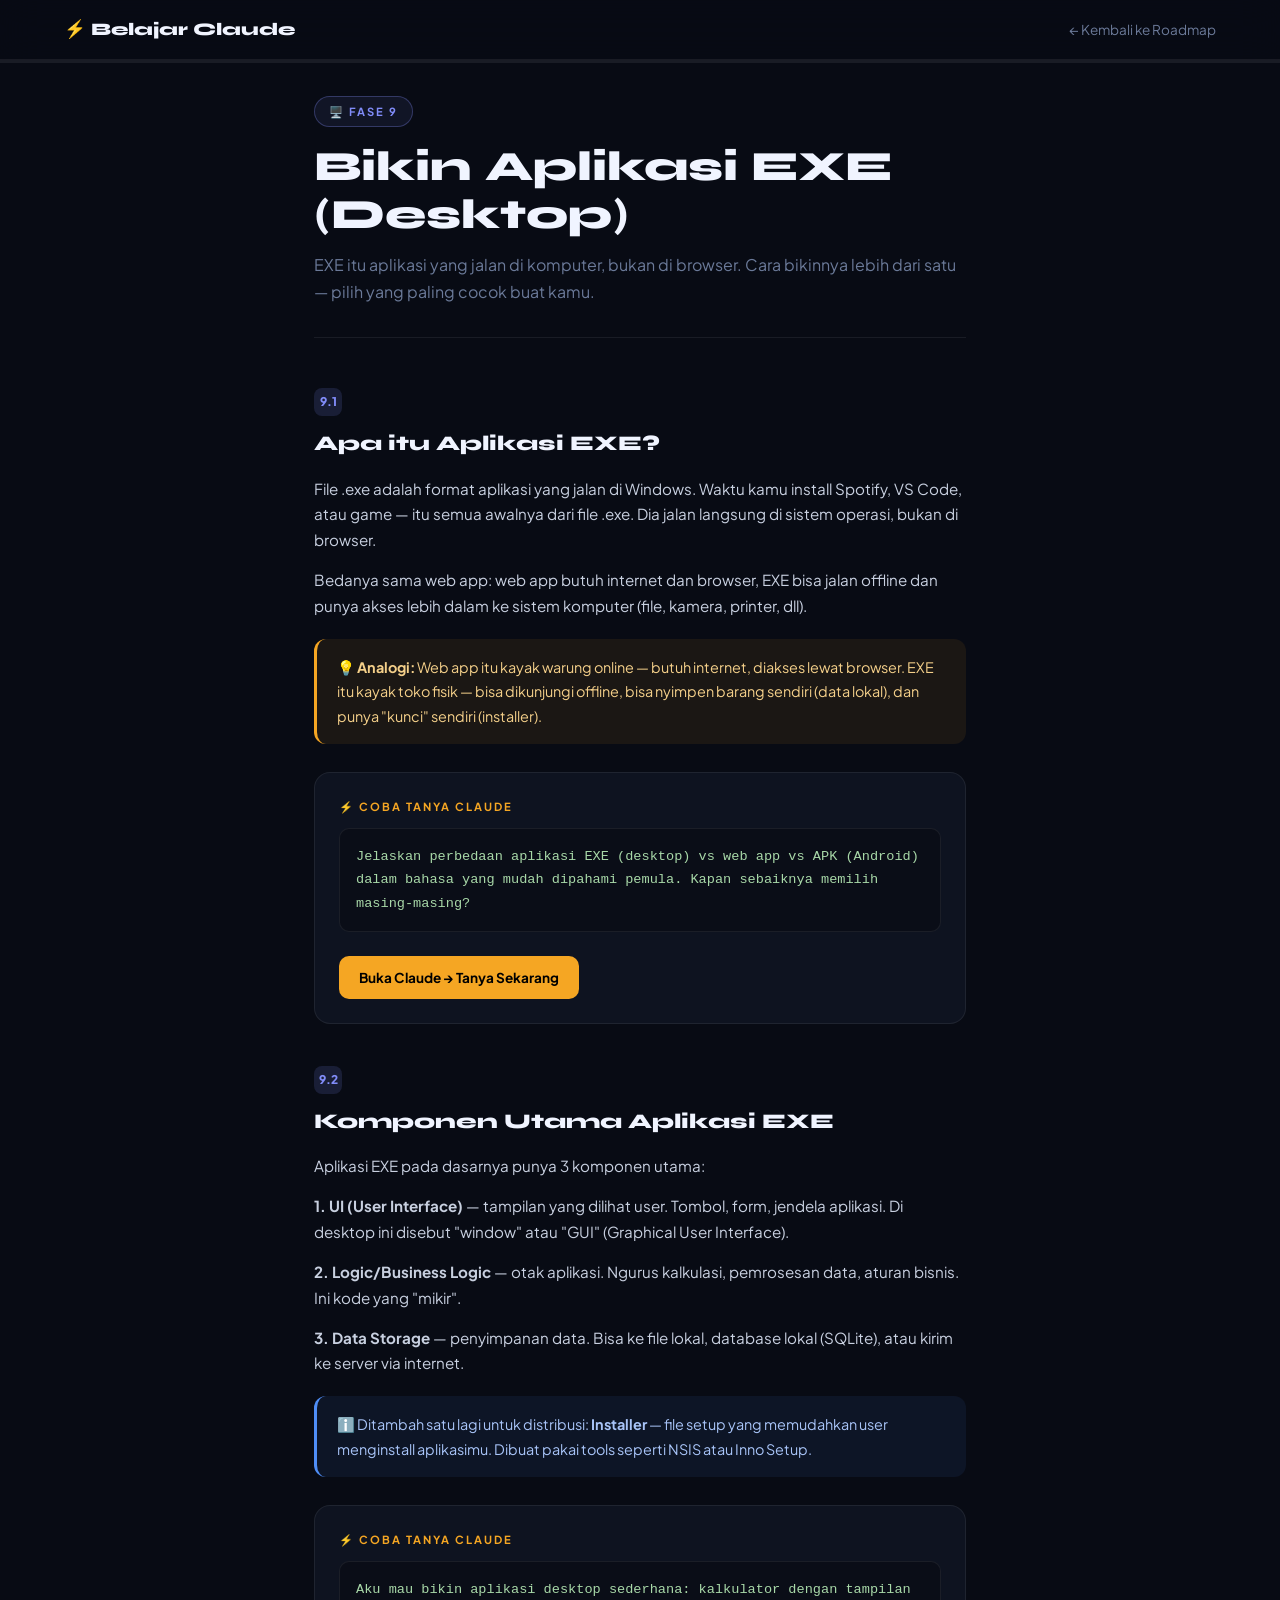
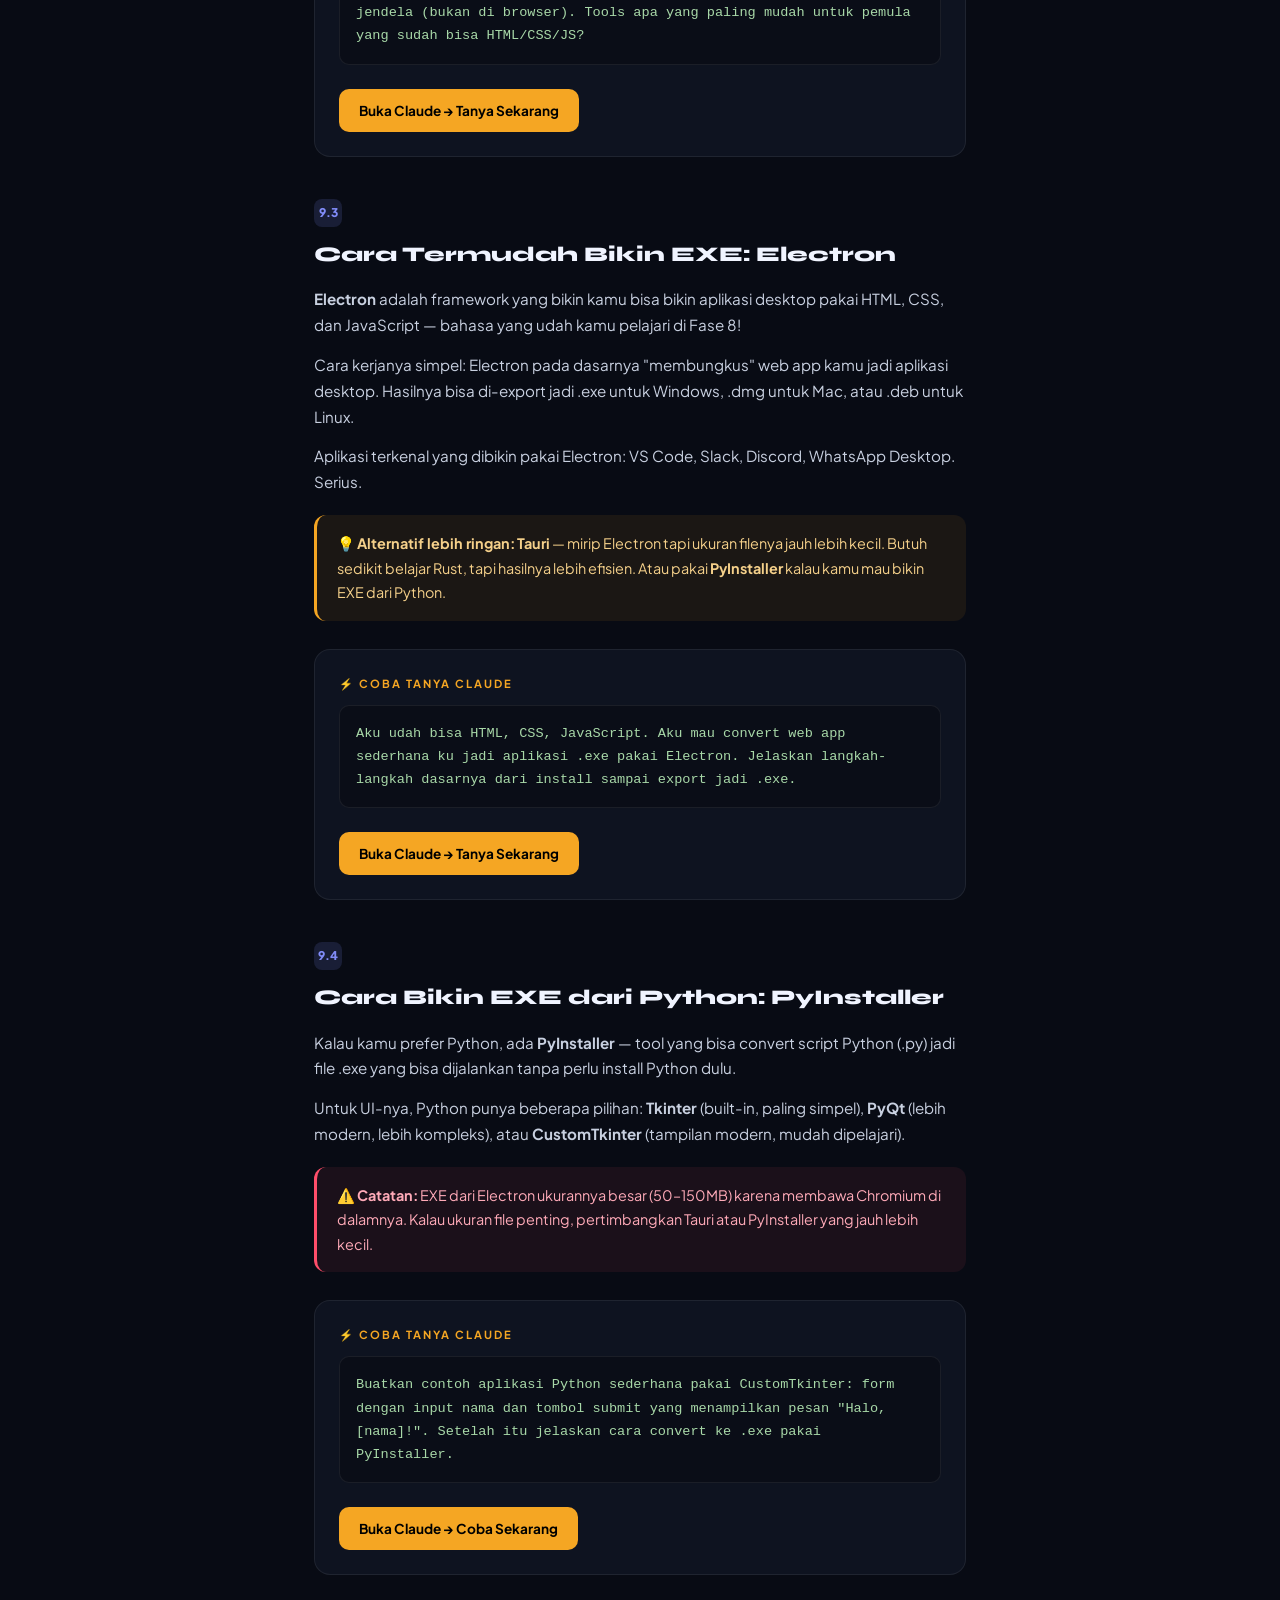
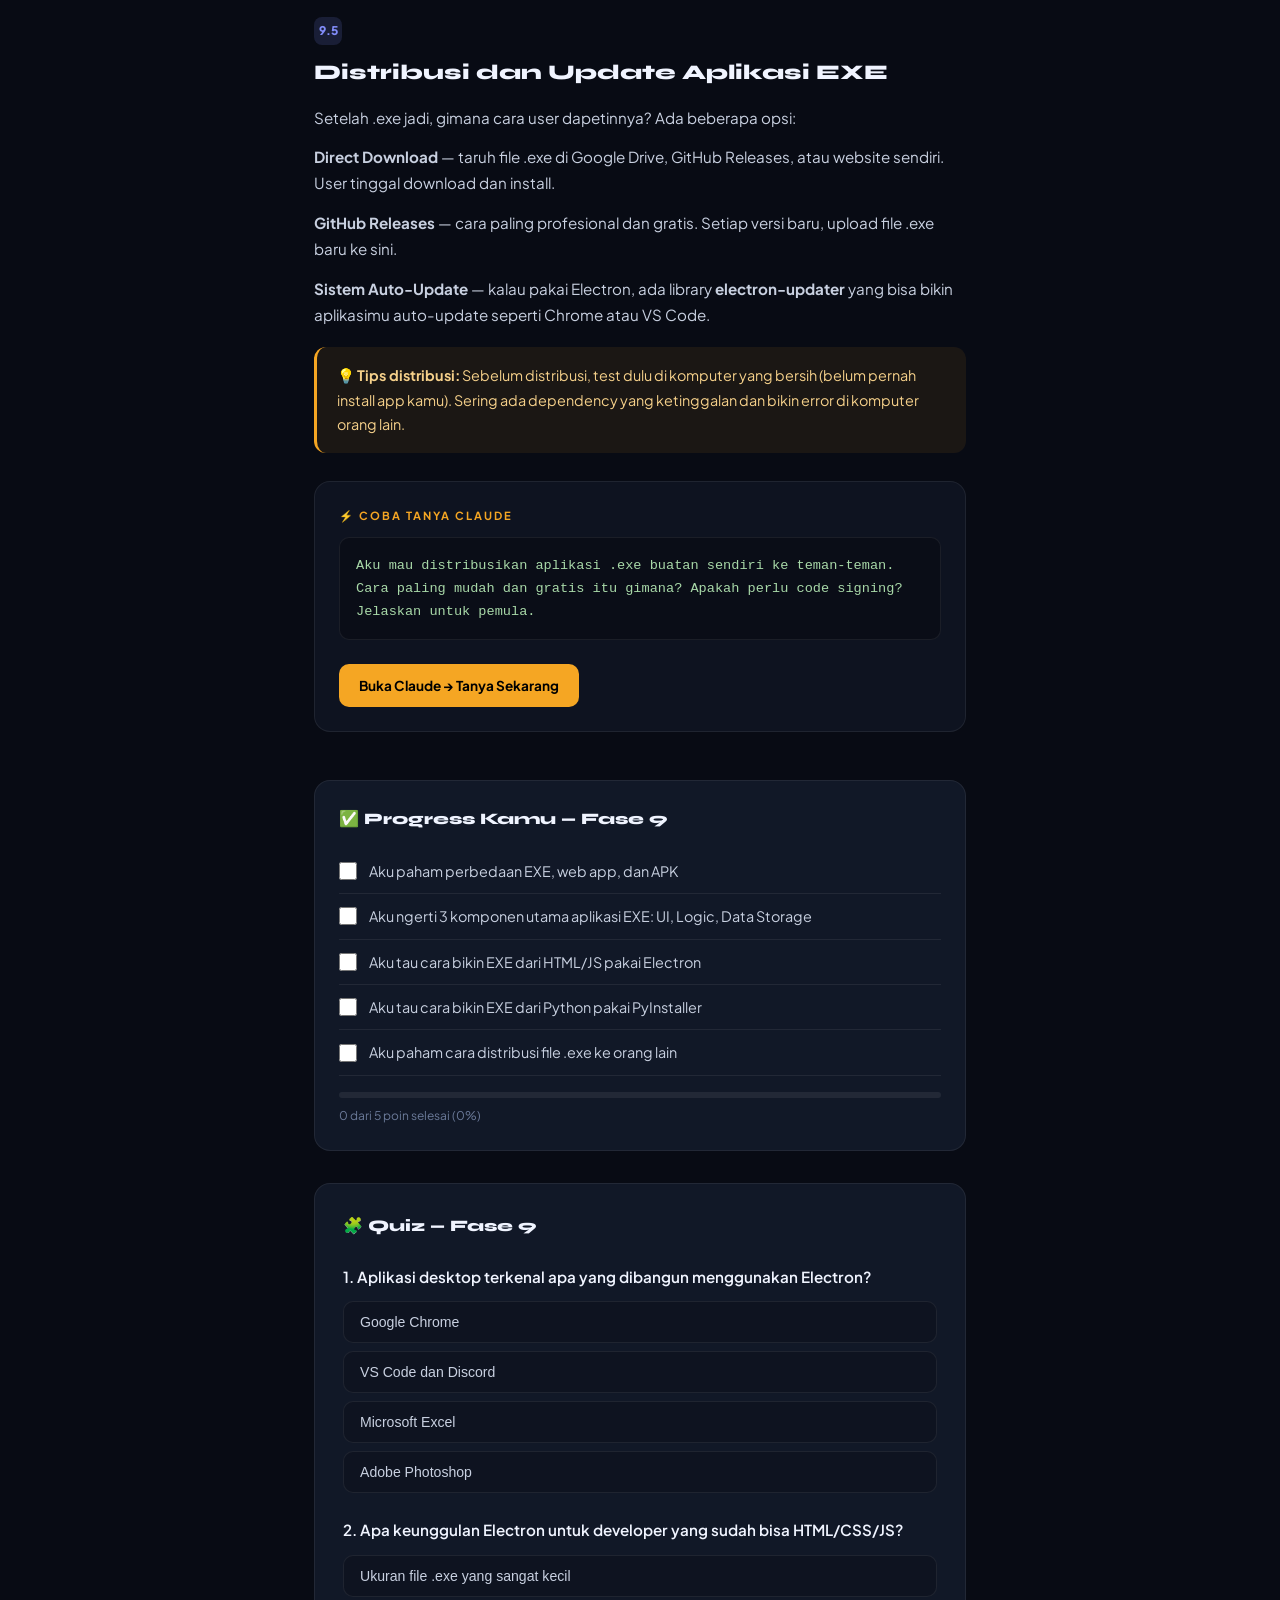
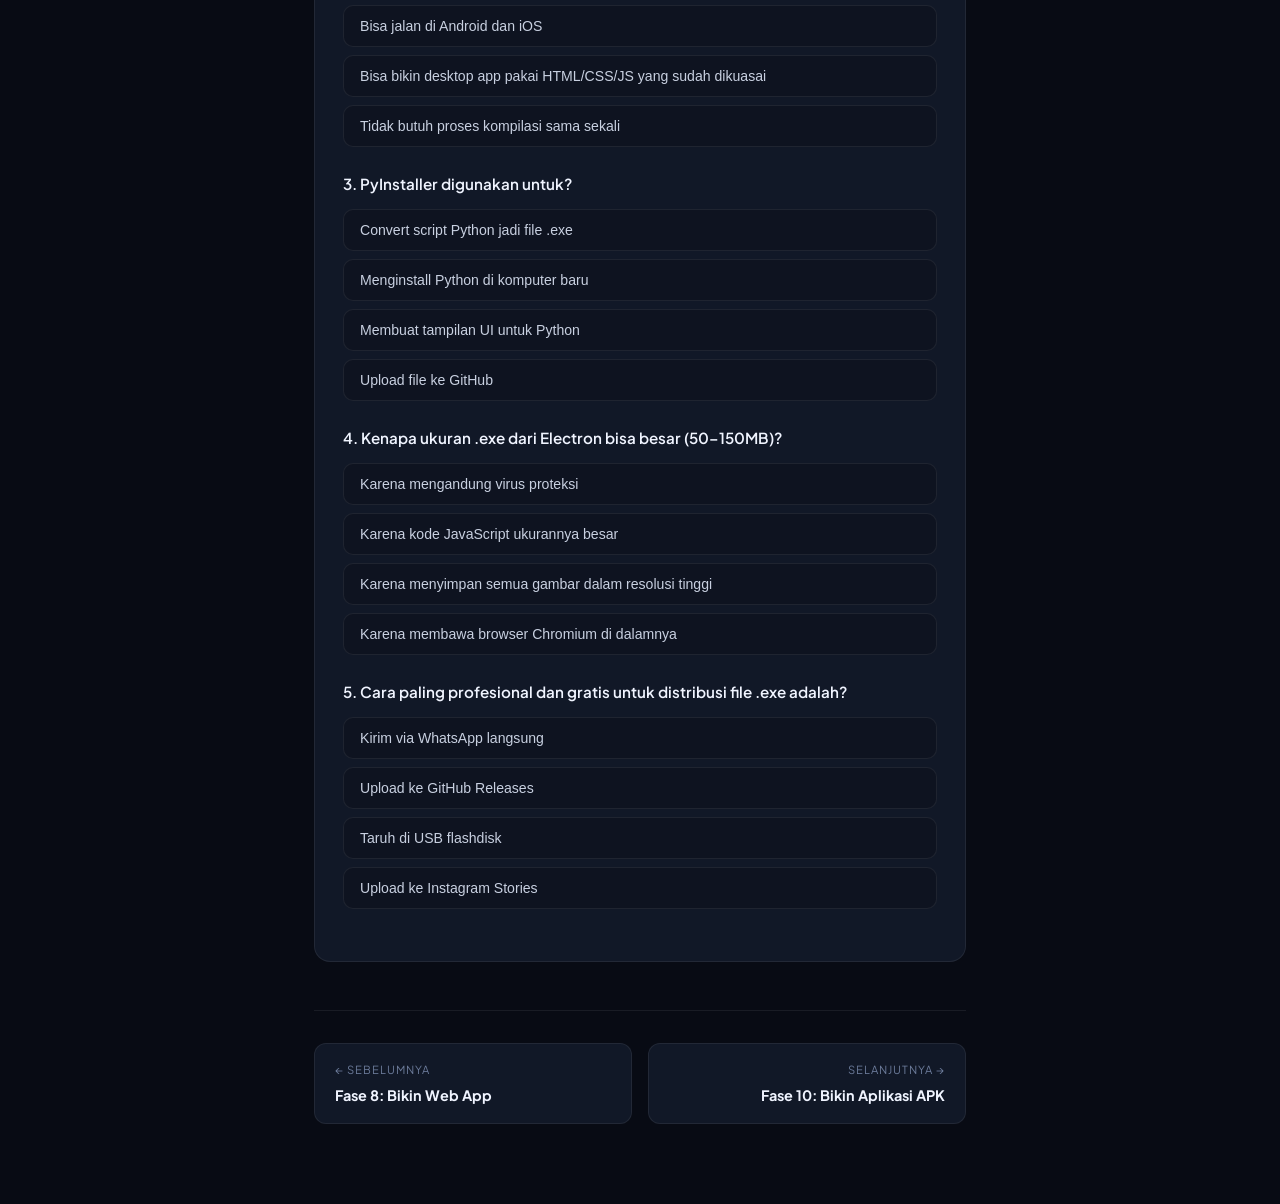
<file: fase-9.html>
<!DOCTYPE html>
<html lang="id">
<head>
  <meta charset="UTF-8"/>
  <meta name="viewport" content="width=device-width, initial-scale=1.0"/>
  <title>Fase 9: Bikin Aplikasi EXE — Belajar Claude</title>
  <link rel="preconnect" href="https://fonts.googleapis.com">
  <link href="https://fonts.googleapis.com/css2?family=Syne:wght@700;800&family=Plus+Jakarta+Sans:wght@400;500;600;700&display=swap" rel="stylesheet">
  <link rel="stylesheet" href="style.css">
  <style>:root { --fase-color: #818cf8; }</style>
</head>
<body data-fase="fase9">
  <nav>
    <a href="index.html" class="logo">⚡ Belajar Claude</a>
    <a href="index.html" class="nav-back">← Kembali ke Roadmap</a>
  </nav>
  <div class="top-progress"><div class="top-progress-fill"></div></div>
  <div class="page-wrap">

    <div class="fase-header">
      <div class="fase-badge" style="color:#818cf8;border-color:rgba(129,140,248,0.3);background:rgba(129,140,248,0.08)">🖥️ FASE 9</div>
      <h1 class="fase-title">Bikin Aplikasi EXE (Desktop)</h1>
      <p class="fase-sub">EXE itu aplikasi yang jalan di komputer, bukan di browser. Cara bikinnya lebih dari satu — pilih yang paling cocok buat kamu.</p>
    </div>

    <div class="materi-section">
      <div class="materi-num" style="background:rgba(129,140,248,0.15);color:#818cf8">9.1</div>
      <h2>Apa itu Aplikasi EXE?</h2>
      <p>File .exe adalah format aplikasi yang jalan di Windows. Waktu kamu install Spotify, VS Code, atau game — itu semua awalnya dari file .exe. Dia jalan langsung di sistem operasi, bukan di browser.</p>
      <p>Bedanya sama web app: web app butuh internet dan browser, EXE bisa jalan offline dan punya akses lebih dalam ke sistem komputer (file, kamera, printer, dll).</p>
      <div class="callout tip">💡 <strong>Analogi:</strong> Web app itu kayak warung online — butuh internet, diakses lewat browser. EXE itu kayak toko fisik — bisa dikunjungi offline, bisa nyimpen barang sendiri (data lokal), dan punya "kunci" sendiri (installer).</div>
      <div class="praktek-box">
        <div class="praktek-label">⚡ Coba Tanya Claude</div>
        <pre>Jelaskan perbedaan aplikasi EXE (desktop) vs web app vs APK (Android) dalam bahasa yang mudah dipahami pemula. Kapan sebaiknya memilih masing-masing?</pre>
        <a href="https://claude.ai" target="_blank" class="btn-coba">Buka Claude → Tanya Sekarang</a>
      </div>
    </div>

    <div class="materi-section">
      <div class="materi-num" style="background:rgba(129,140,248,0.15);color:#818cf8">9.2</div>
      <h2>Komponen Utama Aplikasi EXE</h2>
      <p>Aplikasi EXE pada dasarnya punya 3 komponen utama:</p>
      <p><strong>1. UI (User Interface)</strong> — tampilan yang dilihat user. Tombol, form, jendela aplikasi. Di desktop ini disebut "window" atau "GUI" (Graphical User Interface).</p>
      <p><strong>2. Logic/Business Logic</strong> — otak aplikasi. Ngurus kalkulasi, pemrosesan data, aturan bisnis. Ini kode yang "mikir".</p>
      <p><strong>3. Data Storage</strong> — penyimpanan data. Bisa ke file lokal, database lokal (SQLite), atau kirim ke server via internet.</p>
      <div class="callout info">ℹ️ Ditambah satu lagi untuk distribusi: <strong>Installer</strong> — file setup yang memudahkan user menginstall aplikasimu. Dibuat pakai tools seperti NSIS atau Inno Setup.</div>
      <div class="praktek-box">
        <div class="praktek-label">⚡ Coba Tanya Claude</div>
        <pre>Aku mau bikin aplikasi desktop sederhana: kalkulator dengan tampilan jendela (bukan di browser). Tools apa yang paling mudah untuk pemula yang sudah bisa HTML/CSS/JS?</pre>
        <a href="https://claude.ai" target="_blank" class="btn-coba">Buka Claude → Tanya Sekarang</a>
      </div>
    </div>

    <div class="materi-section">
      <div class="materi-num" style="background:rgba(129,140,248,0.15);color:#818cf8">9.3</div>
      <h2>Cara Termudah Bikin EXE: Electron</h2>
      <p><strong>Electron</strong> adalah framework yang bikin kamu bisa bikin aplikasi desktop pakai HTML, CSS, dan JavaScript — bahasa yang udah kamu pelajari di Fase 8!</p>
      <p>Cara kerjanya simpel: Electron pada dasarnya "membungkus" web app kamu jadi aplikasi desktop. Hasilnya bisa di-export jadi .exe untuk Windows, .dmg untuk Mac, atau .deb untuk Linux.</p>
      <p>Aplikasi terkenal yang dibikin pakai Electron: VS Code, Slack, Discord, WhatsApp Desktop. Serius.</p>
      <div class="callout tip">💡 <strong>Alternatif lebih ringan:</strong> <strong>Tauri</strong> — mirip Electron tapi ukuran filenya jauh lebih kecil. Butuh sedikit belajar Rust, tapi hasilnya lebih efisien. Atau pakai <strong>PyInstaller</strong> kalau kamu mau bikin EXE dari Python.</div>
      <div class="praktek-box">
        <div class="praktek-label">⚡ Coba Tanya Claude</div>
        <pre>Aku udah bisa HTML, CSS, JavaScript. Aku mau convert web app sederhana ku jadi aplikasi .exe pakai Electron. Jelaskan langkah-langkah dasarnya dari install sampai export jadi .exe.</pre>
        <a href="https://claude.ai" target="_blank" class="btn-coba">Buka Claude → Tanya Sekarang</a>
      </div>
    </div>

    <div class="materi-section">
      <div class="materi-num" style="background:rgba(129,140,248,0.15);color:#818cf8">9.4</div>
      <h2>Cara Bikin EXE dari Python: PyInstaller</h2>
      <p>Kalau kamu prefer Python, ada <strong>PyInstaller</strong> — tool yang bisa convert script Python (.py) jadi file .exe yang bisa dijalankan tanpa perlu install Python dulu.</p>
      <p>Untuk UI-nya, Python punya beberapa pilihan: <strong>Tkinter</strong> (built-in, paling simpel), <strong>PyQt</strong> (lebih modern, lebih kompleks), atau <strong>CustomTkinter</strong> (tampilan modern, mudah dipelajari).</p>
      <div class="callout warn">⚠️ <strong>Catatan:</strong> EXE dari Electron ukurannya besar (50–150MB) karena membawa Chromium di dalamnya. Kalau ukuran file penting, pertimbangkan Tauri atau PyInstaller yang jauh lebih kecil.</div>
      <div class="praktek-box">
        <div class="praktek-label">⚡ Coba Tanya Claude</div>
        <pre>Buatkan contoh aplikasi Python sederhana pakai CustomTkinter: form dengan input nama dan tombol submit yang menampilkan pesan "Halo, [nama]!". Setelah itu jelaskan cara convert ke .exe pakai PyInstaller.</pre>
        <a href="https://claude.ai" target="_blank" class="btn-coba">Buka Claude → Coba Sekarang</a>
      </div>
    </div>

    <div class="materi-section">
      <div class="materi-num" style="background:rgba(129,140,248,0.15);color:#818cf8">9.5</div>
      <h2>Distribusi dan Update Aplikasi EXE</h2>
      <p>Setelah .exe jadi, gimana cara user dapetinnya? Ada beberapa opsi:</p>
      <p><strong>Direct Download</strong> — taruh file .exe di Google Drive, GitHub Releases, atau website sendiri. User tinggal download dan install.</p>
      <p><strong>GitHub Releases</strong> — cara paling profesional dan gratis. Setiap versi baru, upload file .exe baru ke sini.</p>
      <p><strong>Sistem Auto-Update</strong> — kalau pakai Electron, ada library <strong>electron-updater</strong> yang bisa bikin aplikasimu auto-update seperti Chrome atau VS Code.</p>
      <div class="callout tip">💡 <strong>Tips distribusi:</strong> Sebelum distribusi, test dulu di komputer yang bersih (belum pernah install app kamu). Sering ada dependency yang ketinggalan dan bikin error di komputer orang lain.</div>
      <div class="praktek-box">
        <div class="praktek-label">⚡ Coba Tanya Claude</div>
        <pre>Aku mau distribusikan aplikasi .exe buatan sendiri ke teman-teman. Cara paling mudah dan gratis itu gimana? Apakah perlu code signing? Jelaskan untuk pemula.</pre>
        <a href="https://claude.ai" target="_blank" class="btn-coba">Buka Claude → Tanya Sekarang</a>
      </div>
    </div>

    <div class="checklist-wrap">
      <div class="checklist-title">✅ Progress Kamu — Fase 9</div>
      <div class="check-item"><input type="checkbox" id="c1"><label for="c1">Aku paham perbedaan EXE, web app, dan APK</label></div>
      <div class="check-item"><input type="checkbox" id="c2"><label for="c2">Aku ngerti 3 komponen utama aplikasi EXE: UI, Logic, Data Storage</label></div>
      <div class="check-item"><input type="checkbox" id="c3"><label for="c3">Aku tau cara bikin EXE dari HTML/JS pakai Electron</label></div>
      <div class="check-item"><input type="checkbox" id="c4"><label for="c4">Aku tau cara bikin EXE dari Python pakai PyInstaller</label></div>
      <div class="check-item"><input type="checkbox" id="c5"><label for="c5">Aku paham cara distribusi file .exe ke orang lain</label></div>
      <div class="progress-bar-wrap"><div class="progress-bar-fill"></div></div>
      <div class="progress-text">0 dari 5 poin selesai</div>
    </div>

    <div class="quiz-wrap">
      <div class="quiz-title">🧩 Quiz — Fase 9</div>
      <div class="quiz-q" data-correct="1">
        <p>1. Aplikasi desktop terkenal apa yang dibangun menggunakan Electron?</p>
        <div class="quiz-options">
          <button class="quiz-opt">Google Chrome</button>
          <button class="quiz-opt">VS Code dan Discord</button>
          <button class="quiz-opt">Microsoft Excel</button>
          <button class="quiz-opt">Adobe Photoshop</button>
        </div>
      </div>
      <div class="quiz-q" data-correct="2">
        <p>2. Apa keunggulan Electron untuk developer yang sudah bisa HTML/CSS/JS?</p>
        <div class="quiz-options">
          <button class="quiz-opt">Ukuran file .exe yang sangat kecil</button>
          <button class="quiz-opt">Bisa jalan di Android dan iOS</button>
          <button class="quiz-opt">Bisa bikin desktop app pakai HTML/CSS/JS yang sudah dikuasai</button>
          <button class="quiz-opt">Tidak butuh proses kompilasi sama sekali</button>
        </div>
      </div>
      <div class="quiz-q" data-correct="0">
        <p>3. PyInstaller digunakan untuk?</p>
        <div class="quiz-options">
          <button class="quiz-opt">Convert script Python jadi file .exe</button>
          <button class="quiz-opt">Menginstall Python di komputer baru</button>
          <button class="quiz-opt">Membuat tampilan UI untuk Python</button>
          <button class="quiz-opt">Upload file ke GitHub</button>
        </div>
      </div>
      <div class="quiz-q" data-correct="3">
        <p>4. Kenapa ukuran .exe dari Electron bisa besar (50–150MB)?</p>
        <div class="quiz-options">
          <button class="quiz-opt">Karena mengandung virus proteksi</button>
          <button class="quiz-opt">Karena kode JavaScript ukurannya besar</button>
          <button class="quiz-opt">Karena menyimpan semua gambar dalam resolusi tinggi</button>
          <button class="quiz-opt">Karena membawa browser Chromium di dalamnya</button>
        </div>
      </div>
      <div class="quiz-q" data-correct="1">
        <p>5. Cara paling profesional dan gratis untuk distribusi file .exe adalah?</p>
        <div class="quiz-options">
          <button class="quiz-opt">Kirim via WhatsApp langsung</button>
          <button class="quiz-opt">Upload ke GitHub Releases</button>
          <button class="quiz-opt">Taruh di USB flashdisk</button>
          <button class="quiz-opt">Upload ke Instagram Stories</button>
        </div>
      </div>
      <div class="quiz-result"><div class="quiz-score"></div><div class="quiz-msg"></div></div>
    </div>

    <div class="fase-nav">
      <a href="fase-8.html"><span class="fn-label">← Sebelumnya</span><span class="fn-title">Fase 8: Bikin Web App</span></a>
      <a href="fase-10.html" class="fn-next"><span class="fn-label">Selanjutnya →</span><span class="fn-title">Fase 10: Bikin Aplikasi APK</span></a>
    </div>

  </div>
  <script src="main.js"></script>
</body>
</html>
</file>
<file: style.css>
/* =============================================
   BELAJAR CLAUDE — Global Stylesheet
   Dipakai oleh semua halaman fase
   ============================================= */

*, *::before, *::after { box-sizing: border-box; margin: 0; padding: 0; }

:root {
  --bg:      #080b14;
  --bg2:     #0e1320;
  --card:    #111827;
  --border:  rgba(255,255,255,0.07);
  --text:    #f0f4ff;
  --muted:   #6b7a99;
  --accent:  #f5a623;

  /* Warna tiap fase */
  --fase1: #FF6B35;
  --fase2: #a259ff;
  --fase3: #22c97a;
  --fase4: #4f8ef7;
  --fase5: #ff4e6a;
  --fase6: #f5a623;
}

html { scroll-behavior: smooth; }

body {
  background: var(--bg);
  color: var(--text);
  font-family: 'Plus Jakarta Sans', sans-serif;
  line-height: 1.7;
  overflow-x: hidden;
}

/* ── NAVBAR ── */
nav {
  position: fixed;
  top: 0; left: 0; right: 0;
  z-index: 100;
  height: 60px;
  padding: 0 5%;
  display: flex;
  align-items: center;
  justify-content: space-between;
  background: rgba(8,11,20,0.9);
  backdrop-filter: blur(20px);
  border-bottom: 1px solid var(--border);
}

.logo {
  font-family: 'Syne', sans-serif;
  font-weight: 800;
  font-size: 1.1rem;
  color: var(--text);
  text-decoration: none;
}

.nav-back {
  color: var(--muted);
  text-decoration: none;
  font-size: 0.85rem;
  display: flex;
  align-items: center;
  gap: 6px;
  transition: color 0.2s;
}
.nav-back:hover { color: var(--text); }

/* ── PROGRESS BAR ATAS ── */
.top-progress {
  position: fixed;
  top: 60px; left: 0; right: 0;
  z-index: 99;
  height: 3px;
  background: var(--border);
}
.top-progress-fill {
  height: 100%;
  background: var(--fase-color, var(--accent));
  width: 0%;
  transition: width 0.3s ease;
  border-radius: 0 2px 2px 0;
}

/* ── LAYOUT UTAMA ── */
.page-wrap {
  max-width: 780px;
  margin: 0 auto;
  padding: 96px 5% 80px;
}

/* ── FASE HEADER ── */
.fase-header {
  margin-bottom: 48px;
  padding-bottom: 32px;
  border-bottom: 1px solid var(--border);
}

.fase-badge {
  display: inline-flex;
  align-items: center;
  gap: 8px;
  font-size: 0.7rem;
  font-weight: 700;
  letter-spacing: 2px;
  text-transform: uppercase;
  padding: 5px 14px;
  border-radius: 20px;
  margin-bottom: 16px;
  border: 1px solid;
}

.fase-title {
  font-family: 'Syne', sans-serif;
  font-size: clamp(1.8rem, 4vw, 2.6rem);
  font-weight: 800;
  line-height: 1.15;
  margin-bottom: 12px;
}

.fase-sub {
  color: var(--muted);
  font-size: 1rem;
}

/* ── MATERI SECTION ── */
.materi-section {
  margin-bottom: 40px;
}

.materi-num {
  display: inline-flex;
  align-items: center;
  justify-content: center;
  width: 28px; height: 28px;
  border-radius: 8px;
  font-size: 0.75rem;
  font-weight: 800;
  margin-bottom: 10px;
}

.materi-section h2 {
  font-family: 'Syne', sans-serif;
  font-size: 1.3rem;
  font-weight: 800;
  margin-bottom: 14px;
}

.materi-section p {
  color: #c8d0e0;
  margin-bottom: 14px;
  font-size: 0.95rem;
}

/* ── CALLOUT BOX ── */
.callout {
  border-radius: 12px;
  padding: 16px 20px;
  margin: 20px 0;
  font-size: 0.9rem;
  border-left: 3px solid;
}
.callout.info  { background: rgba(79,142,247,0.08); border-color: #4f8ef7; color: #a8c4f8; }
.callout.tip   { background: rgba(245,166,35,0.08); border-color: var(--accent); color: #f5d08a; }
.callout.warn  { background: rgba(255,78,106,0.08); border-color: #ff4e6a; color: #ffaab8; }

/* ── PRAKTEK BOX ── */
.praktek-box {
  background: var(--bg2);
  border: 1px solid var(--border);
  border-radius: 16px;
  padding: 24px;
  margin: 28px 0;
}

.praktek-label {
  font-size: 0.7rem;
  font-weight: 700;
  letter-spacing: 2px;
  text-transform: uppercase;
  color: var(--accent);
  margin-bottom: 10px;
}

.praktek-box pre {
  background: #0a0d17;
  border: 1px solid var(--border);
  border-radius: 10px;
  padding: 16px;
  font-size: 0.85rem;
  color: #a8d8a8;
  overflow-x: auto;
  margin: 12px 0;
  white-space: pre-wrap;
}

.btn-coba {
  display: inline-flex;
  align-items: center;
  gap: 8px;
  background: var(--accent);
  color: #000;
  font-weight: 700;
  font-size: 0.85rem;
  padding: 10px 20px;
  border-radius: 10px;
  text-decoration: none;
  margin-top: 12px;
  transition: opacity 0.2s, transform 0.2s;
}
.btn-coba:hover { opacity: 0.85; transform: translateY(-1px); }

/* ── CHECKLIST PROGRESS ── */
.checklist-wrap {
  background: var(--card);
  border: 1px solid var(--border);
  border-radius: 16px;
  padding: 24px;
  margin: 48px 0 32px;
}

.checklist-title {
  font-family: 'Syne', sans-serif;
  font-weight: 800;
  font-size: 1rem;
  margin-bottom: 16px;
}

.check-item {
  display: flex;
  align-items: center;
  gap: 12px;
  padding: 10px 0;
  border-bottom: 1px solid var(--border);
  cursor: pointer;
  transition: opacity 0.2s;
}
.check-item:last-child { border-bottom: none; }

.check-item input[type="checkbox"] {
  width: 18px; height: 18px;
  accent-color: var(--fase-color, var(--accent));
  cursor: pointer;
  flex-shrink: 0;
}

.check-item label {
  font-size: 0.9rem;
  color: #c8d0e0;
  cursor: pointer;
  transition: color 0.2s;
}

.check-item.done label {
  color: var(--muted);
  text-decoration: line-through;
}

.progress-bar-wrap {
  height: 6px;
  background: var(--border);
  border-radius: 4px;
  margin-top: 16px;
  overflow: hidden;
}

.progress-bar-fill {
  height: 100%;
  border-radius: 4px;
  background: var(--fase-color, var(--accent));
  width: 0%;
  transition: width 0.4s ease;
}

.progress-text {
  font-size: 0.75rem;
  color: var(--muted);
  margin-top: 8px;
}

/* ── QUIZ ── */
.quiz-wrap {
  background: var(--card);
  border: 1px solid var(--border);
  border-radius: 16px;
  padding: 28px;
  margin: 32px 0;
}

.quiz-title {
  font-family: 'Syne', sans-serif;
  font-weight: 800;
  font-size: 1rem;
  margin-bottom: 24px;
}

.quiz-q {
  margin-bottom: 24px;
}

.quiz-q p {
  font-weight: 600;
  font-size: 0.95rem;
  margin-bottom: 12px;
  color: var(--text);
}

.quiz-options {
  display: flex;
  flex-direction: column;
  gap: 8px;
}

.quiz-opt {
  background: var(--bg2);
  border: 1px solid var(--border);
  border-radius: 10px;
  padding: 12px 16px;
  font-size: 0.88rem;
  color: #c8d0e0;
  cursor: pointer;
  text-align: left;
  transition: border-color 0.2s, background 0.2s;
  width: 100%;
}
.quiz-opt:hover { border-color: rgba(255,255,255,0.15); background: rgba(255,255,255,0.03); }
.quiz-opt.correct,
.quiz-opt.correct:disabled {
  border-color: #22c97a !important;
  background: rgba(34,201,122,0.12) !important;
  color: #22c97a !important;
  opacity: 1 !important;
}
.quiz-opt.wrong,
.quiz-opt.wrong:disabled {
  border-color: #ff4e6a !important;
  background: rgba(255,78,106,0.12) !important;
  color: #ff4e6a !important;
  opacity: 1 !important;
}
.quiz-opt:disabled {
  opacity: 0.45;
  cursor: not-allowed;
}

.quiz-result {
  display: none;
  text-align: center;
  padding: 20px;
  border-radius: 12px;
  background: var(--bg2);
  margin-top: 16px;
}
.quiz-result.show { display: block; }
.quiz-score { font-family: 'Syne', sans-serif; font-size: 2rem; font-weight: 800; }
.quiz-msg { color: var(--muted); font-size: 0.9rem; margin-top: 6px; }

/* ── NAVIGASI ANTAR FASE ── */
.fase-nav {
  display: flex;
  justify-content: space-between;
  gap: 16px;
  margin-top: 48px;
  padding-top: 32px;
  border-top: 1px solid var(--border);
}

.fase-nav a {
  display: flex;
  flex-direction: column;
  gap: 4px;
  background: var(--card);
  border: 1px solid var(--border);
  border-radius: 12px;
  padding: 16px 20px;
  text-decoration: none;
  color: var(--text);
  flex: 1;
  transition: border-color 0.2s;
}
.fase-nav a:hover { border-color: rgba(255,255,255,0.15); }
.fase-nav .fn-label { font-size: 0.7rem; color: var(--muted); text-transform: uppercase; letter-spacing: 1px; }
.fase-nav .fn-title { font-weight: 700; font-size: 0.9rem; }
.fase-nav .fn-next { text-align: right; }
</file>
